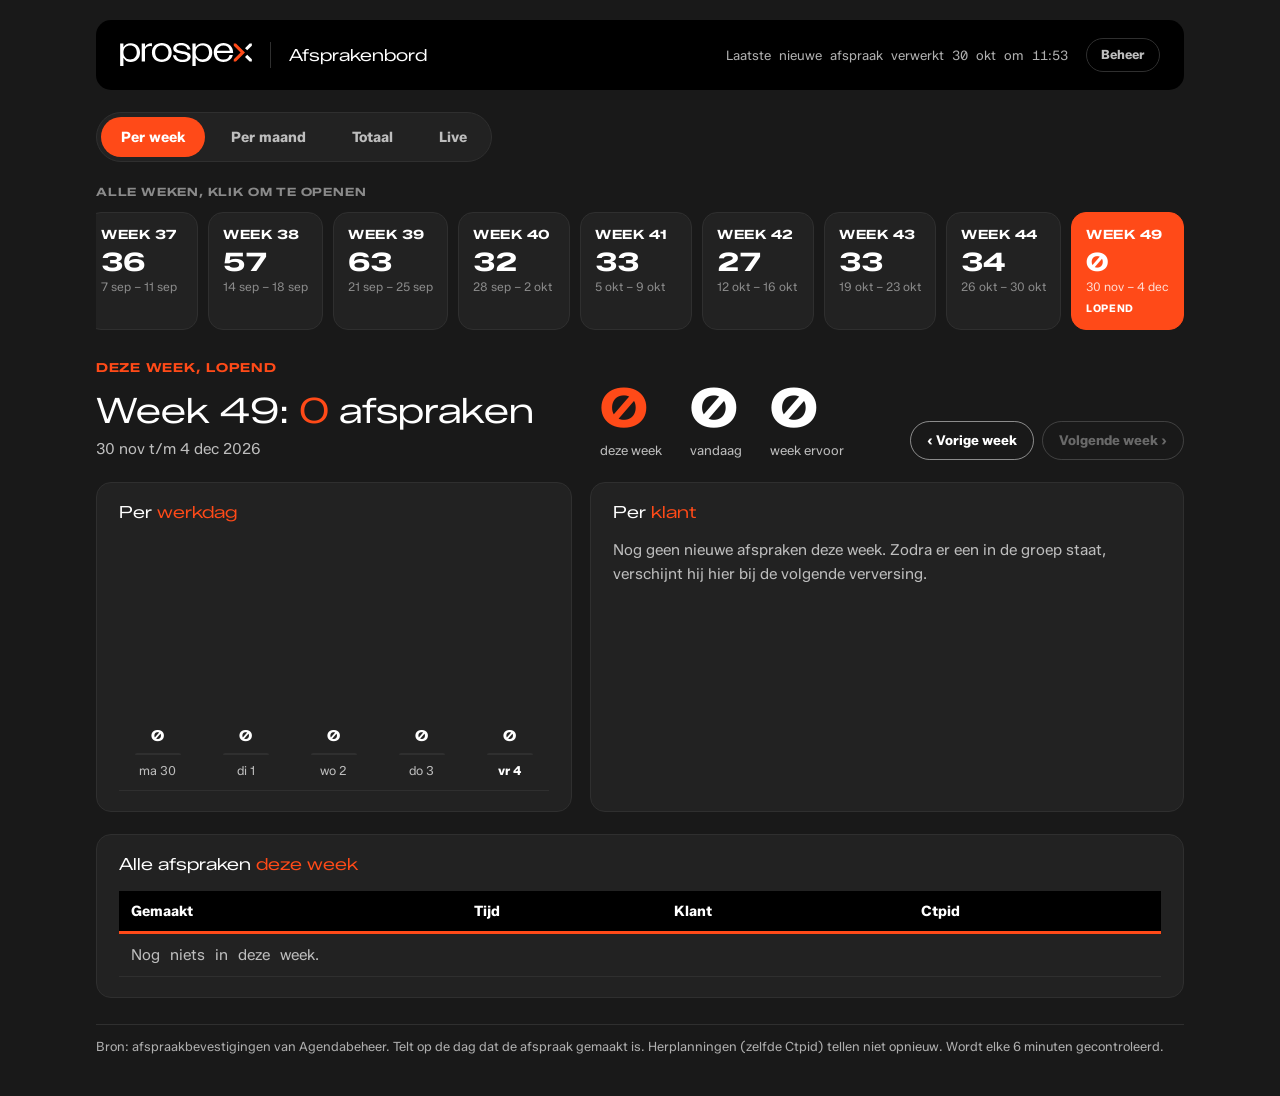
<file: index.html>
<!doctype html><html lang="nl"><head><meta charset="utf-8"><meta name="viewport" content="width=device-width,initial-scale=1,viewport-fit=cover"><meta name="robots" content="noindex,nofollow"><meta http-equiv="refresh" content="300"><title>Afsprakenbord Prospex</title>
<style>
/* ============================================================================
   Prospex Design System v1.0 (2026-09-29)
   Self-contained huisstijl voor alles wat Claude voor Prospex maakt: rapporten,
   one-pagers, dashboards, panelen, landingspagina's. Logo zit ingebakken als SVG.
   Gebruik: zet de VOLLEDIGE inhoud van dit bestand inline in een <style> in de
   <head>, zet class="prospex" op de <body> (licht, voor documenten en print) of
   class="prospex prospex-dark" (donker, de look van prospex.nl).
   Herkomst van elke waarde: live site www.prospex.nl, uitgelezen 2026-09-29.
   Fonts: koppen in Owners Wide (Adobe Fonts, via jullie eigen Adobe-licentie),
   tekst in Zalando Sans (open licentie). Staat Owners Wide niet op de machine,
   dan valt de kop terug op Zalando Sans Expanded (open licentie, Google Fonts).
   ============================================================================ */
@import url('https://fonts.googleapis.com/css2?family=Zalando+Sans:ital,wght@0,400;0,700;1,400&family=Zalando+Sans+Expanded:wght@400;700;900&display=swap');

:root{
  --prospex-oranje:#FF4A18;
  --prospex-oranje-diep:#E43100;
  --prospex-oranje-licht:#FF724B;
  --prospex-oranje-tint:#FFE7DF;
  --prospex-zwart:#000000;
  --prospex-antraciet:#191919;
  --prospex-antraciet-2:#222222;
  --prospex-antraciet-3:#2F2F2F;
  --prospex-wit:#FFFFFF;
  --prospex-creme:#FDF0E1;
  --prospex-perzik:#FAD8B1;
  --prospex-inkt:#131313;
  --prospex-grijs:#3F3F3F;
  --prospex-grijs-licht:#AFAFAF;
  --prospex-lijn:#E6E6E6;
  --prospex-lijn-donker:#2F2F2F;
  --prospex-status-goed:#00A6A6;
  --prospex-status-aandacht:#F2C200;
  --prospex-status-risico:#D4148C;
  --prospex-font-kop:'Owners Wide','owners-wide','Zalando Sans Expanded','Arial Black',sans-serif;
  --prospex-font-body:'Zalando Sans','Owners','owners',system-ui,-apple-system,'Segoe UI',sans-serif;
  --prospex-radius:15px;
  --prospex-radius-groot:20px;
  --prospex-radius-klein:5px;
  --prospex-radius-pil:999px;
  --prospex-schaduw:0 1px 2px rgba(0,0,0,.06),0 8px 24px rgba(0,0,0,.08);
  --prospex-gloed:0 12px 36px rgba(255,74,24,.28);
}

/* ---------- Basis (licht: documenten, rapporten, print) ---------- */
body.prospex,.prospex{font-family:var(--prospex-font-body);color:var(--prospex-inkt);background:var(--prospex-wit);font-size:16px;line-height:1.55;-webkit-font-smoothing:antialiased;}
.prospex h1,.prospex h2,.prospex h3,.prospex h4{font-family:var(--prospex-font-kop);font-weight:400;line-height:1.15;letter-spacing:0;color:inherit;margin:1.4em 0 .5em;}
.prospex h1{font-size:2.1rem;}
.prospex h2{font-size:1.5rem;}
.prospex h3{font-size:1.15rem;}
.prospex h4{font-size:1rem;font-weight:700;}
.prospex h1 em,.prospex h2 em,.prospex h3 em,.prospex .prospex-display em{color:var(--prospex-oranje);font-style:normal;}
.prospex strong{font-weight:700;}
.prospex a{color:var(--prospex-oranje-diep);text-underline-offset:2px;}
.prospex code{font-family:ui-monospace,Menlo,monospace;font-size:.88em;background:var(--prospex-creme);padding:1px 5px;border-radius:var(--prospex-radius-klein);}
.prospex hr{border:0;border-top:1px solid var(--prospex-lijn);margin:2rem 0;}

/* ---------- Donker (de look van prospex.nl: panelen, dashboards, hero-pagina's) ---------- */
.prospex-dark,body.prospex.prospex-dark{background:var(--prospex-antraciet);color:var(--prospex-wit);}
.prospex-dark a{color:var(--prospex-oranje-licht);}
.prospex-dark code{background:var(--prospex-antraciet-3);color:#fff;}
.prospex-dark hr{border-top-color:var(--prospex-lijn-donker);}

/* ---------- Logo (SVG ingebakken) ---------- */
/* .prospex-logo = zwart woordmerk voor lichte achtergrond; .is-white = wit woordmerk voor donker.
   De chevron (de X) is altijd oranje. Nooit het favicon als logo gebruiken. */
.prospex-logo{display:inline-block;width:132px;height:24px;background:url([data-uri]) no-repeat left center;background-size:contain;vertical-align:middle;}
.prospex-logo.is-white,.prospex-dark .prospex-logo:not(.is-black){background-image:url([data-uri]);}
.prospex-logo.is-large{width:220px;height:39px;}

/* ---------- Header en footer ---------- */
.prospex-header{display:flex;align-items:center;gap:18px;padding:18px 24px;background:var(--prospex-zwart);color:#fff;border-radius:var(--prospex-radius);}
.prospex-header .prospex-logo{background-image:url([data-uri]);}
.prospex-header .prospex-title{font-family:var(--prospex-font-kop);font-size:1.05rem;margin:0;color:#fff;padding-left:18px;border-left:1px solid var(--prospex-lijn-donker);}
.prospex-header .prospex-meta{margin-left:auto;font-size:.82rem;color:var(--prospex-grijs-licht);text-align:right;}
.prospex-footer{margin-top:36px;padding-top:12px;border-top:1px solid var(--prospex-lijn);font-size:.8rem;color:var(--prospex-grijs);display:flex;gap:12px;align-items:center;}
.prospex-dark .prospex-footer{border-top-color:var(--prospex-lijn-donker);color:var(--prospex-grijs-licht);}

/* ---------- Display, eyebrow, cijfers ---------- */
.prospex .prospex-display{font-family:var(--prospex-font-kop);font-weight:700;text-transform:uppercase;font-size:clamp(2.2rem,5.5vw,4.4rem);line-height:1.02;margin:0 0 .35em;}
.prospex-eyebrow{display:block;font-family:var(--prospex-font-kop);font-weight:700;text-transform:uppercase;font-size:.78rem;letter-spacing:.06em;color:var(--prospex-oranje);margin:0 0 .8rem;}
.prospex-numeral{font-family:var(--prospex-font-kop);font-weight:700;font-size:clamp(2.4rem,6vw,4rem);line-height:1;color:var(--prospex-oranje);}
.prospex-stat{display:flex;flex-direction:column;gap:6px;}
.prospex-stat small{font-size:.9rem;color:inherit;opacity:.8;}

/* ---------- Opsomming met de chevron uit het logo ---------- */
.prospex ul.prospex-chevrons{list-style:none;padding-left:0;}
.prospex ul.prospex-chevrons li{position:relative;padding-left:22px;margin:.4em 0;}
.prospex ul.prospex-chevrons li::before{content:"";position:absolute;left:0;top:.38em;width:9px;height:14px;background:url([data-uri]) no-repeat center/contain;}

/* ---------- Knoppen (pil) ---------- */
.prospex-btn{box-sizing:border-box;display:inline-flex;align-items:center;justify-content:center;gap:.5em;font-family:var(--prospex-font-body);font-weight:700;font-size:.95rem;line-height:1;padding:14px 26px;border-radius:var(--prospex-radius-pil);border:1.5px solid transparent;cursor:pointer;text-decoration:none;transition:background .2s ease,color .2s ease,box-shadow .2s ease,transform .12s ease;}
.prospex-btn:hover{transform:translateY(-1px);}
.prospex-btn:focus-visible{outline:none;box-shadow:0 0 0 3px rgba(255,74,24,.4);}
.prospex-btn--primary{background:var(--prospex-oranje);color:#fff;}
.prospex-btn--primary:hover{background:var(--prospex-oranje-diep);color:#fff;box-shadow:var(--prospex-gloed);}
.prospex-btn--outline{background:transparent;color:var(--prospex-inkt);border-color:var(--prospex-inkt);}
.prospex-btn--outline:hover{background:var(--prospex-inkt);color:#fff;}
.prospex-dark .prospex-btn--outline{color:#fff;border-color:rgba(255,255,255,.7);}
.prospex-dark .prospex-btn--outline:hover{background:#fff;color:var(--prospex-zwart);}
.prospex-btn--ghost{background:transparent;color:var(--prospex-oranje-diep);}
.prospex-btn--ghost:hover{background:var(--prospex-oranje-tint);}
.prospex-btn[disabled],.prospex-btn.is-disabled{opacity:.45;pointer-events:none;}
/* Knoppen als <a>: de linkkleur mag niet winnen. */
.prospex a.prospex-btn{text-decoration:none;}
.prospex a.prospex-btn--primary,.prospex a.prospex-btn--primary:hover,.prospex-btn--primary:hover{color:#fff;}
.prospex a.prospex-btn--outline{color:var(--prospex-inkt);}
.prospex a.prospex-btn--outline:hover{color:#fff;}
.prospex a.prospex-btn--ghost{color:var(--prospex-oranje-diep);}
.prospex.prospex-dark a.prospex-btn--outline,.prospex .prospex-dark a.prospex-btn--outline,.prospex .prospex-hero a.prospex-btn--outline,.prospex-hero .prospex-btn--outline,.prospex .prospex-header a.prospex-btn--outline{color:#fff;border-color:rgba(255,255,255,.7);}
.prospex.prospex-dark a.prospex-btn--outline:hover,.prospex .prospex-dark a.prospex-btn--outline:hover,.prospex .prospex-hero a.prospex-btn--outline:hover,.prospex-hero .prospex-btn--outline:hover{background:#fff;color:var(--prospex-zwart);}
.prospex-hero code,.prospex-card--dark code,.prospex-header code{background:var(--prospex-antraciet-3);color:#fff;}

/* ---------- Badges ---------- */
.prospex-badge{display:inline-block;background:var(--prospex-oranje);color:#fff;border-radius:var(--prospex-radius-pil);padding:3px 11px;font-size:.74rem;font-weight:700;line-height:1.4;}
.prospex-badge--outline{background:transparent;color:var(--prospex-oranje-diep);border:1.5px solid var(--prospex-oranje);}
.prospex-badge--soft{background:var(--prospex-creme);color:var(--prospex-inkt);}
.prospex-badge--dark{background:var(--prospex-zwart);color:#fff;}
/* Status: altijd met tekstlabel, nooit alleen kleur. Oranje is merk, geen status. */
.prospex-status{display:inline-flex;align-items:center;gap:6px;border-radius:var(--prospex-radius-pil);padding:3px 11px;font-size:.74rem;font-weight:700;}
.prospex-status::before{content:"";width:8px;height:8px;border-radius:50%;background:currentColor;}
.prospex-status--goed{background:rgba(0,166,166,.14);color:#007A7A;}
.prospex-status--aandacht{background:rgba(242,194,0,.22);color:#6B5500;}
.prospex-status--risico{background:rgba(212,20,140,.13);color:#A00F69;}
.prospex-status--optioneel{background:rgba(0,0,0,.07);color:var(--prospex-grijs);}
.prospex-dark .prospex-status--goed{color:#3FD6D6;background:rgba(0,166,166,.22);}
.prospex-dark .prospex-status--aandacht{color:#FFD83D;background:rgba(242,194,0,.18);}
.prospex-dark .prospex-status--risico{color:#FF5CC0;background:rgba(212,20,140,.22);}
.prospex-dark .prospex-status--optioneel{color:#CFCFCF;background:rgba(255,255,255,.1);}

/* ---------- Kaarten ---------- */
.prospex-card{box-sizing:border-box;position:relative;background:var(--prospex-wit);border:1px solid var(--prospex-lijn);border-radius:var(--prospex-radius);padding:26px;box-shadow:var(--prospex-schaduw);}
.prospex-card--dark{background:var(--prospex-antraciet-2);border-color:var(--prospex-lijn-donker);color:#fff;box-shadow:none;}
.prospex-dark .prospex-card:not(.prospex-card--featured):not(.prospex-card--light){background:var(--prospex-antraciet-2);border-color:var(--prospex-lijn-donker);color:#fff;box-shadow:none;}
.prospex-card--featured{background:var(--prospex-oranje);border-color:transparent;color:#fff;box-shadow:var(--prospex-gloed);}
.prospex-card--featured h1,.prospex-card--featured h2,.prospex-card--featured h3,.prospex-card--featured em{color:#fff;}
.prospex-card--label{padding-top:52px;}
.prospex-card--label .prospex-card-label{position:absolute;top:0;left:0;background:var(--prospex-oranje);color:#fff;font-family:var(--prospex-font-kop);font-weight:700;text-transform:uppercase;font-size:.85rem;padding:8px 18px;border-radius:var(--prospex-radius) 0 var(--prospex-radius-groot) 0;}

/* ---------- Infopaneel ---------- */
.prospex-panel{box-sizing:border-box;background:var(--prospex-creme);border-left:4px solid var(--prospex-oranje);border-radius:var(--prospex-radius-klein);padding:16px 20px;color:var(--prospex-inkt);}
.prospex-dark .prospex-panel{background:var(--prospex-antraciet-3);color:#fff;}
.prospex-panel .prospex-eyebrow{margin-bottom:.4rem;}

/* ---------- Hero ---------- */
.prospex-hero{box-sizing:border-box;position:relative;background:var(--prospex-zwart);color:#fff;padding:64px 44px;border-radius:var(--prospex-radius);overflow:hidden;}
.prospex-hero h1,.prospex-hero .prospex-display{font-family:var(--prospex-font-kop);font-weight:700;text-transform:uppercase;font-size:clamp(2.2rem,5.5vw,4.4rem);line-height:1.02;color:#fff;margin:0 0 .35em;}
.prospex-hero h1 em,.prospex-hero .prospex-display em{color:var(--prospex-oranje);font-style:normal;}
.prospex-hero p{color:rgba(255,255,255,.78);max-width:56ch;}

/* ---------- Tabellen ---------- */
.prospex table{border-collapse:collapse;width:100%;font-size:.92rem;}
.prospex th{background:var(--prospex-zwart);color:#fff;font-weight:700;text-align:left;padding:9px 12px;border-bottom:3px solid var(--prospex-oranje);}
.prospex td{border-bottom:1px solid var(--prospex-lijn);padding:9px 12px;vertical-align:top;}
.prospex tr:nth-child(even) td{background:#FAFAFA;}
.prospex-dark td{border-bottom-color:var(--prospex-lijn-donker);}
.prospex-dark tr:nth-child(even) td{background:rgba(255,255,255,.03);}

/* ---------- Print ---------- */
@media print{
  .prospex{font-size:10.5pt;}
  .prospex-card,.prospex-panel,.prospex-hero,table,tr{break-inside:avoid;}
  .prospex h2,.prospex h3{break-after:avoid;}
}

</style>
<style>
/* Layout: zwarte kopbalk, weekstrook als navigatie, daaronder de gekozen week: totaal, per dag, per klant, lijst. */
:root{
  --bg:#191919; --vlak:#222222; --vlak-2:#2F2F2F; --lijn:#2F2F2F;
  --tekst:#FFFFFF; --tekst-2:#BDBDBD; --tekst-3:#8A8A8A;
  --accent:#FF4A18; --accent-zacht:rgba(255,74,24,.16);
  --risico:#FF5CC0;
  color-scheme:dark;
}
html,body{background:var(--bg);}
[hidden]{display:none!important}
.tabs{display:flex;gap:6px;padding:4px;background:var(--vlak);border:1px solid var(--lijn);border-radius:999px;align-self:flex-start;}
.tabs button{font:inherit;font-weight:700;font-size:.9rem;color:var(--tekst-2);background:transparent;border:0;border-radius:999px;padding:9px 20px;cursor:pointer;}
.tabs button[aria-selected="true"]{background:var(--accent);color:#fff;}
.tabs button:focus-visible{outline:none;box-shadow:0 0 0 3px rgba(255,74,24,.45);}
.views{display:flex;flex-direction:column;gap:22px;}
.kpis{display:grid;grid-template-columns:repeat(auto-fit,minmax(160px,1fr));gap:12px;}
.kpi{display:flex;flex-direction:column;gap:6px;padding:16px 18px;background:var(--vlak);border:1px solid var(--lijn);border-radius:var(--prospex-radius);min-width:0;}
.kpi b{font-family:var(--prospex-font-kop);font-weight:700;font-size:clamp(1.8rem,4vw,2.6rem);line-height:1;font-variant-numeric:tabular-nums;}
.kpi b.oranje{color:var(--accent);}
.kpi span{font-size:.82rem;color:var(--tekst-2);}
.wekenchart-wrap{overflow-x:auto;}
.wekenchart{display:grid;grid-auto-flow:column;grid-auto-columns:minmax(14px,1fr);gap:4px;align-items:end;height:200px;min-width:560px;padding-top:18px;}
.wk-kol{display:flex;flex-direction:column;justify-content:flex-end;align-items:center;gap:4px;height:100%;cursor:pointer;}
.wk-kol .bar{width:100%;background:var(--accent);border-radius:3px 3px 0 0;min-height:2px;}
.wk-kol.nu .bar{background:#FF8A66;}
.wk-kol:hover .bar{filter:brightness(1.15);}
.wk-kol .lbl{font-size:.62rem;color:var(--tekst-3);font-variant-numeric:tabular-nums;}
.maandchart{display:grid;grid-auto-flow:column;grid-auto-columns:minmax(36px,1fr);gap:10px;align-items:end;height:220px;padding-top:22px;overflow-x:auto;}
.m-kol{display:flex;flex-direction:column;justify-content:flex-end;align-items:center;gap:6px;height:100%;cursor:pointer;min-width:36px;}
.m-kol .bar{width:70%;background:var(--vlak-2);border-radius:4px 4px 0 0;min-height:2px;}
.m-kol.sel .bar{background:var(--accent);}
.m-kol:hover .bar{filter:brightness(1.25);}
.m-kol .n{font-family:var(--prospex-font-kop);font-weight:700;font-size:.85rem;font-variant-numeric:tabular-nums;}
.m-kol .lbl{font-size:.75rem;color:var(--tekst-2);}
.m-kol.sel .lbl{color:var(--tekst);font-weight:700;}
.paneelkop{display:flex;flex-wrap:wrap;align-items:center;justify-content:space-between;gap:8px 16px;}
.legenda{display:flex;gap:14px;flex-wrap:wrap;font-size:.8rem;color:var(--tekst-2);}
.legenda span{display:inline-flex;align-items:center;gap:6px;}
.legenda i{width:12px;height:12px;border-radius:3px;display:inline-block;}
.lijnchart svg{width:100%;height:auto;display:block;}
.vergelijk{display:flex;flex-direction:column;gap:10px;}
.vg{display:grid;grid-template-columns:minmax(90px,160px) minmax(0,1fr) 4.5em;align-items:center;gap:12px;}
.vg .naam{font-size:.92rem;overflow:hidden;text-overflow:ellipsis;white-space:nowrap;}
.vg .sporen{display:flex;flex-direction:column;gap:3px;}
.vg .s1,.vg .s2{height:10px;border-radius:0 3px 3px 0;min-width:2px;}
.vg .s1{background:var(--accent);}
.vg .s2{background:#7A7A7A;}
.vg .cijfers{font-variant-numeric:tabular-nums;text-align:right;font-size:.82rem;line-height:1.25;}
.vg .cijfers b{font-family:var(--prospex-font-kop);font-size:.95rem;}
.vg .cijfers span{color:var(--tekst-3);display:block;}
.plus{color:#3FD6D6;} .min{color:#FF5CC0;}
.live-kop{display:flex;justify-content:space-between;align-items:flex-end;gap:12px 24px;flex-wrap:wrap;}
.live-kop h1{margin:0;font-size:clamp(1.1rem,2.6vh,2rem);}
.live-kop .prospex-eyebrow{margin-bottom:.3rem;}
.live-stats{display:flex;gap:28px;align-items:center;}
.geluid{font:inherit;font-weight:700;font-size:.85rem;color:var(--tekst);background:transparent;border:1.5px solid rgba(255,255,255,.45);border-radius:999px;padding:8px 16px;cursor:pointer;}
.geluid.aan{border-color:var(--goed,#3FD6D6);color:#3FD6D6;}
.geluid:focus-visible{outline:none;box-shadow:0 0 0 3px rgba(255,74,24,.45);}
.live-stats b{font-family:var(--prospex-font-kop);font-weight:700;font-size:clamp(1.6rem,4.5vh,3.2rem);line-height:1;font-variant-numeric:tabular-nums;}
.live-stats b.oranje{color:var(--accent);}
.live-stats span{font-size:.8rem;color:var(--tekst-2);}
.live-stats .stat{display:flex;flex-direction:column;gap:4px;align-items:flex-end;}
.live-grid{display:grid;grid-template-columns:minmax(0,1fr) minmax(0,1fr);grid-auto-flow:column;column-gap:28px;row-gap:clamp(4px,.8vh,10px);}
.live-rij{display:grid;grid-template-columns:2.2em minmax(90px,11em) minmax(0,1fr) 2.4em auto;align-items:center;gap:12px;min-height:0;overflow:hidden;padding:0 10px;border-radius:10px;background:var(--vlak);border:1px solid var(--lijn);transition:border-color .3s,box-shadow .3s;}
.live-rij.flits{border-color:var(--accent);box-shadow:0 0 0 3px rgba(255,74,24,.35),0 10px 30px rgba(255,74,24,.35);}
.live-rij .rang{font-family:var(--prospex-font-kop);font-weight:700;color:var(--tekst-3);font-size:clamp(.8rem,1.9vh,1.2rem);font-variant-numeric:tabular-nums;}
.live-rij.top .rang{color:var(--accent);}
.live-rij .naam{font-family:var(--prospex-font-kop);font-weight:700;font-size:clamp(.8rem,2.1vh,1.35rem);overflow:hidden;text-overflow:ellipsis;white-space:nowrap;}
.live-rij .spoor{height:clamp(8px,1.8vh,22px);background:var(--vlak-2);border-radius:999px;overflow:hidden;}
.live-rij .vul{height:100%;background:var(--accent);border-radius:999px;transition:width .5s cubic-bezier(.2,1.2,.4,1);}
.live-rij .n{font-family:var(--prospex-font-kop);font-weight:700;font-size:clamp(1rem,3vh,2rem);text-align:right;font-variant-numeric:tabular-nums;}
.live-rij .n.nul{color:var(--tekst-3);}
.live-knoppen{display:flex;gap:6px;align-items:center;}
.live-knoppen button{font:inherit;font-weight:700;height:clamp(22px,4.4vh,54px);width:clamp(22px,4.4vh,54px);border-radius:50%;cursor:pointer;line-height:1;display:grid;place-content:center;padding:0;}
.live-knoppen .plus{background:var(--accent);color:#fff;border:0;font-size:clamp(1rem,2.6vh,1.8rem);}
.live-knoppen .plus:active{transform:scale(.92);}
.live-knoppen .min{background:transparent;color:var(--tekst-2);border:1.5px solid var(--lijn);font-size:clamp(.9rem,2vh,1.3rem);height:clamp(18px,3.4vh,42px);width:clamp(18px,3.4vh,42px);}
.live-knoppen button:focus-visible{outline:none;box-shadow:0 0 0 3px rgba(255,74,24,.45);}
/* Live-modus: alles op één scherm, geen scrollen */
body.live-modus .wrap{max-width:none;height:100vh;height:100dvh;box-sizing:border-box;padding-inline:clamp(16px,2vw,40px);padding-block:12px;gap:12px;overflow:hidden;}
body.live-modus .prospex-footer{display:none;}
body.live-modus #view-live{flex:1;min-height:0;display:flex;flex-direction:column;gap:12px;}
body.live-modus #view-live[hidden]{display:none;}
body.live-modus .live-grid{flex:1;min-height:0;}
@media (max-width:760px){
  body.live-modus .wrap{height:auto;overflow:visible;}
  .live-grid{grid-template-columns:minmax(0,1fr);grid-auto-flow:row;}
  .live-rij{height:56px;}
}
#confetti{position:fixed;inset:0;pointer-events:none;z-index:50;}
.juich{position:fixed;left:50%;top:38%;transform:translate(-50%,-50%) scale(.6);background:rgba(0,0,0,.78);padding:.35em .7em .4em;border-radius:24px;border:2px solid rgba(255,74,24,.6);box-shadow:0 20px 60px rgba(0,0,0,.6);max-width:90vw;font-family:var(--prospex-font-kop);font-weight:700;font-size:clamp(2.4rem,8vw,6rem);color:#fff;text-shadow:0 8px 40px rgba(255,74,24,.8);opacity:0;pointer-events:none;z-index:51;text-align:center;transition:opacity .25s,transform .35s cubic-bezier(.2,1.4,.4,1);}
.juich.aan{opacity:1;transform:translate(-50%,-50%) scale(1);}
.juich small{display:block;font-size:.42em;color:var(--accent);margin-top:.25em;}
@media (prefers-reduced-motion:reduce){.juich{transition:none;}}
.beheer-knop{font:inherit;font-size:.8rem;font-weight:700;color:var(--tekst-2);background:transparent;border:1px solid var(--lijn-donker,#2F2F2F);border-radius:999px;padding:6px 14px;cursor:pointer;}
.beheer-knop:hover{color:#fff;border-color:#fff;}
.beheer{position:fixed;inset:0;background:rgba(0,0,0,.65);display:grid;place-items:center;z-index:60;padding:16px;}
.beheer-doos{box-sizing:border-box;width:min(560px,100%);max-height:90vh;overflow:auto;background:var(--vlak);border:1px solid var(--lijn);border-radius:var(--prospex-radius);padding:22px;display:flex;flex-direction:column;gap:14px;}
.beheer-kop{display:flex;justify-content:space-between;align-items:center;}
.beheer-kop h2{margin:0;font-size:1.2rem;}
.beheer .sluit{font:inherit;font-size:1.6rem;line-height:1;background:none;border:0;color:var(--tekst-2);cursor:pointer;}
.beheer-login,.beheer-nieuw{display:flex;flex-direction:column;gap:8px;}
.beheer label{font-size:.82rem;color:var(--tekst-2);}
.beheer input{font:inherit;color:var(--tekst);background:#141414;border:1px solid var(--lijn);border-radius:8px;padding:10px 12px;min-width:0;}
.beheer input:focus{outline:none;border-color:var(--accent);}
.beheer .rij{display:flex;gap:8px;}
.beheer .rij input{flex:1;}
.beheer-fout{margin:0;color:#FF5CC0;font-size:.85rem;}
.beheer-uitleg{margin:0;color:var(--tekst-3);font-size:.82rem;}
.beheer h3{margin:8px 0 6px;font-size:.9rem;color:var(--tekst-2);}
.beheer-lijst{display:flex;flex-direction:column;gap:6px;}
.beheer-item{display:flex;justify-content:space-between;align-items:center;gap:10px;padding:8px 12px;background:#1b1b1b;border-radius:8px;}
.beheer-item span{overflow:hidden;text-overflow:ellipsis;white-space:nowrap;}
.beheer-item small{color:var(--tekst-3);}
.beheer-item button{font:inherit;font-size:.8rem;font-weight:700;border-radius:999px;padding:5px 12px;cursor:pointer;background:transparent;color:var(--tekst-2);border:1px solid var(--lijn);}
.beheer-item button.weg:hover{color:#FF5CC0;border-color:#FF5CC0;}
.beheer-item button.terug:hover{color:#3FD6D6;border-color:#3FD6D6;}
.meer{align-self:flex-start;font:inherit;font-size:.82rem;font-weight:700;color:var(--tekst);background:transparent;border:1.5px solid rgba(255,255,255,.45);border-radius:999px;padding:6px 14px;cursor:pointer;}
.meer:hover{background:#fff;color:#000;}
body{margin:0;}
.wrap{box-sizing:border-box;max-width:1120px;margin:0 auto;padding-inline:16px;padding-block:20px 40px;display:flex;flex-direction:column;gap:22px;}
.prospex-header{flex-wrap:wrap;row-gap:8px;}
.prospex-header .prospex-meta{font-variant-numeric:tabular-nums;}
.eyebrow{font-family:var(--prospex-font-kop);font-weight:700;text-transform:uppercase;font-size:.72rem;letter-spacing:.07em;color:var(--tekst-3);margin:0;}

/* Weekstrook */
.weken{display:flex;gap:10px;overflow-x:auto;padding-bottom:6px;scroll-snap-type:x proximity;}
.week{flex:0 0 auto;scroll-snap-align:end;box-sizing:border-box;min-width:112px;display:flex;flex-direction:column;gap:4px;align-items:flex-start;padding:12px 14px;border-radius:var(--prospex-radius);border:1px solid var(--lijn);background:var(--vlak);color:var(--tekst);font:inherit;text-align:left;cursor:pointer;transition:border-color .15s,background .15s;}
.week:hover{border-color:var(--tekst-3);}
.week:focus-visible{outline:none;box-shadow:0 0 0 3px rgba(255,74,24,.45);}
.week .wk{font-family:var(--prospex-font-kop);font-weight:700;font-size:.8rem;text-transform:uppercase;letter-spacing:.04em;}
.week .wn{font-family:var(--prospex-font-kop);font-weight:700;font-size:1.6rem;line-height:1;font-variant-numeric:tabular-nums;}
.week .wd{font-size:.75rem;color:var(--tekst-3);}
.week[aria-current="true"]{background:var(--accent);border-color:var(--accent);}
.week[aria-current="true"] .wd{color:rgba(255,255,255,.8);}
.week .nu{font-size:.66rem;font-weight:700;text-transform:uppercase;letter-spacing:.06em;color:var(--accent);}
.week[aria-current="true"] .nu{color:#fff;}

/* Kop van de gekozen week */
.weekkop{display:flex;flex-wrap:wrap;align-items:flex-end;justify-content:space-between;gap:16px 32px;}
.weekkop h1{margin:0;font-size:clamp(1.5rem,3.4vw,2.2rem);text-wrap:balance;}
.weekkop .sub{margin:.35rem 0 0;color:var(--tekst-2);font-size:.95rem;}
.stats{display:flex;gap:28px;flex-wrap:wrap;}
.stat{display:flex;flex-direction:column;gap:4px;}
.stat b{font-family:var(--prospex-font-kop);font-weight:700;font-size:clamp(2.2rem,5vw,3.4rem);line-height:1;font-variant-numeric:tabular-nums;}
.stat b.oranje{color:var(--accent);}
.stat span{font-size:.82rem;color:var(--tekst-2);}
.nav{display:flex;gap:8px;}
.nav button{font:inherit;font-weight:700;font-size:.85rem;color:var(--tekst);background:transparent;border:1.5px solid rgba(255,255,255,.5);border-radius:999px;padding:8px 16px;cursor:pointer;}
.nav button:hover:not([disabled]){background:#fff;color:#000;}
.nav button[disabled]{opacity:.35;cursor:default;}
.nav button:focus-visible{outline:none;box-shadow:0 0 0 3px rgba(255,74,24,.45);}

/* Twee panelen */
.grid{display:grid;grid-template-columns:minmax(0,1fr) minmax(0,1.25fr);gap:18px;}
@media (max-width:820px){.grid{grid-template-columns:minmax(0,1fr);}}
.paneel{box-sizing:border-box;background:var(--vlak);border:1px solid var(--lijn);border-radius:var(--prospex-radius);padding:20px 22px;display:flex;flex-direction:column;gap:16px;min-width:0;}
.paneel h2{margin:0;font-size:1.05rem;}

/* Per werkdag: kolommen */
.dagen{position:relative;display:grid;grid-template-columns:repeat(5,minmax(0,1fr));gap:10px;align-items:end;height:220px;padding-top:22px;}
.dag{display:flex;flex-direction:column;align-items:center;justify-content:flex-end;gap:6px;height:100%;cursor:default;}
.dag .bar{width:min(46px,70%);background:var(--accent);border-radius:4px 4px 0 0;min-height:2px;transition:height .3s ease;}
.dag .bar.leeg{background:var(--vlak-2);}
.dag .n{font-family:var(--prospex-font-kop);font-weight:700;font-size:.95rem;font-variant-numeric:tabular-nums;}
.dag .lbl{font-size:.78rem;color:var(--tekst-2);text-align:center;}
.dag.vandaag .lbl{color:var(--tekst);font-weight:700;}
.dag.toekomst .n{color:var(--tekst-3);}
.as{border-top:1px solid var(--lijn);margin-top:-6px;}

/* Per klant: horizontale balken */
.klanten{display:flex;flex-direction:column;gap:9px;}
.klant{display:grid;grid-template-columns:minmax(90px,160px) minmax(0,1fr) 2.2em;align-items:center;gap:12px;}
.klant .naam{font-size:.92rem;overflow:hidden;text-overflow:ellipsis;white-space:nowrap;}
.klant .spoor{height:14px;}
.klant .vul{height:100%;background:var(--accent);border-radius:0 4px 4px 0;min-width:3px;}
.klant .aantal{font-family:var(--prospex-font-kop);font-weight:700;text-align:right;font-variant-numeric:tabular-nums;}

/* Lijst */
.lijst-wrap{overflow-x:auto;}
.prospex .lijst{font-size:.9rem;}
.prospex .lijst th{background:#000;}
.prospex .lijst td{font-variant-numeric:tabular-nums;}
.prospex-dark .lijst tr:nth-child(even) td{background:rgba(255,255,255,.03);}
.afgekeurd td{color:var(--tekst-3);}
.afgekeurd td.k{text-decoration:line-through;}
.chip{display:inline-block;font-size:.72rem;font-weight:700;border-radius:999px;padding:2px 9px;white-space:nowrap;}
.chip.telt{background:rgba(0,166,166,.22);color:#3FD6D6;}
.chip.af{background:rgba(212,20,140,.22);color:var(--risico);}

.leeg-staat{color:var(--tekst-2);font-size:.95rem;margin:0;}
.tip{position:fixed;pointer-events:none;background:#000;color:#fff;border:1px solid var(--lijn);border-radius:8px;padding:8px 10px;font-size:.8rem;line-height:1.4;max-width:240px;z-index:10;}
.prospex-footer{margin-top:4px;}
@media (prefers-reduced-motion:reduce){.dag .bar{transition:none;}}
</style>

</head><body><div class="prospex prospex-dark">
<div class="wrap">
  <header class="prospex-header">
    <span class="prospex-logo"></span>
    <p class="prospex-title">Afsprakenbord</p>
    <div class="prospex-meta" id="meta">&nbsp;</div>
    <button type="button" class="beheer-knop" id="beheer-knop">Beheer</button>
  </header>

  <div class="tabs" role="tablist" aria-label="Weergave">
    <button type="button" role="tab" id="tab-week" aria-selected="true">Per week</button>
    <button type="button" role="tab" id="tab-maand" aria-selected="false">Per maand</button>
    <button type="button" role="tab" id="tab-totaal" aria-selected="false">Totaal</button>
    <button type="button" role="tab" id="tab-live" aria-selected="false">Live</button>
  </div>

  <div id="view-week" class="views">
  <section aria-label="Weken">
    <p class="eyebrow" style="margin-bottom:10px">Alle weken, klik om te openen</p>
    <div class="weken" id="weken"></div>
  </section>

  <section class="weekkop">
    <div>
      <span class="prospex-eyebrow" id="wk-eyebrow">Deze week</span>
      <h1 id="wk-titel">Nieuwe <em>afspraken</em></h1>
      <p class="sub" id="wk-sub">&nbsp;</p>
    </div>
    <div class="stats">
      <div class="stat"><b class="oranje" id="st-week">0</b><span>deze week</span></div>
      <div class="stat"><b id="st-vandaag">0</b><span id="st-vandaag-l">vandaag</span></div>
      <div class="stat"><b id="st-vorige">0</b><span>week ervoor</span></div>
    </div>
    <div class="nav">
      <button type="button" id="vorige">‹ Vorige week</button>
      <button type="button" id="volgende">Volgende week ›</button>
    </div>
  </section>

  <div class="grid">
    <section class="paneel">
      <h2>Per <em>werkdag</em></h2>
      <div class="dagen" id="dagen"></div>
      <div class="as"></div>
    </section>
    <section class="paneel">
      <h2>Per <em>klant</em></h2>
      <div class="klanten" id="klanten"></div>
    </section>
  </div>


  <section class="paneel">
    <h2 id="lijst-kop">Alle afspraken <em>deze week</em></h2>
    <div class="lijst-wrap">
      <table class="lijst">
        <thead><tr><th>Gemaakt</th><th>Tijd</th><th>Klant</th><th>Ctpid</th></tr></thead>
        <tbody id="lijst"></tbody>
      </table>
    </div>
  </section>

  </div>

  <div id="view-maand" class="views" hidden>
    <section aria-label="Maanden">
      <p class="eyebrow" style="margin-bottom:10px">Alle maanden, klik om te openen</p>
      <div class="weken" id="maanden"></div>
    </section>
    <section class="weekkop">
      <div>
        <span class="prospex-eyebrow" id="m-eyebrow">Deze maand</span>
        <h1 id="m-titel">Maand</h1>
        <p class="sub" id="m-sub">&nbsp;</p>
      </div>
    </section>
    <div class="kpis">
      <div class="kpi"><b class="oranje" id="mk-tot">0</b><span id="mk-tot-l">afspraken</span></div>
      <div class="kpi"><b id="mk-delta">0</b><span id="mk-delta-l">tegenover vorige maand</span></div>
      <div class="kpi"><b id="mk-dag">0</b><span>gemiddeld per werkdag</span></div>
      <div class="kpi"><b id="mk-klant" style="font-size:clamp(1.2rem,2.6vw,1.6rem)">-</b><span id="mk-klant-l">meeste afspraken</span></div>
    </div>
    <section class="paneel">
      <h2>Per <em>maand</em></h2>
      <div class="maandchart" id="maandchart"></div>
    </section>
    <section class="paneel">
      <div class="paneelkop"><h2>Opbouw <em>door de maand</em></h2><div class="legenda" id="lijn-legenda"></div></div>
      <div id="lijnchart" class="lijnchart"></div>
      <p class="leeg-staat" style="font-size:.82rem">Opgeteld per dag. Zo zie je of je voor of achter loopt op vorige maand.</p>
    </section>
    <section class="paneel">
      <div class="paneelkop"><h2>Per klant, <em>vergeleken</em></h2><div class="legenda" id="klant-legenda"></div></div>
      <div class="vergelijk" id="vergelijk"></div>
      <button type="button" class="meer" id="meer-vergelijk" hidden>Toon alle klanten</button>
    </section>
  </div>

  <div id="view-live" class="views" hidden>
    <div class="live-kop">
      <div><span class="prospex-eyebrow" id="live-eyebrow">Live bord</span><h1>Afspraak <em>gemaakt?</em> Druk op plus</h1></div>
      <div class="live-stats"><button type="button" class="geluid" id="geluid-aan">Geluid aan</button><div class="stat"><b class="oranje" id="live-totaal">0</b><span>deze week</span></div><div class="stat"><b id="live-vandaag">0</b><span>vandaag</span></div></div>
    </div>
    <div class="live-grid" id="live-grid"></div>
  </div>

  <div id="view-totaal" class="views" hidden>
    <section class="weekkop">
      <div>
        <span class="prospex-eyebrow">Heel 2026</span>
        <h1 id="tot-titel">Totaal <em>afspraken</em></h1>
        <p class="sub" id="tot-sub">&nbsp;</p>
      </div>
    </section>
    <div class="kpis">
      <div class="kpi"><b class="oranje" id="k-totaal">0</b><span>afspraken in 2026</span></div>
      <div class="kpi"><b id="k-gem">0</b><span>gemiddeld per week</span></div>
      <div class="kpi"><b id="k-best">0</b><span id="k-best-l">beste week</span></div>
      <div class="kpi"><b id="k-maand">0</b><span id="k-maand-l">deze maand</span></div>
    </div>
    <section class="paneel">
      <h2>Per <em>week</em></h2>
      <div class="wekenchart-wrap"><div class="wekenchart" id="wekenchart"></div></div>
      <p class="leeg-staat" style="font-size:.82rem">Klik op een week om die te openen.</p>
    </section>
    <section class="paneel">
      <h2>Per <em>klant</em></h2>
      <div class="klanten" id="tot-klanten"></div>
      <button type="button" class="meer" id="meer-klanten" hidden>Toon alle klanten</button>
    </section>
  </div>

  <footer class="prospex-footer">
    <span>Bron: afspraakbevestigingen van Agendabeheer. Telt op de dag dat de afspraak gemaakt is. Herplanningen (zelfde Ctpid) tellen niet opnieuw. Wordt elke 6 minuten gecontroleerd.</span>
  </footer>
</div>
</div>
<div class="beheer" id="beheer" hidden>
  <div class="beheer-doos" role="dialog" aria-modal="true" aria-labelledby="beheer-titel">
    <div class="beheer-kop"><h2 id="beheer-titel">Klanten <em>beheren</em></h2><button type="button" class="sluit" id="beheer-sluit" aria-label="Sluiten">&times;</button></div>
    <form id="beheer-login" class="beheer-login" autocomplete="off">
      <label for="beheer-gebruiker">Gebruikersnaam</label><input id="beheer-gebruiker" type="text" autocomplete="off">
      <label for="beheer-ww">Wachtwoord</label><input id="beheer-ww" type="password" autocomplete="off">
      <button type="submit" class="prospex-btn prospex-btn--primary">Inloggen</button>
      <p class="beheer-fout" id="beheer-fout" hidden>Gebruikersnaam of wachtwoord klopt niet.</p>
    </form>
    <div id="beheer-inhoud" hidden>
      <form id="beheer-nieuw" class="beheer-nieuw"><label for="beheer-naam">Klant toevoegen</label><div class="rij"><input id="beheer-naam" type="text" placeholder="Bedrijfsnaam" autocomplete="off"><button type="submit" class="prospex-btn prospex-btn--primary">Toevoegen</button></div></form>
      <p class="beheer-uitleg">Verwijderen geldt vanaf deze week. In eerdere weken blijft de klant gewoon staan.</p>
      <div class="beheer-lijst" id="beheer-lijst"></div>
      <div id="beheer-weg-wrap"><h3>Verwijderde klanten</h3><div class="beheer-lijst" id="beheer-weg"></div></div>
    </div>
  </div>
</div>
<div class="tip" id="tip" hidden></div>
<canvas id="confetti"></canvas>
<div class="juich" id="juich">Afspraak!<small id="juich-klant"></small></div>

<script>
const DAGNAAM=["ma","di","wo","do","vr"];
const MAAND=["jan","feb","mrt","apr","mei","jun","jul","aug","sep","okt","nov","dec"];
let dagDocs={};       // datum -> [afspraken], gevuld uit DATA onderaan
let meta=null;
let gekozen=null;     // maandag (YYYY-MM-DD) van gekozen week

const pad=n=>String(n).padStart(2,"0");
const iso=d=>d.getFullYear()+"-"+pad(d.getMonth()+1)+"-"+pad(d.getDate());
const parse=s=>{const [y,m,d]=s.split("-").map(Number);return new Date(y,m-1,d);};
const maandag=d=>{const x=new Date(d.getFullYear(),d.getMonth(),d.getDate());x.setDate(x.getDate()-((x.getDay()+6)%7));return x;};
const plus=(d,n)=>{const x=new Date(d);x.setDate(x.getDate()+n);return x;};
function weeknr(d){const t=new Date(Date.UTC(d.getFullYear(),d.getMonth(),d.getDate()));const dn=(t.getUTCDay()+6)%7;t.setUTCDate(t.getUTCDate()-dn+3);const j=new Date(Date.UTC(t.getUTCFullYear(),0,4));return 1+Math.round(((t-j)/864e5-3+((j.getUTCDay()+6)%7))/7);}
const kort=d=>d.getDate()+" "+MAAND[d.getMonth()];
const telt=a=>a.status!=="afgekeurd";
const vandaag=()=>iso(new Date());
const huidigeMa=()=>iso(maandag(new Date()));

function afsprakenVanWeek(ma){
  const out=[];const m=parse(ma);
  for(let i=0;i<5;i++){const ds=iso(plus(m,i));(dagDocs[ds]||[]).forEach(a=>out.push({...a,datum:ds}));}
  return out;
}
function alleWeken(){
  const set=new Set([huidigeMa()]);
  Object.keys(dagDocs).forEach(ds=>set.add(iso(maandag(parse(ds)))));
  return [...set].sort();
}

function renderWeken(){
  const el=document.getElementById("weken");el.innerHTML="";
  const weken=alleWeken();const nu=huidigeMa();
  weken.forEach(ma=>{
    const m=parse(ma);const n=afsprakenVanWeek(ma).filter(telt).length;
    const b=document.createElement("button");b.type="button";b.className="week";
    b.setAttribute("aria-current",ma===gekozen?"true":"false");
    b.innerHTML=`<span class="wk">Week ${weeknr(m)}</span><span class="wn">${n}</span><span class="wd">${kort(m)} – ${kort(plus(m,4))}</span>`+(ma===nu?`<span class="nu">Lopend</span>`:"");
    b.addEventListener("click",()=>kies(ma));
    el.appendChild(b);
  });
  const act=el.querySelector('[aria-current="true"]');
  if(act) act.scrollIntoView({block:"nearest",inline:"nearest"});
}

function renderWeek(){
  const m=parse(gekozen);const nu=huidigeMa();const isNu=gekozen===nu;
  const items=afsprakenVanWeek(gekozen);const geteld=items.filter(telt);
  const vorige=afsprakenVanWeek(iso(plus(m,-7))).filter(telt).length;
  document.getElementById("wk-eyebrow").textContent=isNu?"Deze week, lopend":"Afgesloten week";
  document.getElementById("wk-titel").innerHTML=`Week ${weeknr(m)}: <em>${geteld.length}</em> ${geteld.length===1?"afspraak":"afspraken"}`;
  document.getElementById("wk-sub").textContent=`${kort(m)} t/m ${kort(plus(m,4))} ${plus(m,4).getFullYear()}`;
  document.getElementById("st-week").textContent=geteld.length;
  document.getElementById("st-week").nextElementSibling.textContent=isNu?"deze week":"in week "+weeknr(m);
  const vd=vandaag();const vdN=(dagDocs[vd]||[]).filter(telt).length;
  const stV=document.getElementById("st-vandaag");
  if(isNu){stV.textContent=vdN;document.getElementById("st-vandaag-l").textContent="vandaag";stV.parentElement.hidden=false;}
  else{stV.parentElement.hidden=true;}
  document.getElementById("st-vorige").textContent=vorige;
  document.getElementById("vorige").disabled=gekozen<=alleWeken()[0];
  document.getElementById("volgende").disabled=gekozen>=nu;
  document.querySelector(".paneel:last-of-type h2, section.paneel h2");

  // per werkdag
  const dEl=document.getElementById("dagen");dEl.innerHTML="";
  const perDag=[0,1,2,3,4].map(i=>{const ds=iso(plus(m,i));return {ds,lijst:(dagDocs[ds]||[]).filter(telt)};});
  const max=Math.max(4,...perDag.map(d=>d.lijst.length));
  perDag.forEach((d,i)=>{
    const dm=parse(d.ds);const toek=d.ds>vd;
    const div=document.createElement("div");div.className="dag"+(d.ds===vd?" vandaag":"")+(toek?" toekomst":"");
    const h=d.lijst.length?Math.max(4,d.lijst.length/max*150):2;
    div.innerHTML=`<span class="n">${toek?"–":d.lijst.length}</span><div class="bar${d.lijst.length?"":" leeg"}" style="height:${h}px"></div><span class="lbl">${DAGNAAM[i]} ${dm.getDate()}</span>`;
    const tel={};d.lijst.forEach(a=>tel[a.klant]=(tel[a.klant]||0)+1);
    const tipTekst=d.lijst.length?`<b>${DAGNAAM[i]} ${kort(dm)}: ${d.lijst.length}</b><br>`+Object.entries(tel).sort((a,b)=>b[1]-a[1]).map(([k,n])=>`${esc(k)} ${n}`).join("<br>"):`${DAGNAAM[i]} ${kort(dm)}: ${toek?"nog niet":"geen afspraken"}`;
    tip(div,tipTekst);
    dEl.appendChild(div);
  });

  // per klant
  const kEl=document.getElementById("klanten");kEl.innerHTML="";
  const tel={};geteld.forEach(a=>tel[a.klant]=(tel[a.klant]||0)+1);
  const rij=Object.entries(tel).sort((a,b)=>b[1]-a[1]||a[0].localeCompare(b[0]));
  if(!rij.length){kEl.innerHTML=`<p class="leeg-staat">${isNu?"Nog geen nieuwe afspraken deze week. Zodra er een in de groep staat, verschijnt hij hier bij de volgende verversing.":"Geen afspraken in deze week."}</p>`;}
  const kmax=rij.length?rij[0][1]:1;
  rij.forEach(([k,n])=>{
    const r=document.createElement("div");r.className="klant";
    r.innerHTML=`<span class="naam" title="${esc(k)}">${esc(k)}</span><div class="spoor"><div class="vul" style="width:${n/kmax*100}%"></div></div><span class="aantal">${n}</span>`;
    tip(r,`<b>${esc(k)}</b><br>${n} ${n===1?"afspraak":"afspraken"} in week ${weeknr(m)}`);
    kEl.appendChild(r);
  });

  // lijst
  document.getElementById("lijst-kop").innerHTML=isNu?"Alle afspraken <em>deze week</em>":`Alle afspraken <em>week ${weeknr(m)}</em>`;
  const tb=document.getElementById("lijst");tb.innerHTML="";
  const sorted=[...items].sort((a,b)=>(b.datum+b.tijd).localeCompare(a.datum+a.tijd));
  if(!sorted.length){tb.innerHTML=`<tr><td colspan="4" class="leeg-staat">Nog niets in deze week.</td></tr>`;}
  sorted.forEach(a=>{
    const d=parse(a.datum);const tr=document.createElement("tr");
    if(!telt(a)) tr.className="afgekeurd";
    tr.innerHTML=`<td>${DAGNAAM[(d.getDay()+6)%7]} ${kort(d)}</td><td>${esc(a.tijd||"")}</td><td class="k">${esc(a.klant)}</td><td>${esc(a.nummer||"")}</td>`;
    tb.appendChild(tr);
  });
}

function esc(s){return String(s).replace(/[&<>"]/g,c=>({"&":"&amp;","<":"&lt;",">":"&gt;",'"':"&quot;"}[c]));}
const tipEl=document.getElementById("tip");
function tip(el,html){
  el.addEventListener("mousemove",e=>{tipEl.innerHTML=html;tipEl.hidden=false;const x=Math.min(e.clientX+14,window.innerWidth-tipEl.offsetWidth-8);tipEl.style.left=x+"px";tipEl.style.top=(e.clientY+14)+"px";});
  el.addEventListener("mouseleave",()=>{tipEl.hidden=true;});
}

function kies(ma){
  gekozen=ma;
  try{history.replaceState(null,"","#w"+ma.replace(/-/g,""));}catch(e){}
  renderWeken();renderWeek();
}
document.getElementById("vorige").addEventListener("click",()=>{const w=alleWeken();const i=w.indexOf(gekozen);if(i>0)kies(w[i-1]);});
document.getElementById("volgende").addEventListener("click",()=>{const w=alleWeken();const i=w.indexOf(gekozen);if(i<w.length-1)kies(w[i+1]);});

function renderMeta(){
  const el=document.getElementById("meta");
  if(meta&&meta.laatsteRun){const [d,t]=meta.laatsteRun.split("T");el.textContent="Laatste nieuwe afspraak verwerkt "+kort(parse(d))+" om "+(t||"").slice(0,5);}
  else el.textContent="Nog niet bijgewerkt";
}

function startWeek(){
  const h=(location.hash||"").match(/^#w(\d{4})(\d{2})(\d{2})$/);
  return h?`${h[1]}-${h[2]}-${h[3]}`:huidigeMa();
}
gekozen=startWeek();
renderWeken();renderWeek();renderMeta();

const DATA={"laatsteRun": "2026-10-30T11:53", "dagen": {"2026-01-06": [{"id": "<918a9907-b0be-42f9-b3d5-7b4b1d5af3b0@prospex.nl>", "tijd": "13:15", "klant": "PLGGR", "profiel": "Wesley Regtuit", "nummer": "456", "status": "telt", "onderwerp": "9275b26868ed", "proj": "c92dcb2b"}, {"id": "<1e79075e-f9d2-4b85-a28e-c0409c525a82@prospex.nl>", "tijd": "14:08", "klant": "Evac", "profiel": "Boris Visser", "nummer": "315", "status": "telt", "onderwerp": "052f98c708ea", "proj": "86633655"}], "2026-01-09": [{"id": "<da8866c3-09c9-4684-9865-a5f862ae1860@prospex.nl>", "tijd": "13:35", "klant": "Evac", "profiel": "Boris Visser", "nummer": "400", "status": "telt", "onderwerp": "8d65cfe9cab2", "proj": "86633655"}, {"id": "<e6735204-1ca0-43f9-824e-d1045e4c1f37@prospex.nl>", "tijd": "14:25", "klant": "PLGGR", "profiel": "Wesley Regtuit", "nummer": "451", "status": "telt", "onderwerp": "b59c6109737b", "proj": "c92dcb2b"}, {"id": "<2527e3c8-2289-496d-856c-724a1b996f4e@prospex.nl>", "tijd": "14:42", "klant": "PLGGR", "profiel": "Wesley Regtuit", "nummer": "399", "status": "telt", "onderwerp": "1e7128e43c4d", "proj": "c92dcb2b"}], "2026-01-12": [{"id": "<21c1bc50-943e-4fd7-ad31-c3f398a5d76a@prospex.nl>", "tijd": "10:36", "klant": "PLGGR", "profiel": "Wesley Regtuit", "nummer": "457", "status": "telt", "onderwerp": "f8d8fb1b7b6c", "proj": "c92dcb2b"}, {"id": "<99a0a766-6388-4a41-9d9c-f18bbe13a93e@prospex.nl>", "tijd": "12:05", "klant": "Evac", "profiel": "Boris Visser", "nummer": "394", "status": "telt", "onderwerp": "7bdf3b2b494a", "proj": "86633655"}], "2026-01-13": [{"id": "<2a2928ae-bb77-460a-b3af-4ef6c753a331@prospex.nl>", "tijd": "09:20", "klant": "Evac", "profiel": "Boris Visser", "nummer": "204", "status": "telt", "onderwerp": "da0251c9965d", "proj": "86633655"}, {"id": "<789c4a76-fd43-43d0-b783-cad94653321a@prospex.nl>", "tijd": "13:20", "klant": "Evac", "profiel": "Boris Visser", "nummer": "331", "status": "telt", "onderwerp": "eef98c487ae3", "proj": "86633655"}, {"id": "<9d755f70-d5af-40ce-bf4a-9a87f72ce4a6@prospex.nl>", "tijd": "14:41", "klant": "Prospex", "profiel": "Pim Drupsteen", "nummer": "8575", "status": "telt", "onderwerp": "f24b1fc70c19", "proj": "096b5999"}], "2026-01-16": [{"id": "<44133a79-9746-4ba8-8a54-02bfbabaa4f1@prospex.nl>", "tijd": "09:37", "klant": "Evac", "profiel": "Boris Visser", "nummer": "328", "status": "telt", "onderwerp": "e79c02c1d4b6", "proj": "86633655"}, {"id": "<cce908e9-92a9-4226-b00b-7dba78b33f56@prospex.nl>", "tijd": "10:46", "klant": "Prospex", "profiel": "Pim Drupsteen", "nummer": "8685", "status": "telt", "onderwerp": "0b99206f4936", "proj": "096b5999"}, {"id": "<f9ce0cee-b2b1-47d7-bb3b-c34d5f0f3f3d@prospex.nl>", "tijd": "11:32", "klant": "PLGGR", "profiel": "Wesley Regtuit", "nummer": "415", "status": "telt", "onderwerp": "5d9e04dbe914", "proj": "c92dcb2b"}, {"id": "<4bf32ee3-906e-48da-8a0d-6a033b6e90a6@prospex.nl>", "tijd": "16:15", "klant": "Prospex", "profiel": "Pim", "nummer": "8165", "status": "telt", "onderwerp": "526868f29f47", "proj": "2bb3335d"}], "2026-01-19": [{"id": "<84067dd8-c20a-4d1a-b1f7-e1384e16278d@prospex.nl>", "tijd": "14:15", "klant": "PLGGR", "profiel": "Wesley Regtuit", "nummer": "432", "status": "telt", "onderwerp": "b95fcee3db9f", "proj": "c92dcb2b"}, {"id": "<5adbf319-5d88-4101-92c7-541bc7f57e3f@prospex.nl>", "tijd": "15:01", "klant": "PLGGR", "profiel": "Wesley Regtuit", "nummer": "458", "status": "telt", "onderwerp": "c5ed8a25baec", "proj": "c92dcb2b"}], "2026-01-20": [{"id": "<84ab8675-189b-44b8-b255-f6ded121ef4b@prospex.nl>", "tijd": "09:54", "klant": "SGS", "profiel": "Problem Owner", "nummer": "146", "status": "telt", "onderwerp": "5e8102f52332", "proj": "36013c6c"}, {"id": "<d10a52cf-b17d-4e09-9593-5f3fe4198bf8@prospex.nl>", "tijd": "10:44", "klant": "Nowy Styl", "profiel": "Nowy Styl", "nummer": "1790", "status": "telt", "onderwerp": "eaf2e3ad2bb9", "proj": "fb4233ba"}, {"id": "<e430a81b-d352-498e-9b8e-ee88be70615b@prospex.nl>", "tijd": "15:08", "klant": "Evac", "profiel": "Boris Visser", "nummer": "124", "status": "telt", "onderwerp": "391e74e7fe76", "proj": "86633655"}], "2026-01-21": [{"id": "<9f8e1ecc-a87a-49c3-8b57-04b7de4cea6f@prospex.nl>", "tijd": "10:32", "klant": "Elephant Parade", "profiel": "Citymarketing", "nummer": "193", "status": "telt", "onderwerp": "99b5126973cc", "proj": "b51ddbc7"}, {"id": "<f5d299b9-53db-4035-8e2d-30485bf171e8@prospex.nl>", "tijd": "11:09", "klant": "Elephant Parade", "profiel": "Citymarketing", "nummer": "201", "status": "telt", "onderwerp": "89dc0eb131a7", "proj": "b51ddbc7"}, {"id": "<4885cf3b-b242-4575-abf4-920096c69aa0@prospex.nl>", "tijd": "11:37", "klant": "Nowy Styl", "profiel": "Nowy Styl", "nummer": "1785", "status": "telt", "onderwerp": "ba25f43df24c", "proj": "fb4233ba"}, {"id": "<8f1660d9-425c-44d6-a032-ff81f0f08411@prospex.nl>", "tijd": "11:53", "klant": "Nowy Styl", "profiel": "Nowy Styl", "nummer": "1741", "status": "telt", "onderwerp": "29c251562cc9", "proj": "fb4233ba"}, {"id": "<a18bcafc-6a38-4fa8-b2ee-e3355e528a9b@prospex.nl>", "tijd": "16:46", "klant": "Worktobee", "profiel": "Dirk Jan Hildebrand", "nummer": "39", "status": "telt", "onderwerp": "73e394cd2e93", "proj": "6019560b"}, {"id": "<f7614009-27e3-4f05-b273-030138208804@prospex.nl>", "tijd": "17:11", "klant": "Worktobee", "profiel": "Dirk Jan Hildebrand", "nummer": "58", "status": "telt", "onderwerp": "732eff6f884b", "proj": "6019560b"}, {"id": "<b736d92d-62a5-4ff0-b20f-2ad0a32afa9d@prospex.nl>", "tijd": "17:21", "klant": "Worktobee", "profiel": "Dirk Jan Hildebrand", "nummer": "42", "status": "telt", "onderwerp": "6a29978790d2", "proj": "6019560b"}], "2026-01-22": [{"id": "<162aeca6-14af-41bb-9738-36bbd6284703@prospex.nl>", "tijd": "09:09", "klant": "Thorlux", "profiel": "Bram Dieltjens", "nummer": "1719", "status": "telt", "onderwerp": "aa130b45e1bd", "proj": "8c09aabb"}, {"id": "<9daaf231-e545-4cb1-89a4-a8f31126f244@prospex.nl>", "tijd": "09:12", "klant": "Evac", "profiel": "Boris Visser", "nummer": "419", "status": "telt", "onderwerp": "19ad665f0aec", "proj": "86633655"}, {"id": "<80b16957-0e74-4112-ba4d-d67623c01be0@prospex.nl>", "tijd": "10:15", "klant": "Elephant Parade", "profiel": "Citymarketing", "nummer": "242", "status": "telt", "onderwerp": "9978b1da71cb", "proj": "b51ddbc7"}, {"id": "<85f58c96-f5c6-43a8-a894-61104fe1b31e@prospex.nl>", "tijd": "16:05", "klant": "MAD-Quality", "profiel": "Ruud Kuil", "nummer": "72", "status": "telt", "onderwerp": "5d8b0b9fc581", "proj": "00253434"}], "2026-01-23": [{"id": "<4af2783a-c8ab-411a-bcb2-20e810657004@prospex.nl>", "tijd": "09:50", "klant": "MAD-Quality", "profiel": "Ruud Kuil", "nummer": "87", "status": "telt", "onderwerp": "a206a15c65b9", "proj": "00253434"}, {"id": "<cb00e575-15fb-4496-87a9-36ac0a577e99@prospex.nl>", "tijd": "10:14", "klant": "MAD-Quality", "profiel": "Ruud Kuil", "nummer": "90", "status": "telt", "onderwerp": "9ab7ec5d9367", "proj": "00253434"}, {"id": "<9c569195-d090-4724-bb91-6dd0ce5d0b3c@prospex.nl>", "tijd": "11:13", "klant": "PLGGR", "profiel": "Wesley Regtuit", "nummer": "464", "status": "telt", "onderwerp": "313f0d66de4e", "proj": "c92dcb2b"}, {"id": "<8ba75204-edfe-45e7-a03d-5bd284245449@prospex.nl>", "tijd": "11:45", "klant": "SGS", "profiel": "Problem Owner", "nummer": "139", "status": "telt", "onderwerp": "c4b1c342469f", "proj": "36013c6c"}], "2026-01-26": [{"id": "<de5808c1-7452-4aa1-bf8e-43ea7712f503@prospex.nl>", "tijd": "12:11", "klant": "Energyhouse", "profiel": "Nikolai de Breet", "nummer": "2725", "status": "telt", "onderwerp": "862cad84c2b6", "proj": "8140232b"}, {"id": "<6eef4936-27f5-4db6-b7ef-13ed6294d1e2@prospex.nl>", "tijd": "14:38", "klant": "KPMG", "profiel": "Alexander Noordeloos", "nummer": "12", "status": "telt", "onderwerp": "e13676ccbcd9", "proj": "695737a8"}, {"id": "<93de3188-17aa-45a8-b83b-74175336fec2@prospex.nl>", "tijd": "15:03", "klant": "KPMG", "profiel": "Alexander Noordeloos", "nummer": "14", "status": "telt", "onderwerp": "50f916f07ae8", "proj": "695737a8"}], "2026-01-27": [{"id": "<753770a2-9bca-46a7-a559-568ffb46a85e@prospex.nl>", "tijd": "11:08", "klant": "Pregis", "profiel": "Nederlands", "nummer": "1373", "status": "telt", "onderwerp": "0291d9ddb672", "proj": "289922cd"}, {"id": "<a1bd6b79-b0bd-4cba-8159-7d922eb4890e@prospex.nl>", "tijd": "11:20", "klant": "Prospex", "profiel": "Roy Moehring", "nummer": "9614", "status": "telt", "onderwerp": "a6248ffe6d6a", "proj": "39c0fc5f"}, {"id": "<ba4dcf56-04bc-43ea-860e-87b0baaf68c9@prospex.nl>", "tijd": "13:25", "klant": "Nowy Styl", "profiel": "Nowy Styl", "nummer": "1757", "status": "telt", "onderwerp": "0bca96a96109", "proj": "5ed79858"}, {"id": "<60f38f49-6d7d-43c6-af6e-9fb972e26ded@prospex.nl>", "tijd": "14:04", "klant": "Prospex", "profiel": "Roy Moehring", "nummer": "9571", "status": "telt", "onderwerp": "2cddac903311", "proj": "39c0fc5f"}, {"id": "<3b4de60c-d92e-423c-a74e-5c8016efb17c@prospex.nl>", "tijd": "15:07", "klant": "SGS", "profiel": "Problem Owner", "nummer": "175", "status": "telt", "onderwerp": "3a5198cc691b", "proj": "b0d70ce4"}], "2026-01-28": [{"id": "<d43fe499-589b-4a4c-990b-c612bad0453f@prospex.nl>", "tijd": "10:38", "klant": "KPMG", "profiel": "Alexander Noordeloos", "nummer": "24", "status": "telt", "onderwerp": "13eed4311250", "proj": "a30ed077"}, {"id": "<823d907f-afaf-4ae3-ae99-e71b2298ac05@prospex.nl>", "tijd": "11:36", "klant": "PLGGR", "profiel": "Wesley Regtuit", "nummer": "368", "status": "telt", "onderwerp": "2b5c80a97286", "proj": "a8611483"}, {"id": "<f9029676-c81d-480e-bddb-4ea93bd59c73@prospex.nl>", "tijd": "15:06", "klant": "Thorlux", "profiel": "Bram Dieltjens", "nummer": "1620", "status": "telt", "onderwerp": "7389c6525a19", "proj": "939141de"}, {"id": "<5ab21ea5-4d2d-42e6-bc55-acb200fbea21@prospex.nl>", "tijd": "15:34", "klant": "MAD-Quality", "profiel": "Ruud Kuil", "nummer": "121", "status": "telt", "onderwerp": "85ae23e7c256", "proj": "026428b8"}], "2026-01-29": [{"id": "<c407e6d8-f4af-4df3-86c6-970c8600921e@prospex.nl>", "tijd": "09:33", "klant": "Prospex", "profiel": "Roy Moehring", "nummer": "8665", "status": "telt", "onderwerp": "ad5d5240d2f0", "proj": "096b5999"}, {"id": "<5ae7558f-82c8-4aa4-bc5c-b7acaae710be@prospex.nl>", "tijd": "09:44", "klant": "Evac", "profiel": "Boris Visser", "nummer": "452", "status": "telt", "onderwerp": "4ff1ae191ea7", "proj": "cffa4d6c"}, {"id": "<2aa76bd9-075b-4851-b4f5-05595e6b528a@prospex.nl>", "tijd": "11:19", "klant": "Prospex", "profiel": "Roy Moehring", "nummer": "8689", "status": "telt", "onderwerp": "737418d86970", "proj": "096b5999"}, {"id": "<8fcd1a64-2d59-4d46-9d2b-bb19a6496664@prospex.nl>", "tijd": "11:23", "klant": "MAD-Quality", "profiel": "Ruud Kuil", "nummer": "133", "status": "telt", "onderwerp": "4fef4f4ed497", "proj": "026428b8"}, {"id": "<6c54eb50-14e2-48b4-8b51-0a4349426878@prospex.nl>", "tijd": "11:33", "klant": "Prospex", "profiel": "Roy Moehring", "nummer": "8697", "status": "telt", "onderwerp": "e36377c874dc", "proj": "096b5999"}, {"id": "<cce81259-4b55-4332-b729-8be49281a5be@prospex.nl>", "tijd": "11:52", "klant": "Prospex", "profiel": "Roy Moehring", "nummer": "8703", "status": "telt", "onderwerp": "f59776052f80", "proj": "096b5999"}, {"id": "<550f9e97-67e5-492d-ab0a-a0e0800ecfca@prospex.nl>", "tijd": "13:25", "klant": "Prospex", "profiel": "Roy Moehring", "nummer": "8661", "status": "telt", "onderwerp": "6f7dbf005f18", "proj": "096b5999"}, {"id": "<6ca06751-e2c7-43dd-856c-e59f8a57cb6e@prospex.nl>", "tijd": "14:26", "klant": "SGS", "profiel": "Problem Owner", "nummer": "148", "status": "telt", "onderwerp": "a48252ef4da4", "proj": "b0d70ce4"}, {"id": "<4048bd7d-0d04-45e3-827d-2d945985dda8@prospex.nl>", "tijd": "14:36", "klant": "Evac", "profiel": "Boris Visser", "nummer": "482", "status": "telt", "onderwerp": "20292557238e", "proj": "cffa4d6c"}, {"id": "<d7b20e11-1952-4a2a-ae36-b275b0c2d871@prospex.nl>", "tijd": "16:28", "klant": "KPMG", "profiel": "Alexander Noordeloos", "nummer": "30", "status": "telt", "onderwerp": "1d79dbb1ccbe", "proj": "a30ed077"}, {"id": "<33b90bc9-6d9d-4717-a9c2-ae4e8f82b826@prospex.nl>", "tijd": "16:36", "klant": "KPMG", "profiel": "Alexander Noordeloos", "nummer": "1", "status": "telt", "onderwerp": "c3eb5a9af6cb", "proj": "a30ed077"}, {"id": "<4a9cc4d2-9ba3-45ef-97f6-f69d70886737@prospex.nl>", "tijd": "16:48", "klant": "KPMG", "profiel": "Alexander Noordeloos", "nummer": "21", "status": "telt", "onderwerp": "46d4b95c0e18", "proj": "a30ed077"}], "2026-01-30": [{"id": "<63c3e03d-204e-4abe-af61-103ab61744c6@prospex.nl>", "tijd": "09:23", "klant": "Energyhouse", "profiel": "Nikolai de Breet", "nummer": "2473", "status": "telt", "onderwerp": "393cee2bcf66", "proj": "8140232b"}, {"id": "<6e24f239-bd71-4251-a1fb-d5780def49d7@prospex.nl>", "tijd": "10:52", "klant": "Hovingh", "profiel": "Wilfred", "nummer": "19", "status": "telt", "onderwerp": "22417dd266e0", "proj": "360bcb44"}, {"id": "<a00e6b57-b150-463c-8dd3-52442ff2b53f@prospex.nl>", "tijd": "12:49", "klant": "Nowy Styl", "profiel": "Nowy Styl", "nummer": "779", "status": "telt", "onderwerp": "527bed619d44", "proj": "7d1f5234"}, {"id": "<ac7ae2a8-f753-4cae-a05b-0438c364be1e@prospex.nl>", "tijd": "12:58", "klant": "Worktobee", "profiel": "Dirk Jan Hildebrand", "nummer": "213", "status": "telt", "onderwerp": "c686ae745a2b", "proj": "6019560b"}, {"id": "<efbbd28b-db76-48de-9cdb-8f2dbb32da54@prospex.nl>", "tijd": "13:10", "klant": "Thorlux", "profiel": "Bram Dieltjens", "nummer": "1073", "status": "telt", "onderwerp": "ab0c4c7178f6", "proj": "939141de"}, {"id": "<3aace0cf-090e-403c-8bee-be1bd0cd2e16@prospex.nl>", "tijd": "13:32", "klant": "Worktobee", "profiel": "Dirk Jan Hildebrand", "nummer": "227", "status": "telt", "onderwerp": "66046b455b20", "proj": "6019560b"}, {"id": "<1dd78c5c-e05d-4b1b-957e-a6ca17d9939a@prospex.nl>", "tijd": "13:53", "klant": "Worktobee", "profiel": "Dirk Jan Hildebrand", "nummer": "230", "status": "telt", "onderwerp": "45f1df05522a", "proj": "6019560b"}, {"id": "<60b6e6e0-e463-4861-8201-bf20f8590485@prospex.nl>", "tijd": "14:15", "klant": "PLGGR", "profiel": "Wesley Regtuit", "nummer": "340", "status": "telt", "onderwerp": "6b814928025c", "proj": "a8611483"}, {"id": "<a2077c29-2c77-4d83-a843-5be1fb71c21b@prospex.nl>", "tijd": "14:43", "klant": "Prospex", "profiel": "Roy Moehring", "nummer": "8655", "status": "telt", "onderwerp": "2513e0908dd3", "proj": "096b5999"}, {"id": "<6ebc027b-67ed-4069-b274-158130aa2afa@prospex.nl>", "tijd": "14:55", "klant": "KPMG", "profiel": "Alexander Noordeloos", "nummer": "5", "status": "telt", "onderwerp": "3859280bc41c", "proj": "a30ed077"}], "2026-02-02": [{"id": "<84035ae6-3839-4efd-b9a5-7c9705c719d0@prospex.nl>", "tijd": "11:04", "klant": "Energyhouse", "profiel": "Nikolai de Breet", "nummer": "3682", "status": "telt", "onderwerp": "085df27840c8", "proj": "8140232b"}, {"id": "<361332f9-a63c-4f28-9f4d-fb9f78d1250a@prospex.nl>", "tijd": "14:12", "klant": "KPMG", "profiel": "Alexander Noordeloos", "nummer": "6", "status": "telt", "onderwerp": "c037b5a1d91d", "proj": "a30ed077"}, {"id": "<7d6f29ba-7412-42d7-9df4-d4b9157cb1f9@prospex.nl>", "tijd": "15:14", "klant": "Evac", "profiel": "Boris Visser", "nummer": "447", "status": "telt", "onderwerp": "4eb74cf5a5e0", "proj": "cffa4d6c"}], "2026-02-03": [{"id": "<bb5de1a9-0cdb-42b3-a0d9-1d29140ac293@prospex.nl>", "tijd": "10:46", "klant": "SGS", "profiel": "Budget Owner", "nummer": "109", "status": "telt", "onderwerp": "a8495950f49f", "proj": "7e04fc53"}, {"id": "<d837f7f6-354a-40dc-836c-ccd77e62f161@prospex.nl>", "tijd": "11:06", "klant": "Prospex", "profiel": "Roy Moehring", "nummer": "9634", "status": "telt", "onderwerp": "8a2aa32b65db", "proj": "39c0fc5f"}, {"id": "<c361602b-0e5f-433c-a397-0f9487a44855@prospex.nl>", "tijd": "13:16", "klant": "Prospex", "profiel": "Roy Moehring", "nummer": "8638", "status": "telt", "onderwerp": "13a7c6d35010", "proj": "096b5999"}, {"id": "<c931ae5f-a98b-4af7-b2f6-4550936e3268@prospex.nl>", "tijd": "13:20", "klant": "SGS", "profiel": "Problem Owner", "nummer": "191", "status": "telt", "onderwerp": "a866503474e9", "proj": "b0d70ce4"}, {"id": "<8c395121-1c6b-4e7e-9868-637ed7ac81f7@prospex.nl>", "tijd": "13:22", "klant": "MAD-Quality", "profiel": "Ruud Kuil", "nummer": "175", "status": "telt", "onderwerp": "060aa6252172", "proj": "026428b8"}, {"id": "<fb315f6a-5dd8-4eed-aacf-9ed5ea218fa5@prospex.nl>", "tijd": "13:50", "klant": "Prospex", "profiel": "Roy Moehring", "nummer": "8501", "status": "telt", "onderwerp": "4f3150cc3cd0", "proj": "096b5999"}, {"id": "<7a59dffd-46c6-4d5d-8097-fdcdb7c5531b@prospex.nl>", "tijd": "13:53", "klant": "KPMG", "profiel": "Alexander Noordeloos", "nummer": "37", "status": "telt", "onderwerp": "50f448b5a43e", "proj": "a30ed077"}, {"id": "<ee8a3804-cdd8-4246-b1a3-1d8616ec8f61@prospex.nl>", "tijd": "14:35", "klant": "Prospex", "profiel": "Roy Moehring", "nummer": "8702", "status": "telt", "onderwerp": "e9f9d455abd2", "proj": "096b5999"}], "2026-02-04": [{"id": "<6d932092-db15-4441-a021-d96bde351b14@prospex.nl>", "tijd": "10:13", "klant": "Elephant Parade", "profiel": "Wethouders", "nummer": "79", "status": "telt", "onderwerp": "6b1c752309ba", "proj": "86bdc7b5"}, {"id": "<d0e91028-0714-49f9-b231-652391705060@prospex.nl>", "tijd": "11:58", "klant": "KPMG", "profiel": "Alexander Noordeloos", "nummer": "8", "status": "telt", "onderwerp": "e62123fc81f1", "proj": "a30ed077"}, {"id": "<2e5a4753-0a77-4262-8ff5-5ed0e8207d8e@prospex.nl>", "tijd": "13:09", "klant": "Worktobee", "profiel": "Dirk Jan Hildebrand", "nummer": "245", "status": "telt", "onderwerp": "c89607464818", "proj": "6019560b"}, {"id": "<b5e96e1d-f88a-4cc2-868b-3bec70d0298a@prospex.nl>", "tijd": "14:40", "klant": "Hovingh", "profiel": "Wilfred", "nummer": "78", "status": "telt", "onderwerp": "693874aad0a6", "proj": "360bcb44"}], "2026-02-05": [{"id": "<3a72b838-76b6-4f9c-bb62-ed52a9de1630@prospex.nl>", "tijd": "09:12", "klant": "Elephant Parade", "profiel": "Citymarketing", "nummer": "248", "status": "telt", "onderwerp": "341c1e177f3f", "proj": "b51ddbc7"}, {"id": "<fdca0206-ef41-48ca-979d-2029fafd5938@prospex.nl>", "tijd": "09:50", "klant": "Elephant Parade", "profiel": "Citymarketing", "nummer": "264", "status": "telt", "onderwerp": "af99e8e84b12", "proj": "b51ddbc7"}, {"id": "<3ff5e648-0a6d-4fab-8799-d6f68f325c45@prospex.nl>", "tijd": "10:20", "klant": "Elephant Parade", "profiel": "Citymarketing", "nummer": "275", "status": "telt", "onderwerp": "964b884fc035", "proj": "b51ddbc7"}, {"id": "<b730a66b-11c9-4b67-aa2f-700da65fb197@prospex.nl>", "tijd": "13:27", "klant": "Prospex", "profiel": "Roy Moehring", "nummer": "9520", "status": "telt", "onderwerp": "65442bb7a57e", "proj": "39c0fc5f"}], "2026-02-06": [{"id": "<e9dcc4a4-2c86-429d-8869-0bb12b646f44@prospex.nl>", "tijd": "09:17", "klant": "Prospex", "profiel": "Roy Moehring", "nummer": "3073", "status": "telt", "onderwerp": "efa18e800634", "proj": "7e1f0690"}, {"id": "<ccab7ef7-ec1b-4576-b7bb-6b939a98f8c0@prospex.nl>", "tijd": "10:48", "klant": "Prospex", "profiel": "Roy Beek", "nummer": "8009", "status": "telt", "onderwerp": "cbc46670c275", "proj": "40e796c7"}, {"id": "<d77ba1b1-2776-45e1-8078-7ee258e3470e@prospex.nl>", "tijd": "10:51", "klant": "Thorlux", "profiel": "Bram Dieltjens", "nummer": "1801", "status": "telt", "onderwerp": "84948dfbc606", "proj": "939141de"}, {"id": "<1f89406e-e776-4497-a6f3-e338e029ba94@prospex.nl>", "tijd": "13:35", "klant": "Thorlux", "profiel": "Bram Dieltjens", "nummer": "1803", "status": "telt", "onderwerp": "e915f37ac6f4", "proj": "939141de"}, {"id": "<c25b88c2-73f2-4450-961b-03614bf66949@prospex.nl>", "tijd": "14:30", "klant": "Prospex", "profiel": "Roy Beek", "nummer": "7950", "status": "telt", "onderwerp": "3ee4da58c4f7", "proj": "40e796c7"}], "2026-02-09": [{"id": "<bb3fc529-e2e3-4e19-9bb4-d741a8902426@prospex.nl>", "tijd": "09:26", "klant": "Elephant Parade", "profiel": "Citymarketing", "nummer": "212", "status": "telt", "onderwerp": "bc0bcfecd737", "proj": "b51ddbc7"}, {"id": "<72a61d06-15fd-4743-a763-996d105f89af@prospex.nl>", "tijd": "11:22", "klant": "Elephant Parade", "profiel": "Citymarketing", "nummer": "304", "status": "telt", "onderwerp": "a47618e4372f", "proj": "b51ddbc7"}], "2026-02-10": [{"id": "<72860ff1-deb7-4090-ae0f-9dac7ce54588@prospex.nl>", "tijd": "12:54", "klant": "Prospex", "profiel": "Roy Moehring", "nummer": "9632", "status": "telt", "onderwerp": "c84cf7dcde86", "proj": "39c0fc5f"}], "2026-02-11": [{"id": "<7a264d7c-6b34-4a66-88c5-e371c6ba62ab@prospex.nl>", "tijd": "11:00", "klant": "Thorlux", "profiel": "Bram Dieltjens", "nummer": "1718", "status": "telt", "onderwerp": "f24a57c2949d", "proj": "939141de"}, {"id": "<e95d99b0-0313-455c-9940-52986ca1e99c@prospex.nl>", "tijd": "11:18", "klant": "Thorlux", "profiel": "Bram Dieltjens", "nummer": "1314", "status": "telt", "onderwerp": "4501eeed651e", "proj": "939141de"}, {"id": "<261bf8d5-3765-44fb-91f0-e5b744acab91@prospex.nl>", "tijd": "11:50", "klant": "PLGGR", "profiel": "Wesley Regtuit", "nummer": "372", "status": "telt", "onderwerp": "4d091ab4f956", "proj": "a8611483"}, {"id": "<73a94659-3004-427b-b054-47e38c568fff@prospex.nl>", "tijd": "12:26", "klant": "Energyhouse", "profiel": "Nikolai de Breet", "nummer": "3076", "status": "telt", "onderwerp": "d2c9a769a1ef", "proj": "8140232b"}, {"id": "<a6fc95c1-e3cc-449c-be37-1b514f67e1c3@prospex.nl>", "tijd": "14:38", "klant": "Bertsch", "profiel": "Carl Brenninkmeijer", "nummer": "309", "status": "telt", "onderwerp": "770f832b8e6c", "proj": "510cad9c"}], "2026-02-12": [{"id": "<82c917b2-5cb9-438b-95f6-f2ca3831bdfe@prospex.nl>", "tijd": "09:40", "klant": "SGS", "profiel": "Problem Owner", "nummer": "154", "status": "telt", "onderwerp": "fa4a35caffa5", "proj": "b0d70ce4"}, {"id": "<4830479e-698d-47bd-b5e5-b9f9e077b947@prospex.nl>", "tijd": "10:26", "klant": "SGS", "profiel": "Problem Owner", "nummer": "94", "status": "telt", "onderwerp": "f9d69ccf6579", "proj": "b0d70ce4"}, {"id": "<cc131f94-175a-4355-9286-6900100fd5aa@prospex.nl>", "tijd": "10:36", "klant": "Elephant Parade", "profiel": "Citymarketing", "nummer": "266", "status": "telt", "onderwerp": "1d5d718fd313", "proj": "b51ddbc7"}, {"id": "<6a02e751-ec9f-4ee1-b6ce-ff15b44c3b0c@prospex.nl>", "tijd": "11:37", "klant": "Elephant Parade", "profiel": "Citymarketing", "nummer": "245", "status": "telt", "onderwerp": "309657616616", "proj": "b51ddbc7"}, {"id": "<d86ac184-0a02-41a1-b332-5031dff9e568@prospex.nl>", "tijd": "12:43", "klant": "Thorlux", "profiel": "Bram Dieltjens", "nummer": "1114", "status": "telt", "onderwerp": "701aaf831aca", "proj": "939141de"}, {"id": "<aca020ad-e7dd-4302-aa0d-14cbd2199ed2@prospex.nl>", "tijd": "16:10", "klant": "Bertsch", "profiel": "Carl Brenninkmeijer", "nummer": "300", "status": "telt", "onderwerp": "aac7a2d243b4", "proj": "510cad9c"}], "2026-02-13": [{"id": "<140d4cb5-4cfc-4b42-a190-f90fffdc17cb@prospex.nl>", "tijd": "08:59", "klant": "Energyhouse", "profiel": "Nikolai de Breet", "nummer": "2580", "status": "telt", "onderwerp": "91034abbfe6b", "proj": "8140232b"}, {"id": "<6cfae3e1-cae4-4cab-b469-2a9b1b8d2d62@prospex.nl>", "tijd": "09:31", "klant": "Evac", "profiel": "Boris Visser", "nummer": "495", "status": "telt", "onderwerp": "574b9f72f1c0", "proj": "cffa4d6c"}, {"id": "<353e4f10-6917-4409-b870-a6b535ad1447@prospex.nl>", "tijd": "12:04", "klant": "Elephant Parade", "profiel": "Citymarketing", "nummer": "257", "status": "telt", "onderwerp": "510a6b0fcec5", "proj": "b51ddbc7"}, {"id": "<5f9ccdcd-0eac-46d6-ad0d-e74df0d25c00@prospex.nl>", "tijd": "12:30", "klant": "Elephant Parade", "profiel": "Citymarketing", "nummer": "211", "status": "telt", "onderwerp": "887eb13a1d30", "proj": "b51ddbc7"}, {"id": "<8720a010-8711-42da-bf63-cba2d7c87665@prospex.nl>", "tijd": "12:38", "klant": "Thorlux", "profiel": "Bram Dieltjens", "nummer": "1832", "status": "telt", "onderwerp": "f6df26a4ccf7", "proj": "939141de"}, {"id": "<1cd65355-abac-4716-a2b8-18d78db8aa5e@prospex.nl>", "tijd": "13:49", "klant": "Hovingh", "profiel": "Jordi - NL", "nummer": "30208", "status": "telt", "onderwerp": "ef40bf320b70", "proj": "e21c9ebc"}, {"id": "<372b6a4a-c03a-4731-842b-48725c0017ff@prospex.nl>", "tijd": "15:19", "klant": "Thorlux", "profiel": "Bram Dieltjens", "nummer": "1838", "status": "telt", "onderwerp": "32cc9c58ccf4", "proj": "939141de"}], "2026-02-16": [{"id": "<b7d72e9f-b276-471a-afb2-1ffdaa70fd88@prospex.nl>", "tijd": "10:08", "klant": "Elephant Parade", "profiel": "Citymarketing", "nummer": "241", "status": "telt", "onderwerp": "9fd5e44ecfef", "proj": "b51ddbc7"}, {"id": "<c8f64d8e-a73e-4164-be55-ac88dfe918c4@prospex.nl>", "tijd": "11:49", "klant": "Elephant Parade", "profiel": "Citymarketing", "nummer": "222", "status": "telt", "onderwerp": "0d8a0868fcc3", "proj": "b51ddbc7"}, {"id": "<d49a0bdd-c654-4de5-a308-d4f76a2d9c93@prospex.nl>", "tijd": "14:25", "klant": "SGS", "profiel": "Budget Owner", "nummer": "213", "status": "telt", "onderwerp": "b70f0694de6d", "proj": "7e04fc53"}], "2026-02-17": [{"id": "<aacc12d5-2418-4dc4-b92c-a3c419ca6871@prospex.nl>", "tijd": "09:29", "klant": "Aranea", "profiel": "José Rebelo", "nummer": "6", "status": "telt", "onderwerp": "468c58372954", "proj": "5bc171b6"}, {"id": "<d147ec89-5b08-4b47-bade-a623f697fe1d@prospex.nl>", "tijd": "11:04", "klant": "Aranea", "profiel": "José Rebelo", "nummer": "36", "status": "telt", "onderwerp": "dfa3dc9a35a3", "proj": "5bc171b6"}, {"id": "<584fb934-3cf9-40af-97f7-aedc09b5e538@prospex.nl>", "tijd": "13:31", "klant": "SGS", "profiel": "Problem Owner", "nummer": "169", "status": "telt", "onderwerp": "d628a50e1e3b", "proj": "b0d70ce4"}, {"id": "<0c52f69c-e42e-4200-8894-29056905aed7@prospex.nl>", "tijd": "13:53", "klant": "Prospex", "profiel": "Pim", "nummer": "574", "status": "telt", "onderwerp": "f3f811d0c901", "proj": "14b76272"}, {"id": "<b23d7779-c487-4ac5-9d66-a774978ceb01@prospex.nl>", "tijd": "14:13", "klant": "Touch", "profiel": "Kevin Martens", "nummer": "423", "status": "telt", "onderwerp": "8e1faecfacfe", "proj": "2500179c"}, {"id": "<676c607d-0f55-4b63-a1e7-b9faf7caa096@prospex.nl>", "tijd": "16:08", "klant": "MAD-Quality", "profiel": "Ruud Kuil", "nummer": "126", "status": "telt", "onderwerp": "61a473a0b063", "proj": "026428b8"}], "2026-02-18": [{"id": "<f03feba6-73e2-47df-a9db-0aa8de8a10ce@prospex.nl>", "tijd": "11:55", "klant": "Nowy Styl", "profiel": "Nowy Styl", "nummer": "1666", "status": "telt", "onderwerp": "b30b3eaea3f4", "proj": "5ed79858"}, {"id": "<252f008f-214d-490c-9673-b2f0b4e4eacc@prospex.nl>", "tijd": "16:01", "klant": "Thorlux", "profiel": "Bram Dieltjens", "nummer": "1781", "status": "telt", "onderwerp": "117cb1be7e0c", "proj": "939141de"}], "2026-02-19": [{"id": "<ba881634-646f-422a-a92d-abbc1671b042@prospex.nl>", "tijd": "09:52", "klant": "Elephant Parade", "profiel": "Wethouders", "nummer": "50", "status": "telt", "onderwerp": "cdc07a9115a8", "proj": "86bdc7b5"}, {"id": "<1a588b91-00cb-4684-8af8-9aa08bf3f5c3@prospex.nl>", "tijd": "10:08", "klant": "Aranea", "profiel": "Hans Rombouts", "nummer": "55", "status": "telt", "onderwerp": "31829dae0eb8", "proj": "fa7c5eda"}, {"id": "<479b15c0-63d7-4b4c-bd8c-393fe19d6b2f@prospex.nl>", "tijd": "10:41", "klant": "Tible", "profiel": "Wiebe van Leeuwen", "nummer": "43", "status": "telt", "onderwerp": "fcd6809521fb", "proj": "d36d8357"}, {"id": "<89219177-c906-4687-b0f3-9fefd5d68279@prospex.nl>", "tijd": "10:44", "klant": "Aranea", "profiel": "Hans Rombouts", "nummer": "65", "status": "telt", "onderwerp": "ffce26bb63c7", "proj": "fa7c5eda"}, {"id": "<786fb614-59b9-46c8-af7a-f8aca01bc971@prospex.nl>", "tijd": "12:15", "klant": "Bertsch", "profiel": "Carl Brenninkmeijer", "nummer": "313", "status": "telt", "onderwerp": "50c9dec03975", "proj": "510cad9c"}, {"id": "<2431c7ca-571d-4a49-8a2f-fbb16dd12adf@prospex.nl>", "tijd": "14:08", "klant": "Touch", "profiel": "Kevin Martens", "nummer": "243", "status": "telt", "onderwerp": "a1b214e53553", "proj": "2500179c"}], "2026-02-20": [{"id": "<cc48d140-e34d-4f6f-8a68-4694b3ea836f@prospex.nl>", "tijd": "10:16", "klant": "Isolatiespecialist", "profiel": "Tom Verzellenberg", "nummer": "49", "status": "telt", "onderwerp": "feab53825352", "proj": "bdf91269"}, {"id": "<3060e431-8d99-4780-b86d-ecb44dbec290@prospex.nl>", "tijd": "10:27", "klant": "Evac", "profiel": "Boris Visser", "nummer": "616", "status": "telt", "onderwerp": "dc98022870dd", "proj": "cffa4d6c"}, {"id": "<3ff418d2-46b2-4aeb-8d18-5414d9b21d46@prospex.nl>", "tijd": "10:33", "klant": "Isolatiespecialist", "profiel": "Tom Verzellenberg", "nummer": "50", "status": "telt", "onderwerp": "e854a11f6e3b", "proj": "bdf91269"}, {"id": "<5120ab5f-d861-47cd-8c44-55063110d865@prospex.nl>", "tijd": "10:57", "klant": "Tible", "profiel": "Wiebe van Leeuwen", "nummer": "25", "status": "telt", "onderwerp": "68c2a1d6a4ad", "proj": "d36d8357"}, {"id": "<4a10389c-2b9b-4ecd-9c65-92c38010df1a@prospex.nl>", "tijd": "11:10", "klant": "Isolatiespecialist", "profiel": "Tom Verzellenberg", "nummer": "61", "status": "telt", "onderwerp": "e998300d98e8", "proj": "bdf91269"}, {"id": "<0cce7576-bfcd-4c6e-acda-daa508c956f3@prospex.nl>", "tijd": "12:09", "klant": "PLGGR", "profiel": "Wesley Regtuit", "nummer": "455", "status": "telt", "onderwerp": "bf43ac45ae34", "proj": "a8611483"}, {"id": "<a2c08b9d-5582-4f65-89e0-4b6f9f23f0c0@prospex.nl>", "tijd": "12:25", "klant": "Isolatiespecialist", "profiel": "Tom Verzellenberg", "nummer": "113", "status": "telt", "onderwerp": "9cdea025391d", "proj": "bdf91269"}, {"id": "<da48cc70-359d-457f-9c88-acfd29d8808e@prospex.nl>", "tijd": "14:07", "klant": "PLGGR", "profiel": "Stefan Broek", "nummer": "563", "status": "telt", "onderwerp": "aede52f2cf21", "proj": "4745eba9"}, {"id": "<5e4b33f8-aafc-4ceb-9571-37a5512005d4@prospex.nl>", "tijd": "14:54", "klant": "PLGGR", "profiel": "Wesley Regtuit", "nummer": "423", "status": "telt", "onderwerp": "cf2ed3d5a2aa", "proj": "a8611483"}], "2026-02-23": [{"id": "<c56fd333-07e3-43e8-af87-fbb485899142@prospex.nl>", "tijd": "09:32", "klant": "Touch", "profiel": "Kevin Martens", "nummer": "471", "status": "telt", "onderwerp": "f41c8dfb15c6", "proj": "2500179c"}, {"id": "<c15b4282-ad6e-4e1e-90ef-8213ee1fa6c4@prospex.nl>", "tijd": "10:45", "klant": "Thorlux", "profiel": "Bram Dieltjens", "nummer": "1872", "status": "telt", "onderwerp": "2f3f541352f9", "proj": "939141de"}, {"id": "<2458d22f-38b4-49d9-8336-3c6a8f876d53@prospex.nl>", "tijd": "11:24", "klant": "SGS", "profiel": "Budget Owner", "nummer": "239", "status": "telt", "onderwerp": "78ee6770de86", "proj": "7e04fc53"}, {"id": "<0eca6634-8a57-43fa-87b0-ea1d7ed8cfc3@prospex.nl>", "tijd": "11:38", "klant": "Isolatiespecialist", "profiel": "Tom Verzellenberg", "nummer": "11", "status": "telt", "onderwerp": "1b3985b070e5", "proj": "bdf91269"}, {"id": "<b32b03b3-a184-4a72-baaf-cdc4d20ec92d@prospex.nl>", "tijd": "12:27", "klant": "Isolatiespecialist", "profiel": "Tom Verzellenberg", "nummer": "20", "status": "telt", "onderwerp": "702056704b7f", "proj": "bdf91269"}], "2026-02-24": [{"id": "<ad820f54-7779-441a-a9b6-61dd47bdc825@prospex.nl>", "tijd": "09:33", "klant": "Aranea", "profiel": "José Rebelo", "nummer": "47", "status": "telt", "onderwerp": "2a1a12423f51", "proj": "5bc171b6"}, {"id": "<8d5775c5-9bab-4816-bdae-8b579865b050@prospex.nl>", "tijd": "10:23", "klant": "Aranea", "profiel": "Hans Rombouts", "nummer": "61", "status": "telt", "onderwerp": "468dfc60b455", "proj": "fa7c5eda"}, {"id": "<6dedb89c-0ff6-458b-973a-1e0201a38aa2@prospex.nl>", "tijd": "10:44", "klant": "PLGGR", "profiel": "Stefan Broek", "nummer": "577", "status": "telt", "onderwerp": "ff5601572705", "proj": "4745eba9"}, {"id": "<185f46c9-1963-4c23-9531-b05df931ee95@prospex.nl>", "tijd": "10:48", "klant": "Aranea", "profiel": "Hans Rombouts", "nummer": "77", "status": "telt", "onderwerp": "e15ba7a5024d", "proj": "fa7c5eda"}, {"id": "<f4b1145a-39ce-47d7-8149-9151e3e2a82a@prospex.nl>", "tijd": "11:33", "klant": "Touch", "profiel": "Kevin Martens", "nummer": "445", "status": "telt", "onderwerp": "d83a5a127ed4", "proj": "2500179c"}, {"id": "<20cea03e-bcce-49b1-a813-7430e0a14fb6@prospex.nl>", "tijd": "12:18", "klant": "Touch", "profiel": "Kevin Martens", "nummer": "610", "status": "telt", "onderwerp": "4c6e8157dd45", "proj": "2500179c"}], "2026-02-25": [{"id": "<70bce579-0623-4895-b47a-0595590993d6@prospex.nl>", "tijd": "09:08", "klant": "Aranea", "profiel": "José Rebelo", "nummer": "44", "status": "telt", "onderwerp": "04f32057f860", "proj": "5bc171b6"}, {"id": "<26262cfe-7791-4357-91e2-3044c1a3b77c@prospex.nl>", "tijd": "10:09", "klant": "Aranea", "profiel": "Hans Rombouts", "nummer": "90", "status": "telt", "onderwerp": "1d112538bb00", "proj": "fa7c5eda"}, {"id": "<772ed5bb-1fda-4f10-9fb7-b3088456c54f@prospex.nl>", "tijd": "10:52", "klant": "Aranea", "profiel": "Hans Rombouts", "nummer": "75", "status": "telt", "onderwerp": "df655c4c2c5f", "proj": "fa7c5eda"}, {"id": "<cd7c51e2-4f26-406c-ae8e-472e2152f68a@prospex.nl>", "tijd": "16:18", "klant": "Vaneigens", "profiel": "Boudewijn Wildeman", "nummer": "24", "status": "telt", "onderwerp": "a4d839144c54", "proj": "991769b2"}], "2026-02-26": [{"id": "<90603899-80c1-4f6c-8ae1-9a2994ab49d7@prospex.nl>", "tijd": "09:37", "klant": "Vaneigens", "profiel": "Boudewijn Wildeman", "nummer": "32", "status": "telt", "onderwerp": "b8a529abc2dc", "proj": "991769b2"}, {"id": "<01ae770f-0163-4010-a5bc-10338de1c773@prospex.nl>", "tijd": "13:34", "klant": "Evac", "profiel": "Boris Visser", "nummer": "448", "status": "telt", "onderwerp": "ec8930a0e3e1", "proj": "cffa4d6c"}, {"id": "<8b7f8894-fc3b-4e20-b7dc-a4d9170c22df@prospex.nl>", "tijd": "15:14", "klant": "Evac", "profiel": "Boris Visser", "nummer": "95", "status": "telt", "onderwerp": "20292557238e", "proj": "cffa4d6c"}], "2026-02-27": [{"id": "<4e2e4337-1a63-47bf-b1f4-0ff488dc4b17@prospex.nl>", "tijd": "10:36", "klant": "MAD-Quality", "profiel": "Ruud Kuil", "nummer": "140", "status": "telt", "onderwerp": "41d32af6e95c", "proj": "026428b8"}, {"id": "<effb9061-790a-4bf0-bd4c-670fe1d4f28f@prospex.nl>", "tijd": "11:39", "klant": "Touch", "profiel": "Kevin Martens", "nummer": "585", "status": "telt", "onderwerp": "e27d65b41b7a", "proj": "2500179c"}, {"id": "<f355f8ef-7f75-4d41-9ad1-78f348ab5435@prospex.nl>", "tijd": "12:52", "klant": "Touch", "profiel": "Kevin Martens", "nummer": "602", "status": "telt", "onderwerp": "b12cfdfe9ce1", "proj": "2500179c"}, {"id": "<9b6d3a5e-aec0-431c-81d5-983839d257a8@prospex.nl>", "tijd": "13:46", "klant": "Energyhouse", "profiel": "Nikolai de Breet", "nummer": "3822", "status": "telt", "onderwerp": "6678a5151950", "proj": "8140232b"}], "2026-03-02": [{"id": "<4aceefed-fca8-4381-8fdc-54f8c82e7430@prospex.nl>", "tijd": "09:00", "klant": "Hovingh", "profiel": "Wilfred", "nummer": "13", "status": "telt", "onderwerp": "b4adf92213c1", "proj": "360bcb44"}, {"id": "<8a45f364-b37b-4263-be71-b09f1801c55d@prospex.nl>", "tijd": "09:23", "klant": "Hovingh", "profiel": "Wilfred", "nummer": "77", "status": "telt", "onderwerp": "eaed24cd592c", "proj": "360bcb44"}, {"id": "<c2116198-b18f-47f0-8f8c-aa77579af663@prospex.nl>", "tijd": "10:39", "klant": "Aranea", "profiel": "Hans Rombouts", "nummer": "120", "status": "telt", "onderwerp": "6d895b88f377", "proj": "fa7c5eda"}, {"id": "<3bc08b1a-831f-4002-a1cc-d9c194f65ca4@prospex.nl>", "tijd": "10:50", "klant": "Aranea", "profiel": "Hans Rombouts", "nummer": "121", "status": "telt", "onderwerp": "b3261f330205", "proj": "fa7c5eda"}, {"id": "<f8cd551b-bb2b-4e44-b9f6-40092080e65c@prospex.nl>", "tijd": "11:32", "klant": "Evac", "profiel": "Boris Visser", "nummer": "510", "status": "telt", "onderwerp": "13e565ef1f56", "proj": "cffa4d6c"}, {"id": "<c39f9dfa-6eb0-48ee-b6f4-dc8604fbf3ac@prospex.nl>", "tijd": "12:48", "klant": "Aranea", "profiel": "Hans Rombouts", "nummer": "125", "status": "telt", "onderwerp": "39b9bdccd1ca", "proj": "fa7c5eda"}, {"id": "<c98e8878-9c75-43de-ba4c-a94646c08d03@prospex.nl>", "tijd": "13:53", "klant": "Vaneigens", "profiel": "Boudewijn Wildeman", "nummer": "22", "status": "telt", "onderwerp": "db8d17161280", "proj": "991769b2"}, {"id": "<e7d961d8-7cb8-467a-b91d-e2844a6f78b4@prospex.nl>", "tijd": "14:18", "klant": "Evac", "profiel": "Boris Visser", "nummer": "562", "status": "telt", "onderwerp": "8cd1c4eb2af3", "proj": "cffa4d6c"}, {"id": "<e70be4f6-17d5-4248-9099-936227917038@prospex.nl>", "tijd": "14:44", "klant": "Thorlux", "profiel": "Bram Dieltjens", "nummer": "1492", "status": "telt", "onderwerp": "ee975b76504f", "proj": "939141de"}], "2026-03-03": [{"id": "<904253da-6480-42db-8f82-6694b88bf8d3@prospex.nl>", "tijd": "09:05", "klant": "Nowy Styl", "profiel": "Nowy Styl", "nummer": "1869", "status": "telt", "onderwerp": "3611ce0f36cd", "proj": "5ed79858"}, {"id": "<c7e36a61-1ae4-4298-b9f9-5aec9d4e2e1e@prospex.nl>", "tijd": "12:04", "klant": "Vaneigens", "profiel": "Boudewijn Wildeman", "nummer": "23", "status": "telt", "onderwerp": "29ec081609a8", "proj": "991769b2"}, {"id": "<cc2c40a3-0dc9-4b9d-99e8-a97e495c35ea@prospex.nl>", "tijd": "13:25", "klant": "Aranea", "profiel": "Hans Rombouts", "nummer": "132", "status": "telt", "onderwerp": "0aff9db4673c", "proj": "fa7c5eda"}, {"id": "<6756b0d3-fb68-4096-a11f-83b6f8615479@prospex.nl>", "tijd": "13:47", "klant": "SGS", "profiel": "Problem Owner", "nummer": "205", "status": "telt", "onderwerp": "d946e2efc854", "proj": "b0d70ce4"}, {"id": "<c76106d0-e991-4401-9fe0-3489fdc2091a@prospex.nl>", "tijd": "20:16", "klant": "Prospex", "profiel": "Roy", "nummer": "814", "status": "telt", "onderwerp": "e29c883649f3", "proj": "168ee64b"}], "2026-03-04": [{"id": "<44e39e26-84a6-47f1-a55f-efb145557673@prospex.nl>", "tijd": "10:26", "klant": "Nowy Styl", "profiel": "Nowy Styl", "nummer": "1926", "status": "telt", "onderwerp": "e9bad4f7ed28", "proj": "5ed79858"}, {"id": "<511bbc07-060e-4204-a491-1bcbb508f4f8@prospex.nl>", "tijd": "11:51", "klant": "Aranea", "profiel": "Hans Rombouts", "nummer": "151", "status": "telt", "onderwerp": "0708ddd95eec", "proj": "fa7c5eda"}, {"id": "<e8004a78-1fc7-4a85-b71a-08c9230f3abc@prospex.nl>", "tijd": "14:10", "klant": "Prospex", "profiel": "Roy", "nummer": "897", "status": "telt", "onderwerp": "8678b0782ea2", "proj": "168ee64b"}], "2026-03-05": [{"id": "<29047823-beaa-4ae9-94f1-d1e9bc8f4954@prospex.nl>", "tijd": "09:26", "klant": "Prospex", "profiel": "Roy", "nummer": "929", "status": "telt", "onderwerp": "2e2e21832159", "proj": "168ee64b"}, {"id": "<c49665f4-93af-4e00-9904-127087028efa@prospex.nl>", "tijd": "09:43", "klant": "Tible", "profiel": "Merijn Boom", "nummer": "113", "status": "telt", "onderwerp": "8a247d26a5bb", "proj": "192e8363"}, {"id": "<72b831e2-3a30-4195-bcb6-620228dcca37@prospex.nl>", "tijd": "10:56", "klant": "Vaneigens", "profiel": "Boudewijn Wildeman", "nummer": "58", "status": "telt", "onderwerp": "da577365f43c", "proj": "991769b2"}, {"id": "<670701a8-c3d8-42b6-ac24-811686c173e7@prospex.nl>", "tijd": "11:08", "klant": "Vaneigens", "profiel": "Boudewijn Wildeman", "nummer": "39", "status": "telt", "onderwerp": "ff4673ab0971", "proj": "991769b2"}, {"id": "<54248f90-6876-4690-b0a0-38d494c23614@prospex.nl>", "tijd": "14:46", "klant": "Energyhouse", "profiel": "Nikolai de Breet", "nummer": "3396", "status": "telt", "onderwerp": "753b5294711b", "proj": "8140232b"}, {"id": "<2443b8f2-d3b2-413f-8da9-53aa4d5d9445@prospex.nl>", "tijd": "14:48", "klant": "Energyhouse", "profiel": "Nikolai de Breet", "nummer": "3390", "status": "telt", "onderwerp": "0e5c17ad0bb5", "proj": "8140232b"}, {"id": "<e137a09a-21f2-4fb1-b716-f6af33438edb@prospex.nl>", "tijd": "14:53", "klant": "Tible", "profiel": "Merijn Boom", "nummer": "104", "status": "telt", "onderwerp": "94e4491d6a03", "proj": "192e8363"}], "2026-03-06": [{"id": "<20948d3c-6947-43f9-a35a-63ac897f2994@prospex.nl>", "tijd": "11:06", "klant": "Touch", "profiel": "Rick van Hoorn", "nummer": "664", "status": "telt", "onderwerp": "e3b1a90ed4c6", "proj": "b2053b52"}, {"id": "<9d19f415-1a3a-48f1-9301-29dfbb0d091d@prospex.nl>", "tijd": "12:12", "klant": "Touch", "profiel": "Rick van Hoorn", "nummer": "652", "status": "telt", "onderwerp": "becddc727840", "proj": "b2053b52"}, {"id": "<5c262c3c-bb06-4939-86df-c1ff0732193e@prospex.nl>", "tijd": "12:29", "klant": "Touch", "profiel": "Rick van Hoorn", "nummer": "679", "status": "telt", "onderwerp": "92ea68704276", "proj": "b2053b52"}, {"id": "<012373f6-c022-4ef0-9a4b-aff6e55b71ad@prospex.nl>", "tijd": "12:40", "klant": "Hovingh", "profiel": "Wilfred", "nummer": "439", "status": "telt", "onderwerp": "51edc7256418", "proj": "360bcb44"}, {"id": "<28a0d39a-78f7-444d-b720-bd7a439e2660@prospex.nl>", "tijd": "13:58", "klant": "SGS", "profiel": "Budget Owner", "nummer": "253", "status": "telt", "onderwerp": "dfbdb774b073", "proj": "7e04fc53"}, {"id": "<35467220-b7e8-4007-b20c-d75fc12e781d@prospex.nl>", "tijd": "14:14", "klant": "Evac", "profiel": "Boris Visser", "nummer": "620", "status": "telt", "onderwerp": "807b05def7f9", "proj": "cffa4d6c"}, {"id": "<e0b8baa5-de89-4de5-81a9-06b0040167a4@prospex.nl>", "tijd": "15:16", "klant": "PLGGR", "profiel": "Stefan Broek", "nummer": "625", "status": "telt", "onderwerp": "b10d1418c2f1", "proj": "4745eba9"}], "2026-03-09": [{"id": "<643fcff8-f465-418a-8518-4bbd282ae1ed@prospex.nl>", "tijd": "09:58", "klant": "Touch", "profiel": "Vinny Truvnev", "nummer": "757", "status": "telt", "onderwerp": "f2945ece797f", "proj": "e9a96960"}, {"id": "<412861b5-ade0-4e2b-a567-b8554001b61e@prospex.nl>", "tijd": "12:37", "klant": "Aranea", "profiel": "Hans Rombouts", "nummer": "158", "status": "telt", "onderwerp": "e743bbe2a639", "proj": "fa7c5eda"}, {"id": "<0f1ed87c-c781-4756-842a-7447e22f1df9@prospex.nl>", "tijd": "13:13", "klant": "Aranea", "profiel": "Hans Rombouts", "nummer": "88", "status": "telt", "onderwerp": "aca40b0c79de", "proj": "fa7c5eda"}, {"id": "<1b41a7f6-f66b-47a5-8d82-1b9e37764a46@prospex.nl>", "tijd": "14:04", "klant": "Touch", "profiel": "Rick van Hoorn", "nummer": "682", "status": "telt", "onderwerp": "0704374f52f8", "proj": "b2053b52"}, {"id": "<bd178d9c-5991-4f58-b14a-820e8c180c00@prospex.nl>", "tijd": "14:04", "klant": "Touch", "profiel": "Rick van Hoorn", "nummer": "698", "status": "telt", "onderwerp": "93172d23fed2", "proj": "b2053b52"}, {"id": "<2d07a1a6-4abe-4c57-b4ab-7979c862cd77@prospex.nl>", "tijd": "16:52", "klant": "SGS", "profiel": "Budget Owner", "nummer": "236", "status": "telt", "onderwerp": "6e3ff0a6a420", "proj": "7e04fc53"}], "2026-03-10": [{"id": "<09ba13be-82cb-4b5e-a100-224bc27cb094@prospex.nl>", "tijd": "09:46", "klant": "Prospex", "profiel": "Pim", "nummer": "639", "status": "telt", "onderwerp": "ff91c07cad6b", "proj": "14b76272"}, {"id": "<cd9bef72-419b-46d8-87cb-26792c5e00ff@prospex.nl>", "tijd": "10:53", "klant": "SGS", "profiel": "Problem Owner", "nummer": "165", "status": "telt", "onderwerp": "5600864fb500", "proj": "b0d70ce4"}, {"id": "<bf10cb99-5876-47d7-983d-094ba6144887@prospex.nl>", "tijd": "12:58", "klant": "Isolatiespecialist", "profiel": "Tom Verzellenberg", "nummer": "257", "status": "telt", "onderwerp": "f4348d2c2fd0", "proj": "bdf91269"}, {"id": "<824fa4dd-362d-4edf-ae12-fd34aaf91fdb@prospex.nl>", "tijd": "13:38", "klant": "PLGGR", "profiel": "Stefan Broek", "nummer": "627", "status": "telt", "onderwerp": "c38cd38877ec", "proj": "4745eba9"}, {"id": "<6bee0671-ae0b-4a91-9cff-253c4731740b@prospex.nl>", "tijd": "15:04", "klant": "SGS", "profiel": "Problem Owner", "nummer": "143", "status": "telt", "onderwerp": "fb72d8969557", "proj": "b0d70ce4"}, {"id": "<472a737e-8014-4117-892f-d0698dbc4fc5@prospex.nl>", "tijd": "16:37", "klant": "Tible", "profiel": "Merijn Boom", "nummer": "139", "status": "telt", "onderwerp": "c68e0660fd5b", "proj": "192e8363"}], "2026-03-11": [{"id": "<a12493ce-4ce3-4496-b238-20c377ba752f@prospex.nl>", "tijd": "09:31", "klant": "Prospex", "profiel": "Pim", "nummer": "642", "status": "telt", "onderwerp": "469b3f032a57", "proj": "14b76272"}, {"id": "<3d41864b-71bd-44e4-a19d-2c8b8e8fc4ab@prospex.nl>", "tijd": "12:18", "klant": "Bertsch", "profiel": "Carl Brenninkmeijer", "nummer": "298", "status": "telt", "onderwerp": "3373840fbed2", "proj": "510cad9c"}, {"id": "<d9d0a5f3-ac55-4027-8626-51a927477c9c@prospex.nl>", "tijd": "12:21", "klant": "Hovingh", "profiel": "Wilfred", "nummer": "436", "status": "telt", "onderwerp": "09e937d3c2a5", "proj": "360bcb44"}, {"id": "<7ae17771-78eb-4be7-959d-a0d0ed763723@prospex.nl>", "tijd": "12:38", "klant": "Isolatiespecialist", "profiel": "Tom Verzellenberg", "nummer": "282", "status": "telt", "onderwerp": "db32d8cbb9d7", "proj": "bdf91269"}, {"id": "<d775aba4-6e60-4647-b709-7c3129cc908a@prospex.nl>", "tijd": "13:05", "klant": "Tible", "profiel": "Merijn Boom", "nummer": "186", "status": "telt", "onderwerp": "a43bc8510279", "proj": "192e8363"}, {"id": "<8df1c9b9-82cd-473f-8444-940fd646814c@prospex.nl>", "tijd": "13:20", "klant": "Thorlux", "profiel": "Bram Dieltjens", "nummer": "1884", "status": "telt", "onderwerp": "5bf41240ce8c", "proj": "939141de"}, {"id": "<a97e75f1-1338-45b4-b8fa-1ad982d75523@prospex.nl>", "tijd": "14:23", "klant": "Isolatiespecialist", "profiel": "Tom Verzellenberg", "nummer": "256", "status": "telt", "onderwerp": "74726dfd8539", "proj": "bdf91269"}, {"id": "<66d932c6-0fef-4081-b1dc-092163182e87@prospex.nl>", "tijd": "15:21", "klant": "Touch", "profiel": "Vinny Truvnev", "nummer": "745", "status": "telt", "onderwerp": "957d5e2e53d8", "proj": "e9a96960"}, {"id": "<2f8066dd-988d-4835-ac5d-ef70a29abd8b@prospex.nl>", "tijd": "15:55", "klant": "Vaneigens", "profiel": "Boudewijn Wildeman", "nummer": "55", "status": "telt", "onderwerp": "9e91c9f26cd4", "proj": "991769b2"}, {"id": "<b457692f-7b02-446c-8137-57f97e50601e@prospex.nl>", "tijd": "15:59", "klant": "Touch", "profiel": "Vinny Truvnev", "nummer": "759", "status": "telt", "onderwerp": "6260988b609b", "proj": "e9a96960"}], "2026-03-12": [{"id": "<56ec79c1-bea4-4e9b-9040-fa3363470d50@prospex.nl>", "tijd": "11:05", "klant": "Nowy Styl", "profiel": "Nowy Styl", "nummer": "1937", "status": "telt", "onderwerp": "1bece558fc6b", "proj": "5ed79858"}, {"id": "<6a8a0ba2-0c02-4ade-ba74-56dcf4815a7a@prospex.nl>", "tijd": "13:30", "klant": "MAD-Quality", "profiel": "Ruud Kuil", "nummer": "179", "status": "telt", "onderwerp": "451bdaed7301", "proj": "026428b8"}, {"id": "<f20c3e88-4fea-41bc-83a3-b62f3f8b86c4@prospex.nl>", "tijd": "14:00", "klant": "Touch", "profiel": "Vinny Truvnev", "nummer": "797", "status": "telt", "onderwerp": "ce8f4282ff3c", "proj": "e9a96960"}, {"id": "<81ac9bcc-c5e9-47ba-975a-9acdd2737559@prospex.nl>", "tijd": "14:46", "klant": "Touch", "profiel": "Rick van Hoorn", "nummer": "637", "status": "telt", "onderwerp": "88c2ddc6333f", "proj": "b2053b52"}, {"id": "<777b69da-ac86-496f-bd0d-0a603adffa8e@prospex.nl>", "tijd": "15:28", "klant": "Touch", "profiel": "Rick van Hoorn", "nummer": "654", "status": "telt", "onderwerp": "5c456ccf9517", "proj": "b2053b52"}, {"id": "<8c0cdbbb-bae2-4934-a093-ad5c9cdcd8d7@prospex.nl>", "tijd": "16:39", "klant": "Tible", "profiel": "Merijn Boom", "nummer": "313", "status": "telt", "onderwerp": "605b892371a5", "proj": "192e8363"}, {"id": "<79aab5fe-b222-423f-af72-951d1496700a@prospex.nl>", "tijd": "16:52", "klant": "Tible", "profiel": "Merijn Boom", "nummer": "211", "status": "telt", "onderwerp": "92d920865674", "proj": "192e8363"}, {"id": "<8f219fce-443b-4b48-afc4-4937949e5e0a@prospex.nl>", "tijd": "16:53", "klant": "Touch", "profiel": "Vinny Truvnev", "nummer": "747", "status": "telt", "onderwerp": "e20ac4e18094", "proj": "e9a96960"}], "2026-03-13": [{"id": "<663b6089-4e37-47e3-b1a7-2a0516b1e798@prospex.nl>", "tijd": "09:39", "klant": "Prospex", "profiel": "Pim", "nummer": "619", "status": "telt", "onderwerp": "32ad10cf5a25", "proj": "14b76272"}, {"id": "<287830ac-8bcb-4b8f-9f87-852844489fba@prospex.nl>", "tijd": "10:27", "klant": "Tible", "profiel": "Wiebe van Leeuwen", "nummer": "115", "status": "telt", "onderwerp": "8952aad0aedc", "proj": "d36d8357"}, {"id": "<9afc0a60-741e-43ce-84d7-e971896c2e3c@prospex.nl>", "tijd": "12:28", "klant": "Hovingh", "profiel": "Wilfred", "nummer": "437", "status": "telt", "onderwerp": "470e6cd8c733", "proj": "360bcb44"}, {"id": "<6cc4d348-4923-4567-ad6b-fc1d1d6614dd@prospex.nl>", "tijd": "13:43", "klant": "Energyhouse", "profiel": "Nikolai de Breet", "nummer": "3992", "status": "telt", "onderwerp": "f76726a18ca1", "proj": "8140232b"}, {"id": "<ca02d76b-3f9b-4fff-9955-96f75b935f44@prospex.nl>", "tijd": "13:58", "klant": "PLGGR", "profiel": "Stefan Broek", "nummer": "639", "status": "telt", "onderwerp": "13f38ce6bfa6", "proj": "4745eba9"}, {"id": "<c81f4373-aa63-4d61-b5f4-6a70c7d3e730@prospex.nl>", "tijd": "14:33", "klant": "Prospex", "profiel": "Pim", "nummer": "607", "status": "telt", "onderwerp": "604b2a98ea49", "proj": "14b76272"}, {"id": "<d7d9cd4a-4a99-4efd-a8c7-106eb0f7ce56@prospex.nl>", "tijd": "14:47", "klant": "Prospex", "profiel": "Pim", "nummer": "701", "status": "telt", "onderwerp": "6c4bd1b8a060", "proj": "14b76272"}, {"id": "<c505c297-3623-4640-90e5-cfc7e67c55cd@prospex.nl>", "tijd": "14:56", "klant": "Tible", "profiel": "Merijn Boom", "nummer": "321", "status": "telt", "onderwerp": "0328b860ffb1", "proj": "192e8363"}, {"id": "<3271a11a-6fdb-4003-ad6f-a36eb5eb1475@prospex.nl>", "tijd": "15:17", "klant": "Touch", "profiel": "Rick van Hoorn", "nummer": "629", "status": "telt", "onderwerp": "66d24f137a3f", "proj": "b2053b52"}, {"id": "<e501437b-c047-44fc-8308-c6ed6c80efd3@prospex.nl>", "tijd": "15:30", "klant": "Thorlux", "profiel": "Bram Dieltjens", "nummer": "1517", "status": "telt", "onderwerp": "de15420a46f9", "proj": "939141de"}, {"id": "<9aed2970-6c0a-4315-8e65-bb436b9ee577@prospex.nl>", "tijd": "15:49", "klant": "Touch", "profiel": "Rick van Hoorn", "nummer": "735", "status": "telt", "onderwerp": "26f66ece0251", "proj": "b2053b52"}, {"id": "<6a662e73-ec53-4c33-8452-92eb63856ec8@prospex.nl>", "tijd": "16:26", "klant": "Touch", "profiel": "Vinny Truvnev", "nummer": "790", "status": "telt", "onderwerp": "5d5fc7bbfeeb", "proj": "e9a96960"}], "2026-03-16": [{"id": "<590c06ba-3be6-47a7-8f28-041d84210b5d@prospex.nl>", "tijd": "09:48", "klant": "Touch", "profiel": "Vinny Truvnev", "nummer": "749", "status": "telt", "onderwerp": "8284edddeb86", "proj": "e9a96960"}, {"id": "<bb7d41a6-faf8-4d1a-b666-0040bd489f3d@prospex.nl>", "tijd": "10:43", "klant": "SGS", "profiel": "Problem Owner", "nummer": "171", "status": "telt", "onderwerp": "e4076eb70b99", "proj": "b0d70ce4"}, {"id": "<244f8b60-89cc-41ab-8cad-5b6bca523158@prospex.nl>", "tijd": "11:12", "klant": "Tible", "profiel": "Merijn Boom", "nummer": "342", "status": "telt", "onderwerp": "d98c4c5b98eb", "proj": "192e8363"}, {"id": "<b47ebe07-1780-47f9-b37e-c46f0c6f4368@prospex.nl>", "tijd": "12:24", "klant": "Aranea", "profiel": "Hans Rombouts", "nummer": "133", "status": "telt", "onderwerp": "9018fc86a65d", "proj": "fa7c5eda"}, {"id": "<d94d972b-2856-47a3-856f-5e624890379f@prospex.nl>", "tijd": "12:46", "klant": "Aranea", "profiel": "Aad van den Boogaart", "nummer": "287", "status": "telt", "onderwerp": "c38ba5d3d270", "proj": "088ace9e"}, {"id": "<c65d0339-834c-4bc4-8e7f-c2f1a0c24178@prospex.nl>", "tijd": "13:59", "klant": "Aranea", "profiel": "Hans Rombouts", "nummer": "170", "status": "telt", "onderwerp": "cb22b7c18f10", "proj": "fa7c5eda"}], "2026-03-17": [{"id": "<069630c6-f812-43b2-8027-f6484c76d151@prospex.nl>", "tijd": "09:56", "klant": "Isolatiespecialist", "profiel": "Tom Verzellenberg", "nummer": "267", "status": "telt", "onderwerp": "fe8960ccc2e0", "proj": "bdf91269"}, {"id": "<674468bd-85fa-4500-a81a-800870d6ff8e@prospex.nl>", "tijd": "10:43", "klant": "Hovingh", "profiel": "Wilfred", "nummer": "423", "status": "telt", "onderwerp": "7524e2deadc6", "proj": "360bcb44"}, {"id": "<e93c1ac5-95e5-4930-b384-e1d72b8c6aec@prospex.nl>", "tijd": "11:10", "klant": "Prospex", "profiel": "Pim", "nummer": "677", "status": "telt", "onderwerp": "57601a6eae5e", "proj": "14b76272"}, {"id": "<c323fcfa-eca7-4186-8063-9eeb77d04f31@prospex.nl>", "tijd": "12:08", "klant": "Tible", "profiel": "Merijn Boom", "nummer": "433", "status": "telt", "onderwerp": "3234ca0d7757", "proj": "192e8363"}, {"id": "<9836baf3-8e7e-4bb0-895e-0bdfa244709f@prospex.nl>", "tijd": "14:59", "klant": "MAD-Quality", "profiel": "Ruud Kuil", "nummer": "85", "status": "telt", "onderwerp": "23f0ad099ce9", "proj": "026428b8"}], "2026-03-18": [{"id": "<6c1f732e-e88b-498d-8fa7-0ed221b8e64a@prospex.nl>", "tijd": "09:19", "klant": "Prospex", "profiel": "Pim", "nummer": "738", "status": "telt", "onderwerp": "9a0f4d527f15", "proj": "14b76272"}, {"id": "<743f50c2-c832-4b0f-8450-c241813f136a@prospex.nl>", "tijd": "11:53", "klant": "Touch", "profiel": "Rick van Hoorn", "nummer": "731", "status": "telt", "onderwerp": "8668f369107e", "proj": "b2053b52"}, {"id": "<69543b2d-6ee4-4260-a334-6cf47e2131dc@prospex.nl>", "tijd": "15:36", "klant": "Thorlux", "profiel": "Bram Dieltjens", "nummer": "2001", "status": "telt", "onderwerp": "2d1f8f699a40", "proj": "939141de"}, {"id": "<21cc866c-1b02-49cc-b560-3ae642246cc0@prospex.nl>", "tijd": "16:27", "klant": "Aranea", "profiel": "Hans Rombouts", "nummer": "73", "status": "telt", "onderwerp": "495cde296d5c", "proj": "fa7c5eda"}], "2026-03-19": [{"id": "<860c36be-3d63-41ab-a330-0ebf8e1e9634@prospex.nl>", "tijd": "10:41", "klant": "Prospex", "profiel": "Pim", "nummer": "775", "status": "telt", "onderwerp": "d77b98587c7f", "proj": "14b76272"}, {"id": "<b04f6802-1bc0-4e38-8753-58b731a3c3ae@prospex.nl>", "tijd": "10:42", "klant": "Isolatiespecialist", "profiel": "Tom Verzellenberg", "nummer": "283", "status": "telt", "onderwerp": "5c4f2e8ef928", "proj": "bdf91269"}, {"id": "<74f160fb-3c5e-48a3-8832-0fea0cf41289@prospex.nl>", "tijd": "11:15", "klant": "Prospex", "profiel": "Pim", "nummer": "716", "status": "telt", "onderwerp": "61bd0dab5454", "proj": "14b76272"}, {"id": "<3464eb5b-890b-4b1c-a368-87de6d362dd4@prospex.nl>", "tijd": "13:19", "klant": "Energyhouse", "profiel": "Nikolai de Breet", "nummer": "3842", "status": "telt", "onderwerp": "30e7f04cc03b", "proj": "8140232b"}, {"id": "<9302e67d-2ffb-416c-9df7-7eccc474ad04@prospex.nl>", "tijd": "13:37", "klant": "Touch", "profiel": "Kevin Martens", "nummer": "915", "status": "telt", "onderwerp": "987359f31411", "proj": "2500179c"}, {"id": "<82b653ee-ba84-4b83-a228-667e1ab6172f@prospex.nl>", "tijd": "14:08", "klant": "Bertsch", "profiel": "Carl Brenninkmeijer", "nummer": "416", "status": "telt", "onderwerp": "4a6df49d5d7a", "proj": "863716b7"}, {"id": "<e3090d48-c336-4903-a596-8358f4d2f53d@prospex.nl>", "tijd": "14:26", "klant": "Bertsch", "profiel": "Carl Brenninkmeijer", "nummer": "454", "status": "telt", "onderwerp": "fda8c974beff", "proj": "fa79c44c"}], "2026-03-20": [{"id": "<9a8bfa39-f17e-480e-ab22-0dd7eb389951@prospex.nl>", "tijd": "09:25", "klant": "Hovingh", "profiel": "Wilfred", "nummer": "131", "status": "telt", "onderwerp": "db11ac213243", "proj": "14afc805"}, {"id": "<34302238-8fb3-4412-8b73-ed48fe447fe4@prospex.nl>", "tijd": "11:20", "klant": "Touch", "profiel": "Rick van Hoorn", "nummer": "717", "status": "telt", "onderwerp": "58fc2a9e4f28", "proj": "b2053b52"}, {"id": "<2eedbf6a-99b3-4e85-8185-21ecd9e9e999@prospex.nl>", "tijd": "12:45", "klant": "PLGGR", "profiel": "Stefan Broek", "nummer": "643", "status": "telt", "onderwerp": "57865ded6449", "proj": "4745eba9"}, {"id": "<70bea306-65fa-41c1-a418-257da4a81812@prospex.nl>", "tijd": "13:02", "klant": "PLGGR", "profiel": "Stefan Broek", "nummer": "662", "status": "telt", "onderwerp": "4a046c20c140", "proj": "4745eba9"}, {"id": "<bbc1fb3f-2bcd-4a39-b635-242f2f3337f8@prospex.nl>", "tijd": "13:44", "klant": "Thorlux", "profiel": "Bram Dieltjens", "nummer": "1825", "status": "telt", "onderwerp": "5f26cf01a824", "proj": "939141de"}, {"id": "<f8aeaf28-7070-40eb-ae58-32f17391ca37@prospex.nl>", "tijd": "17:45", "klant": "Thorlux", "profiel": "Bram Dieltjens", "nummer": "1573", "status": "telt", "onderwerp": "cb1443ea25f3", "proj": "939141de"}], "2026-03-23": [{"id": "<5c96b91f-1cdf-4356-b72b-51c093ded094@prospex.nl>", "tijd": "09:19", "klant": "Tible", "profiel": "Wiebe van Leeuwen", "nummer": "323", "status": "telt", "onderwerp": "788ec2508c85", "proj": "d36d8357"}, {"id": "<372f3ae0-cdeb-407e-a724-185b59a67909@prospex.nl>", "tijd": "10:50", "klant": "Touch", "profiel": "Kevin Martens", "nummer": "877", "status": "telt", "onderwerp": "6fa1d6f160fa", "proj": "2500179c"}, {"id": "<ec7652a5-80fb-4e21-b206-42b41a8694e2@prospex.nl>", "tijd": "11:24", "klant": "Touch", "profiel": "Kevin Martens", "nummer": "889", "status": "telt", "onderwerp": "11176e840bc1", "proj": "2500179c"}, {"id": "<37c9a22b-a82e-479c-9637-d4b835f8aac0@prospex.nl>", "tijd": "11:28", "klant": "PLGGR", "profiel": "Stefan Broek", "nummer": "629", "status": "telt", "onderwerp": "9bcb9f7a01bb", "proj": "4745eba9"}, {"id": "<21e31042-1c3c-45a6-9ada-447043276018@prospex.nl>", "tijd": "11:30", "klant": "Aranea", "profiel": "Hans Rombouts", "nummer": "154", "status": "telt", "onderwerp": "90024af1d3c3", "proj": "fa7c5eda"}, {"id": "<198b44d3-96d1-4cd7-8163-76397be20fc0@prospex.nl>", "tijd": "12:35", "klant": "Aranea", "profiel": "Hans Rombouts", "nummer": "180", "status": "telt", "onderwerp": "8a1ce44cdbda", "proj": "fa7c5eda"}, {"id": "<af3b7ee2-f979-4881-a729-284458f9172d@prospex.nl>", "tijd": "13:41", "klant": "Prospex", "profiel": "Pim", "nummer": "731", "status": "telt", "onderwerp": "c4052c10fc11", "proj": "14b76272"}, {"id": "<e106a09c-15db-40cd-ace3-cd9a0c278516@prospex.nl>", "tijd": "14:58", "klant": "SGS", "profiel": "Budget Owner", "nummer": "226", "status": "telt", "onderwerp": "483609fb88d5", "proj": "7e04fc53"}, {"id": "<d48c6389-7366-4bf0-8ac3-66a590cefa86@prospex.nl>", "tijd": "15:53", "klant": "Marcus", "profiel": "Maxim Spek", "nummer": "481", "status": "telt", "onderwerp": "643dfc270e50", "proj": "e1683cde"}], "2026-03-24": [{"id": "<e859c5e3-2760-4334-a4eb-e3aea462a444@prospex.nl>", "tijd": "10:30", "klant": "Nowy Styl", "profiel": "Nowy Styl", "nummer": "2122", "status": "telt", "onderwerp": "c28df32f1296", "proj": "5ed79858"}, {"id": "<eb00b1de-c1d1-4c6e-95c1-104ebe2a4c2f@prospex.nl>", "tijd": "11:37", "klant": "Prospex", "profiel": "Roy", "nummer": "835", "status": "telt", "onderwerp": "b8784389bcd5", "proj": "168ee64b"}, {"id": "<93ee8e40-d691-40ee-9d22-ff54d6b30953@prospex.nl>", "tijd": "13:54", "klant": "Tible", "profiel": "Merijn Boom", "nummer": "365", "status": "telt", "onderwerp": "cc98e60f6ad3", "proj": "192e8363"}, {"id": "<8cebc84c-9baf-49fc-ac31-9ea863dfa68d@prospex.nl>", "tijd": "15:27", "klant": "Tible", "profiel": "Merijn Boom", "nummer": "446", "status": "telt", "onderwerp": "3d28a8919d9e", "proj": "192e8363"}, {"id": "<11dd6137-810f-4da7-be49-b5a05c9c5454@prospex.nl>", "tijd": "15:39", "klant": "SGS", "profiel": "Budget Owner", "nummer": "259", "status": "telt", "onderwerp": "cb25dea5f827", "proj": "7e04fc53"}, {"id": "<b712ecd3-fcef-4053-afb3-b1e3e621de49@prospex.nl>", "tijd": "15:51", "klant": "Marcus", "profiel": "Maxim Spek", "nummer": "478", "status": "telt", "onderwerp": "028ed5bf9fd5", "proj": "e1683cde"}, {"id": "<de4cd2bb-b5d1-4189-9e02-bbb10d175c52@prospex.nl>", "tijd": "15:56", "klant": "Marcus", "profiel": "Maxim Spek", "nummer": "396", "status": "telt", "onderwerp": "5e4502fac9c1", "proj": "2d6a8590"}, {"id": "<351608d8-5ffb-440f-8c6e-be5fa4f5af8f@prospex.nl>", "tijd": "16:30", "klant": "Touch", "profiel": "Rick van Hoorn", "nummer": "676", "status": "telt", "onderwerp": "95f9362a46e9", "proj": "b2053b52"}, {"id": "<3db236cc-1d85-4511-bb8f-1cb5bf32083b@prospex.nl>", "tijd": "18:12", "klant": "Touch", "profiel": "Vinny Truvnev", "nummer": "803", "status": "telt", "onderwerp": "974855d6f29a", "proj": "e9a96960"}], "2026-03-25": [{"id": "<9d175f0e-22fa-419b-a11b-ac52092895c2@prospex.nl>", "tijd": "10:13", "klant": "Tible", "profiel": "Merijn Boom", "nummer": "467", "status": "telt", "onderwerp": "3b001da0fb97", "proj": "192e8363"}, {"id": "<a70e70fc-772c-4936-af61-c0e77b7c8511@prospex.nl>", "tijd": "11:35", "klant": "Nowy Styl", "profiel": "Nowy Styl", "nummer": "1990", "status": "telt", "onderwerp": "3c1067ed931e", "proj": "5ed79858"}, {"id": "<6e73fb46-69c7-46b9-bd29-ea1d036eca93@prospex.nl>", "tijd": "12:15", "klant": "Thorlux", "profiel": "Bram Dieltjens", "nummer": "1106", "status": "telt", "onderwerp": "bd9d4f130ef1", "proj": "939141de"}, {"id": "<a7270e2e-1add-4330-8525-f6f98e753c65@prospex.nl>", "tijd": "14:13", "klant": "PLGGR", "profiel": "Stefan Broek", "nummer": "606", "status": "telt", "onderwerp": "806b457c052c", "proj": "4745eba9"}, {"id": "<130d32f7-444f-460a-8001-50876f233d71@prospex.nl>", "tijd": "15:09", "klant": "Isolatiespecialist", "profiel": "Tom Verzellenberg", "nummer": "368", "status": "telt", "onderwerp": "e1c8206a9014", "proj": "bdf91269"}, {"id": "<cc50aefb-37b3-499f-9ac9-9e4a73fe7fd8@prospex.nl>", "tijd": "15:52", "klant": "Tible", "profiel": "Merijn Boom", "nummer": "409", "status": "telt", "onderwerp": "eaddde9f2cd8", "proj": "192e8363"}, {"id": "<c5686cf9-1b28-4133-85e8-683b59427b94@prospex.nl>", "tijd": "15:52", "klant": "Cleo Epskamp", "profiel": "Cleo Epskamp", "nummer": "53", "status": "telt", "onderwerp": "6ed1e228735e", "proj": "2d238423"}], "2026-03-26": [{"id": "<49807dc2-63c1-40ef-8c0a-02998a47966a@prospex.nl>", "tijd": "08:59", "klant": "Isolatiespecialist", "profiel": "Tom Verzellenberg", "nummer": "271", "status": "telt", "onderwerp": "4918ca6b9d4a", "proj": "bdf91269"}, {"id": "<30531d48-a02d-404d-af2a-35009f4160de@prospex.nl>", "tijd": "09:18", "klant": "Isolatiespecialist", "profiel": "Tom Verzellenberg", "nummer": "311", "status": "telt", "onderwerp": "d95f12745870", "proj": "bdf91269"}, {"id": "<4b9bb186-1f84-4b02-aab4-2808848d64ef@prospex.nl>", "tijd": "12:06", "klant": "MAD-Quality", "profiel": "Ruud Kuil", "nummer": "200", "status": "telt", "onderwerp": "004046f32a18", "proj": "026428b8"}, {"id": "<7aa01ed3-f182-4158-9adf-7b58c5cc96ae@prospex.nl>", "tijd": "14:08", "klant": "Prospex", "profiel": "Pim", "nummer": "629", "status": "telt", "onderwerp": "0ea8daa24f0a", "proj": "14b76272"}, {"id": "<85000ffa-7ab4-4d8f-bb79-e4fd3a5e5c8a@prospex.nl>", "tijd": "14:37", "klant": "Touch", "profiel": "Toon van Gastel", "nummer": "1205", "status": "telt", "onderwerp": "14d50fb32333", "proj": "cdf50fe1"}, {"id": "<cbab60d1-fd91-426c-92de-49a1fb62c277@prospex.nl>", "tijd": "15:57", "klant": "Tible", "profiel": "Merijn Boom", "nummer": "254", "status": "telt", "onderwerp": "466c10ba551e", "proj": "192e8363"}], "2026-03-27": [{"id": "<424f1e44-7238-4ed1-bfb0-adc70644053d@prospex.nl>", "tijd": "09:17", "klant": "Tible", "profiel": "Wiebe van Leeuwen", "nummer": "71", "status": "telt", "onderwerp": "e91d0816df00", "proj": "d36d8357"}, {"id": "<0650840a-864d-4269-a995-34ad55382129@prospex.nl>", "tijd": "09:32", "klant": "Isolatiespecialist", "profiel": "Tom Verzellenberg", "nummer": "341", "status": "telt", "onderwerp": "b26a339330ff", "proj": "bdf91269"}, {"id": "<f46d21fd-9add-4f03-bcce-670b25d7ecb0@prospex.nl>", "tijd": "09:59", "klant": "Tible", "profiel": "Merijn Boom", "nummer": "266", "status": "telt", "onderwerp": "810d4cd167d2", "proj": "192e8363"}, {"id": "<332ba2b2-6819-4bf8-ad53-6c0664961631@prospex.nl>", "tijd": "10:35", "klant": "Hovingh", "profiel": "Wilfred", "nummer": "442", "status": "telt", "onderwerp": "2cfeb22dc43d", "proj": "360bcb44"}, {"id": "<dbac3e62-f4fc-44ee-b7f5-ee7f1541e175@prospex.nl>", "tijd": "13:40", "klant": "Marcus", "profiel": "Maxim Spek", "nummer": "531", "status": "telt", "onderwerp": "f22f33ea33af", "proj": "1d3b2635"}, {"id": "<3b14e856-446b-4356-991e-950488ec8e0a@prospex.nl>", "tijd": "13:55", "klant": "Bertsch", "profiel": "Carl Brenninkmeijer", "nummer": "290", "status": "telt", "onderwerp": "fc838ff9e657", "proj": "2dd9d7fd"}, {"id": "<b8ed3d73-7c30-41d1-a4d0-93184437223d@prospex.nl>", "tijd": "15:51", "klant": "Hovingh", "profiel": "Wilfred", "nummer": "145", "status": "telt", "onderwerp": "1882f562f411", "proj": "14afc805"}, {"id": "<973533e4-99f5-4da4-8524-1d9aa6d2945c@prospex.nl>", "tijd": "16:18", "klant": "Marcus", "profiel": "Maxim Spek", "nummer": "591", "status": "telt", "onderwerp": "40b0498ae78e", "proj": "cbb0c556"}], "2026-03-30": [{"id": "<25616145-aa98-49e4-995e-2bebc2150abd@prospex.nl>", "tijd": "09:31", "klant": "Aranea", "profiel": "Hans Rombouts", "nummer": "91", "status": "telt", "onderwerp": "f78017dd82e1", "proj": "fa7c5eda"}, {"id": "<05e7c544-717f-49cb-9803-3948bc25c286@prospex.nl>", "tijd": "14:51", "klant": "Touch", "profiel": "Vinny Truvnev", "nummer": "784", "status": "telt", "onderwerp": "d20c5c98ca50", "proj": "e9a96960"}, {"id": "<86606b3d-e720-449b-baeb-4193e6a47990@prospex.nl>", "tijd": "15:08", "klant": "Touch", "profiel": "Toon van Gastel", "nummer": "1174", "status": "telt", "onderwerp": "77f32225eb78", "proj": "cdf50fe1"}, {"id": "<12561306-2d7d-410c-9a9c-a364fdae293b@prospex.nl>", "tijd": "15:19", "klant": "Touch", "profiel": "Toon van Gastel", "nummer": "1227", "status": "telt", "onderwerp": "24016e042f8a", "proj": "cdf50fe1"}, {"id": "<f2221a66-217b-476a-8c94-12aec31a52c6@prospex.nl>", "tijd": "16:17", "klant": "Touch", "profiel": "Toon van Gastel", "nummer": "1231", "status": "telt", "onderwerp": "f3866bd1043f", "proj": "cdf50fe1"}], "2026-03-31": [{"id": "<166f894e-6414-42f4-af85-f06273bd21ee@prospex.nl>", "tijd": "09:25", "klant": "Bertsch", "profiel": "Carl Brenninkmeijer", "nummer": "503", "status": "telt", "onderwerp": "88c9ca536ea5", "proj": "fa79c44c"}, {"id": "<180c031d-7bd9-42b0-9e1a-93d53ccae4c0@prospex.nl>", "tijd": "09:29", "klant": "Prospex", "profiel": "Filip", "nummer": "1", "status": "telt", "onderwerp": "46305d1c2173", "proj": "94df8db3"}, {"id": "<dfdaa3f3-5279-453b-874a-098ffe47a9d3@prospex.nl>", "tijd": "09:45", "klant": "Nowy Styl", "profiel": "Nowy Styl", "nummer": "1979", "status": "telt", "onderwerp": "f7a76000b4eb", "proj": "5ed79858"}, {"id": "<302fd140-43a9-4b9c-8138-665567cd63f5@prospex.nl>", "tijd": "11:15", "klant": "Nowy Styl", "profiel": "Nowy Styl", "nummer": "1944", "status": "telt", "onderwerp": "f6388da82ab3", "proj": "5ed79858"}, {"id": "<1a024ed4-c09f-418a-9ef5-0c54f598897a@prospex.nl>", "tijd": "11:39", "klant": "Hovingh", "profiel": "Heino Hovingh", "nummer": "30323", "status": "telt", "onderwerp": "5796a321dcde", "proj": "4d6b890d"}, {"id": "<401a5876-1263-45bb-b92b-c187ed523cbb@prospex.nl>", "tijd": "11:40", "klant": "Prospex", "profiel": "Pim", "nummer": "660", "status": "telt", "onderwerp": "a4a8cb077fd3", "proj": "14b76272"}, {"id": "<3a849ae3-34be-433b-b644-aa4d7ae6a8a9@prospex.nl>", "tijd": "11:54", "klant": "Prospex", "profiel": "Filip", "nummer": "148", "status": "telt", "onderwerp": "8c1cd0acbe76", "proj": "94df8db3"}, {"id": "<409d6b30-24ed-4611-98f2-c7eedf6ca3e7@prospex.nl>", "tijd": "13:30", "klant": "Isolatiespecialist", "profiel": "Tom Verzellenberg", "nummer": "315", "status": "telt", "onderwerp": "300f5645da43", "proj": "bdf91269"}, {"id": "<8c39bd1f-aeb6-4db9-9190-25318a353046@prospex.nl>", "tijd": "14:40", "klant": "Bertsch", "profiel": "Carl Brenninkmeijer", "nummer": "458", "status": "telt", "onderwerp": "754dbad82c1d", "proj": "fa79c44c"}, {"id": "<f0372a7b-1a39-446b-8800-b23f9852645d@prospex.nl>", "tijd": "15:09", "klant": "Marcus", "profiel": "Maxim Spek", "nummer": "566", "status": "telt", "onderwerp": "28ad5553cabb", "proj": "1d3b2635"}, {"id": "<ae1f6c94-8c2c-48c4-9138-6c2d4fd72eec@prospex.nl>", "tijd": "15:43", "klant": "Hovingh", "profiel": "Jordi - NL", "nummer": "30325", "status": "telt", "onderwerp": "65b9ab8ee809", "proj": "4d6b890d"}, {"id": "<b7e35890-e862-4b40-b9b9-cf5b1f301a85@prospex.nl>", "tijd": "15:49", "klant": "Marcus", "profiel": "Maxim Spek", "nummer": "570", "status": "telt", "onderwerp": "c80bb02ec28f", "proj": "cbb0c556"}], "2026-04-01": [{"id": "<b769597c-71ae-4157-8d0f-d0de521dbd02@prospex.nl>", "tijd": "13:25", "klant": "Touch", "profiel": "Ruben Retel", "nummer": "964", "status": "telt", "onderwerp": "a8bf4d592a15", "proj": "d32d0316"}, {"id": "<c640e5bd-ed37-4d42-9d69-3a8a123dd625@prospex.nl>", "tijd": "13:34", "klant": "MAD-Quality", "profiel": "Ruud Kuil", "nummer": "206", "status": "telt", "onderwerp": "f624243ba1b3", "proj": "026428b8"}, {"id": "<9479ebb3-e7a3-4d1d-9a9c-10a1b148dc33@prospex.nl>", "tijd": "13:53", "klant": "Secdesk", "profiel": "Youri van der Zwart", "nummer": "92", "status": "telt", "onderwerp": "ba0d303c8b4e", "proj": "17b2d106"}, {"id": "<870ee007-59ab-4140-9f1a-a40ab6b277b6@prospex.nl>", "tijd": "14:53", "klant": "Isolatiespecialist", "profiel": "Tom Verzellenberg", "nummer": "318", "status": "telt", "onderwerp": "4ba738558ece", "proj": "bdf91269"}, {"id": "<54866ba9-5ec0-45fd-aca2-548add800d84@prospex.nl>", "tijd": "15:16", "klant": "Credit Device", "profiel": "Nick Geluk", "nummer": "49", "status": "telt", "onderwerp": "a27b81395d90", "proj": "303d3131"}, {"id": "<1b9a9ea5-b44e-4f36-82d5-fa35a7906f1c@prospex.nl>", "tijd": "15:22", "klant": "Secdesk", "profiel": "Youri van der Zwart", "nummer": "239", "status": "telt", "onderwerp": "ef29e6f5d9bd", "proj": "17b2d106"}], "2026-04-02": [{"id": "<9bac75a9-993b-40c6-824a-997b5a1b9d2c@prospex.nl>", "tijd": "09:15", "klant": "Energyhouse", "profiel": "Nikolai de Breet", "nummer": "4014", "status": "telt", "onderwerp": "9ac54586a1f6", "proj": "8140232b"}, {"id": "<f0f41d3a-7a4f-4f21-93dc-a7d944f1046a@prospex.nl>", "tijd": "10:50", "klant": "Tible", "profiel": "Wiebe van Leeuwen", "nummer": "419", "status": "telt", "onderwerp": "b76b70b0d876", "proj": "d36d8357"}, {"id": "<2fe61183-bc2d-426b-abe6-edd0d0e813cd@prospex.nl>", "tijd": "12:00", "klant": "Energyhouse", "profiel": "Nikolai de Breet", "nummer": "3798", "status": "telt", "onderwerp": "31cfe5c07bce", "proj": "8140232b"}, {"id": "<2a232d88-8d00-4889-a3ed-efec99ed3871@prospex.nl>", "tijd": "15:38", "klant": "Touch", "profiel": "Ruben Retel", "nummer": "989", "status": "telt", "onderwerp": "19f46d329952", "proj": "d32d0316"}], "2026-04-03": [{"id": "<7c39bfbe-549a-452f-9ba9-fb0330d4e9a4@prospex.nl>", "tijd": "12:50", "klant": "Hovingh", "profiel": "Jordi - NL", "nummer": "30376", "status": "telt", "onderwerp": "5076a0c691e5", "proj": "4d6b890d"}, {"id": "<ed09f826-26ee-44c7-b2fb-32f985f9554c@prospex.nl>", "tijd": "14:14", "klant": "BKN-Productions", "profiel": "Davina Lamberts", "nummer": "12", "status": "telt", "onderwerp": "1aad27db3d0f", "proj": "d1519bb5"}, {"id": "<6f13a11f-425a-4b54-9d58-6e145f7561c5@prospex.nl>", "tijd": "16:20", "klant": "Hovingh", "profiel": "Jordi - NL", "nummer": "30324", "status": "telt", "onderwerp": "be38fd08b34c", "proj": "4d6b890d"}], "2026-04-07": [{"id": "<7ebad70a-123b-435b-8626-df180fa423ca@prospex.nl>", "tijd": "09:59", "klant": "Aranea", "profiel": "Hans Rombouts", "nummer": "185", "status": "telt", "onderwerp": "ca37b6eef094", "proj": "fa7c5eda"}, {"id": "<947e1cb9-f263-4d49-a906-f2beaaf2e950@prospex.nl>", "tijd": "12:08", "klant": "Aranea", "profiel": "Hans Rombouts", "nummer": "195", "status": "telt", "onderwerp": "47e490e9b133", "proj": "fa7c5eda"}, {"id": "<d682f0f9-a3b7-4311-becc-4ee65cb938da@prospex.nl>", "tijd": "12:31", "klant": "PLGGR", "profiel": "Stefan Broek", "nummer": "676", "status": "telt", "onderwerp": "90dfad5d0748", "proj": "4745eba9"}, {"id": "<a70d217e-2fc4-4974-b672-7261048eddfc@prospex.nl>", "tijd": "14:08", "klant": "BKN-Productions", "profiel": "Davina Lamberts", "nummer": "49", "status": "telt", "onderwerp": "992f823c16b1", "proj": "d1519bb5"}, {"id": "<1288cce6-dfde-4934-b9b9-20c99cb4cee0@prospex.nl>", "tijd": "15:59", "klant": "Tible", "profiel": "Merijn Boom", "nummer": "297", "status": "telt", "onderwerp": "26a9bb36ab39", "proj": "192e8363"}], "2026-04-08": [{"id": "<f210cde9-7e11-4966-b63e-1ecad8c1f2fe@prospex.nl>", "tijd": "09:47", "klant": "SGS", "profiel": "Budget Owner", "nummer": "240", "status": "telt", "onderwerp": "180c9ded3fe4", "proj": "7e04fc53"}, {"id": "<7c575be9-d6b6-4d05-8527-9b895fa86106@prospex.nl>", "tijd": "10:37", "klant": "Touch", "profiel": "Toon van Gastel", "nummer": "1144", "status": "telt", "onderwerp": "aa1039dcb66e", "proj": "cdf50fe1"}, {"id": "<b1d8a748-5d50-4a9c-bdf4-015ee5ebe7c6@prospex.nl>", "tijd": "12:16", "klant": "BKN-Productions", "profiel": "Davina Lamberts", "nummer": "1", "status": "telt", "onderwerp": "d4c9d0039c4d", "proj": "d1519bb5"}, {"id": "<9090d265-3b07-4777-9e14-94839f66fffe@prospex.nl>", "tijd": "13:55", "klant": "BKN-Productions", "profiel": "Davina Lamberts", "nummer": "76", "status": "telt", "onderwerp": "901c517ca4b1", "proj": "d1519bb5"}], "2026-04-09": [{"id": "<0bec1cb2-a0bf-4a3c-92c3-3d909c147705@prospex.nl>", "tijd": "11:21", "klant": "Credit Device", "profiel": "Nick Geluk", "nummer": "184", "status": "telt", "onderwerp": "6d70b6e78dc6", "proj": "303d3131"}, {"id": "<06e6d5fb-a773-47d5-97e2-157520ced490@prospex.nl>", "tijd": "11:54", "klant": "Prospex", "profiel": "Pim", "nummer": "752", "status": "telt", "onderwerp": "6c41f42a7375", "proj": "14b76272"}, {"id": "<9e680912-b7a3-428c-bf0d-7433a83c31cb@prospex.nl>", "tijd": "12:40", "klant": "Touch", "profiel": "Ruben Retel", "nummer": "984", "status": "telt", "onderwerp": "d810e8085bac", "proj": "d32d0316"}, {"id": "<ca53d3d2-45ed-41b1-959d-95dda60f62ce@prospex.nl>", "tijd": "15:05", "klant": "Credit Device", "profiel": "Joke Roelofs", "nummer": "306", "status": "telt", "onderwerp": "9e5d98cfcb2e", "proj": "303d3131"}, {"id": "<fa055680-8601-4889-8736-1a28348b0d3c@prospex.nl>", "tijd": "15:10", "klant": "Aranea", "profiel": "Hans Rombouts", "nummer": "208", "status": "telt", "onderwerp": "3443fbbc85df", "proj": "fa7c5eda"}, {"id": "<a932821b-5bf8-405e-8503-f70f01b47ec6@prospex.nl>", "tijd": "16:51", "klant": "Secdesk", "profiel": "Youri van der Zwart", "nummer": "84", "status": "telt", "onderwerp": "014a8d3c21fa", "proj": "17b2d106"}], "2026-04-10": [{"id": "<46c63840-95c7-4686-86be-401c5900b167@prospex.nl>", "tijd": "08:27", "klant": "Bertsch", "profiel": "Carl Brenninkmeijer", "nummer": "574", "status": "telt", "onderwerp": "90e0beabfd6f", "proj": "fa79c44c"}, {"id": "<fb976f80-89d8-41b4-9769-c30ecd8f24b8@prospex.nl>", "tijd": "08:43", "klant": "Bertsch", "profiel": "Carl Brenninkmeijer", "nummer": "577", "status": "telt", "onderwerp": "18d4974322b3", "proj": "fa79c44c"}, {"id": "<e08f1d60-a15d-4fb5-9e67-82513698bedd@prospex.nl>", "tijd": "11:44", "klant": "Cleo Epskamp", "profiel": "Cleo Epskamp", "nummer": "39", "status": "telt", "onderwerp": "66038158078a", "proj": "2d238423"}, {"id": "<b6efc98e-8e9f-4be7-aa74-d37c5291fb54@prospex.nl>", "tijd": "12:40", "klant": "Touch", "profiel": "Ruben Retel", "nummer": "1065", "status": "telt", "onderwerp": "faf36629fa69", "proj": "d32d0316"}, {"id": "<339fbfff-dc2f-47b9-a988-198cafc0738e@prospex.nl>", "tijd": "13:58", "klant": "Touch", "profiel": "Toon van Gastel", "nummer": "1146", "status": "telt", "onderwerp": "99e4f3543823", "proj": "cdf50fe1"}, {"id": "<497a35e3-8da3-442b-b46f-2d68b73e79cb@prospex.nl>", "tijd": "15:22", "klant": "Nowy Styl", "profiel": "Nowy Styl", "nummer": "2058", "status": "telt", "onderwerp": "007e398a6227", "proj": "5ed79858"}], "2026-04-13": [{"id": "<c7b7dd34-1b79-4e1c-98f3-22b40ec0c903@prospex.nl>", "tijd": "10:16", "klant": "PLGGR", "profiel": "Stefan Broek", "nummer": "689", "status": "telt", "onderwerp": "5b0768555dfe", "proj": "4745eba9"}, {"id": "<bad75ac7-c2dd-4c5a-a614-cbea2eead3e8@prospex.nl>", "tijd": "13:38", "klant": "BKN-Productions", "profiel": "Davina Lamberts", "nummer": "27", "status": "telt", "onderwerp": "2c4e74f396b4", "proj": "d1519bb5"}, {"id": "<6ee5ff77-af2a-4489-8711-a04e2c464d07@prospex.nl>", "tijd": "15:42", "klant": "BKN-Productions", "profiel": "Davina Lamberts", "nummer": "101", "status": "telt", "onderwerp": "ef072da56b50", "proj": "d1519bb5"}], "2026-04-14": [{"id": "<832bcfca-32e4-404e-8aa5-59083458f0a4@prospex.nl>", "tijd": "08:23", "klant": "Bertsch", "profiel": "Carl Brenninkmeijer", "nummer": "590", "status": "telt", "onderwerp": "0ee471860a8b", "proj": "863716b7"}, {"id": "<a33ef442-9fea-4aff-9a6b-35b2c82233bd@prospex.nl>", "tijd": "11:24", "klant": "Aranea", "profiel": "Hans Rombouts", "nummer": "212", "status": "telt", "onderwerp": "c5a77ecc195a", "proj": "fa7c5eda"}, {"id": "<47d76e46-7b10-4469-b833-8a79f3b8c52b@prospex.nl>", "tijd": "13:56", "klant": "SGS", "profiel": "Problem Owner", "nummer": "201", "status": "telt", "onderwerp": "3096f8d45dee", "proj": "b0d70ce4"}], "2026-04-15": [{"id": "<0c34ea80-f868-425e-aca2-e521e24a72d0@prospex.nl>", "tijd": "11:35", "klant": "Worktobee", "profiel": "Dirk Jan Hildebrand", "nummer": "297", "status": "telt", "onderwerp": "2bb2ce8333a2", "proj": "6019560b"}, {"id": "<1386b9d0-0f0b-418d-9ecc-acac81867f19@prospex.nl>", "tijd": "11:40", "klant": "Tible", "profiel": "Merijn Boom", "nummer": "513", "status": "telt", "onderwerp": "aefeabd313e7", "proj": "192e8363"}, {"id": "<1648be49-1c23-4b48-af7a-f3f924afdd2e@prospex.nl>", "tijd": "13:26", "klant": "Touch", "profiel": "Ruben Retel", "nummer": "971", "status": "telt", "onderwerp": "d648a87ca63e", "proj": "d32d0316"}, {"id": "<f3d3b2c1-52b3-4506-b074-f53bd8e9b322@prospex.nl>", "tijd": "14:05", "klant": "SGS", "profiel": "Problem Owner", "nummer": "157", "status": "telt", "onderwerp": "5708dc83ad30", "proj": "b0d70ce4"}, {"id": "<10204bc5-40e6-458f-b731-99bddca83be9@prospex.nl>", "tijd": "15:07", "klant": "PLGGR", "profiel": "Wesley Regtuit", "nummer": "479", "status": "telt", "onderwerp": "b889ebe2ae0d", "proj": "a8611483"}, {"id": "<ecb5a43a-4440-404b-9843-3a9aa5ecf155@prospex.nl>", "tijd": "15:26", "klant": "Isolatiespecialist", "profiel": "Tom Verzellenberg", "nummer": "411", "status": "telt", "onderwerp": "6b193478a6e8", "proj": "bdf91269"}, {"id": "<e2d28d95-3db1-4977-9fda-ac2876d06e62@prospex.nl>", "tijd": "15:48", "klant": "BKN-Productions", "profiel": "Davina Lamberts", "nummer": "58", "status": "telt", "onderwerp": "3611887ffcec", "proj": "d1519bb5"}], "2026-04-16": [{"id": "<52b196a8-e80f-4770-bcf6-46bd94081ba7@prospex.nl>", "tijd": "09:44", "klant": "Hovingh", "profiel": "Wilfred", "nummer": "120", "status": "telt", "onderwerp": "cf516d9a4a1b", "proj": "14afc805"}, {"id": "<294fde69-9e4a-4479-90ce-70c369e98f5d@prospex.nl>", "tijd": "11:46", "klant": "Credit Device", "profiel": "Jorn Langeveld", "nummer": "253", "status": "telt", "onderwerp": "28f32bec6f09", "proj": "303d3131"}, {"id": "<06a070f9-cdfe-4940-8b9f-7da56aa1caa1@prospex.nl>", "tijd": "12:01", "klant": "Credit Device", "profiel": "Jorn Langeveld", "nummer": "294", "status": "telt", "onderwerp": "8368c2c57e1c", "proj": "303d3131"}, {"id": "<3646a9cf-5bfc-4d2d-b249-01a4587768d5@prospex.nl>", "tijd": "16:08", "klant": "Tible", "profiel": "Merijn Boom", "nummer": "324", "status": "telt", "onderwerp": "aa4214a0f178", "proj": "192e8363"}], "2026-04-17": [{"id": "<23085330-316e-46ef-af64-53331bc77f5d@prospex.nl>", "tijd": "09:22", "klant": "Cleo Epskamp", "profiel": "Cleo Epskamp", "nummer": "63", "status": "telt", "onderwerp": "b9d49586f911", "proj": "2d238423"}, {"id": "<75cf7951-076e-4e86-9907-560af1ba429b@prospex.nl>", "tijd": "10:39", "klant": "Cleo Epskamp", "profiel": "Cleo Epskamp", "nummer": "155", "status": "telt", "onderwerp": "2af29a4b5c24", "proj": "2d238423"}, {"id": "<b03c0471-4c8f-4ab8-a402-f2549e9c6eb3@prospex.nl>", "tijd": "11:21", "klant": "Touch", "profiel": "Ruben Retel", "nummer": "1108", "status": "telt", "onderwerp": "510cd128e09a", "proj": "d32d0316"}, {"id": "<45b913f5-ef3f-4e1f-8f4a-bb4a3addbb6b@prospex.nl>", "tijd": "12:05", "klant": "Marcus", "profiel": "Bob van der Lee", "nummer": "171", "status": "telt", "onderwerp": "e944336ed5f9", "proj": "072a01b4"}, {"id": "<fdb63544-0f37-4113-aace-6133b44555cd@prospex.nl>", "tijd": "12:55", "klant": "Aiqman", "profiel": "Jelle Hendriks", "nummer": "25", "status": "telt", "onderwerp": "3bf9356260b4", "proj": "d272ab4c"}, {"id": "<cc04c938-a8df-4bb9-8622-4c2e23f0baa8@prospex.nl>", "tijd": "13:02", "klant": "Touch", "profiel": "Ruben Retel", "nummer": "975", "status": "telt", "onderwerp": "0d5ced6b9d66", "proj": "d32d0316"}, {"id": "<2001d450-fc1e-4eb4-920a-e76ea809ebdd@prospex.nl>", "tijd": "13:34", "klant": "Isolatiespecialist", "profiel": "Tom Verzellenberg", "nummer": "443", "status": "telt", "onderwerp": "d184485aef12", "proj": "bdf91269"}, {"id": "<cc048086-70de-4a13-a7d4-349c29eabd86@prospex.nl>", "tijd": "15:19", "klant": "Hovingh", "profiel": "Wilfred", "nummer": "160", "status": "telt", "onderwerp": "37261d347c0b", "proj": "14afc805"}, {"id": "<794e7695-94ce-456c-a6a6-551895f87467@prospex.nl>", "tijd": "15:34", "klant": "Marcus", "profiel": "Maxim Spek", "nummer": "586", "status": "telt", "onderwerp": "720d63321c9b", "proj": "cbb0c556"}, {"id": "<283c19ae-a227-4c2a-93be-f3680aab9189@prospex.nl>", "tijd": "16:05", "klant": "Marcus", "profiel": "Maxim Spek", "nummer": "571", "status": "telt", "onderwerp": "ccd2f10f5b61", "proj": "cbb0c556"}], "2026-04-20": [{"id": "<5c32f9b6-0cc8-40fe-a960-c6504c048002@prospex.nl>", "tijd": "12:04", "klant": "PLGGR", "profiel": "Stefan Broek", "nummer": "573", "status": "telt", "onderwerp": "1c51bf9011a4", "proj": "4745eba9"}, {"id": "<9148e1c0-2e63-4b0a-a1ac-c4e27d5d3b6c@prospex.nl>", "tijd": "13:36", "klant": "Prospex", "profiel": "Pim", "nummer": "202", "status": "telt", "onderwerp": "566cc65bbfac", "proj": "e5451702"}], "2026-04-21": [{"id": "<48abf5e5-b0f8-43db-a27b-6d4dcbb6104f@prospex.nl>", "tijd": "09:09", "klant": "Aranea", "profiel": "Hans Rombouts", "nummer": "200", "status": "telt", "onderwerp": "51024ce10b78", "proj": "fa7c5eda"}, {"id": "<48bfc73d-efc3-4be5-a0e9-0c84ee95afdd@prospex.nl>", "tijd": "11:56", "klant": "Worktobee", "profiel": "Dirk Jan Hildebrand", "nummer": "306", "status": "telt", "onderwerp": "180f309e4861", "proj": "6019560b"}, {"id": "<c22b1a88-35a4-4862-9207-d3756c972096@prospex.nl>", "tijd": "11:57", "klant": "Marcus", "profiel": "Bob van der Lee", "nummer": "182", "status": "telt", "onderwerp": "73582e518812", "proj": "072a01b4"}, {"id": "<67b985f4-3323-4e98-8031-171e004d73cf@prospex.nl>", "tijd": "12:20", "klant": "PLGGR", "profiel": "Wesley Regtuit", "nummer": "369", "status": "telt", "onderwerp": "af575a96db7f", "proj": "a8611483"}, {"id": "<6c203eab-965c-4908-a2b4-358c89f2b37d@prospex.nl>", "tijd": "12:55", "klant": "Marcus", "profiel": "Bob van der Lee", "nummer": "211", "status": "telt", "onderwerp": "a167bedd63d9", "proj": "072a01b4"}, {"id": "<5865d4b7-4fd7-4182-8e6b-8c10e6d853a9@prospex.nl>", "tijd": "13:27", "klant": "BKN-Productions", "profiel": "Davina Lamberts", "nummer": "123", "status": "telt", "onderwerp": "24b93029a9b3", "proj": "d1519bb5"}, {"id": "<83e22b52-518f-478a-bf08-5ef962fa6e7b@prospex.nl>", "tijd": "14:10", "klant": "PLGGR", "profiel": "Wesley", "nummer": "842", "status": "telt", "onderwerp": "d377d4e40577", "proj": "b0905440"}, {"id": "<d59038b9-8f44-44af-81f2-fc499bf8a553@prospex.nl>", "tijd": "14:48", "klant": "MAD-Quality", "profiel": "Ruud Kuil", "nummer": "237", "status": "telt", "onderwerp": "e8cf6b4c9345", "proj": "026428b8"}], "2026-04-22": [{"id": "<f96e2591-f71d-420c-b211-24264f6359e8@prospex.nl>", "tijd": "09:09", "klant": "Marcus", "profiel": "Bob van der Lee", "nummer": "368", "status": "telt", "onderwerp": "8cedc4bfddf5", "proj": "072a01b4"}, {"id": "<bcc7f7cd-2344-42cb-b1c8-c3fb89c8fde4@prospex.nl>", "tijd": "09:54", "klant": "Prospex", "profiel": "Pim", "nummer": "19", "status": "telt", "onderwerp": "0570d72860c0", "proj": "e5451702"}, {"id": "<440ba5b8-ca1b-4899-9523-eca410908ee4@prospex.nl>", "tijd": "11:32", "klant": "BKN-Productions", "profiel": "Davina Lamberts", "nummer": "44", "status": "telt", "onderwerp": "60d862c97b73", "proj": "d1519bb5"}, {"id": "<c2978d4f-d4b7-44bb-b83a-19ee88eb9c98@prospex.nl>", "tijd": "13:00", "klant": "BKN-Productions", "profiel": "Davina Lamberts", "nummer": "48", "status": "telt", "onderwerp": "702919cec0a8", "proj": "d1519bb5"}, {"id": "<6ef5deea-c9ec-4486-92b0-5fccd76c2dc8@prospex.nl>", "tijd": "13:08", "klant": "Prospex", "profiel": "Pim", "nummer": "67", "status": "telt", "onderwerp": "3f74037ac35f", "proj": "e5451702"}, {"id": "<15beaf03-9a59-475c-a94a-d9dcde64770e@prospex.nl>", "tijd": "13:56", "klant": "Touch", "profiel": "Toon van Gastel", "nummer": "1225", "status": "telt", "onderwerp": "aaefe1087011", "proj": "cdf50fe1"}, {"id": "<a4f19ed9-33f7-4692-9da0-6a0dd63e8950@prospex.nl>", "tijd": "15:27", "klant": "Secdesk", "profiel": "Youri van der Zwart", "nummer": "316", "status": "telt", "onderwerp": "2ac4005e50a5", "proj": "17b2d106"}, {"id": "<a83021e7-0d13-4659-94a4-b6306499bfba@prospex.nl>", "tijd": "16:16", "klant": "Touch", "profiel": "Ruben Retel", "nummer": "1082", "status": "telt", "onderwerp": "7d39fc5056f3", "proj": "d32d0316"}], "2026-04-23": [{"id": "<0fbdcb36-83e6-498d-bc91-7073be7ad74c@prospex.nl>", "tijd": "09:24", "klant": "SGS", "profiel": "Budget Owner", "nummer": "220", "status": "telt", "onderwerp": "1aa9bd972c8e", "proj": "7e04fc53"}, {"id": "<7a6f2a19-6a68-44de-94e7-6c0b18f950c4@prospex.nl>", "tijd": "10:08", "klant": "Thorlux", "profiel": "Bram Dieltjens", "nummer": "2026", "status": "telt", "onderwerp": "616600542f01", "proj": "939141de"}, {"id": "<1610c5bd-d221-4206-b3ab-8f095e535958@prospex.nl>", "tijd": "11:21", "klant": "Prospex", "profiel": "Pim", "nummer": "366", "status": "telt", "onderwerp": "59d70f7ac505", "proj": "e5451702"}, {"id": "<551d5072-1a91-42f0-b29e-d7a7ec19c471@prospex.nl>", "tijd": "13:37", "klant": "SGS", "profiel": "Problem Owner", "nummer": "287", "status": "telt", "onderwerp": "38d5359c5645", "proj": "b0d70ce4"}], "2026-04-24": [{"id": "<c687c0e9-4278-48d2-881c-e084cd286f7d@prospex.nl>", "tijd": "09:30", "klant": "Evac", "profiel": "Boris Visser", "nummer": "516", "status": "telt", "onderwerp": "13e565ef1f56", "proj": "cffa4d6c"}, {"id": "<3f6c77ea-01fd-46ee-9e21-20e6770d5362@prospex.nl>", "tijd": "09:36", "klant": "Cleo Epskamp", "profiel": "Cleo Epskamp", "nummer": "80", "status": "telt", "onderwerp": "cce780714f49", "proj": "2d238423"}, {"id": "<7a91b081-676c-498c-9ec8-24cb1db28e39@prospex.nl>", "tijd": "11:39", "klant": "Credit Device", "profiel": "Wilco Koelen", "nummer": "922", "status": "telt", "onderwerp": "5b5ca6479c5a", "proj": "005d1c52"}, {"id": "<8309ed33-b99c-4430-baba-ed09df962739@prospex.nl>", "tijd": "11:50", "klant": "Nowy Styl", "profiel": "Nowy Styl", "nummer": "1967", "status": "telt", "onderwerp": "44056ff75e73", "proj": "5ed79858"}, {"id": "<8da44c78-1c99-44ce-a2ec-27aa32a589ba@prospex.nl>", "tijd": "13:49", "klant": "Nowy Styl", "profiel": "Nowy Styl", "nummer": "995", "status": "telt", "onderwerp": "509d04d1af52", "proj": "c41f8b6e"}, {"id": "<304f01e9-fcf4-4946-b285-35e46800cbf7@prospex.nl>", "tijd": "13:59", "klant": "Evac", "profiel": "Boris Visser", "nummer": "552", "status": "telt", "onderwerp": "737cfab9107e", "proj": "cffa4d6c"}, {"id": "<e62b5028-fb75-4b83-8e32-ce7d50e7f8d8@prospex.nl>", "tijd": "14:14", "klant": "Worktobee", "profiel": "Dirk Jan Hildebrand", "nummer": "419", "status": "telt", "onderwerp": "3e16e656b83d", "proj": "6019560b"}, {"id": "<1ebabf09-1fd3-44f2-99cd-c83e93851b7c@prospex.nl>", "tijd": "14:55", "klant": "Nowy Styl", "profiel": "Nowy Styl", "nummer": "2231", "status": "telt", "onderwerp": "84a37ba6bb3f", "proj": "5ed79858"}], "2026-04-28": [{"id": "<ed7c6089-c985-4936-941d-0f8a31cda3f8@prospex.nl>", "tijd": "08:48", "klant": "Aranea", "profiel": "Hans Rombouts", "nummer": "76", "status": "telt", "onderwerp": "5983f215859c", "proj": "fa7c5eda"}, {"id": "<c851ffe4-5ba4-400d-bbdf-7e21170ce0f1@prospex.nl>", "tijd": "11:06", "klant": "SGS", "profiel": "Problem Owner", "nummer": "290", "status": "telt", "onderwerp": "a8a71132e3e8", "proj": "b0d70ce4"}, {"id": "<51024ea2-cd9f-42e5-b5e0-5e2f823f39e5@prospex.nl>", "tijd": "11:58", "klant": "BKN-Productions", "profiel": "Davina Lamberts", "nummer": "21", "status": "telt", "onderwerp": "c380f1b67cd6", "proj": "d1519bb5"}, {"id": "<69679619-9056-4ae0-9335-29059ded05d7@prospex.nl>", "tijd": "12:49", "klant": "BKN-Productions", "profiel": "Davina Lamberts", "nummer": "140", "status": "telt", "onderwerp": "c60d7d857a31", "proj": "d1519bb5"}], "2026-04-29": [{"id": "<c6bae65a-6f6f-4c23-b17a-97f382db1f62@prospex.nl>", "tijd": "09:51", "klant": "Bertsch", "profiel": "Carl Brenninkmeijer", "nummer": "661", "status": "telt", "onderwerp": "9d9e72ca5f8c", "proj": "863716b7"}, {"id": "<b3819653-ebf2-40c5-b060-395edea833ba@prospex.nl>", "tijd": "10:04", "klant": "Aiqman", "profiel": "Jelle Hendriks", "nummer": "127", "status": "telt", "onderwerp": "4342d1edbc0d", "proj": "d272ab4c"}, {"id": "<797f8b17-32e6-4c81-a44c-800ca9c216d0@prospex.nl>", "tijd": "11:43", "klant": "Secdesk", "profiel": "Youri van der Zwart", "nummer": "296", "status": "telt", "onderwerp": "52b199131b64", "proj": "17b2d106"}, {"id": "<3f62f852-59ed-402b-9110-f7ccaf0dfc77@prospex.nl>", "tijd": "11:51", "klant": "PLGGR", "profiel": "Stefan Broek", "nummer": "703", "status": "telt", "onderwerp": "ad56a741c52c", "proj": "4745eba9"}, {"id": "<0e2e6111-748f-46b2-b34f-d7c9cff8f8f8@prospex.nl>", "tijd": "13:04", "klant": "Tible", "profiel": "Merijn Boom", "nummer": "669", "status": "telt", "onderwerp": "541157a1e323", "proj": "192e8363"}, {"id": "<9a21fb62-8464-4f2e-851d-4f2f044fac9a@prospex.nl>", "tijd": "13:48", "klant": "Tible", "profiel": "Merijn Boom", "nummer": "681", "status": "telt", "onderwerp": "28c68fe5ef39", "proj": "192e8363"}, {"id": "<a81865c3-e9ad-4bc0-b81d-1b8c8f0eb807@prospex.nl>", "tijd": "14:20", "klant": "Secdesk", "profiel": "Youri van der Zwart", "nummer": "263", "status": "telt", "onderwerp": "d7c7b68b9a8b", "proj": "17b2d106"}, {"id": "<a3fae573-3a2f-4ce9-99ce-1120848a5cad@prospex.nl>", "tijd": "15:55", "klant": "Bertsch", "profiel": "Johannes Kowalski Automotive DE", "nummer": "691", "status": "telt", "onderwerp": "553779155a44", "proj": "bcfaa4d2"}], "2026-04-30": [{"id": "<e41d87c1-beaf-4d76-9adf-d07348e21db8@prospex.nl>", "tijd": "11:10", "klant": "Touch", "profiel": "Toon van Gastel", "nummer": "1216", "status": "telt", "onderwerp": "511c46e8ad57", "proj": "cdf50fe1"}, {"id": "<45d979e8-b833-45c0-9018-dbe44e833e53@prospex.nl>", "tijd": "11:33", "klant": "Energyhouse", "profiel": "Nikolai de Breet", "nummer": "2307", "status": "telt", "onderwerp": "f41cdf918366", "proj": "8140232b"}, {"id": "<e890aa03-5ab2-4369-b6cc-dc0c533e50d6@prospex.nl>", "tijd": "13:37", "klant": "Nowy Styl", "profiel": "Nowy Styl", "nummer": "1396", "status": "telt", "onderwerp": "2349830576b8", "proj": "c41f8b6e"}], "2026-05-01": [{"id": "<a081ff80-5993-459e-9cc3-46e98ad9ea45@prospex.nl>", "tijd": "11:09", "klant": "Touch", "profiel": "Vinny Truvnev", "nummer": "750", "status": "telt", "onderwerp": "4953351fb069", "proj": "e9a96960"}, {"id": "<82a522ca-55f7-4ce2-984e-b6a8039db217@prospex.nl>", "tijd": "11:26", "klant": "Hovingh", "profiel": "Jordi - NL", "nummer": "30294", "status": "telt", "onderwerp": "4182ded1cd89", "proj": "4d6b890d"}], "2026-05-04": [{"id": "<4091ac53-88ca-43a4-ad6b-7b1a2fcc3d03@prospex.nl>", "tijd": "11:25", "klant": "Worktobee", "profiel": "Dirk Jan Hildebrand", "nummer": "447", "status": "telt", "onderwerp": "0a8259f2067e", "proj": "6019560b"}, {"id": "<96ab81d1-46bf-4066-9334-b6ab4da427d9@prospex.nl>", "tijd": "12:00", "klant": "Hovingh", "profiel": "Wilfred", "nummer": "237", "status": "telt", "onderwerp": "9b0d8af732f2", "proj": "14afc805"}, {"id": "<86d2bb9c-dcd7-4903-9276-525cd22b6d6f@prospex.nl>", "tijd": "15:46", "klant": "Hovingh", "profiel": "Wilfred", "nummer": "135", "status": "telt", "onderwerp": "4e86fa55ad1d", "proj": "14afc805"}], "2026-05-05": [{"id": "<36ae27ba-6ee4-4778-88e2-5a53fd2486ca@prospex.nl>", "tijd": "10:32", "klant": "Tible", "profiel": "Wiebe van Leeuwen", "nummer": "421", "status": "telt", "onderwerp": "8a2a27c306a7", "proj": "d36d8357"}], "2026-05-06": [{"id": "<e20bb14f-96a2-4603-80c7-ea4b207cfbe3@prospex.nl>", "tijd": "11:33", "klant": "MAD-Quality", "profiel": "Ruud Kuil", "nummer": "307", "status": "telt", "onderwerp": "89079bebc303", "proj": "026428b8"}, {"id": "<aefaa5e2-745f-45b8-be19-5d71697f9785@prospex.nl>", "tijd": "13:59", "klant": "Tible", "profiel": "Merijn Boom", "nummer": "738", "status": "telt", "onderwerp": "afdaffe6da19", "proj": "192e8363"}, {"id": "<055377ec-89fe-4d5f-82f5-ecc663c68e37@prospex.nl>", "tijd": "14:25", "klant": "MAD-Quality", "profiel": "Ruud Kuil", "nummer": "319", "status": "telt", "onderwerp": "8d650d85c775", "proj": "026428b8"}], "2026-05-07": [{"id": "<970bb3b4-76c0-4572-b7e9-de6172dd507e@prospex.nl>", "tijd": "14:43", "klant": "Tible", "profiel": "Merijn Boom", "nummer": "710", "status": "telt", "onderwerp": "cc10efc8ec82", "proj": "192e8363"}], "2026-05-08": [{"id": "<0c653a47-89c6-43ca-86bc-6f75a6bc71b2@prospex.nl>", "tijd": "14:06", "klant": "Secdesk", "profiel": "Youri van der Zwart", "nummer": "311", "status": "telt", "onderwerp": "a19c9a3e7716", "proj": "17b2d106"}, {"id": "<133def44-c30e-4413-9047-fd4fb256d545@prospex.nl>", "tijd": "15:05", "klant": "Cleo Epskamp", "profiel": "Cleo Epskamp", "nummer": "144", "status": "telt", "onderwerp": "6ed3e8423ec3", "proj": "2d238423"}, {"id": "<54834505-4ed6-4cd3-8af3-d95e96b33daf@prospex.nl>", "tijd": "15:39", "klant": "Hovingh", "profiel": "Heino Hovingh", "nummer": "30394", "status": "telt", "onderwerp": "1ff2938962c0", "proj": "4d6b890d"}], "2026-05-11": [{"id": "<152ee5a5-4a10-44dc-b49b-b85e777f3f70@prospex.nl>", "tijd": "15:47", "klant": "Tible", "profiel": "Merijn Boom", "nummer": "426", "status": "telt", "onderwerp": "f87d398c8c3f", "proj": "192e8363"}, {"id": "<8dc816e7-4e1b-4125-a0ac-9622ab3d3ab3@prospex.nl>", "tijd": "16:30", "klant": "Tible", "profiel": "Wiebe van Leeuwen", "nummer": "422", "status": "telt", "onderwerp": "6f3efcc8ce63", "proj": "d36d8357"}], "2026-05-12": [{"id": "<6a5512b9-b2bf-489e-82c9-6d46dd18d9a6@prospex.nl>", "tijd": "10:04", "klant": "Tible", "profiel": "Merijn Boom", "nummer": "549", "status": "telt", "onderwerp": "b6bc61a4f125", "proj": "192e8363"}, {"id": "<c1fa1d26-97a3-4659-9c25-6fda6e5f67ea@prospex.nl>", "tijd": "15:23", "klant": "Prospex", "profiel": "Filip Torkar", "nummer": "568", "status": "telt", "onderwerp": "16a0ccbe6cde", "proj": "2ac79b71"}], "2026-05-13": [{"id": "<177f66eb-1fc8-4c71-966b-e72a2f755e23@prospex.nl>", "tijd": "09:06", "klant": "Aiqman", "profiel": "Jelle Hendriks", "nummer": "44", "status": "telt", "onderwerp": "89bf6eac4fc2", "proj": "d272ab4c"}, {"id": "<762af6cc-6485-49d4-8b8e-08f7b4081b97@prospex.nl>", "tijd": "09:45", "klant": "Tible", "profiel": "Merijn Boom", "nummer": "788", "status": "telt", "onderwerp": "a2d5649b1ec2", "proj": "192e8363"}, {"id": "<d451f768-4d48-4b99-aeda-c2e0116ce946@prospex.nl>", "tijd": "09:47", "klant": "Aiqman", "profiel": "Jelle Hendriks", "nummer": "158", "status": "telt", "onderwerp": "89c8ae9c6bc8", "proj": "d272ab4c"}, {"id": "<c07d73d1-e1f3-4012-8fbd-f7baa629c561@prospex.nl>", "tijd": "10:18", "klant": "Aiqman", "profiel": "Jelle Hendriks", "nummer": "95", "status": "telt", "onderwerp": "bb8008ea304d", "proj": "d272ab4c"}, {"id": "<bf2a59b0-2569-43c5-8af7-af1528568f50@prospex.nl>", "tijd": "11:43", "klant": "Tible", "profiel": "Merijn Boom", "nummer": "725", "status": "telt", "onderwerp": "860f0710d6db", "proj": "192e8363"}, {"id": "<a80e3349-661d-4649-bb7e-353c4e955a37@prospex.nl>", "tijd": "12:28", "klant": "Worktobee", "profiel": "Dirk Jan Hildebrand", "nummer": "330", "status": "telt", "onderwerp": "058d473d063e", "proj": "6019560b"}, {"id": "<3b2728f6-ae1b-409e-8506-08b7f09d91ac@prospex.nl>", "tijd": "13:20", "klant": "Worktobee", "profiel": "Dirk Jan Hildebrand", "nummer": "342", "status": "telt", "onderwerp": "00a23ed3fc03", "proj": "6019560b"}, {"id": "<7139829c-407f-4974-9118-10206744dfe6@prospex.nl>", "tijd": "13:39", "klant": "Worktobee", "profiel": "Dirk Jan Hildebrand", "nummer": "343", "status": "telt", "onderwerp": "da11302438e5", "proj": "6019560b"}, {"id": "<79bdfcaa-83f5-4f8a-9a78-db33416d080a@prospex.nl>", "tijd": "15:18", "klant": "Prospex", "profiel": "Roy Moehring", "nummer": "1101", "status": "telt", "onderwerp": "d7907c971e81", "proj": "4a29f7ae"}, {"id": "<49b137ce-db47-492a-893f-9ce668188507@prospex.nl>", "tijd": "16:43", "klant": "Prospex", "profiel": "Roy Moehring", "nummer": "1122", "status": "telt", "onderwerp": "5e83fd0aa710", "proj": "4a29f7ae"}], "2026-05-15": [{"id": "<43c5ae18-94e4-4eb6-8ecd-044200198b1a@prospex.nl>", "tijd": "12:09", "klant": "Energyhouse", "profiel": "Nikolai de Breet", "nummer": "4115", "status": "telt", "onderwerp": "1261c58f3014", "proj": "15dfbcdc"}, {"id": "<08f39ced-1a12-47fb-b77c-b518b14fc6c1@prospex.nl>", "tijd": "13:57", "klant": "Cleo Epskamp", "profiel": "Cleo Epskamp", "nummer": "209", "status": "telt", "onderwerp": "57649750e2a8", "proj": "2d238423"}, {"id": "<7b27fde6-4a83-45f5-b6df-163139c95a5a@prospex.nl>", "tijd": "14:18", "klant": "QRC", "profiel": "Sabine van Amstel", "nummer": "83", "status": "telt", "onderwerp": "1e8d1f424cd4", "proj": "675f7b1f"}, {"id": "<81ec3f3d-3e76-4e69-bd83-e48097778a15@prospex.nl>", "tijd": "15:06", "klant": "Cleo Epskamp", "profiel": "Cleo Epskamp", "nummer": "208", "status": "telt", "onderwerp": "6d3b4635a35c", "proj": "2d238423"}], "2026-05-18": [{"id": "<2f04be81-5f5a-4131-b6fe-0c855f28bbf8@prospex.nl>", "tijd": "11:32", "klant": "Aranea", "profiel": "José Rebelo", "nummer": "7", "status": "telt", "onderwerp": "8405650e18b6", "proj": "5bc171b6"}, {"id": "<8c16bdad-3f4f-4e2e-86bb-7391bf49b00f@prospex.nl>", "tijd": "12:24", "klant": "Aranea", "profiel": "Hans Rombouts", "nummer": "362", "status": "telt", "onderwerp": "c942710338c5", "proj": "fa7c5eda"}, {"id": "<037e3190-058f-4f91-bbd3-0e96e1397bf5@prospex.nl>", "tijd": "13:01", "klant": "Nowy Styl", "profiel": "Nowy Styl", "nummer": "2245", "status": "telt", "onderwerp": "045ea18ee6b0", "proj": "5ed79858"}, {"id": "<76ebdd76-c390-4a35-a2f1-9cd2612c891a@prospex.nl>", "tijd": "13:54", "klant": "Tible", "profiel": "Merijn Boom", "nummer": "696", "status": "telt", "onderwerp": "3bf0b94b4f16", "proj": "192e8363"}, {"id": "<6fb28ead-c7fc-472c-9662-7a49594909d1@prospex.nl>", "tijd": "14:12", "klant": "Nowy Styl", "profiel": "Nowy Styl", "nummer": "1494", "status": "telt", "onderwerp": "ed8bd11b3fbe", "proj": "5ed79858"}, {"id": "<d9ccebb8-2b3f-4857-9756-411c10bdf5b4@prospex.nl>", "tijd": "16:01", "klant": "Secdesk", "profiel": "Youri van der Zwart", "nummer": "291", "status": "telt", "onderwerp": "1492fccb8086", "proj": "17b2d106"}], "2026-05-19": [{"id": "<97b0f43b-96a2-4b77-8263-5ee27bfc4b77@prospex.nl>", "tijd": "11:36", "klant": "Tible", "profiel": "Merijn Boom", "nummer": "812", "status": "telt", "onderwerp": "a983ed9dfc83", "proj": "192e8363"}, {"id": "<fa485521-162a-4860-b14d-08e016afd994@prospex.nl>", "tijd": "13:39", "klant": "QRC", "profiel": "Sabine van Amstel", "nummer": "16", "status": "telt", "onderwerp": "9b17703433e2", "proj": "675f7b1f"}, {"id": "<23636215-fd9f-4f3a-b6ed-8a624f41cba4@prospex.nl>", "tijd": "13:48", "klant": "Evac", "profiel": "Boris Visser", "nummer": "685", "status": "telt", "onderwerp": "df8d5ccc78bc", "proj": "b85bf5af"}, {"id": "<84063506-6766-4862-8c54-159ab80c3f70@prospex.nl>", "tijd": "16:04", "klant": "Worktobee", "profiel": "Dirk Jan Hildebrand", "nummer": "586", "status": "telt", "onderwerp": "12050de8e741", "proj": "6019560b"}], "2026-05-20": [{"id": "<d90f40bb-eb30-43d3-b585-b3613d89508a@prospex.nl>", "tijd": "10:07", "klant": "Worktobee", "profiel": "Dirk Jan Hildebrand", "nummer": "706", "status": "telt", "onderwerp": "9cee47a5767d", "proj": "6019560b"}, {"id": "<fda23b03-31e4-4dbf-9f41-f624a8cb45dd@prospex.nl>", "tijd": "11:56", "klant": "Thorlux", "profiel": "Bram Dieltjens", "nummer": "2029", "status": "telt", "onderwerp": "353721c7e178", "proj": "939141de"}, {"id": "<0ab5024c-b777-4639-acb2-41626c91202c@prospex.nl>", "tijd": "14:04", "klant": "Secdesk", "profiel": "Youri van der Zwart", "nummer": "403", "status": "telt", "onderwerp": "1d9e2973042a", "proj": "17b2d106"}, {"id": "<5e10062e-2df7-4478-a4f8-24a5422276fb@prospex.nl>", "tijd": "14:31", "klant": "Marcus", "profiel": "Maxim Spek", "nummer": "129", "status": "telt", "onderwerp": "3160b7d1fa9a", "proj": "c5ac373f"}, {"id": "<28b8fe9c-2a84-4e9e-aef5-cbdd9cca7e9c@prospex.nl>", "tijd": "15:10", "klant": "Marcus", "profiel": "Bob van der Lee", "nummer": "152", "status": "telt", "onderwerp": "cc2d7acf205b", "proj": "072a01b4"}, {"id": "<c6239cab-afa1-442c-9612-dcf06b8e9647@prospex.nl>", "tijd": "15:49", "klant": "Secdesk", "profiel": "Youri van der Zwart", "nummer": "340", "status": "telt", "onderwerp": "2ffa15240bef", "proj": "17b2d106"}], "2026-05-21": [{"id": "<d3f70f70-6bc3-47a3-8ec3-8167599a4dcf@prospex.nl>", "tijd": "09:50", "klant": "Worktobee", "profiel": "Dirk Jan Hildebrand", "nummer": "710", "status": "telt", "onderwerp": "de8883bbd340", "proj": "6019560b"}, {"id": "<fe04105b-5ce5-41ad-a81a-9f144eacd3e9@prospex.nl>", "tijd": "11:50", "klant": "BKN-Productions", "profiel": "Davina Lamberts", "nummer": "99", "status": "telt", "onderwerp": "121f1f64d5a8", "proj": "d1519bb5"}, {"id": "<e8a1189b-e612-4fd1-b943-724a6e538a7c@prospex.nl>", "tijd": "12:13", "klant": "BKN-Productions", "profiel": "Davina Lamberts", "nummer": "152", "status": "telt", "onderwerp": "4fc4fe9ea1d7", "proj": "d1519bb5"}, {"id": "<411c2307-1e0d-4ada-8f60-3f26e875da6d@prospex.nl>", "tijd": "14:05", "klant": "PLGGR", "profiel": "Wesley Regtuit", "nummer": "551", "status": "telt", "onderwerp": "d3389f732573", "proj": "a8611483"}], "2026-05-22": [{"id": "<689ca291-bf8e-4711-84ec-813ba0eeb650@prospex.nl>", "tijd": "09:45", "klant": "Credit Device", "profiel": "Jorn Langeveld", "nummer": "431", "status": "telt", "onderwerp": "e4a5cf9e240c", "proj": "303d3131"}, {"id": "<43bb9996-7032-4238-bb63-ae0d5893f7d9@prospex.nl>", "tijd": "13:02", "klant": "Thorlux", "profiel": "Bram Dieltjens", "nummer": "2061", "status": "telt", "onderwerp": "7e8623effb7b", "proj": "939141de"}, {"id": "<a0cbbe73-9834-46c3-9152-c31f0ecd99ae@prospex.nl>", "tijd": "14:47", "klant": "Marcus", "profiel": "Maxim Spek", "nummer": "78", "status": "telt", "onderwerp": "000644b7dd7e", "proj": "c5ac373f"}, {"id": "<d1dbb22d-b4c3-4899-a2cb-5f6f9aa8e76e@prospex.nl>", "tijd": "14:58", "klant": "Tible", "profiel": "Merijn Boom", "nummer": "459", "status": "telt", "onderwerp": "e69c4ef3b79d", "proj": "192e8363"}, {"id": "<e5737d26-e36d-49a0-b75f-15c31b53c9d8@prospex.nl>", "tijd": "16:13", "klant": "Marcus", "profiel": "Maxim Spek", "nummer": "452", "status": "telt", "onderwerp": "3e98d16c9731", "proj": "c5ac373f"}, {"id": "<07e8d240-0d52-4973-94c3-351fba73e981@prospex.nl>", "tijd": "16:39", "klant": "Credit Device", "profiel": "Nick Geluk", "nummer": "316", "status": "telt", "onderwerp": "4bbb47aa2c88", "proj": "303d3131"}], "2026-05-26": [{"id": "<93c64279-088f-4d75-8c24-1bc97306df06@prospex.nl>", "tijd": "12:46", "klant": "Bertsch", "profiel": "Carl Brenninkmeijer", "nummer": "982", "status": "telt", "onderwerp": "994414b124c1", "proj": "da21904b"}, {"id": "<48c3b953-6ea0-441c-88e3-7954c8373e2a@prospex.nl>", "tijd": "14:17", "klant": "Tible", "profiel": "Merijn Boom", "nummer": "790", "status": "telt", "onderwerp": "a0a019ff4bb6", "proj": "192e8363"}, {"id": "<efba2bb1-6b7b-40a3-91d3-2c741ce7d348@prospex.nl>", "tijd": "16:50", "klant": "Tible", "profiel": "Wiebe van Leeuwen", "nummer": "634", "status": "telt", "onderwerp": "9f328dfdd352", "proj": "d36d8357"}], "2026-05-27": [{"id": "<25258f61-fd2f-4325-bd7d-40cd9a469cd7@prospex.nl>", "tijd": "09:05", "klant": "Axelio", "profiel": "Eric Vredeveldt", "nummer": "13", "status": "telt", "onderwerp": "96d9e03ee0c4", "proj": "38ba01ed"}, {"id": "<6f5e4b32-1470-4222-a0d6-93577894f5de@prospex.nl>", "tijd": "09:39", "klant": "Bertsch", "profiel": "Johannes Kowalski Automotive ENG", "nummer": "961", "status": "telt", "onderwerp": "37e0ee87ec16", "proj": "6b2bc603"}, {"id": "<39215731-e1d6-4a8f-a522-01c7e7dbf3c9@prospex.nl>", "tijd": "10:20", "klant": "Axelio", "profiel": "Eric Vredeveldt", "nummer": "48", "status": "telt", "onderwerp": "e7a41fe3fdcc", "proj": "38ba01ed"}, {"id": "<cfb8a3cf-78f5-41e9-8b08-45268857e313@prospex.nl>", "tijd": "11:13", "klant": "Bertsch", "profiel": "Carl Brenninkmeijer", "nummer": "935", "status": "telt", "onderwerp": "b390faeaf481", "proj": "510cad9c"}, {"id": "<2b336917-1fb9-42da-8ce2-be82c52c7392@prospex.nl>", "tijd": "12:21", "klant": "Tible", "profiel": "Wiebe van Leeuwen", "nummer": "389", "status": "telt", "onderwerp": "799fb433da10", "proj": "f51b8e4d"}, {"id": "<6f100f3c-b2b3-490c-bc93-6a3c50e6b287@prospex.nl>", "tijd": "13:33", "klant": "Thorlux", "profiel": "Bram Dieltjens", "nummer": "2063", "status": "telt", "onderwerp": "cfbe35d1214d", "proj": "939141de"}, {"id": "<b0947029-79fd-43b4-b5c7-4dbd647ad30a@prospex.nl>", "tijd": "14:21", "klant": "BKN-Productions", "profiel": "Davina Lamberts", "nummer": "184", "status": "telt", "onderwerp": "78d3b6d702a3", "proj": "d1519bb5"}, {"id": "<aa539081-1c41-4f17-937c-8c9271ccf05f@prospex.nl>", "tijd": "15:15", "klant": "BKN-Productions", "profiel": "Davina Lamberts", "nummer": "189", "status": "telt", "onderwerp": "ea3b9422e5f6", "proj": "d1519bb5"}], "2026-05-28": [{"id": "<b69f2db7-d0d4-4449-af8e-cd3f49e6ecb5@prospex.nl>", "tijd": "08:50", "klant": "Thorlux", "profiel": "Bram Dieltjens", "nummer": "1827", "status": "telt", "onderwerp": "c368d1892887", "proj": "939141de"}, {"id": "<5eecb9c4-e45b-4047-b6ff-e8398b02c8f1@prospex.nl>", "tijd": "09:08", "klant": "PLGGR", "profiel": "Wesley Regtuit", "nummer": "521", "status": "telt", "onderwerp": "79329ff5835b", "proj": "a8611483"}, {"id": "<b5fce3ed-c343-4cef-8935-6fe573f0a5c4@prospex.nl>", "tijd": "10:12", "klant": "Worktobee", "profiel": "Dirk Jan Hildebrand", "nummer": "746", "status": "telt", "onderwerp": "53f4bc3aa69d", "proj": "6019560b"}, {"id": "<64a1f2ba-f648-4686-b25a-40e0e1ea3b9d@prospex.nl>", "tijd": "10:18", "klant": "Tible", "profiel": "Merijn Boom", "nummer": "678", "status": "telt", "onderwerp": "b326bd50312a", "proj": "192e8363"}, {"id": "<396022b5-b183-4b0e-b3a0-bb8feb353d5b@prospex.nl>", "tijd": "10:54", "klant": "Worktobee", "profiel": "Dirk Jan Hildebrand", "nummer": "751", "status": "telt", "onderwerp": "d10932ea74d3", "proj": "6019560b"}, {"id": "<6d699a4e-72fe-4b0c-9005-caa83ebb3870@prospex.nl>", "tijd": "11:29", "klant": "Energyhouse", "profiel": "Nikolai de Breet", "nummer": "4091", "status": "telt", "onderwerp": "c7089b5a1faf", "proj": "15dfbcdc"}, {"id": "<cb03ec9f-4a26-4682-a34f-a1119febee00@prospex.nl>", "tijd": "12:02", "klant": "Energyhouse", "profiel": "Nikolai de Breet", "nummer": "4153", "status": "telt", "onderwerp": "c08107669ecf", "proj": "15dfbcdc"}, {"id": "<b7931cab-e799-4fad-904f-8a1e0eb18bbc@prospex.nl>", "tijd": "12:37", "klant": "Marcus", "profiel": "Bob van der Lee", "nummer": "495", "status": "telt", "onderwerp": "086911215b96", "proj": "072a01b4"}, {"id": "<dd759a35-af3a-47e6-8945-5cd8c2c162aa@prospex.nl>", "tijd": "12:55", "klant": "Marcus", "profiel": "Maxim Spek", "nummer": "417", "status": "telt", "onderwerp": "c7195169e6ef", "proj": "c5ac373f"}, {"id": "<ad106989-50f9-43f3-b754-168fb6a78f41@prospex.nl>", "tijd": "13:38", "klant": "Marcus", "profiel": "Bob van der Lee", "nummer": "398", "status": "telt", "onderwerp": "c7ff9d04a458", "proj": "072a01b4"}, {"id": "<4dd36e83-3966-4eae-bb52-cb193266e5fd@prospex.nl>", "tijd": "13:50", "klant": "Prospex", "profiel": "Filip", "nummer": "158", "status": "telt", "onderwerp": "a6c2cbdf9836", "proj": "94df8db3"}, {"id": "<72db4187-518e-4bdc-b7f3-673ba458ccff@prospex.nl>", "tijd": "13:59", "klant": "Thorlux", "profiel": "Bram Dieltjens", "nummer": "1701", "status": "telt", "onderwerp": "b8a7a44e07ac", "proj": "939141de"}, {"id": "<d42b2f0a-a80f-4977-ad74-299b926471a2@prospex.nl>", "tijd": "14:54", "klant": "Prospex", "profiel": "Roy", "nummer": "1595", "status": "telt", "onderwerp": "9e38f1146767", "proj": "168ee64b"}, {"id": "<a6a7adeb-0bf7-4438-bd59-be420839bf81@prospex.nl>", "tijd": "15:02", "klant": "Marcus", "profiel": "Maxim Spek", "nummer": "515", "status": "telt", "onderwerp": "8c5b7f713fab", "proj": "c5ac373f"}, {"id": "<8f3df299-b281-4631-b675-ed123a17da55@prospex.nl>", "tijd": "15:06", "klant": "Bertsch", "profiel": "Carl Brenninkmeijer", "nummer": "440", "status": "telt", "onderwerp": "2fca975e0856", "proj": "fa79c44c"}, {"id": "<b355a454-2a8a-4d52-8091-aca237aa9775@prospex.nl>", "tijd": "15:17", "klant": "Aiqman", "profiel": "Jelle Hendriks", "nummer": "337", "status": "telt", "onderwerp": "0b18563efafd", "proj": "d272ab4c"}], "2026-05-29": [{"id": "<f1ab7437-54c3-4e08-9fd9-2f78baf60e4e@prospex.nl>", "tijd": "13:08", "klant": "Nowy Styl", "profiel": "Nowy Styl", "nummer": "2046", "status": "telt", "onderwerp": "0e43d68987e1", "proj": "5ed79858"}, {"id": "<63bc6db2-db51-4926-8727-607657cfa557@prospex.nl>", "tijd": "16:31", "klant": "Nowy Styl", "profiel": "Nowy Styl", "nummer": "2292", "status": "telt", "onderwerp": "7dec140ea299", "proj": "5ed79858"}], "2026-06-01": [{"id": "<705e43e1-915b-4c48-a86c-9ad1a5e51d64@prospex.nl>", "tijd": "09:40", "klant": "Worktobee", "profiel": "Dirk Jan Hildebrand", "nummer": "440", "status": "telt", "onderwerp": "39c3ecfe95fa", "proj": "6019560b"}, {"id": "<c8d5c50e-8274-4ed5-92f9-90c708c6a6b9@prospex.nl>", "tijd": "10:51", "klant": "Worktobee", "profiel": "Dirk Jan Hildebrand", "nummer": "770", "status": "telt", "onderwerp": "8f5e764a5429", "proj": "6019560b"}, {"id": "<e80b1cf4-242e-4dce-aa86-0a35bf31e33b@prospex.nl>", "tijd": "11:32", "klant": "Prospex", "profiel": "Roy", "nummer": "1626", "status": "telt", "onderwerp": "b6e295ac8020", "proj": "168ee64b"}, {"id": "<9f15f38b-fc39-4bd5-8a8f-c55c8626463e@prospex.nl>", "tijd": "12:57", "klant": "Prospex", "profiel": "Roy", "nummer": "1600", "status": "telt", "onderwerp": "c9b0348db5f7", "proj": "168ee64b"}, {"id": "<cff22123-e868-42dc-8d30-c617c39ecc1d@prospex.nl>", "tijd": "13:19", "klant": "QRC", "profiel": "Sabine van Amstel", "nummer": "28", "status": "telt", "onderwerp": "4ad84608ad83", "proj": "675f7b1f"}, {"id": "<405a2229-7fa7-40fc-9b94-cc458c4d309d@prospex.nl>", "tijd": "13:23", "klant": "Tible", "profiel": "Merijn Boom", "nummer": "633", "status": "telt", "onderwerp": "bcc94a942a08", "proj": "192e8363"}, {"id": "<f420cf59-c6db-4d3a-bfcd-d6209f09e2bc@prospex.nl>", "tijd": "13:58", "klant": "QRC", "profiel": "Sabine van Amstel", "nummer": "131", "status": "telt", "onderwerp": "3e65d51e37b9", "proj": "675f7b1f"}, {"id": "<c3bb2507-02ba-4e18-936a-f4b10d62fbf4@prospex.nl>", "tijd": "15:58", "klant": "Touch", "profiel": "Toon van Gastel", "nummer": "1201", "status": "telt", "onderwerp": "d357dede3d5a", "proj": "cdf50fe1"}], "2026-06-02": [{"id": "<35902cc1-b4b4-4174-8878-dbdf7eb688da@prospex.nl>", "tijd": "11:51", "klant": "Prospex", "profiel": "Pim", "nummer": "1489", "status": "telt", "onderwerp": "5b25cb5e56f6", "proj": "14b76272"}, {"id": "<79e20f1c-b157-4b57-9437-bb2a11a8ad44@prospex.nl>", "tijd": "14:12", "klant": "Awesems", "profiel": "Bonno Kenninck", "nummer": "90", "status": "telt", "onderwerp": "cc9800551d61", "proj": "b5828cef"}, {"id": "<6de03935-9698-4bb6-a49d-f43c552ed396@prospex.nl>", "tijd": "15:33", "klant": "Marcus", "profiel": "Maxim Spek", "nummer": "641", "status": "telt", "onderwerp": "1cc6824fd37d", "proj": "c5ac373f"}, {"id": "<3cf68398-fa0c-4e12-8e55-e4f4b8bb9237@prospex.nl>", "tijd": "15:52", "klant": "Touch", "profiel": "Kevin Martens", "nummer": "1305", "status": "telt", "onderwerp": "8083a43f2ae5", "proj": "2500179c"}, {"id": "<6d13569e-577d-445b-9414-12669ad10cce@prospex.nl>", "tijd": "16:37", "klant": "Evac", "profiel": "Boris Visser", "nummer": "814", "status": "telt", "onderwerp": "0bf21d380cdf", "proj": "1845d525"}], "2026-06-03": [{"id": "<b7672d42-4040-4867-a14a-ff523e916e1e@prospex.nl>", "tijd": "09:01", "klant": "Tible", "profiel": "Merijn Boom", "nummer": "707", "status": "telt", "onderwerp": "30376cb1c96c", "proj": "192e8363"}, {"id": "<b9034ee6-bc14-4b1d-84f8-09c23c28d6a3@prospex.nl>", "tijd": "09:30", "klant": "Prospex", "profiel": "Roy", "nummer": "1647", "status": "telt", "onderwerp": "48adc67c8078", "proj": "168ee64b"}, {"id": "<d86b528e-389b-427a-94fd-8c0363318d06@prospex.nl>", "tijd": "09:38", "klant": "Tible", "profiel": "Merijn Boom", "nummer": "799", "status": "telt", "onderwerp": "a6f91cd2021e", "proj": "192e8363"}, {"id": "<1dfb0ec4-3481-4740-aa5b-612ea4968bfe@prospex.nl>", "tijd": "10:43", "klant": "Prospex", "profiel": "Roy", "nummer": "1711", "status": "telt", "onderwerp": "81a6641e30f6", "proj": "168ee64b"}, {"id": "<28700f8a-6d15-4399-b0d1-7e7e29e961f2@prospex.nl>", "tijd": "11:06", "klant": "Bertsch", "profiel": "Carl Brenninkmeijer", "nummer": "942", "status": "telt", "onderwerp": "4352dfbf47a1", "proj": "510cad9c"}], "2026-06-04": [{"id": "<4482bc39-d7a8-45e0-92c0-a883bbd178ce@prospex.nl>", "tijd": "09:43", "klant": "Prospex", "profiel": "Roy", "nummer": "1593", "status": "telt", "onderwerp": "45e2cf371dca", "proj": "168ee64b"}, {"id": "<fccf970c-241e-4b6b-b7a1-ecfce555543b@prospex.nl>", "tijd": "12:01", "klant": "Thorlux", "profiel": "Bram", "nummer": "2271", "status": "telt", "onderwerp": "426a90b43dcf", "proj": "bfd3da04"}, {"id": "<0a7edfa3-e76c-4dba-8c29-59496f25d5fb@prospex.nl>", "tijd": "13:27", "klant": "Bertsch", "profiel": "Carl Brenninkmeijer", "nummer": "524", "status": "telt", "onderwerp": "01ca1b833044", "proj": "fa79c44c"}, {"id": "<11174450-2a94-4392-9497-c2557acdc7f6@prospex.nl>", "tijd": "13:30", "klant": "PLGGR", "profiel": "Wesley", "nummer": "844", "status": "telt", "onderwerp": "9e5ba416abf1", "proj": "b0905440"}, {"id": "<190ff6c3-cf37-437f-9043-f6a96ea20c61@prospex.nl>", "tijd": "16:40", "klant": "Bertsch", "profiel": "Carl Brenninkmeijer", "nummer": "480", "status": "telt", "onderwerp": "4e39d1a3f5ad", "proj": "510cad9c"}], "2026-06-05": [{"id": "<ef4b6681-2fa2-4c6e-acc6-0bf3ff698a5c@prospex.nl>", "tijd": "09:08", "klant": "Nowy Styl", "profiel": "Nowy Styl", "nummer": "2102", "status": "telt", "onderwerp": "4e13b854f66e", "proj": "5ed79858"}, {"id": "<e4ab2960-feda-4820-a03c-f8446b68eea2@prospex.nl>", "tijd": "11:29", "klant": "Prospex", "profiel": "Roy", "nummer": "1573", "status": "telt", "onderwerp": "05e3cd7459a0", "proj": "168ee64b"}, {"id": "<54e52382-ca6c-4267-b882-3bc430f8ae53@prospex.nl>", "tijd": "13:06", "klant": "Hovingh", "profiel": "Wilfred", "nummer": "438", "status": "telt", "onderwerp": "6b5c71484d86", "proj": "360bcb44"}], "2026-06-08": [{"id": "<18fc9226-ba57-4315-a856-40602df57b4d@prospex.nl>", "tijd": "13:15", "klant": "Prospex", "profiel": "Filip", "nummer": "205", "status": "telt", "onderwerp": "2c5911d3b3aa", "proj": "94df8db3"}, {"id": "<e2cdc484-33b3-4037-b61e-4820d8b79234@prospex.nl>", "tijd": "14:53", "klant": "MAD-Quality", "profiel": "Ruud Kuil", "nummer": "411", "status": "telt", "onderwerp": "13f354b8f060", "proj": "026428b8"}, {"id": "<29473079-6452-41ac-b9ed-ed4d850ebd9a@prospex.nl>", "tijd": "15:13", "klant": "Aranea", "profiel": "Aad van den Boogaart", "nummer": "297", "status": "telt", "onderwerp": "7479494383c5", "proj": "088ace9e"}, {"id": "<29b4304f-6803-495a-81e0-d2b123bd30a5@prospex.nl>", "tijd": "15:41", "klant": "Prospex", "profiel": "Roy", "nummer": "1752", "status": "telt", "onderwerp": "a535ab8238a7", "proj": "168ee64b"}, {"id": "<cf15f473-e9a7-4bcf-be8c-1eab2e7e7a11@prospex.nl>", "tijd": "16:46", "klant": "Marcus", "profiel": "Bob van der Lee", "nummer": "222", "status": "telt", "onderwerp": "f3af524ad307", "proj": "072a01b4"}], "2026-06-09": [{"id": "<149dcbb0-e7c6-4e62-8420-81c5853df462@prospex.nl>", "tijd": "11:14", "klant": "Tible", "profiel": "Merijn Boom", "nummer": "880", "status": "telt", "onderwerp": "bcac152bc4e6", "proj": "192e8363"}, {"id": "<2c7353f2-06a9-4b14-bc15-70efbea1c435@prospex.nl>", "tijd": "13:26", "klant": "Prospex", "profiel": "Pim", "nummer": "1493", "status": "telt", "onderwerp": "0e00e1d9be79", "proj": "14b76272"}, {"id": "<4c71373e-ffaf-4a7b-8c13-e59dd40d00e5@prospex.nl>", "tijd": "14:17", "klant": "Prospex", "profiel": "Filip", "nummer": "163", "status": "telt", "onderwerp": "f98541d1352a", "proj": "94df8db3"}], "2026-06-10": [{"id": "<58080478-f743-4811-87ae-9b4677f74c09@prospex.nl>", "tijd": "13:15", "klant": "SGS", "profiel": "Problem Owner", "nummer": "304", "status": "telt", "onderwerp": "77c0e4163abe", "proj": "b0d70ce4"}, {"id": "<a24ea39b-f6ae-472f-98e9-a0aa9cf2965b@prospex.nl>", "tijd": "13:54", "klant": "Touch", "profiel": "Kevin Martens", "nummer": "1314", "status": "telt", "onderwerp": "8d5b644ddc4b", "proj": "2500179c"}], "2026-06-11": [{"id": "<95d1c5c6-fa24-4036-b544-fa16fc3c51b1@prospex.nl>", "tijd": "09:12", "klant": "Worktobee", "profiel": "Dirk Jan Hildebrand", "nummer": "747", "status": "telt", "onderwerp": "61cdf84d93ff", "proj": "6019560b"}, {"id": "<0bdccc2f-ef96-40ac-b772-dd72e99cc3c7@prospex.nl>", "tijd": "09:21", "klant": "Thorlux", "profiel": "Bram", "nummer": "2276", "status": "telt", "onderwerp": "dfde7b646e96", "proj": "bfd3da04"}, {"id": "<67edda12-a6bd-4772-80fc-cf810921513e@prospex.nl>", "tijd": "10:30", "klant": "Worktobee", "profiel": "Dirk Jan Hildebrand", "nummer": "1058", "status": "telt", "onderwerp": "13734e3f400f", "proj": "6019560b"}, {"id": "<bd741dfe-767c-4c2a-98fa-955dc9916ba2@prospex.nl>", "tijd": "12:36", "klant": "QRC", "profiel": "Sabine van Amstel", "nummer": "171", "status": "telt", "onderwerp": "e98dd3c15442", "proj": "675f7b1f"}, {"id": "<ab5c64b7-3787-4420-b52e-5531e75e02c8@prospex.nl>", "tijd": "14:29", "klant": "Hovingh", "profiel": "Wilfred", "nummer": "292", "status": "telt", "onderwerp": "ad1c31003b01", "proj": "14afc805"}], "2026-06-12": [{"id": "<1a756110-00ae-4c8c-b492-4a8ebb47fade@prospex.nl>", "tijd": "10:07", "klant": "Axelio", "profiel": "Eric Vredeveldt", "nummer": "21", "status": "telt", "onderwerp": "c92db22dd563", "proj": "38ba01ed"}, {"id": "<75aebeb6-b09e-4e40-8ce4-78866398db65@prospex.nl>", "tijd": "11:47", "klant": "Thorlux", "profiel": "Bram Dieltjens", "nummer": "2387", "status": "telt", "onderwerp": "cb1e1b3dcf8b", "proj": "939141de"}], "2026-06-15": [{"id": "<6332da91-9673-4797-8d0e-d0e38bba1583@prospex.nl>", "tijd": "10:00", "klant": "Tible", "profiel": "Wiebe van Leeuwen", "nummer": "537", "status": "telt", "onderwerp": "cfc30eda7cba", "proj": "d36d8357"}, {"id": "<de293e5c-599c-4412-ac60-c2b06077204a@prospex.nl>", "tijd": "12:56", "klant": "Marcus", "profiel": "Maxim Spek", "nummer": "529", "status": "telt", "onderwerp": "1967ec5759db", "proj": "c5ac373f"}, {"id": "<cfcab8be-71ed-43ec-aa36-561dad786117@prospex.nl>", "tijd": "13:48", "klant": "Evac", "profiel": "Boris Visser", "nummer": "682", "status": "telt", "onderwerp": "648274af7978", "proj": "b85bf5af"}, {"id": "<2e4eb89e-7421-47bb-b4fc-9b89c2e4c65a@prospex.nl>", "tijd": "13:52", "klant": "Energyhouse", "profiel": "Nikolai de Breet", "nummer": "4212", "status": "telt", "onderwerp": "14714dd54713", "proj": "15dfbcdc"}, {"id": "<be06b9b6-b419-49c1-88ce-80e9e14320a7@prospex.nl>", "tijd": "15:39", "klant": "Touch", "profiel": "Kevin Martens", "nummer": "1291", "status": "telt", "onderwerp": "ac9267847852", "proj": "2500179c"}], "2026-06-16": [{"id": "<3eada8e0-b0d9-45b4-bd0a-524b22e177e1@prospex.nl>", "tijd": "10:00", "klant": "Prospex", "profiel": "Roy", "nummer": "1590", "status": "telt", "onderwerp": "1a7cd322bd88", "proj": "168ee64b"}, {"id": "<a49c927d-be99-43ba-8b2d-9e7f2c58d2bf@prospex.nl>", "tijd": "10:16", "klant": "Prospex", "profiel": "Roy", "nummer": "861", "status": "telt", "onderwerp": "78ba4e18fea6", "proj": "168ee64b"}, {"id": "<c271a3a8-3e0c-4d77-b50b-96a76db9d32b@prospex.nl>", "tijd": "14:00", "klant": "Touch", "profiel": "Ruben Retel", "nummer": "1092", "status": "telt", "onderwerp": "960b966f5c8e", "proj": "d32d0316"}, {"id": "<c0bba50c-211c-4f74-a85f-b2ef61818fca@prospex.nl>", "tijd": "14:23", "klant": "Tible", "profiel": "Merijn Boom", "nummer": "890", "status": "telt", "onderwerp": "3d93fcffaaed", "proj": "192e8363"}], "2026-06-17": [{"id": "<05d56b87-2a12-47e3-b1b7-95aab0823cb7@prospex.nl>", "tijd": "09:37", "klant": "PLGGR", "profiel": "Wesley", "nummer": "984", "status": "telt", "onderwerp": "686ddaf0dbec", "proj": "1d882640"}, {"id": "<364b2439-8b68-4309-a72a-e0275c3fe29a@prospex.nl>", "tijd": "12:16", "klant": "SGS", "profiel": "Budget Owner", "nummer": "345", "status": "telt", "onderwerp": "332ada7adabb", "proj": "7e04fc53"}, {"id": "<b2402069-9dcf-42bb-ba59-b31114161937@prospex.nl>", "tijd": "13:51", "klant": "QRC", "profiel": "Sabine van Amstel", "nummer": "123", "status": "telt", "onderwerp": "53ce2f72a1cf", "proj": "675f7b1f"}, {"id": "<9033c8e4-9761-411a-84f1-2c1a6a893a15@prospex.nl>", "tijd": "14:20", "klant": "Prospex", "profiel": "Filip", "nummer": "362", "status": "telt", "onderwerp": "fdb7eb8a3556", "proj": "94df8db3"}, {"id": "<7ec400a3-57a7-46f8-a1ec-b0c674b2ba33@prospex.nl>", "tijd": "15:02", "klant": "Prospex", "profiel": "Roy", "nummer": "1740", "status": "telt", "onderwerp": "640a356975db", "proj": "168ee64b"}], "2026-06-18": [{"id": "<f70a805f-59d2-4c49-b711-2d0fd0236d09@prospex.nl>", "tijd": "10:38", "klant": "Marcus", "profiel": "Maxim Spek", "nummer": "3", "status": "telt", "onderwerp": "24430db82e02", "proj": "c5ac373f"}, {"id": "<b79f961d-074e-4e84-b4ab-135498d82d3d@prospex.nl>", "tijd": "10:47", "klant": "QRC", "profiel": "Sabine van Amstel", "nummer": "125", "status": "telt", "onderwerp": "392d47931893", "proj": "675f7b1f"}, {"id": "<964457e2-f965-49a7-8397-8de4fc2501a4@prospex.nl>", "tijd": "12:09", "klant": "Marcus", "profiel": "Maxim Spek", "nummer": "558", "status": "telt", "onderwerp": "3790da574c51", "proj": "c5ac373f"}], "2026-06-19": [{"id": "<4aeae965-b017-4479-9e77-5ad1e009204b@prospex.nl>", "tijd": "15:46", "klant": "SGS", "profiel": "Budget Owner", "nummer": "359", "status": "telt", "onderwerp": "b28da96d2084", "proj": "7e04fc53"}, {"id": "<bc91965d-985c-4fee-853d-5e78d599c23f@prospex.nl>", "tijd": "15:58", "klant": "Awesems", "profiel": "Bonno Kenninck", "nummer": "353", "status": "telt", "onderwerp": "1cddd85da828", "proj": "691f9c4c"}], "2026-06-22": [{"id": "<ac3e26ed-e226-4997-b9e5-ddc37cb5f692@prospex.nl>", "tijd": "09:34", "klant": "Tible", "profiel": "Wiebe van Leeuwen", "nummer": "730", "status": "telt", "onderwerp": "8ca003f6ad27", "proj": "d36d8357"}, {"id": "<14352c5e-20b5-4a18-a9c9-e2498da221e7@prospex.nl>", "tijd": "10:36", "klant": "Awesems", "profiel": "Bonno Kenninck", "nummer": "296", "status": "telt", "onderwerp": "99451928cdd3", "proj": "691f9c4c"}, {"id": "<327add0d-8b35-47f8-8ae8-d9848995411b@prospex.nl>", "tijd": "11:12", "klant": "Tible", "profiel": "Wiebe van Leeuwen", "nummer": "398", "status": "telt", "onderwerp": "6bdc01701c32", "proj": "f51b8e4d"}, {"id": "<be1537cc-2eba-4212-b1e6-49a16bc9c28e@prospex.nl>", "tijd": "14:07", "klant": "Evac", "profiel": "Boris Visser", "nummer": "716", "status": "telt", "onderwerp": "6428ca7e2a2e", "proj": "1845d525"}, {"id": "<ccf01ef9-1424-426e-8321-b2c360a89e05@prospex.nl>", "tijd": "14:24", "klant": "Worktobee", "profiel": "Dirk Jan Hildebrand", "nummer": "347", "status": "telt", "onderwerp": "ce83ead16ce3", "proj": "6019560b"}, {"id": "<bb06e0ce-96bc-47d8-9d55-ed32be5a75d1@prospex.nl>", "tijd": "15:36", "klant": "Worktobee", "profiel": "Dirk Jan Hildebrand", "nummer": "411", "status": "telt", "onderwerp": "36f7bed25024", "proj": "6019560b"}], "2026-06-23": [{"id": "<32dd3015-9565-4c49-ab7e-c933a87a1e24@prospex.nl>", "tijd": "10:52", "klant": "Marcus", "profiel": "Maxim Spek", "nummer": "552", "status": "telt", "onderwerp": "a2f115a97216", "proj": "c5ac373f"}, {"id": "<2475e1ec-6e38-4388-b95d-12b6e97c4ccb@prospex.nl>", "tijd": "11:47", "klant": "Nowy Styl", "profiel": "Nowy Styl", "nummer": "2242", "status": "telt", "onderwerp": "3472857e4ba7", "proj": "5ed79858"}, {"id": "<26b6b3da-2b7c-4979-88a7-ae88f19683c6@prospex.nl>", "tijd": "12:21", "klant": "Energyhouse", "profiel": "Nikolai de Breet", "nummer": "4239", "status": "telt", "onderwerp": "56b41ad4a420", "proj": "15dfbcdc"}], "2026-06-24": [{"id": "<af307f21-d243-4932-b252-101ecd228894@prospex.nl>", "tijd": "12:41", "klant": "Hovingh", "profiel": "Wilfred de Roos", "nummer": "30514", "status": "telt", "onderwerp": "608e468cb4c1", "proj": "4d6b890d"}, {"id": "<2b872aa6-b982-4d62-9acf-d5e15d4f1847@prospex.nl>", "tijd": "14:33", "klant": "Credit Device", "profiel": "Joke Roelofs", "nummer": "1702", "status": "telt", "onderwerp": "1179619bb66a", "proj": "0c54c539"}, {"id": "<680455eb-a24a-455e-8f37-8bbcd60c41cd@prospex.nl>", "tijd": "15:10", "klant": "SGS", "profiel": "Budget Owner", "nummer": "571", "status": "telt", "onderwerp": "3546406f43ec", "proj": "7e04fc53"}, {"id": "<c3c29114-d068-4d36-822a-7eea92508520@prospex.nl>", "tijd": "16:14", "klant": "Worktobee", "profiel": "Dirk Jan Hildebrand", "nummer": "453", "status": "telt", "onderwerp": "01effd085752", "proj": "6019560b"}], "2026-06-25": [{"id": "<098ea7ab-4fdf-4d06-bbe0-bac1b08bdd26@prospex.nl>", "tijd": "10:07", "klant": "Credit Device", "profiel": "Jorn Langeveld", "nummer": "1743", "status": "telt", "onderwerp": "06cd10d5e3c5", "proj": "0c54c539"}, {"id": "<faaffb23-abe9-45b7-b751-dfce8870756c@prospex.nl>", "tijd": "10:19", "klant": "Thorlux", "profiel": "Bram Dieltjens", "nummer": "1772", "status": "telt", "onderwerp": "e4e8ff290f48", "proj": "939141de"}], "2026-06-26": [{"id": "<94cfd926-3a54-4dde-a481-34c8b04df9c4@prospex.nl>", "tijd": "09:20", "klant": "SGS", "profiel": "Budget Owner", "nummer": "360", "status": "telt", "onderwerp": "145d7701b2f4", "proj": "7e04fc53"}, {"id": "<9494aa1f-4a06-45f9-882b-d957b1c07aa5@prospex.nl>", "tijd": "10:34", "klant": "Riff", "profiel": "Quirein te Roller", "nummer": "544", "status": "telt", "onderwerp": "e74f08aaf781", "proj": "e4db7146"}, {"id": "<734910c9-700c-42c2-bf18-4546668f7117@prospex.nl>", "tijd": "10:49", "klant": "MAD-Quality", "profiel": "Ruud Kuil", "nummer": "388", "status": "telt", "onderwerp": "c09014dcefd3", "proj": "026428b8"}, {"id": "<9a6250c6-cf8f-4ac6-a95b-81dc4abd0961@prospex.nl>", "tijd": "13:48", "klant": "Prospex", "profiel": "Roy", "nummer": "1594", "status": "telt", "onderwerp": "ddb769f82bbb", "proj": "168ee64b"}, {"id": "<3f936ab6-a748-4ed7-97bc-e84da7b652b0@prospex.nl>", "tijd": "14:27", "klant": "Prospex", "profiel": "Filip", "nummer": "284", "status": "telt", "onderwerp": "86ad25733f4e", "proj": "94df8db3"}], "2026-06-29": [{"id": "<4a8cafa6-149e-4e9a-8aa5-b143995e6808@prospex.nl>", "tijd": "09:47", "klant": "Tible", "profiel": "Wiebe van Leeuwen", "nummer": "343", "status": "telt", "onderwerp": "2bc163233e6b", "proj": "d36d8357"}, {"id": "<c3d57b32-f862-43af-ba4f-928343ce1a00@prospex.nl>", "tijd": "10:42", "klant": "PLGGR", "profiel": "Wesley Regtuit", "nummer": "823", "status": "telt", "onderwerp": "85438622d6cd", "proj": "a8611483"}, {"id": "<2a810e72-dcf5-47e9-890a-3d2d4586795a@prospex.nl>", "tijd": "11:12", "klant": "Awesems", "profiel": "Bonno Kenninck", "nummer": "315", "status": "telt", "onderwerp": "048b7ee8a565", "proj": "691f9c4c"}, {"id": "<3a593cf5-d2bf-4c78-b8fd-6c9f407f4188@prospex.nl>", "tijd": "14:30", "klant": "Personeelsadviseur", "profiel": "Gracita Linger", "nummer": "47", "status": "telt", "onderwerp": "003f606efef9", "proj": "0e0f05ac"}], "2026-06-30": [{"id": "<41fcac66-54f5-44f7-87fc-617f9e3877e5@prospex.nl>", "tijd": "09:39", "klant": "Nowy Styl", "profiel": "Nowy Styl", "nummer": "2288", "status": "telt", "onderwerp": "70bf60e3eacb", "proj": "5ed79858"}, {"id": "<451921d9-a878-47b1-a043-34526078031e@prospex.nl>", "tijd": "10:41", "klant": "Axelio", "profiel": "Eric Vredeveldt", "nummer": "43", "status": "telt", "onderwerp": "146be57d6912", "proj": "38ba01ed"}, {"id": "<b70ad43d-9a38-4f2f-b799-29005269241f@prospex.nl>", "tijd": "11:23", "klant": "Axelio", "profiel": "Eric Vredeveldt", "nummer": "82", "status": "telt", "onderwerp": "7f70d37c19b5", "proj": "38ba01ed"}, {"id": "<ddcfa001-adbe-46d5-b5a4-4867b1d8757b@prospex.nl>", "tijd": "13:56", "klant": "MAD-Quality", "profiel": "Ruud Kuil", "nummer": "284", "status": "telt", "onderwerp": "2c76b6ab2acd", "proj": "026428b8"}], "2026-07-01": [{"id": "<aad1ec84-d306-4bfe-9f2e-5ce6de47ed2c@prospex.nl>", "tijd": "09:20", "klant": "Evac", "profiel": "Boris Visser", "nummer": "725", "status": "telt", "onderwerp": "9e8cc1d19096", "proj": "b85bf5af"}, {"id": "<74b8b055-2cee-479e-b5fd-91c7fc9b36f2@prospex.nl>", "tijd": "15:16", "klant": "Hovingh", "profiel": "Wilfred", "nummer": "333", "status": "telt", "onderwerp": "8d7ba50a13d6", "proj": "14afc805"}], "2026-07-02": [{"id": "<5285e1c5-a2e6-4048-9efd-3d54c1013393@prospex.nl>", "tijd": "09:13", "klant": "QRC", "profiel": "Sabine van Amstel", "nummer": "237", "status": "telt", "onderwerp": "43641b1cc349", "proj": "675f7b1f"}, {"id": "<43b84c75-8d45-4ab2-98e3-c92d47fa72c8@prospex.nl>", "tijd": "10:39", "klant": "QRC", "profiel": "Sabine van Amstel", "nummer": "192", "status": "telt", "onderwerp": "dd3d026836f9", "proj": "675f7b1f"}, {"id": "<2d73cac8-04db-46c5-881a-fa704863c660@prospex.nl>", "tijd": "10:43", "klant": "Thorlux", "profiel": "Bram", "nummer": "2283", "status": "telt", "onderwerp": "8462f4d39b05", "proj": "bfd3da04"}, {"id": "<5ce28613-8654-4b2f-8367-f1298081fc92@prospex.nl>", "tijd": "11:52", "klant": "Thorlux", "profiel": "Bram Dieltjens", "nummer": "2121", "status": "telt", "onderwerp": "4d856763d525", "proj": "939141de"}, {"id": "<a9758137-3638-4437-ae4f-77949dc03741@prospex.nl>", "tijd": "11:57", "klant": "Hovingh", "profiel": "Wilfred de Roos", "nummer": "30522", "status": "telt", "onderwerp": "52d900282c85", "proj": "4d6b890d"}, {"id": "<f28e01b4-4f21-4210-87cf-1a5284395cde@prospex.nl>", "tijd": "12:12", "klant": "Awesems", "profiel": "Rowland Frederiks", "nummer": "470", "status": "telt", "onderwerp": "edfc6f65574b", "proj": "06ea60b3"}, {"id": "<a4592eb1-b660-427d-bbf5-b2e6690e7a21@prospex.nl>", "tijd": "14:15", "klant": "SGS", "profiel": "Budget Owner", "nummer": "567", "status": "telt", "onderwerp": "0c92087d4edb", "proj": "7e04fc53"}, {"id": "<df7f1148-2eda-4ade-a199-b3430968d2bd@prospex.nl>", "tijd": "15:51", "klant": "Marcus", "profiel": "Maxim Spek", "nummer": "559", "status": "telt", "onderwerp": "dfb8709f1c4a", "proj": "c5ac373f"}], "2026-07-03": [{"id": "<75bed0c6-8ed3-4d4b-8a91-cc874edb70a7@prospex.nl>", "tijd": "08:48", "klant": "Energyhouse", "profiel": "Nikolai de Breet", "nummer": "4276", "status": "telt", "onderwerp": "f274e9aecd09", "proj": "15dfbcdc"}, {"id": "<f2be3d97-d2a5-49a7-93df-0d63d612d744@prospex.nl>", "tijd": "13:02", "klant": "Touch", "profiel": "Stef Zantman", "nummer": "1506", "status": "telt", "onderwerp": "d55cac1e0bcd", "proj": "f3f055a4"}, {"id": "<b1501c1e-5e58-48bd-baf5-8e86ed470a7f@prospex.nl>", "tijd": "15:47", "klant": "Energyhouse", "profiel": "Nikolai de Breet", "nummer": "5308", "status": "telt", "onderwerp": "87979210f063", "proj": "15dfbcdc"}], "2026-07-06": [{"id": "<6033caec-bd4c-4f70-b80f-6d8d03b55ec8@prospex.nl>", "tijd": "09:41", "klant": "Nowy Styl", "profiel": "Nowy Styl", "nummer": "2306", "status": "telt", "onderwerp": "1ff6cdea92a2", "proj": "5ed79858"}, {"id": "<3bf8d88e-3458-4e19-9421-a305a4b3ca4d@prospex.nl>", "tijd": "10:40", "klant": "PLGGR", "profiel": "Wesley Regtuit", "nummer": "894", "status": "telt", "onderwerp": "001950e2ae38", "proj": "a8611483"}, {"id": "<351c2255-216a-4c11-96e5-5d0663e6738d@prospex.nl>", "tijd": "12:34", "klant": "QRC", "profiel": "Sabine van Amstel", "nummer": "267", "status": "telt", "onderwerp": "6a6b7561f143", "proj": "675f7b1f"}, {"id": "<30753280-bf95-42b9-bf2d-74de88146a3f@prospex.nl>", "tijd": "13:11", "klant": "Personeelsadviseur", "profiel": "Gracita Linger", "nummer": "64", "status": "telt", "onderwerp": "7d7fd2efc798", "proj": "0e0f05ac"}, {"id": "<00c2ec54-0a88-4778-9727-8eb38c3f7916@prospex.nl>", "tijd": "13:21", "klant": "QRC", "profiel": "Sabine van Amstel", "nummer": "97", "status": "telt", "onderwerp": "a56b40179076", "proj": "675f7b1f"}], "2026-07-07": [{"id": "<7b2c508b-8fb3-4fff-95df-cd940e6138bd@prospex.nl>", "tijd": "10:38", "klant": "Bertsch", "profiel": "Carl Brenninkmeijer", "nummer": "1206", "status": "telt", "onderwerp": "65604b3551c8", "proj": "44141144"}, {"id": "<f1fb595f-2a74-4db5-8065-eb7cb1b55cc0@prospex.nl>", "tijd": "11:45", "klant": "Worktobee", "profiel": "Dirk Jan Hildebrand", "nummer": "708", "status": "telt", "onderwerp": "bb454e1e4cc0", "proj": "6019560b"}], "2026-07-08": [{"id": "<9ad88203-dc4e-4381-a99b-19b609dd0bba@prospex.nl>", "tijd": "10:16", "klant": "Nowy Styl", "profiel": "Nowy Styl", "nummer": "1614", "status": "telt", "onderwerp": "f46d61c8766c", "proj": "5ed79858"}, {"id": "<9188736e-4077-4666-90c1-f853df019d61@prospex.nl>", "tijd": "10:23", "klant": "Personeelsadviseur", "profiel": "Gracita Linger", "nummer": "160", "status": "telt", "onderwerp": "1801d515eb34", "proj": "0e0f05ac"}, {"id": "<388f6a01-30f8-4526-9ca5-e1cbdc869a03@prospex.nl>", "tijd": "13:23", "klant": "QRC", "profiel": "Sabine van Amstel", "nummer": "281", "status": "telt", "onderwerp": "3f2c9de5c673", "proj": "675f7b1f"}, {"id": "<8cd8b056-9d29-483f-a6f1-6a83b1a89afc@prospex.nl>", "tijd": "14:47", "klant": "QRC", "profiel": "Sabine van Amstel", "nummer": "288", "status": "telt", "onderwerp": "9e2e2f7b6e9c", "proj": "675f7b1f"}, {"id": "<e3303103-f7e8-48ed-986f-a6fbed9b9a4e@prospex.nl>", "tijd": "15:19", "klant": "Nowy Styl", "profiel": "Nowy Styl", "nummer": "2418", "status": "telt", "onderwerp": "5bdfea3cac45", "proj": "5ed79858"}], "2026-07-09": [{"id": "<472fc2f2-4b75-4c8b-9a41-0482b4a7ec7d@prospex.nl>", "tijd": "09:13", "klant": "Awesems", "profiel": "Rowland Frederiks", "nummer": "413", "status": "telt", "onderwerp": "85a4209f3b52", "proj": "06ea60b3"}, {"id": "<85e3a856-6911-4109-b356-0d0a31af8974@prospex.nl>", "tijd": "10:04", "klant": "Awesems", "profiel": "Bonno Kenninck", "nummer": "93", "status": "telt", "onderwerp": "981eed212e0c", "proj": "b5828cef"}, {"id": "<762f6b6f-8da5-4723-9e3b-1a0273b7f278@prospex.nl>", "tijd": "11:20", "klant": "Credit Device", "profiel": "Luuk Stroot", "nummer": "1832", "status": "telt", "onderwerp": "3b0ac2d526c6", "proj": "0c54c539"}, {"id": "<7da63854-c289-4e55-9e7d-5d3d671abebb@prospex.nl>", "tijd": "11:58", "klant": "Awesems", "profiel": "Bonno Kenninck", "nummer": "332", "status": "telt", "onderwerp": "5b614e9222f8", "proj": "691f9c4c"}, {"id": "<1d20d78d-8a72-4d18-8d8e-ca5e5e2ac98c@prospex.nl>", "tijd": "13:16", "klant": "Energyhouse", "profiel": "Nikolai de Breet", "nummer": "4219", "status": "telt", "onderwerp": "d093fd1fd107", "proj": "15dfbcdc"}, {"id": "<782e9f54-72d0-4136-aaa2-595b000f4caa@prospex.nl>", "tijd": "14:16", "klant": "SGS", "profiel": "Budget Owner", "nummer": "606", "status": "telt", "onderwerp": "de0e52d1eeed", "proj": "7e04fc53"}, {"id": "<f7591a9c-e4a3-44f6-9672-dd2ef65af91d@prospex.nl>", "tijd": "16:00", "klant": "PLGGR", "profiel": "Wesley Regtuit", "nummer": "1099", "status": "telt", "onderwerp": "6373ecc931b5", "proj": "a8611483"}, {"id": "<673bee46-d695-40a1-87de-bd3707ac92b0@prospex.nl>", "tijd": "17:41", "klant": "PLGGR", "profiel": "Wesley Regtuit", "nummer": "1100", "status": "telt", "onderwerp": "236e9385d75d", "proj": "a8611483"}], "2026-07-10": [{"id": "<fd17f406-f1ce-42b7-80a0-75f820fb00b7@prospex.nl>", "tijd": "09:20", "klant": "Worktobee", "profiel": "Dirk Jan Hildebrand", "nummer": "704", "status": "telt", "onderwerp": "445a528051c7", "proj": "6019560b"}, {"id": "<37689605-c961-483f-8e74-7e0f1aa70228@prospex.nl>", "tijd": "11:26", "klant": "Prospex", "profiel": "Pim", "nummer": "1502", "status": "telt", "onderwerp": "a6fd3f515f41", "proj": "14b76272"}, {"id": "<aca56cb8-0cdc-4e3b-968a-bb20e7ada576@prospex.nl>", "tijd": "12:32", "klant": "Prospex", "profiel": "Pim", "nummer": "1515", "status": "telt", "onderwerp": "c3360d87ec8a", "proj": "14b76272"}, {"id": "<84c8a7e1-7ab3-4e9d-85cb-3549e23a2d15@prospex.nl>", "tijd": "14:35", "klant": "SGS", "profiel": "Budget Owner", "nummer": "602", "status": "telt", "onderwerp": "f4ad2fed8b58", "proj": "7e04fc53"}], "2026-07-13": [{"id": "<9d214f0f-049f-48c1-b789-d586389dfec5@prospex.nl>", "tijd": "09:53", "klant": "Personeelsadviseur", "profiel": "Gracita Linger", "nummer": "219", "status": "telt", "onderwerp": "d8720b54e8a0", "proj": "0e0f05ac"}, {"id": "<aed1b94a-aaaf-453e-b82b-c880fb95fef4@prospex.nl>", "tijd": "11:08", "klant": "Credit Device", "profiel": "Wilco Koelen", "nummer": "1889", "status": "telt", "onderwerp": "405aaf3f08e0", "proj": "0c54c539"}, {"id": "<fb76cc3a-dc60-46e0-9e84-6229df2dd36e@prospex.nl>", "tijd": "13:25", "klant": "Credit Device", "profiel": "Joke Roelofs", "nummer": "1840", "status": "telt", "onderwerp": "635b40dedf5b", "proj": "0c54c539"}], "2026-07-14": [{"id": "<c763745a-bdc3-4fb3-bfc2-a7bd9e81e772@prospex.nl>", "tijd": "10:25", "klant": "Worktobee", "profiel": "Dirk Jan Hildebrand", "nummer": "1233", "status": "telt", "onderwerp": "184326d18f1e", "proj": "6019560b"}, {"id": "<32a277cf-ae9f-4b59-a053-574f3fbf9c6f@prospex.nl>", "tijd": "12:37", "klant": "Marcus", "profiel": "Bob van der Lee", "nummer": "782", "status": "telt", "onderwerp": "91daa27f75ee", "proj": "072a01b4"}, {"id": "<9f0cd84c-4f8f-46af-9209-87f732c96b26@prospex.nl>", "tijd": "12:59", "klant": "QRC", "profiel": "Sabine van Amstel", "nummer": "69", "status": "telt", "onderwerp": "37bbbcba3625", "proj": "675f7b1f"}, {"id": "<f86b7710-94d7-4db6-8819-3fa2acac5c29@prospex.nl>", "tijd": "14:04", "klant": "QRC", "profiel": "Sabine van Amstel", "nummer": "293", "status": "telt", "onderwerp": "2618338af077", "proj": "675f7b1f"}, {"id": "<6e36498d-85cb-435b-93f5-b82fa538142c@prospex.nl>", "tijd": "14:32", "klant": "Evac", "profiel": "Boris Visser", "nummer": "768", "status": "telt", "onderwerp": "6e68d81addcb", "proj": "b85bf5af"}, {"id": "<b7e604a0-3578-4fde-be43-172b8069d5fd@prospex.nl>", "tijd": "15:46", "klant": "Evac", "profiel": "Boris Visser", "nummer": "769", "status": "telt", "onderwerp": "1cea2b23e081", "proj": "b85bf5af"}], "2026-07-15": [{"id": "<ce106e07-d5e3-491e-9b3b-6855e3840ef3@prospex.nl>", "tijd": "12:00", "klant": "Hovingh", "profiel": "Wilfred", "nummer": "224", "status": "telt", "onderwerp": "509783bf0c76", "proj": "14afc805"}, {"id": "<a4a4b142-4ffb-4c7c-9b54-6654fa2cda86@prospex.nl>", "tijd": "14:17", "klant": "Nowy Styl", "profiel": "Nowy Styl", "nummer": "2347", "status": "telt", "onderwerp": "71036f787523", "proj": "5ed79858"}], "2026-07-16": [{"id": "<10ec93a8-7b22-4a1f-a954-1783e9291520@prospex.nl>", "tijd": "10:05", "klant": "Touch", "profiel": "Kevin Martens", "nummer": "1356", "status": "telt", "onderwerp": "8f64037682df", "proj": "2500179c"}, {"id": "<48a76693-2113-4d24-8453-52bb62435878@prospex.nl>", "tijd": "10:10", "klant": "Prospex", "profiel": "Roy", "nummer": "1585", "status": "telt", "onderwerp": "9232de8ef89d", "proj": "168ee64b"}, {"id": "<aa0f3657-1d69-4e76-878c-f04668b996d4@prospex.nl>", "tijd": "11:48", "klant": "PLGGR", "profiel": "Wesley Regtuit", "nummer": "898", "status": "telt", "onderwerp": "bac2162126b5", "proj": "a8611483"}, {"id": "<307edb31-c469-4f1e-923a-6468c6ff682a@prospex.nl>", "tijd": "12:22", "klant": "Prospex", "profiel": "Pim", "nummer": "1555", "status": "telt", "onderwerp": "b3c7d9636eee", "proj": "14b76272"}, {"id": "<4c5a66cf-bc6c-4eff-90fe-c4f0d563c813@prospex.nl>", "tijd": "13:05", "klant": "Riff", "profiel": "Tobias Walraven", "nummer": "1035", "status": "telt", "onderwerp": "e92e6671f764", "proj": "c9a9c043"}, {"id": "<34e96efb-5cf5-4d7b-b3cf-d15e14cd0ad9@prospex.nl>", "tijd": "13:37", "klant": "Prospex", "profiel": "Pim", "nummer": "1679", "status": "telt", "onderwerp": "3b494e319fe6", "proj": "14b76272"}, {"id": "<7254bfe2-6341-4694-9ae0-83d186942c0b@prospex.nl>", "tijd": "14:54", "klant": "Prospex", "profiel": "Filip", "nummer": "400", "status": "telt", "onderwerp": "6f01327c5856", "proj": "94df8db3"}, {"id": "<f7c41f04-1983-4f24-89f4-895e39f12729@prospex.nl>", "tijd": "16:26", "klant": "Prospex", "profiel": "Filip", "nummer": "162", "status": "telt", "onderwerp": "17cd439d2a76", "proj": "94df8db3"}, {"id": "<dc7b4acf-d971-4664-b367-07b409badbac@prospex.nl>", "tijd": "17:49", "klant": "Thorlux", "profiel": "Bram Dieltjens", "nummer": "2429", "status": "telt", "onderwerp": "1f98552ce7f7", "proj": "939141de"}], "2026-07-17": [{"id": "<e844d3c5-b212-467c-8910-e4b61d5ee468@prospex.nl>", "tijd": "09:49", "klant": "Riff", "profiel": "Tobias Walraven", "nummer": "1027", "status": "telt", "onderwerp": "69f0c00a0884", "proj": "c9a9c043"}, {"id": "<400b44b0-0f04-4403-8ea8-509c8a716c46@prospex.nl>", "tijd": "10:06", "klant": "Thorlux", "profiel": "Bram", "nummer": "2262", "status": "telt", "onderwerp": "e0d0ec301740", "proj": "bfd3da04"}, {"id": "<3150a5aa-af17-47e2-84df-6d85bf24ad6b@prospex.nl>", "tijd": "10:36", "klant": "Prospex", "profiel": "Roy", "nummer": "1797", "status": "telt", "onderwerp": "73d55ae662e9", "proj": "168ee64b"}, {"id": "<0cfa69b9-9466-45eb-9409-cda4426b79d7@prospex.nl>", "tijd": "11:13", "klant": "Evac", "profiel": "Boris Visser", "nummer": "737", "status": "telt", "onderwerp": "fe3d6ab555ed", "proj": "b85bf5af"}, {"id": "<541ebc3e-f438-4f2d-ad1e-6c5dbd03a463@prospex.nl>", "tijd": "11:55", "klant": "Prospex", "profiel": "Pim", "nummer": "1664", "status": "telt", "onderwerp": "1d242f696783", "proj": "14b76272"}, {"id": "<2fffaeac-a8a2-4742-9b0f-cd5eca118226@prospex.nl>", "tijd": "13:37", "klant": "Lyreco", "profiel": "Hamza Bouharrou", "nummer": "5", "status": "telt", "onderwerp": "204018facfae", "proj": "2a99646d"}, {"id": "<6d5ac5ad-c004-4ad8-a6b7-4ebc41f422c5@prospex.nl>", "tijd": "14:43", "klant": "Prospex", "profiel": "Filip", "nummer": "507", "status": "telt", "onderwerp": "6fef3f905361", "proj": "94df8db3"}], "2026-07-20": [{"id": "<4c6b57dc-1f3e-4c91-bd9d-12a1e4bebe64@prospex.nl>", "tijd": "13:22", "klant": "Lyreco", "profiel": "Hamza Bouharrou", "nummer": "77", "status": "telt", "onderwerp": "7c3c6f69ed1e", "proj": "2a99646d"}, {"id": "<b0d862f1-f6ec-42ae-af43-7276aacdfcf9@prospex.nl>", "tijd": "16:27", "klant": "Awesems", "profiel": "Bonno Kenninck", "nummer": "277", "status": "telt", "onderwerp": "ec673ce48032", "proj": "691f9c4c"}], "2026-07-21": [{"id": "<cdf8fd35-db78-4b55-aa2b-5e1a3c3f2f9c@prospex.nl>", "tijd": "11:45", "klant": "Riff", "profiel": "Tobias Walraven", "nummer": "1072", "status": "telt", "onderwerp": "998ae87e5e2f", "proj": "c9a9c043"}, {"id": "<6f2c4757-b026-43fe-a201-a74b47e0ae42@prospex.nl>", "tijd": "16:28", "klant": "Personeelsadviseur", "profiel": "Gracita Linger", "nummer": "208", "status": "telt", "onderwerp": "2b83dbbea1f0", "proj": "0e0f05ac"}], "2026-07-22": [{"id": "<be191892-64a4-4365-b8cb-9727355d5eb3@prospex.nl>", "tijd": "09:35", "klant": "SGS", "profiel": "Budget Owner", "nummer": "590", "status": "telt", "onderwerp": "20b6afce94ca", "proj": "7e04fc53"}, {"id": "<e7d26056-e189-41b0-99f1-11aeeb6fab40@prospex.nl>", "tijd": "10:44", "klant": "Lyreco", "profiel": "Hamza Bouharrou", "nummer": "89", "status": "telt", "onderwerp": "b964601d794c", "proj": "2a99646d"}, {"id": "<c8dbc4ab-18c9-4d61-bb01-0d2a4a62eb67@prospex.nl>", "tijd": "13:05", "klant": "Hovingh", "profiel": "Wilfred", "nummer": "459", "status": "telt", "onderwerp": "b62be1bde9c7", "proj": "14afc805"}, {"id": "<2b0d54f4-376f-42a5-a1e2-7a1f8eecb202@prospex.nl>", "tijd": "13:54", "klant": "Lyreco", "profiel": "Hamza Bouharrou", "nummer": "69", "status": "telt", "onderwerp": "c7b0b0c15036", "proj": "2a99646d"}], "2026-07-23": [{"id": "<9ec3ad8f-843b-41f9-b311-231083651a46@prospex.nl>", "tijd": "10:37", "klant": "Lyreco", "profiel": "Hamza Bouharrou", "nummer": "64", "status": "telt", "onderwerp": "69f1c6f06494", "proj": "2a99646d"}, {"id": "<bf1fe004-84e6-44f4-a3ea-6a1f5a788319@prospex.nl>", "tijd": "10:41", "klant": "Prospex", "profiel": "Roy", "nummer": "1977", "status": "telt", "onderwerp": "0f0d451af0e4", "proj": "168ee64b"}, {"id": "<64bd01d7-5174-4607-aaea-1e6940c4fc79@prospex.nl>", "tijd": "10:44", "klant": "Touch", "profiel": "Kevin Martens", "nummer": "1525", "status": "telt", "onderwerp": "fb52c56f2ced", "proj": "2500179c"}, {"id": "<f79d517e-dbd3-4920-b939-8716515a9dda@prospex.nl>", "tijd": "13:25", "klant": "PLGGR", "profiel": "Wesley Regtuit", "nummer": "810", "status": "telt", "onderwerp": "f99ec0f1a1c8", "proj": "a8611483"}, {"id": "<91332dab-c2d8-40ee-8ac1-acfeaa7d1a0a@prospex.nl>", "tijd": "14:07", "klant": "Credit Device", "profiel": "Wilco Koelen", "nummer": "2076", "status": "telt", "onderwerp": "7d223377f5e1", "proj": "c7f388b6"}, {"id": "<0887e97b-2483-415d-9714-e71f9447587c@prospex.nl>", "tijd": "16:10", "klant": "Touch", "profiel": "Kevin Martens", "nummer": "1670", "status": "telt", "onderwerp": "e4f39579fe33", "proj": "2500179c"}], "2026-07-24": [{"id": "<6d8e8647-2a10-4c74-a312-1b84ca41064f@prospex.nl>", "tijd": "13:31", "klant": "Riff", "profiel": "Tobias Walraven", "nummer": "1079", "status": "telt", "onderwerp": "c3a6cca2a5eb", "proj": "c9a9c043"}, {"id": "<a1e28809-8a8d-4d20-b36c-03e4f80ff186@prospex.nl>", "tijd": "14:50", "klant": "Verdi", "profiel": "Pascal Broertjes", "nummer": "45", "status": "telt", "onderwerp": "f2a38fe48492", "proj": "c3d4e7c4"}, {"id": "<5c0e0d39-a642-4427-90cf-8f6c61582344@prospex.nl>", "tijd": "15:21", "klant": "Nowy Styl", "profiel": "Nowy Styl", "nummer": "2445", "status": "telt", "onderwerp": "772583b07520", "proj": "5ed79858"}], "2026-07-28": [{"id": "<e4dde89a-9b27-4b16-9bb7-012ab42b7533@prospex.nl>", "tijd": "10:25", "klant": "Prospex", "profiel": "Roy", "nummer": "1981", "status": "telt", "onderwerp": "5d2e19b62634", "proj": "168ee64b"}, {"id": "<d13d8238-ed93-4b14-8ce4-7b6818e6eed1@prospex.nl>", "tijd": "13:31", "klant": "Riff", "profiel": "Quirein te Roller", "nummer": "723", "status": "telt", "onderwerp": "92887f9b2b1d", "proj": "ca725c60"}], "2026-07-29": [{"id": "<f1be23f8-0344-422b-b54b-fa6028767d91@prospex.nl>", "tijd": "11:40", "klant": "Touch", "profiel": "Kevin Martens", "nummer": "1585", "status": "telt", "onderwerp": "f70d18241fbb", "proj": "2500179c"}, {"id": "<12d01106-ab12-4d51-a543-b2c67d9b865e@prospex.nl>", "tijd": "14:35", "klant": "Hovingh", "profiel": "Wilfred", "nummer": "360", "status": "telt", "onderwerp": "c26c7c44b460", "proj": "14afc805"}, {"id": "<321c0fbd-772c-4a2f-af5b-b1667fd122f3@prospex.nl>", "tijd": "14:41", "klant": "Awesems", "profiel": "Rowland Frederiks", "nummer": "454", "status": "telt", "onderwerp": "edaa6834b6c4", "proj": "06ea60b3"}, {"id": "<2eb3e39b-0a3f-4bf4-8c21-fe2f79ca677c@prospex.nl>", "tijd": "15:35", "klant": "Hovingh", "profiel": "Wilfred", "nummer": "176", "status": "telt", "onderwerp": "06b1324055fa", "proj": "14afc805"}], "2026-07-30": [{"id": "<4f8b53ef-5253-45f9-b9ba-efd129010973@prospex.nl>", "tijd": "09:58", "klant": "Touch", "profiel": "Stef Zantman", "nummer": "1452", "status": "telt", "onderwerp": "1079d45fae12", "proj": "f3f055a4"}, {"id": "<4c697724-73d1-4ef6-b540-1a0b2a84847f@prospex.nl>", "tijd": "13:24", "klant": "Hovingh", "profiel": "Wilfred", "nummer": "465", "status": "telt", "onderwerp": "0d51b09b50c9", "proj": "14afc805"}, {"id": "<d230c92a-0fb2-46e0-96ad-173c7345ddd1@prospex.nl>", "tijd": "14:33", "klant": "Hovingh", "profiel": "Wilfred", "nummer": "468", "status": "telt", "onderwerp": "21598c37e2d4", "proj": "14afc805"}, {"id": "<066baa07-4a37-4fe8-9496-6f0263d7065f@prospex.nl>", "tijd": "15:24", "klant": "Touch", "profiel": "Kevin Martens", "nummer": "1583", "status": "telt", "onderwerp": "385ebf5aaa84", "proj": "2500179c"}, {"id": "<56bba2b5-0f62-4390-b2ec-39b34636590d@prospex.nl>", "tijd": "15:40", "klant": "Touch", "profiel": "Kevin Martens", "nummer": "1544", "status": "telt", "onderwerp": "e0235b735f01", "proj": "2500179c"}], "2026-07-31": [{"id": "<8b7b5cd1-fe3b-4d30-94bd-a34aa19b37f5@prospex.nl>", "tijd": "11:27", "klant": "Thorlux", "profiel": "Bram Dieltjens", "nummer": "2227", "status": "telt", "onderwerp": "5aca7853f498", "proj": "939141de"}, {"id": "<86aa26aa-24e0-4d0c-92cf-f47cc68f4926@prospex.nl>", "tijd": "13:19", "klant": "Prospex", "profiel": "Roy", "nummer": "2118", "status": "telt", "onderwerp": "671a9b431631", "proj": "168ee64b"}, {"id": "<ffe4ff22-8f8a-41b2-b00b-761d47c4b2b7@prospex.nl>", "tijd": "13:29", "klant": "Energyhouse", "profiel": "Nikolai de Breet", "nummer": "5375", "status": "telt", "onderwerp": "542ed058e84b", "proj": "15dfbcdc"}, {"id": "<4862965c-e71d-4088-a7cb-d40fbd9b41c7@prospex.nl>", "tijd": "14:08", "klant": "SGS", "profiel": "Budget Owner", "nummer": "675", "status": "telt", "onderwerp": "5ff7e886f793", "proj": "7e04fc53"}, {"id": "<a383c3a1-5884-4249-baa7-81ea37a991c7@prospex.nl>", "tijd": "14:43", "klant": "SGS", "profiel": "Budget Owner", "nummer": "600", "status": "telt", "onderwerp": "763b9e1db1a3", "proj": "7e04fc53"}], "2026-08-03": [{"id": "<74618747-b841-40ae-bca4-f65604e9776f@prospex.nl>", "tijd": "10:01", "klant": "Verdi", "profiel": "Pascal Broertjes", "nummer": "48", "status": "telt", "onderwerp": "1f35f0cdaa0c", "proj": "c3d4e7c4"}, {"id": "<14b675d1-0779-4962-915b-609aec949b0a@prospex.nl>", "tijd": "15:37", "klant": "Nowy Styl", "profiel": "Nowy Styl", "nummer": "2514", "status": "telt", "onderwerp": "23c8324a67ea", "proj": "5ed79858"}], "2026-08-04": [{"id": "<2410aef4-90b3-49b7-8a6a-b30f87eab7a9@prospex.nl>", "tijd": "10:41", "klant": "Prostrive", "profiel": "Sven Hurks", "nummer": "188", "status": "telt", "onderwerp": "4b1134f21fa8", "proj": "14e2593f"}, {"id": "<913afd16-76a7-4274-a99f-43bb82808f71@prospex.nl>", "tijd": "10:48", "klant": "Energyhouse", "profiel": "Nikolai de Breet", "nummer": "5384", "status": "telt", "onderwerp": "93a1980b5c21", "proj": "15dfbcdc"}, {"id": "<0b7e56cc-7ae2-44fa-9210-ed9077d18cb6@prospex.nl>", "tijd": "11:24", "klant": "Energyhouse", "profiel": "Nikolai de Breet", "nummer": "5388", "status": "telt", "onderwerp": "86ba074e36a6", "proj": "15dfbcdc"}, {"id": "<428d9b9b-80eb-4031-908e-8196304bced2@prospex.nl>", "tijd": "11:32", "klant": "Lyreco", "profiel": "Agenda Lyreco", "nummer": "204", "status": "telt", "onderwerp": "2c863c7e928a", "proj": "8eec523a"}, {"id": "<b2bf3a8e-e070-4eea-8257-a0d6172cfb89@prospex.nl>", "tijd": "11:36", "klant": "Novar", "profiel": "Heiko Tit", "nummer": "64", "status": "telt", "onderwerp": "4b4762ec816d", "proj": "adb8c5cf"}, {"id": "<cceb56d5-bfa3-4ef5-9479-f1c76af64fec@prospex.nl>", "tijd": "13:33", "klant": "Prostrive", "profiel": "Sven Hurks", "nummer": "263", "status": "telt", "onderwerp": "95066fa7c9b5", "proj": "14e2593f"}], "2026-08-05": [{"id": "<c681db0a-7632-4e52-8ead-60b141d93e2e@prospex.nl>", "tijd": "11:13", "klant": "Touch", "profiel": "Stef Zantman", "nummer": "1518", "status": "telt", "onderwerp": "d9f928799fe8", "proj": "f3f055a4"}, {"id": "<1693004f-b8f6-4eac-8547-73509ab35456@prospex.nl>", "tijd": "12:59", "klant": "Hovingh", "profiel": "Wilfred de Roos", "nummer": "30502", "status": "telt", "onderwerp": "12299d0eb1f0", "proj": "4d6b890d"}, {"id": "<17189162-d5fd-49d4-97fa-87690d6da55c@prospex.nl>", "tijd": "13:01", "klant": "Grail", "profiel": "Grail", "nummer": "53", "status": "telt", "onderwerp": "410817a27393", "proj": "8c237dbf"}, {"id": "<64dcadef-8938-4470-9acd-00ea80ace523@prospex.nl>", "tijd": "14:31", "klant": "Hovingh", "profiel": "Wilfred de Roos", "nummer": "30435", "status": "telt", "onderwerp": "dbd16bf02993", "proj": "4d6b890d"}, {"id": "<9c82ad26-e994-4f40-be47-d444779532a5@prospex.nl>", "tijd": "15:00", "klant": "Credit Device", "profiel": "Nick Geluk", "nummer": "1978", "status": "telt", "onderwerp": "86244fd2ce71", "proj": "c7f388b6"}], "2026-08-06": [{"id": "<2d8b8014-b55c-4357-a87d-1fcbb3e8e8c8@prospex.nl>", "tijd": "09:08", "klant": "Verdi", "profiel": "Pascal Broertjes", "nummer": "151", "status": "telt", "onderwerp": "4d6d58464603", "proj": "c3d4e7c4"}, {"id": "<29a48bf2-35b0-4b2f-b194-221bf5bedef6@prospex.nl>", "tijd": "11:29", "klant": "Grail", "profiel": "Grail", "nummer": "13", "status": "telt", "onderwerp": "d96b74b6901a", "proj": "8c237dbf"}, {"id": "<d65a53c6-1073-4d09-a09a-49a10fe0d478@prospex.nl>", "tijd": "11:31", "klant": "Thorlux", "profiel": "Bram Dieltjens", "nummer": "2116", "status": "telt", "onderwerp": "6c364a6cc411", "proj": "939141de"}, {"id": "<900f0c05-bd2e-477e-821a-90da1867d6bf@prospex.nl>", "tijd": "15:07", "klant": "Lyreco", "profiel": "Agenda Lyreco", "nummer": "144", "status": "telt", "onderwerp": "ded16b37d85f", "proj": "8eec523a"}], "2026-08-07": [{"id": "<489b52eb-5ce6-4cf1-a124-a959adc7898f@prospex.nl>", "tijd": "09:08", "klant": "Verdi", "profiel": "Pascal Broertjes", "nummer": "165", "status": "telt", "onderwerp": "bd92c5045e91", "proj": "c3d4e7c4"}, {"id": "<ff74dddd-abc5-452d-b152-f7776b87f0af@prospex.nl>", "tijd": "09:16", "klant": "Nowy Styl", "profiel": "Nowy Styl", "nummer": "2413", "status": "telt", "onderwerp": "90d28a60f4ab", "proj": "5ed79858"}, {"id": "<f9c0f054-a650-48af-b678-34d4fe22e3e5@prospex.nl>", "tijd": "10:49", "klant": "Verdi", "profiel": "Pascal Broertjes", "nummer": "169", "status": "telt", "onderwerp": "31c4f63e1199", "proj": "c3d4e7c4"}, {"id": "<9a0d8ecf-d0c1-44d9-9fcf-27aab250302a@prospex.nl>", "tijd": "11:03", "klant": "Riff", "profiel": "Quirein te Roller", "nummer": "736", "status": "telt", "onderwerp": "b7834cc1508b", "proj": "ca725c60"}, {"id": "<29585f07-eefe-4dc5-992d-1e13e3422b4a@prospex.nl>", "tijd": "13:46", "klant": "SGS", "profiel": "Budget Owner", "nummer": "656", "status": "telt", "onderwerp": "6ab4187f405b", "proj": "7e04fc53"}, {"id": "<0e4e01f9-6ebc-4513-8f3f-8a58dc8ec69a@prospex.nl>", "tijd": "14:24", "klant": "PLGGR", "profiel": "Stefan Broek", "nummer": "698", "status": "telt", "onderwerp": "68f175acbc42", "proj": "4745eba9"}, {"id": "<82b35c7e-3f97-4a49-9e04-7a7e88a31f32@prospex.nl>", "tijd": "15:02", "klant": "Riff", "profiel": "Tobias Walraven", "nummer": "1017", "status": "telt", "onderwerp": "5c4d2357a9e0", "proj": "c9a9c043"}], "2026-08-10": [{"id": "<18b50fa2-9cd0-4d1c-8247-d1b723e64404@prospex.nl>", "tijd": "10:21", "klant": "Credit Device", "profiel": "Nick Geluk", "nummer": "2221", "status": "telt", "onderwerp": "019a83006f7b", "proj": "852bd605"}, {"id": "<fe034fb3-8024-4648-8b95-cd4fe6385b24@prospex.nl>", "tijd": "11:38", "klant": "Thorlux", "profiel": "Bram Dieltjens", "nummer": "2369", "status": "telt", "onderwerp": "853ea5569161", "proj": "939141de"}], "2026-08-11": [{"id": "<98a2fda4-9cfc-450a-b066-49560bb7ea49@prospex.nl>", "tijd": "08:39", "klant": "Bertsch", "profiel": "Carl Brenninkmeijer", "nummer": "1365", "status": "telt", "onderwerp": "a46be9f5b93d", "proj": "c41dc6a4"}, {"id": "<32a718f7-03b2-49e0-bfdb-a24017ea6ae9@prospex.nl>", "tijd": "11:51", "klant": "Axelio", "profiel": "Eric Vredeveldt", "nummer": "105", "status": "telt", "onderwerp": "11af6868c517", "proj": "38ba01ed"}, {"id": "<2439185c-fbbd-43c5-a0d4-c380b4e2d010@prospex.nl>", "tijd": "14:06", "klant": "Prospex", "profiel": "Roy", "nummer": "2214", "status": "telt", "onderwerp": "529286c92036", "proj": "168ee64b"}, {"id": "<8fb200f6-4919-47e0-8462-b4146f0c1ac2@prospex.nl>", "tijd": "16:36", "klant": "PLGGR", "profiel": "Stefan Broek", "nummer": "600", "status": "telt", "onderwerp": "ee7683d783ab", "proj": "4745eba9"}], "2026-08-12": [{"id": "<c53edab4-dacb-4c3b-9274-8c5601d465dd@prospex.nl>", "tijd": "10:32", "klant": "Thorlux", "profiel": "Bram Dieltjens", "nummer": "1561", "status": "telt", "onderwerp": "c5e099fc966b", "proj": "939141de"}, {"id": "<174794b5-5ba7-4234-9ad7-47ceab052c44@prospex.nl>", "tijd": "11:03", "klant": "Verdi", "profiel": "Pascal Broertjes", "nummer": "146", "status": "telt", "onderwerp": "e473b14f6d4b", "proj": "c3d4e7c4"}, {"id": "<ba10f18d-5aa9-484f-bae6-cee52c8e8a79@prospex.nl>", "tijd": "11:39", "klant": "Novar", "profiel": "Heiko Tit", "nummer": "139", "status": "telt", "onderwerp": "32bcc608a238", "proj": "adb8c5cf"}, {"id": "<830bdf71-99fe-4457-9d57-b6bc76540bc8@prospex.nl>", "tijd": "13:44", "klant": "SGS", "profiel": "Problem Owner", "nummer": "704", "status": "telt", "onderwerp": "065077857a80", "proj": "b0d70ce4"}, {"id": "<606b16f3-00ed-468c-8d1b-b4e1ed8765a9@prospex.nl>", "tijd": "14:37", "klant": "Grail", "profiel": "Grail", "nummer": "132", "status": "telt", "onderwerp": "c1eadfc1bbd8", "proj": "8c237dbf"}, {"id": "<2c9dc352-c364-418e-a429-ea7d79897a50@prospex.nl>", "tijd": "16:29", "klant": "Prospex", "profiel": "Roy", "nummer": "2245", "status": "telt", "onderwerp": "d3747e98bb2a", "proj": "168ee64b"}], "2026-08-13": [{"id": "<ce18cef3-bff6-4978-88b5-4814f2d72cca@prospex.nl>", "tijd": "10:55", "klant": "Prospex", "profiel": "Roy", "nummer": "1972", "status": "telt", "onderwerp": "0e2dfaa1e47f", "proj": "168ee64b"}, {"id": "<a22c0b43-15c6-44fb-adc1-46116b6ee5a5@prospex.nl>", "tijd": "13:16", "klant": "Riff", "profiel": "Quirein te Roller", "nummer": "493", "status": "telt", "onderwerp": "f64f5b6b45fc", "proj": "e4db7146"}, {"id": "<0d1c6d8e-92b5-4685-844a-1411effafd8f@prospex.nl>", "tijd": "13:27", "klant": "Touch", "profiel": "Kevin Martens", "nummer": "1751", "status": "telt", "onderwerp": "8d5957e223ad", "proj": "2500179c"}, {"id": "<8a76124d-de15-45b9-841f-55e270b60037@prospex.nl>", "tijd": "13:59", "klant": "Hovingh", "profiel": "Wilfred de Roos", "nummer": "30530", "status": "telt", "onderwerp": "42c46160ec97", "proj": "4d6b890d"}], "2026-08-14": [{"id": "<5ebfb220-3a51-491f-a0f7-2ba0af6e5a71@prospex.nl>", "tijd": "09:55", "klant": "SGS", "profiel": "Budget Owner", "nummer": "583", "status": "telt", "onderwerp": "136dd3fb17a3", "proj": "7e04fc53"}, {"id": "<91cf19f6-44e1-4c23-9fed-56031c662b2f@prospex.nl>", "tijd": "11:10", "klant": "SGS", "profiel": "Problem Owner", "nummer": "724", "status": "telt", "onderwerp": "eab71b7fa826", "proj": "b0d70ce4"}, {"id": "<ca6b2162-9890-4390-b595-633ef5e73692@prospex.nl>", "tijd": "12:50", "klant": "Novar", "profiel": "Heiko Tit", "nummer": "135", "status": "telt", "onderwerp": "1021a3b2e6c0", "proj": "adb8c5cf"}, {"id": "<780d37e8-a378-4e1a-ae20-30a3cf887278@prospex.nl>", "tijd": "13:23", "klant": "Hovingh", "profiel": "Wilfred de Roos", "nummer": "30552", "status": "telt", "onderwerp": "4b692b5a9f2d", "proj": "4d6b890d"}], "2026-08-17": [{"id": "<528d31c8-e038-4c90-964b-478f9f5235d4@prospex.nl>", "tijd": "09:28", "klant": "Nowy Styl", "profiel": "Nowy Styl", "nummer": "1763", "status": "telt", "onderwerp": "6c4f539cfba2", "proj": "5ed79858"}, {"id": "<1ea4882e-c90e-4d7d-b7b0-2219340b7792@prospex.nl>", "tijd": "10:55", "klant": "Prostrive", "profiel": "Sven Hurks", "nummer": "319", "status": "telt", "onderwerp": "6d187d8c2d1e", "proj": "14e2593f"}, {"id": "<33330609-ae2d-4947-965d-fdf8836b4a5b@prospex.nl>", "tijd": "13:05", "klant": "QRC", "profiel": "Sabine van Amstel", "nummer": "407", "status": "telt", "onderwerp": "dba981326c4d", "proj": "675f7b1f"}, {"id": "<9d29d94a-3aba-4c3b-abd5-558b7bbdd854@prospex.nl>", "tijd": "14:55", "klant": "Lyreco", "profiel": "Hamza Bouharrou", "nummer": "85", "status": "telt", "onderwerp": "7eb13a79f398", "proj": "2a99646d"}], "2026-08-18": [{"id": "<eebf10e8-2f3b-4667-9e58-836719e86fbd@prospex.nl>", "tijd": "15:43", "klant": "Prostrive", "profiel": "Sven Hurks", "nummer": "365", "status": "telt", "onderwerp": "8c91b958a5b7", "proj": "405338d2"}, {"id": "<17761b9e-265c-4ac4-965e-861c2a8d3309@prospex.nl>", "tijd": "16:03", "klant": "Marcus", "profiel": "Maxim Spek", "nummer": "829", "status": "telt", "onderwerp": "6dd76f487480", "proj": "c5ac373f"}], "2026-08-19": [{"id": "<0c3ae6e8-ddf4-4d0a-9152-f0f12aa809cc@prospex.nl>", "tijd": "09:33", "klant": "Thorlux", "profiel": "Bram Dieltjens", "nummer": "2193", "status": "telt", "onderwerp": "592e6685946d", "proj": "939141de"}, {"id": "<8ecbbc0b-78f6-48e6-85f0-04e11ce969a5@prospex.nl>", "tijd": "13:43", "klant": "Lyreco", "profiel": "Hamza Bouharrou", "nummer": "282", "status": "telt", "onderwerp": "31eb4545c431", "proj": "2a99646d"}, {"id": "<55ea1e69-021d-4061-8871-56313b18305c@prospex.nl>", "tijd": "13:52", "klant": "Credit Device", "profiel": "Nick Geluk", "nummer": "1898", "status": "telt", "onderwerp": "f757f55cc985", "proj": "0c54c539"}], "2026-08-20": [{"id": "<f56b97a0-fcb2-4fdd-81dc-ffe54da59b2a@prospex.nl>", "tijd": "09:11", "klant": "Thorlux", "profiel": "Bram Dieltjens", "nummer": "2245", "status": "telt", "onderwerp": "be7023d91296", "proj": "939141de"}, {"id": "<c84ed81d-8eb1-4ba1-bcaf-7bba94e4c0d5@prospex.nl>", "tijd": "10:45", "klant": "Touch", "profiel": "Kevin Martens", "nummer": "1778", "status": "telt", "onderwerp": "c2013d2cf0b9", "proj": "2500179c"}, {"id": "<cae5e951-8053-484f-a1b2-70b7b2521a1a@prospex.nl>", "tijd": "11:21", "klant": "Riff", "profiel": "Tobias Walraven", "nummer": "1182", "status": "telt", "onderwerp": "1314a3d27899", "proj": "c9a9c043"}, {"id": "<9dd989e9-e08a-4688-84bd-3b455e9c8ee6@prospex.nl>", "tijd": "13:51", "klant": "Hovingh", "profiel": "Wilfred de Roos", "nummer": "30447", "status": "telt", "onderwerp": "528f70c10952", "proj": "4d6b890d"}], "2026-08-21": [{"id": "<6e346f93-0d05-4fc6-bee7-a9c3c12d4c70@prospex.nl>", "tijd": "09:35", "klant": "Lyreco", "profiel": "Hamza Bouharrou", "nummer": "255", "status": "telt", "onderwerp": "cf122842cda8", "proj": "2a99646d"}, {"id": "<a6422621-b6de-48b9-a2c2-103c207e508a@prospex.nl>", "tijd": "09:47", "klant": "Verdi", "profiel": "Pascal Broertjes", "nummer": "168", "status": "telt", "onderwerp": "557ab05f1439", "proj": "c3d4e7c4"}, {"id": "<a0f6ff80-62cf-434f-b237-d68a7ef945f8@prospex.nl>", "tijd": "10:40", "klant": "Prostrive", "profiel": "Sven Hurks", "nummer": "373", "status": "telt", "onderwerp": "a9fd89c8ba8d", "proj": "405338d2"}, {"id": "<30cd8ddc-a71b-46f6-a9d9-bd358b8d9a7a@prospex.nl>", "tijd": "13:05", "klant": "Hovingh", "profiel": "Wilfred de Roos", "nummer": "30541", "status": "telt", "onderwerp": "7c655bf7a13c", "proj": "4d6b890d"}, {"id": "<4d0cda2e-ed18-4884-ad68-91206c564e1b@prospex.nl>", "tijd": "13:45", "klant": "Lyreco", "profiel": "Hamza Bouharrou", "nummer": "303", "status": "telt", "onderwerp": "50406c897037", "proj": "2a99646d"}], "2026-08-24": [{"id": "<d8087a94-865e-4990-955e-ecbad10d8ee2@prospex.nl>", "tijd": "09:54", "klant": "QRC", "profiel": "Sabine van Amstel", "nummer": "440", "status": "telt", "onderwerp": "a4bc4ebf6bdf", "proj": "675f7b1f"}, {"id": "<892ae56b-1b6c-467c-9087-cece5360c297@prospex.nl>", "tijd": "10:17", "klant": "QRC", "profiel": "Sabine van Amstel", "nummer": "260", "status": "telt", "onderwerp": "94a58054acaa", "proj": "675f7b1f"}, {"id": "<47eb7f5e-dc3b-40b7-87a2-545fed9e086f@prospex.nl>", "tijd": "13:04", "klant": "Novar", "profiel": "Heiko Tit", "nummer": "240", "status": "telt", "onderwerp": "9f3aa50da80c", "proj": "adb8c5cf"}, {"id": "<92a4836c-5cd8-4aa0-90a6-39a41bb82417@prospex.nl>", "tijd": "14:30", "klant": "PLGGR", "profiel": "Wesley Regtuit", "nummer": "936", "status": "telt", "onderwerp": "0259bb5dc967", "proj": "a8611483"}, {"id": "<d15051dd-91d5-4ba7-afd5-73eef1db06d1@prospex.nl>", "tijd": "14:44", "klant": "Touch", "profiel": "Kevin Martens", "nummer": "1861", "status": "telt", "onderwerp": "25ccfacc1722", "proj": "2500179c"}], "2026-08-25": [{"id": "<4e843071-2c81-46f9-8c34-9014c8b1a295@prospex.nl>", "tijd": "14:06", "klant": "Prospex", "profiel": "Pim", "nummer": "2096", "status": "telt", "onderwerp": "8e5081b0d5b3", "proj": "14b76272"}, {"id": "<9c146836-f3aa-4538-9396-9ad3340a1391@prospex.nl>", "tijd": "14:49", "klant": "Prospex", "profiel": "Pim", "nummer": "2107", "status": "telt", "onderwerp": "19d667fbd398", "proj": "14b76272"}], "2026-08-26": [{"id": "<58f8106c-8547-41b7-8a6a-a80d3ab8c72d@prospex.nl>", "tijd": "10:39", "klant": "Thorlux", "profiel": "Bram", "nummer": "2403", "status": "telt", "onderwerp": "cb5c4127a78a", "proj": "bfd3da04"}, {"id": "<5218209d-4357-4e75-a7ca-2eb99f115a41@prospex.nl>", "tijd": "12:35", "klant": "Novar", "profiel": "Heiko Tit", "nummer": "121", "status": "telt", "onderwerp": "fd4d0e76837c", "proj": "adb8c5cf"}, {"id": "<0ac64017-6916-4ed8-b195-3dd107412be9@prospex.nl>", "tijd": "15:03", "klant": "Prostrive", "profiel": "Sven Hurks", "nummer": "436", "status": "telt", "onderwerp": "470361ed43b2", "proj": "405338d2"}, {"id": "<feb5b2ab-ab4a-4863-8b99-b050539703f5@prospex.nl>", "tijd": "15:56", "klant": "PLGGR", "profiel": "Wesley", "nummer": "1267", "status": "telt", "onderwerp": "de48234f62f8", "proj": "1d882640"}], "2026-08-27": [{"id": "<3c78bab2-f1fd-4c9e-9581-0dabe705c00f@prospex.nl>", "tijd": "11:50", "klant": "Prospex", "profiel": "Pim", "nummer": "2115", "status": "telt", "onderwerp": "b97cb8d0ad7e", "proj": "14b76272"}, {"id": "<cb1366a0-1911-44c9-96b0-f95ed14249c5@prospex.nl>", "tijd": "13:34", "klant": "Thorlux", "profiel": "Bram", "nummer": "2399", "status": "telt", "onderwerp": "0abfea8b215b", "proj": "bfd3da04"}, {"id": "<3bae3481-c29a-4e0b-b673-2149cadc47fd@prospex.nl>", "tijd": "13:53", "klant": "Credit Device", "profiel": "Nick Geluk", "nummer": "1981", "status": "telt", "onderwerp": "5229622f53c0", "proj": "c7f388b6"}], "2026-08-28": [{"id": "<9d0a685a-9eaf-4a76-943b-adcb78622f61@prospex.nl>", "tijd": "09:14", "klant": "Hovingh", "profiel": "Wilfred de Roos", "nummer": "30565", "status": "telt", "onderwerp": "f6aaba11b4f3", "proj": "4d6b890d"}, {"id": "<d57b19c6-52a3-4a47-8b29-34637dccf421@prospex.nl>", "tijd": "10:11", "klant": "PLGGR", "profiel": "Wesley", "nummer": "1261", "status": "telt", "onderwerp": "955e6f66cccb", "proj": "1d882640"}, {"id": "<8807e23e-ea61-4b45-a3bc-8e436c7d7cd0@prospex.nl>", "tijd": "11:14", "klant": "Hovingh", "profiel": "Wilfred de Roos", "nummer": "30571", "status": "telt", "onderwerp": "643caf879731", "proj": "4d6b890d"}, {"id": "<1ae57810-716b-4ed4-a4db-241825a611bf@prospex.nl>", "tijd": "11:18", "klant": "Credit Device", "profiel": "Wilco Koelen", "nummer": "1620", "status": "telt", "onderwerp": "70cf90b833b3", "proj": "0c54c539"}], "2026-08-31": [{"id": "<b4a542a4-9ada-4452-940b-b82e1f60e2b9@prospex.nl>", "tijd": "10:11", "klant": "Prostrive", "profiel": "Sven Hurks", "nummer": "501", "status": "telt", "onderwerp": "46106808f96d", "proj": "405338d2"}, {"id": "<55778efe-fdff-4dca-8d21-3aa029cf07b7@prospex.nl>", "tijd": "10:49", "klant": "Prostrive", "profiel": "Sven Hurks", "nummer": "528", "status": "telt", "onderwerp": "457c7887c95a", "proj": "405338d2"}, {"id": "<9f7defe1-73bd-4c7b-a90e-cd10bc5ff8eb@prospex.nl>", "tijd": "11:12", "klant": "Touch", "profiel": "Vinny Truvnev", "nummer": "858", "status": "telt", "onderwerp": "b653a5b1c550", "proj": "e9a96960"}, {"id": "<2f1988fa-81b5-4014-a5a9-a1028a80b321@prospex.nl>", "tijd": "13:34", "klant": "Prostrive", "profiel": "Sven Hurks", "nummer": "509", "status": "telt", "onderwerp": "db307ed17588", "proj": "405338d2"}, {"id": "<88fce24e-865f-4f0a-855a-e43948ce824e@prospex.nl>", "tijd": "17:04", "klant": "Marcus", "profiel": "Maxim Spek", "nummer": "1185", "status": "telt", "onderwerp": "d932b3c2685f", "proj": "c5ac373f"}], "2026-09-01": [{"id": "<f27dd95c-70a3-4c4b-8fc6-0c39d83ea0b6@prospex.nl>", "tijd": "11:33", "klant": "Marcus", "profiel": "Maxim Spek", "nummer": "1246", "status": "telt", "onderwerp": "06ebec806235", "proj": "c5ac373f"}, {"id": "<db352276-0151-4de0-bbd1-5f75db654d49@prospex.nl>", "tijd": "12:13", "klant": "Prospex", "profiel": "Herbert", "nummer": "2305", "status": "telt", "onderwerp": "02514e09835a", "proj": "ac5ba14c"}, {"id": "<11b6b38c-3341-4a1e-9d50-0f45e73bde76@prospex.nl>", "tijd": "13:44", "klant": "Marcus", "profiel": "Maxim Spek", "nummer": "1247", "status": "telt", "onderwerp": "65ddabf80829", "proj": "c5ac373f"}, {"id": "<fdab8dfc-2943-4a66-92a8-68508a8bbd65@prospex.nl>", "tijd": "13:50", "klant": "Personeelsadviseur", "profiel": "Gracita Linger", "nummer": "499", "status": "telt", "onderwerp": "4bab1fdb50c6", "proj": "0e0f05ac"}, {"id": "<722b2e29-6106-420a-bdd4-1cedfa163ffe@prospex.nl>", "tijd": "14:02", "klant": "Marcus", "profiel": "Bob van der Lee", "nummer": "1248", "status": "telt", "onderwerp": "4b273b074dd1", "proj": "072a01b4"}, {"id": "<55b61018-250d-491c-9c44-97eb927c3d4c@prospex.nl>", "tijd": "14:23", "klant": "Touch", "profiel": "Stef Zantman", "nummer": "1446", "status": "telt", "onderwerp": "8fe752c406e3", "proj": "f3f055a4"}, {"id": "<ff8f7e56-c37b-46a9-9e04-df7cd218c0ba@prospex.nl>", "tijd": "15:07", "klant": "Prostrive", "profiel": "Sven Hurks", "nummer": "525", "status": "telt", "onderwerp": "3b1b90056cdf", "proj": "405338d2"}, {"id": "<ca67eec9-e552-41c2-8daa-f40b4a5eeb73@prospex.nl>", "tijd": "15:16", "klant": "Marcus", "profiel": "Maxim Spek", "nummer": "1249", "status": "telt", "onderwerp": "8fa97bc9b39b", "proj": "c5ac373f"}, {"id": "<fac8d94b-7d27-49c0-939e-ed4b4ea1a2c7@prospex.nl>", "tijd": "15:19", "klant": "Personeelsadviseur", "profiel": "Gracita Linger", "nummer": "206", "status": "telt", "onderwerp": "c857a733012d", "proj": "0e0f05ac"}, {"id": "<fa138ba7-36e1-4923-8df0-fb277c1da199@prospex.nl>", "tijd": "15:55", "klant": "Novar", "profiel": "Heiko Tit", "nummer": "20", "status": "telt", "onderwerp": "b2cbcbd035ac", "proj": "adb8c5cf"}, {"id": "<45394261-7f26-4573-967a-e9e843a3c329@prospex.nl>", "tijd": "16:35", "klant": "Personeelsadviseur", "profiel": "Gracita Linger", "nummer": "615", "status": "telt", "onderwerp": "22103352e4d5", "proj": "0e0f05ac"}, {"id": "<efb07c15-b116-48e7-924f-244d5537ef31@prospex.nl>", "tijd": "17:15", "klant": "Prospex", "profiel": "Pim", "nummer": "2344", "status": "telt", "onderwerp": "7d138e89647f", "proj": "14b76272"}], "2026-09-02": [{"id": "<92c8a043-84c7-476f-926a-271a9f3cad4c@prospex.nl>", "tijd": "09:54", "klant": "Prospex", "profiel": "Pim", "nummer": "2345", "status": "telt", "onderwerp": "af7ae16c45b4", "proj": "14b76272"}, {"id": "<f9bebd6c-7212-4507-a244-ed8cee2d2a06@prospex.nl>", "tijd": "11:26", "klant": "SGS", "profiel": "Problem Owner", "nummer": "725", "status": "telt", "onderwerp": "44f6f8a383d1", "proj": "b0d70ce4"}, {"id": "<600b0c82-ac8c-443f-b1f9-0b231f99c84b@prospex.nl>", "tijd": "13:20", "klant": "Novar", "profiel": "Heiko Tit", "nummer": "351", "status": "telt", "onderwerp": "3e284c7c093c", "proj": "adb8c5cf"}, {"id": "<53c0d92a-d231-4ab1-8241-50e62da77170@prospex.nl>", "tijd": "13:39", "klant": "Touch", "profiel": "Kevin Martens", "nummer": "1920", "status": "telt", "onderwerp": "b85f88560a75", "proj": "2500179c"}, {"id": "<9fe48f44-ec8f-4ede-b8c4-13a81f22312c@prospex.nl>", "tijd": "13:41", "klant": "Thorlux", "profiel": "Bram Dieltjens", "nummer": "919", "status": "telt", "onderwerp": "3b8deb4953f5", "proj": "939141de"}, {"id": "<264b5650-4cb2-4861-837b-405c38f6db66@prospex.nl>", "tijd": "13:41", "klant": "PLGGR", "profiel": "Wesley Regtuit", "nummer": "1171", "status": "telt", "onderwerp": "61399fe81c7b", "proj": "a8611483"}, {"id": "<1de4c556-4d41-4aa5-9cd9-3077213c80df@prospex.nl>", "tijd": "13:45", "klant": "Prostrive", "profiel": "Sven Hurks", "nummer": "182", "status": "telt", "onderwerp": "b3cb312004f6", "proj": "14e2593f"}, {"id": "<d00a3be9-ee23-4afa-bfc4-2eb737f2adf9@prospex.nl>", "tijd": "15:08", "klant": "Prostrive", "profiel": "Sven Hurks", "nummer": "499", "status": "telt", "onderwerp": "96c1b964c59b", "proj": "405338d2"}], "2026-09-03": [{"id": "<fd9d6201-1554-45ad-82b8-e455f385c817@prospex.nl>", "tijd": "10:01", "klant": "Prospex", "profiel": "Roy", "nummer": "2346", "status": "telt", "onderwerp": "5fc6c2115f35", "proj": "168ee64b"}, {"id": "<f4839695-4320-48e7-a375-e4c9e9fa69fe@prospex.nl>", "tijd": "10:47", "klant": "QRC", "profiel": "Sabine van Amstel", "nummer": "490", "status": "telt", "onderwerp": "26de34044f85", "proj": "675f7b1f"}, {"id": "<5a6bf9ce-0223-463d-8fd4-2845956157c0@prospex.nl>", "tijd": "11:09", "klant": "Marcus", "profiel": "Maxim Spek", "nummer": "1250", "status": "telt", "onderwerp": "f88c8269cca3", "proj": "c5ac373f"}, {"id": "<75813330-4099-4cb8-a4b0-bd85fa0307e8@prospex.nl>", "tijd": "11:30", "klant": "QRC", "profiel": "Sabine van Amstel", "nummer": "500", "status": "telt", "onderwerp": "47c219b744ce", "proj": "675f7b1f"}, {"id": "<fa16674b-ec20-4982-a1bc-891853c7b35b@prospex.nl>", "tijd": "11:37", "klant": "Marcus", "profiel": "Maxim Spek", "nummer": "1251", "status": "telt", "onderwerp": "7e4c4617fda4", "proj": "c5ac373f"}, {"id": "<e6d9ab32-e8b0-4470-905c-4d7e2b6b9795@prospex.nl>", "tijd": "12:18", "klant": "Riff", "profiel": "Quirein te Roller", "nummer": "731", "status": "telt", "onderwerp": "052e73e2aedc", "proj": "ca725c60"}, {"id": "<284e10ce-5e3a-4552-a03f-99ae2b612136@prospex.nl>", "tijd": "13:34", "klant": "Touch", "profiel": "Kevin Martens", "nummer": "1913", "status": "telt", "onderwerp": "0156889ad2e7", "proj": "2500179c"}, {"id": "<4fe7e4d2-a57d-4b81-a280-73d0efad8a23@prospex.nl>", "tijd": "14:47", "klant": "Hovingh", "profiel": "Wilfred de Roos", "nummer": "30323", "status": "telt", "onderwerp": "5796a321dcde", "proj": "4d6b890d"}, {"id": "<d0ff4951-5a16-4d38-989a-dac10d34638e@prospex.nl>", "tijd": "15:02", "klant": "Prospex", "profiel": "Roy Moehring", "nummer": "439", "status": "telt", "onderwerp": "5caa2cd5bffa", "proj": "120714a2"}, {"id": "<975bbe7e-dab5-4f7e-af39-b5bac5df38c4@prospex.nl>", "tijd": "15:46", "klant": "Prostrive", "profiel": "Sven Hurks", "nummer": "350", "status": "telt", "onderwerp": "5704dfc3ed10", "proj": "405338d2"}], "2026-09-04": [{"id": "<51ced991-1ab1-44f2-8874-b41e72b66177@prospex.nl>", "tijd": "09:18", "klant": "SGS", "profiel": "Problem Owner", "nummer": "744", "status": "telt", "onderwerp": "d67134448599", "proj": "b0d70ce4"}, {"id": "<141bec33-db4b-4514-ac5f-39e9e2ccb226@prospex.nl>", "tijd": "11:21", "klant": "Verdi", "profiel": "Nathalie de Jager", "nummer": "767", "status": "telt", "onderwerp": "3a993cf4dcce", "proj": "8c0770c7"}, {"id": "<3d39c261-3f80-4b15-aaa9-4a24ab3543ea@prospex.nl>", "tijd": "12:15", "klant": "Verdi", "profiel": "Nathalie de Jager", "nummer": "827", "status": "telt", "onderwerp": "750aa21cf502", "proj": "8c0770c7"}, {"id": "<eaf6e178-92b3-4c36-8093-f1df888e1639@prospex.nl>", "tijd": "13:28", "klant": "Prospex", "profiel": "Roy Moehring", "nummer": "475", "status": "telt", "onderwerp": "cf0b37b33ced", "proj": "120714a2"}, {"id": "<9a700f55-29f6-4d91-ba8f-0150a00a956d@prospex.nl>", "tijd": "13:45", "klant": "Prospex", "profiel": "Roy Moehring", "nummer": "476", "status": "telt", "onderwerp": "6072eacf6fc6", "proj": "120714a2"}, {"id": "<5862dd22-f9c8-4156-a137-0d117dc5a4af@prospex.nl>", "tijd": "14:52", "klant": "Thorlux", "profiel": "Bram Dieltjens", "nummer": "2312", "status": "telt", "onderwerp": "905538d23a37", "proj": "939141de"}, {"id": "<fe3e4987-25cc-4263-8c2f-773980680003@prospex.nl>", "tijd": "15:20", "klant": "Novar", "profiel": "Jochem de Jong", "nummer": "419", "status": "telt", "onderwerp": "1c8ab269745b", "proj": "4e888667"}], "2026-09-07": [{"id": "<66045651-1c0f-4585-8ff0-0f28926b28f7@prospex.nl>", "tijd": "10:21", "klant": "Thorlux", "profiel": "Bram Dieltjens", "nummer": "2465", "status": "telt", "onderwerp": "998bbcee46e8", "proj": "939141de"}, {"id": "<e4c4e3f7-2441-4afe-a6b8-d019e4625e38@prospex.nl>", "tijd": "11:17", "klant": "Riff", "profiel": "Quirein te Roller", "nummer": "942", "status": "telt", "onderwerp": "b396cdca0fbd", "proj": "ca725c60"}, {"id": "<301444cd-528b-4b56-9e11-d3fa8a108e5e@prospex.nl>", "tijd": "12:08", "klant": "Nowy Styl", "profiel": "Nowy Styl", "nummer": "2596", "status": "telt", "onderwerp": "b7ba0bc353bd", "proj": "5ed79858"}, {"id": "<60087dcc-acae-449e-892c-697ff6dac663@prospex.nl>", "tijd": "12:22", "klant": "Marcus", "profiel": "Maxim Spek", "nummer": "1252", "status": "telt", "onderwerp": "7ecf6b4eea3f", "proj": "c5ac373f"}, {"id": "<80414cdb-bfe7-41bc-96d9-cf6d7fa6e8ab@prospex.nl>", "tijd": "12:53", "klant": "Marcus", "profiel": "Maxim Spek", "nummer": "1253", "status": "telt", "onderwerp": "a12060646ce9", "proj": "c5ac373f"}, {"id": "<c726e3e0-c4bc-4f81-b7dd-26b3081ed3e2@prospex.nl>", "tijd": "13:32", "klant": "Credit Device", "profiel": "Nick Geluk", "nummer": "2190", "status": "telt", "onderwerp": "26b5693cb6aa", "proj": "c7f388b6"}, {"id": "<17b79d3c-3988-4ff2-930c-7949a6788d77@prospex.nl>", "tijd": "14:30", "klant": "Nowy Styl", "profiel": "Nowy Styl", "nummer": "2632", "status": "telt", "onderwerp": "ede8f778b4de", "proj": "5ed79858"}, {"id": "<cde8aa0d-fb94-4aeb-be6b-f486d8d0e7aa@prospex.nl>", "tijd": "14:50", "klant": "Marcus", "profiel": "Maxim Spek", "nummer": "1254", "status": "telt", "onderwerp": "1492722e6ae9", "proj": "c5ac373f"}, {"id": "<58d2dbf4-2b44-4b12-9192-9c91a07ee6bc@prospex.nl>", "tijd": "17:21", "klant": "Prospex", "profiel": "Roy Moehring", "nummer": "446", "status": "telt", "onderwerp": "fd9509aa9d8b", "proj": "120714a2"}], "2026-09-08": [{"id": "<7116d615-8d4d-4122-9907-822b495a371c@prospex.nl>", "tijd": "11:28", "klant": "Prospex", "profiel": "Roy", "nummer": "2347", "status": "telt", "onderwerp": "47bba0aece5c", "proj": "168ee64b"}, {"id": "handmatig-lyreco-1", "tijd": "12:00", "klant": "Lyreco", "nummer": "", "status": "telt"}, {"id": "<e7d0d752-8bf8-4e15-97fd-02db2e8aade7@prospex.nl>", "tijd": "12:37", "klant": "Personeelsadviseur", "profiel": "Gracita Linger", "nummer": "660", "status": "telt", "onderwerp": "2b2bd322b79b", "proj": "0e0f05ac"}, {"id": "<7214b20f-2149-4286-8c1f-4b6ec826b831@prospex.nl>", "tijd": "14:04", "klant": "Axelio", "profiel": "Eric Vredeveldt", "nummer": "199", "status": "telt", "onderwerp": "3f45836800d4", "proj": "1e1771e7"}, {"id": "<108ac9dc-b897-4267-8fae-f18b6c4c5f94@prospex.nl>", "tijd": "14:58", "klant": "PLGGR", "profiel": "Wesley Regtuit", "nummer": "1677", "status": "telt", "onderwerp": "1780825713e9", "proj": "a8611483"}, {"id": "<2ed5cf09-a4a7-49f7-8ee5-3e037d661311@prospex.nl>", "tijd": "15:51", "klant": "Prospex", "profiel": "Roy Moehring", "nummer": "435", "status": "telt", "onderwerp": "6d7b292a47cf", "proj": "120714a2"}, {"id": "<209bc65a-a297-4429-bec7-29d86ad203c5@prospex.nl>", "tijd": "17:30", "klant": "Prospex", "profiel": "Pim", "nummer": "2348", "status": "telt", "onderwerp": "1a59259ab920", "proj": "14b76272"}], "2026-09-09": [{"id": "<90355750-7d50-49b0-95cc-d1e53947594f@prospex.nl>", "tijd": "13:24", "klant": "Marcus", "profiel": "Maxim Spek", "nummer": "1255", "status": "telt", "onderwerp": "69ad7a0080ce", "proj": "c5ac373f"}, {"id": "<430bac5f-f89e-4595-b699-fa0edb80c7b3@prospex.nl>", "tijd": "13:24", "klant": "Hovingh", "profiel": "Wilfred de Roos", "nummer": "30578", "status": "telt", "onderwerp": "076a4b0f7703", "proj": "4d6b890d"}, {"id": "<fb3ec5a4-04dc-401d-8192-065194a3efa3@prospex.nl>", "tijd": "16:17", "klant": "Prospex", "profiel": "Roy", "nummer": "2361", "status": "telt", "onderwerp": "3b083799fa6c", "proj": "168ee64b"}], "2026-09-10": [{"id": "<24ca6c11-0f4f-4938-a4c4-917d1695b95b@prospex.nl>", "tijd": "11:00", "klant": "Prospex", "profiel": "Roy", "nummer": "2363", "status": "telt", "onderwerp": "f057acf0158a", "proj": "168ee64b"}, {"id": "<9fc8022f-ad35-4ed7-8b43-6b7b0a2e7806@prospex.nl>", "tijd": "11:00", "klant": "Verdi", "profiel": "Nathalie de Jager", "nummer": "806", "status": "telt", "onderwerp": "9799d2489bdb", "proj": "8c0770c7"}, {"id": "<29a0644b-3446-44ed-abc7-668be942b238@prospex.nl>", "tijd": "11:33", "klant": "Prospex", "profiel": "Roy", "nummer": "2366", "status": "telt", "onderwerp": "3f86ddc1cbbb", "proj": "168ee64b"}, {"id": "handmatig-lyreco-2", "tijd": "12:00", "klant": "Lyreco", "nummer": "", "status": "telt"}, {"id": "<8158437f-d781-49f2-be66-eec0c41bd773@prospex.nl>", "tijd": "12:17", "klant": "QRC", "profiel": "Sabine van Amstel", "nummer": "442", "status": "telt", "onderwerp": "e7cf4113da3e", "proj": "675f7b1f"}, {"id": "<2dd3438c-f8ff-4976-997f-137e4b9859a9@prospex.nl>", "tijd": "14:24", "klant": "Prospex", "profiel": "Pim", "nummer": "2062", "status": "telt", "onderwerp": "6aff4987959f", "proj": "14b76272"}, {"id": "<3f67b98f-8ecf-4b63-a6df-8cfa45dcc81d@prospex.nl>", "tijd": "15:21", "klant": "Mfactor", "profiel": "Jeff Kooijman", "nummer": "135", "status": "telt", "onderwerp": "ce7e7d248f2d", "proj": "c7517604"}, {"id": "<05a048d2-ee6b-46ff-a6d6-252d4840d430@prospex.nl>", "tijd": "16:15", "klant": "Prospex", "profiel": "Pim", "nummer": "2712", "status": "telt", "onderwerp": "7b0b62d357c5", "proj": "14b76272"}], "2026-09-11": [{"id": "<7f9ba414-1288-42c0-95a3-6ebd9d72a9a6@prospex.nl>", "tijd": "08:49", "klant": "Hovingh", "profiel": "Wilfred", "nummer": "507", "status": "telt", "onderwerp": "b47a6b116c70", "proj": "14afc805"}, {"id": "<93e5644b-5f6a-4160-b7eb-4fc7443b2448@prospex.nl>", "tijd": "09:40", "klant": "Riff", "profiel": "Tobias Walraven", "nummer": "1158", "status": "telt", "onderwerp": "c1a8ffd89c8c", "proj": "c9a9c043"}, {"id": "<e96ba397-ec33-44b1-bee1-47247016f398@prospex.nl>", "tijd": "10:15", "klant": "Hovingh", "profiel": "Wilfred", "nummer": "341", "status": "telt", "onderwerp": "f378758615b4", "proj": "14afc805"}, {"id": "<913df92b-60e7-4d87-8203-4a693b295184@prospex.nl>", "tijd": "11:13", "klant": "Mfactor", "profiel": "Jeff Kooijman", "nummer": "140", "status": "telt", "onderwerp": "82b9612be69e", "proj": "c7517604"}, {"id": "<544829c4-b43c-4866-a28a-54e8c6e6dac5@prospex.nl>", "tijd": "12:09", "klant": "Mfactor", "profiel": "Jeff Kooijman", "nummer": "33", "status": "telt", "onderwerp": "dafcc2250bed", "proj": "e5a41e8e"}, {"id": "<81fef2a3-f09a-440a-b160-5adc8848241f@prospex.nl>", "tijd": "13:00", "klant": "Mfactor", "profiel": "Jeff Kooijman", "nummer": "40", "status": "telt", "onderwerp": "6a088fc38af3", "proj": "e5a41e8e"}, {"id": "<f6ed9aca-c9a0-460c-86c8-246f84cede68@prospex.nl>", "tijd": "14:22", "klant": "QRC", "profiel": "Sabine van Amstel", "nummer": "620", "status": "telt", "onderwerp": "0e6ad1e05f74", "proj": "675f7b1f"}, {"id": "<6f4ceca5-d5be-4aef-a777-96db2609c21d@prospex.nl>", "tijd": "14:57", "klant": "Prospex", "profiel": "Roy Moehring", "nummer": "608", "status": "telt", "onderwerp": "e343c66c7697", "proj": "bcbcf490"}, {"id": "<685ea94d-7b15-45ab-87ca-9728976ee8c4@prospex.nl>", "tijd": "15:29", "klant": "Prospex", "profiel": "Pim", "nummer": "2669", "status": "telt", "onderwerp": "c649504f82f3", "proj": "14b76272"}], "2026-09-14": [{"id": "<66692312-fb3d-4988-b0c7-212c15e137e8@prospex.nl>", "tijd": "10:51", "klant": "QRC", "profiel": "Sabine van Amstel", "nummer": "629", "status": "telt", "onderwerp": "2588ce57e248", "proj": "675f7b1f"}, {"id": "<55549f16-5421-47cf-8179-948d4cbe783e@prospex.nl>", "tijd": "12:41", "klant": "Prospex", "profiel": "Roy Moehring", "nummer": "614", "status": "telt", "onderwerp": "ec2ee72455f8", "proj": "bcbcf490"}, {"id": "<b2aff2a0-11f2-48a0-8942-ff5bf09c2183@prospex.nl>", "tijd": "14:20", "klant": "Prospex", "profiel": "Roy Moehring", "nummer": "628", "status": "telt", "onderwerp": "d7ab14cd91de", "proj": "bcbcf490"}, {"id": "<bfa82aad-3fed-4c91-b943-169b43a64f54@prospex.nl>", "tijd": "14:35", "klant": "Prospex", "profiel": "Roy Moehring", "nummer": "629", "status": "telt", "onderwerp": "f5ea1b495a55", "proj": "bcbcf490"}, {"id": "<54edf1e1-a424-4e88-ad18-fa4fc23d25cc@prospex.nl>", "tijd": "14:56", "klant": "Prospex", "profiel": "Roy Moehring", "nummer": "619", "status": "telt", "onderwerp": "152b379094ab", "proj": "bcbcf490"}, {"id": "<b9b07ead-d820-4b79-9c12-63cab84041f2@prospex.nl>", "tijd": "15:03", "klant": "Lyreco", "profiel": "Hamza Bouharrou", "nummer": "341", "status": "telt", "onderwerp": "b265a039b84d", "proj": "2a99646d"}, {"id": "<42030e8f-0b6a-4b31-bebe-5007a9e8c11e@prospex.nl>", "tijd": "15:22", "klant": "Prospex", "profiel": "Roy Moehring", "nummer": "643", "status": "telt", "onderwerp": "4e83ec5df285", "proj": "bcbcf490"}, {"id": "<86009011-7b10-4c1c-b125-a74011b361b8@prospex.nl>", "tijd": "16:29", "klant": "Prospex", "profiel": "Roy Moehring", "nummer": "642", "status": "telt", "onderwerp": "23e1dd08d28b", "proj": "bcbcf490"}], "2026-09-15": [{"id": "<bb6a2d89-3a3c-4659-bb0b-b1a869b3787f@prospex.nl>", "tijd": "10:21", "klant": "Riff", "profiel": "Tobias Walraven", "nummer": "1267", "status": "telt", "onderwerp": "5265d9ba3273", "proj": "c9a9c043"}, {"id": "<b0076375-ad3f-435c-baf9-474948861e30@prospex.nl>", "tijd": "11:15", "klant": "QRC", "profiel": "Sabine van Amstel", "nummer": "365", "status": "telt", "onderwerp": "5e6f0d3b8d0a", "proj": "675f7b1f"}, {"id": "<6844ad09-07e3-43ca-9244-7286ab1a0c9f@prospex.nl>", "tijd": "11:20", "klant": "Prostrive", "profiel": "Sven Hurks", "nummer": "461", "status": "telt", "onderwerp": "cb248a49b252", "proj": "405338d2"}, {"id": "<48f53723-2743-47cf-93cd-675cb67c7fd7@prospex.nl>", "tijd": "11:53", "klant": "Prostrive", "profiel": "Sven Hurks", "nummer": "346", "status": "telt", "onderwerp": "db33c14d5d4e", "proj": "405338d2"}, {"id": "<8a4e42f1-ce36-4ee0-a9c7-8e8f1c472d2d@prospex.nl>", "tijd": "12:46", "klant": "Mfactor", "profiel": "Jeff Kooijman", "nummer": "24", "status": "telt", "onderwerp": "c0a65495ab47", "proj": "e5a41e8e"}, {"id": "<af7dabf8-3e8b-4ce9-9ec5-60ee4d9c9c28@prospex.nl>", "tijd": "13:26", "klant": "Mfactor", "profiel": "Jeff Kooijman", "nummer": "29", "status": "telt", "onderwerp": "d479cbc4b936", "proj": "e5a41e8e"}, {"id": "<4086b515-e53a-46ea-baa9-6e6117e79782@prospex.nl>", "tijd": "14:17", "klant": "Lyreco", "profiel": "Hamza Bouharrou", "nummer": "391", "status": "telt", "onderwerp": "99d66c869851", "proj": "2a99646d"}, {"id": "<3f43589b-9b12-41b3-94ad-4395e29a4862@prospex.nl>", "tijd": "14:31", "klant": "Marcus", "profiel": "Maxim Spek", "nummer": "1256", "status": "telt", "onderwerp": "ec7dc9c782ef", "proj": "c5ac373f"}, {"id": "<7e499bb7-4c4f-4589-995d-c311a87a9f4f@prospex.nl>", "tijd": "14:39", "klant": "Novar", "profiel": "Heiko Tit", "nummer": "255", "status": "telt", "onderwerp": "8a956b174ae8", "proj": "adb8c5cf"}, {"id": "<VI1PR06MB4349E813315ABA07DA62E7F1CA892@VI1PR06MB4349.eurprd06.prod.outlook.com>", "tijd": "14:39", "klant": "Novar", "profiel": "Heiko Tit", "nummer": "6769", "status": "telt", "onderwerp": "22317bc32c66", "proj": "adb8c5cf"}, {"id": "<d305be38-b89b-4ad2-8214-8158ab2ad6fe@prospex.nl>", "tijd": "14:46", "klant": "Marcus", "profiel": "Maxim Spek", "nummer": "1257", "status": "telt", "onderwerp": "656a5fd05046", "proj": "c5ac373f"}, {"id": "<705ba6db-308a-41f5-841e-b2249b51dc4f@prospex.nl>", "tijd": "15:23", "klant": "Mfactor", "profiel": "Jeff Kooijman", "nummer": "38", "status": "telt", "onderwerp": "60522db93a40", "proj": "e5a41e8e"}, {"id": "<c8e715e4-477d-43ee-8742-e2d586782e3b@prospex.nl>", "tijd": "15:32", "klant": "Prospex", "profiel": "Roy Moehring", "nummer": "595", "status": "telt", "onderwerp": "b9659beb66e8", "proj": "bcbcf490"}, {"id": "<5d7e2137-49f8-499c-950c-a571df99058e@prospex.nl>", "tijd": "15:41", "klant": "Prostrive", "profiel": "Sven Hurks", "nummer": "547", "status": "telt", "onderwerp": "f823171d5176", "proj": "405338d2"}, {"id": "<8922c49c-e8dd-4540-b23e-ad278f3deebe@prospex.nl>", "tijd": "16:15", "klant": "Novar", "profiel": "Heiko Tit", "nummer": "350", "status": "telt", "onderwerp": "1568029d2d76", "proj": "adb8c5cf"}], "2026-09-16": [{"id": "<dffce31b-dd73-493e-bb5b-390380b35723@prospex.nl>", "tijd": "10:25", "klant": "Marcus", "profiel": "Maxim Spek", "nummer": "1258", "status": "telt", "onderwerp": "5a3c6f233df9", "proj": "c5ac373f"}, {"id": "<d45b6f3e-f429-4726-bcdf-819b1d679ad8@prospex.nl>", "tijd": "11:01", "klant": "Personeelsadviseur", "profiel": "Gracita Linger", "nummer": "146", "status": "telt", "onderwerp": "46f01ef6bfa2", "proj": "0e0f05ac"}, {"id": "<eb85f154-369a-4059-85b7-2fd971a3c9e7@prospex.nl>", "tijd": "11:38", "klant": "Prospex", "profiel": "Pim", "nummer": "2739", "status": "telt", "onderwerp": "f6018b5590f5", "proj": "14b76272"}, {"id": "<573ea75e-4a16-42f4-a6d9-18eb0ba8d9a1@prospex.nl>", "tijd": "11:42", "klant": "Axelio", "profiel": "Eric Vredeveldt", "nummer": "77", "status": "telt", "onderwerp": "9f49c5f193ad", "proj": "38ba01ed"}, {"id": "<1e082a96-1d23-4d35-aa8f-cd3eb2594496@prospex.nl>", "tijd": "14:36", "klant": "Axelio", "profiel": "Eric Vredeveldt", "nummer": "83", "status": "telt", "onderwerp": "fa2a1da58cdf", "proj": "38ba01ed"}, {"id": "<bf93b48a-2965-48e0-be8a-71f17efb724e@prospex.nl>", "tijd": "14:36", "klant": "Prospex", "profiel": "Roy Moehring", "nummer": "684", "status": "telt", "onderwerp": "5fa41034941e", "proj": "17b2a0fa"}, {"id": "<c8ed6ce2-2d8e-4c2e-a464-0cf56fa29ffe@prospex.nl>", "tijd": "14:47", "klant": "Prospex", "profiel": "Roy Moehring", "nummer": "685", "status": "telt", "onderwerp": "7186139985f8", "proj": "17b2a0fa"}, {"id": "<6d996af0-5b23-4c93-9c8a-cc907604a7fc@prospex.nl>", "tijd": "14:49", "klant": "Prospex", "profiel": "Roy Moehring", "nummer": "681", "status": "telt", "onderwerp": "3151f8693b62", "proj": "17b2a0fa"}, {"id": "<84337ffc-9ab2-4902-9ccd-79f174c1a46a@prospex.nl>", "tijd": "15:23", "klant": "Prospex", "profiel": "Pim Drupsteen", "nummer": "692", "status": "telt", "onderwerp": "45a3926894ae", "proj": "17b2a0fa"}, {"id": "<d0f51f29-ac3b-480c-874a-ce17153bd3f5@prospex.nl>", "tijd": "15:36", "klant": "Prospex", "profiel": "Roy Moehring", "nummer": "694", "status": "telt", "onderwerp": "f077d6f51efe", "proj": "17b2a0fa"}, {"id": "<ce2ed943-a4f6-428c-b093-f70f40dac085@prospex.nl>", "tijd": "15:49", "klant": "Prospex", "profiel": "Roy Moehring", "nummer": "702", "status": "telt", "onderwerp": "6679a3bfd852", "proj": "e1c75de5"}, {"id": "<83484103-7f6c-4060-8f43-42542193013c@prospex.nl>", "tijd": "16:12", "klant": "Prospex", "profiel": "Pim Drupsteen", "nummer": "709", "status": "telt", "onderwerp": "8fe97071955f", "proj": "e1c75de5"}, {"id": "<cd61731b-497f-462b-abc3-97fe3e46e9dd@prospex.nl>", "tijd": "16:41", "klant": "Prospex", "profiel": "Roy Moehring", "nummer": "710", "status": "telt", "onderwerp": "c4b78b7990bb", "proj": "e1c75de5"}, {"id": "<406c5999-22d9-4e91-83fe-d1744e31dc96@prospex.nl>", "tijd": "17:05", "klant": "Prospex", "profiel": "Roy Moehring", "nummer": "716", "status": "telt", "onderwerp": "99e0d239e0c8", "proj": "e1c75de5"}], "2026-09-17": [{"id": "<584a9600-95b5-47a8-bbfc-8c803aef4449@prospex.nl>", "tijd": "10:04", "klant": "QRC", "profiel": "Sabine van Amstel", "nummer": "683", "status": "telt", "onderwerp": "f4b7d9fbaa5c", "proj": "675f7b1f"}, {"id": "<bf6bd1d1-872a-4984-b1a2-782d2ceb42fb@prospex.nl>", "tijd": "10:47", "klant": "Prospex", "profiel": "Roy Moehring", "nummer": "727", "status": "telt", "onderwerp": "30d11c03bb76", "proj": "17b2a0fa"}, {"id": "<6dbd4fa6-85f2-47ce-973a-9f1da8943638@prospex.nl>", "tijd": "11:22", "klant": "Riff", "profiel": "Quirein te Roller", "nummer": "644", "status": "telt", "onderwerp": "662df66c2af1", "proj": "ca725c60"}, {"id": "<517776d0-7c1a-42be-a1fb-142b634a1207@prospex.nl>", "tijd": "13:19", "klant": "Prostrive", "profiel": "Sven Hurks", "nummer": "568", "status": "telt", "onderwerp": "10a6f5881151", "proj": "405338d2"}, {"id": "<ed1055c8-1e54-4a46-9a37-00aa1bcc5825@prospex.nl>", "tijd": "13:27", "klant": "Prospex", "profiel": "Pim Drupsteen", "nummer": "683", "status": "telt", "onderwerp": "f29077bc16dd", "proj": "17b2a0fa"}, {"id": "<6a7a9aeb-a788-47f0-a3ff-c89a3079fbcd@prospex.nl>", "tijd": "13:59", "klant": "Prospex", "profiel": "Roy Moehring", "nummer": "690", "status": "telt", "onderwerp": "f5833776ec26", "proj": "17b2a0fa"}, {"id": "<d3c1c898-de8d-47f8-a30a-0b37e8c23b40@prospex.nl>", "tijd": "14:04", "klant": "Nowy Styl", "profiel": "Nowy Styl", "nummer": "2709", "status": "telt", "onderwerp": "8b60e26268b9", "proj": "5ed79858"}, {"id": "<09fdb3d1-b88f-4b04-a8f0-3f0683b7bd03@prospex.nl>", "tijd": "14:54", "klant": "Marcus", "profiel": "Maxim Spek", "nummer": "1259", "status": "telt", "onderwerp": "bcc79ab756f1", "proj": "c5ac373f"}, {"id": "<e6849ad3-031a-4c83-8c4c-74261c377d99@prospex.nl>", "tijd": "15:03", "klant": "Prospex", "profiel": "Pim Drupsteen", "nummer": "696", "status": "telt", "onderwerp": "4e1027addd26", "proj": "17b2a0fa"}, {"id": "<06756434-f42f-46c2-8d51-773341bda00c@prospex.nl>", "tijd": "15:14", "klant": "Prospex", "profiel": "Pim Drupsteen", "nummer": "697", "status": "telt", "onderwerp": "70692c1cb37d", "proj": "17b2a0fa"}, {"id": "<856d0600-1f6e-4280-826f-0c96d2f7d05e@prospex.nl>", "tijd": "16:24", "klant": "Prospex", "profiel": "Roy Moehring", "nummer": "687", "status": "telt", "onderwerp": "3f5aa6a1e15f", "proj": "17b2a0fa"}, {"id": "<289e74e9-2f5a-4e8d-ae84-7e05f39db7a2@prospex.nl>", "tijd": "17:34", "klant": "Prospex", "profiel": "Roy Moehring", "nummer": "720", "status": "telt", "onderwerp": "12bde5612989", "proj": "e1c75de5"}, {"id": "<627c59ad-5cf9-4ca3-bcd7-589635992bec@prospex.nl>", "tijd": "17:47", "klant": "Prospex", "profiel": "Pim Drupsteen", "nummer": "707", "status": "telt", "onderwerp": "512d2a98dc0b", "proj": "e1c75de5"}], "2026-09-18": [{"id": "<e74be5b6-595b-4457-b093-dd25f2be6b84@prospex.nl>", "tijd": "11:06", "klant": "QRC", "profiel": "Sabine van Amstel", "nummer": "746", "status": "telt", "onderwerp": "a09bb9ce6500", "proj": "675f7b1f"}, {"id": "<28af512f-3b64-4f13-b008-a7d7f39bfc30@prospex.nl>", "tijd": "12:03", "klant": "Prospex", "profiel": "Roy Moehring", "nummer": "722", "status": "telt", "onderwerp": "b392be20e523", "proj": "e1c75de5"}, {"id": "<eeb21b37-2c18-4517-a976-321fc24a4423@prospex.nl>", "tijd": "12:09", "klant": "Prospex", "profiel": "Roy Moehring", "nummer": "715", "status": "telt", "onderwerp": "ecf529b984b0", "proj": "e1c75de5"}, {"id": "<3f439f4b-f5ea-4efa-aca9-3d89867dfbf3@prospex.nl>", "tijd": "12:25", "klant": "Prospex", "profiel": "Roy Moehring", "nummer": "726", "status": "telt", "onderwerp": "629ad7861d04", "proj": "e1c75de5"}, {"id": "<2928e91c-092e-493c-8751-1c9f14875f13@prospex.nl>", "tijd": "13:05", "klant": "Marcus", "profiel": "Maxim Spek", "nummer": "1260", "status": "telt", "onderwerp": "ed2a6f5b6cbb", "proj": "c5ac373f"}, {"id": "<fca82247-fa05-4753-85fd-e4fee0c67d64@prospex.nl>", "tijd": "15:58", "klant": "Marcus", "profiel": "Maxim Spek", "nummer": "1261", "status": "telt", "onderwerp": "89d68ed2ab7a", "proj": "c5ac373f"}, {"id": "<eeccd324-a371-4a63-b836-94b66d8b34db@prospex.nl>", "tijd": "16:15", "klant": "Marcus", "profiel": "Maxim Spek", "nummer": "1262", "status": "telt", "onderwerp": "f4af15810fab", "proj": "c5ac373f"}], "2026-09-21": [{"id": "<ce2ece83-823f-4f38-9d76-2a2ac7661dc0@prospex.nl>", "tijd": "09:30", "klant": "Lyreco", "profiel": "Hamza Bouharrou", "nummer": "444", "status": "telt", "onderwerp": "8391f79cb05a", "proj": "2a99646d"}, {"id": "<77a3751c-2496-4eef-9487-8af54e9dcbed@prospex.nl>", "tijd": "11:14", "klant": "OnItNow", "profiel": "Gianna Verreck", "nummer": "100", "status": "telt", "onderwerp": "de56d7a040a4", "proj": "e1b435cc"}, {"id": "<32f6b281-3636-4442-846d-f20a9f49c9ee@prospex.nl>", "tijd": "11:55", "klant": "OnItNow", "profiel": "Gianna Verreck", "nummer": "68", "status": "telt", "onderwerp": "1411f0ffac23", "proj": "e1b435cc"}, {"id": "<19ef5ea2-b86b-4616-9dda-414e6b662175@prospex.nl>", "tijd": "13:00", "klant": "QRC", "profiel": "Sabine van Amstel", "nummer": "736", "status": "telt", "onderwerp": "e5db721b03c3", "proj": "675f7b1f"}, {"id": "<9729aef3-bbc6-4fd9-ba7d-d697b53d4241@prospex.nl>", "tijd": "14:09", "klant": "Marcus", "profiel": "Bob van der Lee", "nummer": "1263", "status": "telt", "onderwerp": "5fcbb4d894f7", "proj": "072a01b4"}, {"id": "<c1d4a281-0d3a-40a1-8596-1e94cfdc43f4@prospex.nl>", "tijd": "14:26", "klant": "Marcus", "profiel": "Maxim Spek", "nummer": "1264", "status": "telt", "onderwerp": "17cf808c28a3", "proj": "c5ac373f"}, {"id": "<28b6595a-c315-4e88-b3c8-be1f5c72ba1d@prospex.nl>", "tijd": "14:34", "klant": "Lyreco", "profiel": "Agenda Lyreco", "nummer": "475", "status": "telt", "onderwerp": "fa2a5265ac00", "proj": "dd2e995f"}, {"id": "<3093541c-b186-409b-9435-9c35ea003b64@prospex.nl>", "tijd": "14:37", "klant": "Marcus", "profiel": "Maxim Spek", "nummer": "1265", "status": "telt", "onderwerp": "c50723020ba2", "proj": "c5ac373f"}, {"id": "<30dcd43c-a96c-4d21-b2a6-9ce64233731e@prospex.nl>", "tijd": "14:58", "klant": "Marcus", "profiel": "Maxim Spek", "nummer": "1266", "status": "telt", "onderwerp": "6e3764e18bec", "proj": "c5ac373f"}], "2026-09-22": [{"id": "<664c8597-0404-4616-8c69-16158caf15b3@prospex.nl>", "tijd": "09:18", "klant": "Marcus", "profiel": "Maxim Spek", "nummer": "1267", "status": "telt", "onderwerp": "7dc264eeb317", "proj": "c5ac373f"}, {"id": "<eb3b97af-8dc4-4f7f-90b6-4b7083b72637@prospex.nl>", "tijd": "10:06", "klant": "Lyreco", "profiel": "Agenda Lyreco", "nummer": "163", "status": "telt", "onderwerp": "e3efb400b27d", "proj": "8eec523a"}, {"id": "<9e13a513-9b00-454d-bc9f-eb838f706106@prospex.nl>", "tijd": "10:33", "klant": "Prospex", "profiel": "Pim Drupsteen", "nummer": "695", "status": "telt", "onderwerp": "35b56151c7c8", "proj": "17b2a0fa"}, {"id": "<49b662dd-dfc6-477f-b9a8-ad2e1025f461@prospex.nl>", "tijd": "10:43", "klant": "Marcus", "profiel": "Maxim Spek", "nummer": "1268", "status": "telt", "onderwerp": "cf700f77cbbb", "proj": "c5ac373f"}, {"id": "<d94c6fd9-d20b-49e2-a5fb-f2d9d157627e@prospex.nl>", "tijd": "11:23", "klant": "Prostrive", "profiel": "Sven Hurks", "nummer": "562", "status": "telt", "onderwerp": "9781216b218f", "proj": "405338d2"}, {"id": "<bf67b78b-91f6-4a32-904d-d1ca41db5994@prospex.nl>", "tijd": "11:27", "klant": "Prospex", "profiel": "Roy Moehring", "nummer": "706", "status": "telt", "onderwerp": "dcbb7587be31", "proj": "e1c75de5"}, {"id": "<ea432610-1c9d-4bfd-b190-05dc9734ad1a@prospex.nl>", "tijd": "11:34", "klant": "Novar", "profiel": "Heiko Tit", "nummer": "396", "status": "telt", "onderwerp": "acf3f08f7660", "proj": "adb8c5cf"}, {"id": "<bc606122-1061-4570-a50e-e3cbb34b3896@prospex.nl>", "tijd": "11:35", "klant": "Prospex", "profiel": "Roy", "nummer": "2414", "status": "telt", "onderwerp": "5eae9bca0dce", "proj": "168ee64b"}, {"id": "<2e8fb58b-29f5-4df3-b1fb-c306e214a5fe@prospex.nl>", "tijd": "12:45", "klant": "Novar", "profiel": "Heiko Tit", "nummer": "424", "status": "telt", "onderwerp": "e3c2b7a8a7b4", "proj": "adb8c5cf"}, {"id": "<944f4136-97f3-442d-8e6f-160005fb4acd@prospex.nl>", "tijd": "13:26", "klant": "Novar", "profiel": "Heiko Tit", "nummer": "428", "status": "telt", "onderwerp": "5a252d6eefa1", "proj": "adb8c5cf"}, {"id": "<a346b92a-0e87-45e6-b1c6-85126bea763b@prospex.nl>", "tijd": "13:42", "klant": "Prostrive", "profiel": "Sven Hurks", "nummer": "917", "status": "telt", "onderwerp": "2a12b2f0be3c", "proj": "405338d2"}, {"id": "<8adb9fe1-fd5c-462f-b271-d6206af5fdaf@prospex.nl>", "tijd": "14:24", "klant": "Marcus", "profiel": "Maxim Spek", "nummer": "1269", "status": "telt", "onderwerp": "d8896257261a", "proj": "c5ac373f"}, {"id": "<0b1ae9c3-e90d-44aa-8405-234c9f90e1f3@prospex.nl>", "tijd": "14:26", "klant": "Mfactor", "profiel": "Jeff Kooijman", "nummer": "92", "status": "telt", "onderwerp": "b158057fc19d", "proj": "e5a41e8e"}, {"id": "<2715cf66-58d0-4f6f-b9f6-a3e6d57e1423@prospex.nl>", "tijd": "14:55", "klant": "Nowy Styl", "profiel": "Nowy Styl", "nummer": "2729", "status": "telt", "onderwerp": "41c724785b9b", "proj": "5ed79858"}, {"id": "<3c28ca32-1bb5-45c8-a5f1-9dca689d5953@prospex.nl>", "tijd": "15:06", "klant": "Marcus", "profiel": "Maxim Spek", "nummer": "1270", "status": "telt", "onderwerp": "72ee55ca9df8", "proj": "c5ac373f"}, {"id": "<15cbff5f-8d49-4668-9a3d-999934cf14ad@prospex.nl>", "tijd": "17:27", "klant": "Prospex", "profiel": "Roy", "nummer": "2778", "status": "telt", "onderwerp": "3cebe9f46191", "proj": "168ee64b"}], "2026-09-23": [{"id": "<0ea49316-d461-45ec-b167-1aa3909946f4@prospex.nl>", "tijd": "09:13", "klant": "Personeelsadviseur", "profiel": "Gracita Linger", "nummer": "555", "status": "telt", "onderwerp": "aa3da90f37f4", "proj": "0e0f05ac"}, {"id": "<4247cc9e-bed2-4e7b-aa02-f1a2e0335170@prospex.nl>", "tijd": "11:20", "klant": "Thorlux", "profiel": "Bram Dieltjens", "nummer": "1763", "status": "telt", "onderwerp": "eab83f2e5ed8", "proj": "939141de"}, {"id": "<cdce5f0f-a620-435a-b8e7-eeebc481213d@prospex.nl>", "tijd": "11:42", "klant": "Marcus", "profiel": "Maxim Spek", "nummer": "1271", "status": "telt", "onderwerp": "bfc2c649548a", "proj": "c5ac373f"}, {"id": "<54777bab-313d-41bc-8024-d2229ffbc531@prospex.nl>", "tijd": "12:11", "klant": "Axelio", "profiel": "Eric Vredeveldt", "nummer": "35", "status": "telt", "onderwerp": "c2c86ab4e583", "proj": "38ba01ed"}, {"id": "<cfd4d661-23f7-40a4-a8cc-a121c984a23d@prospex.nl>", "tijd": "13:07", "klant": "Nowy Styl", "profiel": "Nowy Styl", "nummer": "2630", "status": "telt", "onderwerp": "3166b1430a03", "proj": "5ed79858"}, {"id": "<7d9c1cc0-4da8-4ff5-89b8-3962f2a203d3@prospex.nl>", "tijd": "13:33", "klant": "Marcus", "profiel": "Maxim Spek", "nummer": "1272", "status": "telt", "onderwerp": "52f3aea7f71d", "proj": "c5ac373f"}, {"id": "<3c0c871c-5f4c-42b4-87cf-8f6b6f0a342d@prospex.nl>", "tijd": "13:58", "klant": "Marcus", "profiel": "Maxim Spek", "nummer": "1273", "status": "telt", "onderwerp": "8dd2f6bb5651", "proj": "c5ac373f"}, {"id": "<593ba845-90b3-40c7-b046-3ba7acc0ebac@prospex.nl>", "tijd": "14:20", "klant": "Marcus", "profiel": "Maxim Spek", "nummer": "1274", "status": "telt", "onderwerp": "5225477b801c", "proj": "c5ac373f"}, {"id": "<be959360-6acf-4346-9398-cff77e7d3d23@prospex.nl>", "tijd": "14:28", "klant": "Solite", "profiel": "Ryan Addis", "nummer": "319", "status": "telt", "onderwerp": "5f4f97e91da3", "proj": "3f20e319"}, {"id": "<VI1PR06MB4349808A7A25C3819656E52CCA892@VI1PR06MB4349.eurprd06.prod.outlook.com>", "tijd": "14:28", "klant": "Solite", "profiel": "Ryan Addis", "nummer": "6767", "status": "telt", "onderwerp": "14c0fd4f9e29", "proj": "3f20e319"}, {"id": "<71e48914-3575-487c-86e0-23218d4d1b32@prospex.nl>", "tijd": "14:39", "klant": "Solite", "profiel": "Evie McCann", "nummer": "280", "status": "telt", "onderwerp": "ccb1b0dd4216", "proj": "44dd5aea"}, {"id": "<781c4089-ec2a-4f6e-a3a0-baefe1bcf691@prospex.nl>", "tijd": "15:09", "klant": "Marcus", "profiel": "Maxim Spek", "nummer": "1275", "status": "telt", "onderwerp": "3d8ceb117a61", "proj": "c5ac373f"}, {"id": "<36c3b409-0f4e-4d28-9648-3917e0c73f00@prospex.nl>", "tijd": "15:15", "klant": "Prospex", "profiel": "Pim", "nummer": "2779", "status": "telt", "onderwerp": "856d0738f00a", "proj": "14b76272"}, {"id": "<c4d5d0e9-062d-4b91-879a-f4a9a41c941d@prospex.nl>", "tijd": "15:26", "klant": "Prostrive", "profiel": "Sven Hurks", "nummer": "552", "status": "telt", "onderwerp": "d4ceea06e3b8", "proj": "405338d2"}, {"id": "<653898e4-c138-41f7-abb4-41f9977c464d@prospex.nl>", "tijd": "15:52", "klant": "QRC", "profiel": "Sabine van Amstel", "nummer": "636", "status": "telt", "onderwerp": "fbd41f2ff908", "proj": "675f7b1f"}], "2026-09-24": [{"id": "<470bcdcd-d006-42e7-9ca4-1983a09d3af3@prospex.nl>", "tijd": "09:14", "klant": "RBBLS", "profiel": "Sjoerd Verbeek", "nummer": "10", "status": "telt", "onderwerp": "c5748183a0fe", "proj": "6b54c09e"}, {"id": "<9bcd0ac0-7292-4b3a-83ca-d161aacad766@prospex.nl>", "tijd": "11:25", "klant": "Riff", "profiel": "Tobias Walraven", "nummer": "1336", "status": "telt", "onderwerp": "53cb87598f1e", "proj": "c9a9c043"}, {"id": "<c42eabe9-9383-4da8-8a97-d44f28d60cf7@prospex.nl>", "tijd": "11:49", "klant": "Marcus", "profiel": "Maxim Spek", "nummer": "310", "status": "telt", "onderwerp": "2c33dfbeff8d", "proj": "c903d28b"}, {"id": "<e42b8727-98ce-4b25-91ec-cf9098491bda@prospex.nl>", "tijd": "11:49", "klant": "Marcus", "profiel": "Maxim Spek", "nummer": "1276", "status": "telt", "onderwerp": "356f240c3ff4", "proj": "c5ac373f"}, {"id": "<bf2a65bb-8bad-4a7f-9b94-81753d58e4b1@prospex.nl>", "tijd": "13:07", "klant": "RBBLS", "profiel": "Sjoerd Verbeek", "nummer": "96", "status": "telt", "onderwerp": "3a7ec4eb80a7", "proj": "6b54c09e"}, {"id": "<fdf0fd7c-d2eb-4cf5-91c9-1296d88b1d3b@prospex.nl>", "tijd": "13:47", "klant": "Nowy Styl", "profiel": "Nowy Styl", "nummer": "2751", "status": "telt", "onderwerp": "66bfb326cefa", "proj": "5ed79858"}, {"id": "<2ac5efff-31f8-4422-bc8d-362ecdeda839@prospex.nl>", "tijd": "13:50", "klant": "Marcus", "profiel": "Maxim Spek", "nummer": "1277", "status": "telt", "onderwerp": "bab5c0cc8380", "proj": "c5ac373f"}, {"id": "<5695e257-f799-4571-9b76-b41ddea4ae0f@prospex.nl>", "tijd": "14:49", "klant": "Mfactor", "profiel": "Jeff Kooijman", "nummer": "30", "status": "telt", "onderwerp": "e7f51f4a3f87", "proj": "e5a41e8e"}, {"id": "<b85979b6-9336-4633-be4a-6e6a7315be5e@prospex.nl>", "tijd": "16:34", "klant": "Prospex", "profiel": "Pim", "nummer": "2748", "status": "telt", "onderwerp": "7db35695390c", "proj": "14b76272"}, {"id": "<efa5d9bc-66ca-4ed1-a481-a4fed9ffa95d@prospex.nl>", "tijd": "16:59", "klant": "Marcus", "profiel": "Maxim Spek", "nummer": "1278", "status": "telt", "onderwerp": "994bd3bf330d", "proj": "c5ac373f"}], "2026-09-25": [{"id": "<5286dcd3-c687-48e7-b6a6-eccc3d9496b0@prospex.nl>", "tijd": "09:10", "klant": "Verdi", "profiel": "Pascal Broertjes", "nummer": "54", "status": "telt", "onderwerp": "bf3ab82e2cb1", "proj": "c3d4e7c4"}, {"id": "<5926aa61-4cff-4240-b45d-1d854ac4c95b@prospex.nl>", "tijd": "09:48", "klant": "SGS", "profiel": "Budget Owner", "nummer": "573", "status": "telt", "onderwerp": "5220c5b2d56c", "proj": "7e04fc53"}, {"id": "<a05bc770-c604-45be-b7b0-c457771567c4@prospex.nl>", "tijd": "09:57", "klant": "RBBLS", "profiel": "Sjoerd Verbeek", "nummer": "126", "status": "telt", "onderwerp": "ac27a128ad42", "proj": "6b54c09e"}, {"id": "<b480d029-832b-4c25-8408-f52f43f75886@prospex.nl>", "tijd": "11:00", "klant": "Touch", "profiel": "Rick van Hoorn", "nummer": "1964", "status": "telt", "onderwerp": "7548b1d6d57f", "proj": "b2053b52"}, {"id": "<cc7fa36f-47a9-4deb-94ed-47fd135fc65b@prospex.nl>", "tijd": "11:04", "klant": "OnItNow", "profiel": "Gianna Verreck", "nummer": "395", "status": "telt", "onderwerp": "1a0033e21eae", "proj": "17aee44a"}, {"id": "<VI1PR06MB4349B58628A70EA45BE7AAD3CA962@VI1PR06MB4349.eurprd06.prod.outlook.com>", "tijd": "11:04", "klant": "OnItNow", "profiel": "Verwijder Dit", "nummer": "67", "status": "telt", "onderwerp": "47eeabef6b27", "proj": "17aee44a"}, {"id": "<def220c8-976a-4087-ba3c-7697a0fa0d9a@prospex.nl>", "tijd": "12:56", "klant": "Marcus", "profiel": "Bob van der Lee", "nummer": "1279", "status": "telt", "onderwerp": "399f41b92a69", "proj": "072a01b4"}, {"id": "<318e46c3-711a-4f36-bc89-113e64e480fe@prospex.nl>", "tijd": "13:32", "klant": "Hovingh", "profiel": "Wilfred", "nummer": "80", "status": "telt", "onderwerp": "89d5f7b28b55", "proj": "360bcb44"}, {"id": "<6b3dae1f-081e-4816-b2d5-35cd08953ce5@prospex.nl>", "tijd": "15:17", "klant": "Marcus", "profiel": "Maxim Spek", "nummer": "311", "status": "telt", "onderwerp": "9484640fa113", "proj": "c903d28b"}, {"id": "<467090c8-9fa3-4caa-bb24-73262c19d0ed@prospex.nl>", "tijd": "15:19", "klant": "Marcus", "profiel": "Maxim Spek", "nummer": "315", "status": "telt", "onderwerp": "198cf94d1668", "proj": "c903d28b"}, {"id": "<cff9adbb-2af0-4eaa-9783-1be920e67cee@prospex.nl>", "tijd": "15:20", "klant": "Marcus", "profiel": "Maxim Spek", "nummer": "314", "status": "telt", "onderwerp": "19b3f295f4ac", "proj": "c903d28b"}, {"id": "<bb73c95d-9abc-4832-a377-ab924fe2f5d6@prospex.nl>", "tijd": "15:21", "klant": "Marcus", "profiel": "Maxim Spek", "nummer": "312", "status": "telt", "onderwerp": "941ac64fecfe", "proj": "c903d28b"}, {"id": "<e06deba3-28e6-4808-b458-ef04ccc68d5b@prospex.nl>", "tijd": "15:22", "klant": "Marcus", "profiel": "Maxim Spek", "nummer": "313", "status": "telt", "onderwerp": "b4c1db8a19ca", "proj": "c903d28b"}], "2026-09-28": [{"id": "<275f11f9-c13a-4109-9c20-c6159dcff944@prospex.nl>", "tijd": "10:49", "klant": "Verdi", "profiel": "Nathalie de Jager", "nummer": "736", "status": "telt", "onderwerp": "c40ea681721b", "proj": "8c0770c7"}, {"id": "<3c6c50b6-584d-45e0-afe4-f9e40d4d2c4f@prospex.nl>", "tijd": "11:47", "klant": "Marcus", "profiel": "Maxim Spek", "nummer": "1280", "status": "telt", "onderwerp": "44c190f524da", "proj": "c5ac373f"}, {"id": "<7a7016e7-e8dd-4492-9321-f6b8aa24bead@prospex.nl>", "tijd": "11:52", "klant": "Mfactor", "profiel": "Jeff Kooijman", "nummer": "66", "status": "telt", "onderwerp": "7519486bc2c5", "proj": "e5a41e8e"}, {"id": "<a1e00223-155b-419e-82e5-84bf3ef18412@prospex.nl>", "tijd": "12:47", "klant": "Axelio", "profiel": "Eric Vredeveldt", "nummer": "64", "status": "telt", "onderwerp": "686b238155a2", "proj": "38ba01ed"}, {"id": "<3b4cfbe5-9566-4eef-8c4c-4d5e275545c3@prospex.nl>", "tijd": "13:00", "klant": "Prospex", "profiel": "Pim", "nummer": "2780", "status": "telt", "onderwerp": "28c1ccaaa790", "proj": "14b76272"}, {"id": "<1d7c29c0-380b-4102-b5f6-3ba73aff25cb@prospex.nl>", "tijd": "17:31", "klant": "Marcus", "profiel": "Maxim Spek", "nummer": "316", "status": "telt", "onderwerp": "b686e19eec20", "proj": "c903d28b"}, {"id": "<e06803c1-1181-44ca-896a-e370e6a6ed89@prospex.nl>", "tijd": "17:33", "klant": "Marcus", "profiel": "Bob van der Lee", "nummer": "1281", "status": "telt", "onderwerp": "3c36b588af62", "proj": "072a01b4"}], "2026-09-29": [{"id": "<caee3b93-3cc0-4951-85d6-7e3f6541dafc@prospex.nl>", "tijd": "09:22", "klant": "Marcus", "profiel": "Maxim Spek", "nummer": "1282", "status": "telt", "onderwerp": "32ed03d3e299", "proj": "c5ac373f"}, {"id": "<b9c0f442-ef61-471e-ac5b-d498021bac9b@prospex.nl>", "tijd": "09:25", "klant": "RBBLS", "profiel": "Sjoerd Verbeek", "nummer": "146", "status": "telt", "onderwerp": "18db5e374c79", "proj": "6b54c09e"}, {"id": "<94559829-9514-4073-916a-be8dc9d5546f@prospex.nl>", "tijd": "11:10", "klant": "Marcus", "profiel": "Maxim Spek", "nummer": "1283", "status": "telt", "onderwerp": "5a4195bb32f3", "proj": "c5ac373f"}, {"id": "<4696aabb-164f-4c96-90ff-fb73ec32b0e5@prospex.nl>", "tijd": "11:16", "klant": "Prostrive", "profiel": "Sven Hurks", "nummer": "927", "status": "telt", "onderwerp": "1e613664500e", "proj": "405338d2"}, {"id": "<ec8fe5f1-7105-4906-aee7-4065e90d172e@prospex.nl>", "tijd": "13:49", "klant": "Novar", "profiel": "Heiko Tit", "nummer": "529", "status": "telt", "onderwerp": "7b79c09155be", "proj": "adb8c5cf"}, {"id": "<c255fa98-5c67-4aef-941e-236252a5779e@prospex.nl>", "tijd": "14:29", "klant": "Prospex", "profiel": "Roy Moehring", "nummer": "725", "status": "telt", "onderwerp": "f290ac042f3b", "proj": "e1c75de5"}, {"id": "<27d6077e-2b91-4efb-92fc-3e574b3d5124@prospex.nl>", "tijd": "14:56", "klant": "Prospex", "profiel": "Roy", "nummer": "2781", "status": "telt", "onderwerp": "1df412327592", "proj": "168ee64b"}, {"id": "<5d6ff770-295c-4bcf-be51-898058f7f287@prospex.nl>", "tijd": "16:28", "klant": "Prospex", "profiel": "Roy", "nummer": "2782", "status": "telt", "onderwerp": "fe27d5105dd6", "proj": "168ee64b"}, {"id": "<VI1PR06MB43494076E3092E7B5BA43AD4CA8C2@VI1PR06MB4349.eurprd06.prod.outlook.com>", "tijd": "17:38", "klant": "Touch", "profiel": "Rick van Hoorn", "nummer": "652", "status": "telt", "onderwerp": "becddc727840", "proj": "b2053b52"}, {"id": "<VI1PR06MB434953DF62D0AEDF409AF965CA8C2@VI1PR06MB4349.eurprd06.prod.outlook.com>", "tijd": "17:38", "klant": "Touch", "profiel": "Rick van Hoorn", "nummer": "698", "status": "telt", "onderwerp": "93172d23fed2", "proj": "b2053b52"}, {"id": "<VI1PR06MB434960B805B58A00F8F0B83ACA8C2@VI1PR06MB4349.eurprd06.prod.outlook.com>", "tijd": "17:38", "klant": "Touch", "profiel": "Rick van Hoorn", "nummer": "682", "status": "telt", "onderwerp": "0704374f52f8", "proj": "b2053b52"}, {"id": "<VI1PR06MB4349149D92CA8EE0D5671472CA8C2@VI1PR06MB4349.eurprd06.prod.outlook.com>", "tijd": "17:40", "klant": "Touch", "profiel": "Toon van Gastel", "nummer": "1174", "status": "telt", "onderwerp": "77f32225eb78", "proj": "cdf50fe1"}, {"id": "<VI1PR06MB43498C139919EEAF54047ABBCA8C2@VI1PR06MB4349.eurprd06.prod.outlook.com>", "tijd": "17:40", "klant": "Touch", "profiel": "Toon van Gastel", "nummer": "1231", "status": "telt", "onderwerp": "f3866bd1043f", "proj": "cdf50fe1"}], "2026-09-30": [{"id": "<01063865-2c59-4071-99e9-f9e9ef0fd9d8@prospex.nl>", "tijd": "10:42", "klant": "SGS", "profiel": "Budget Owner", "nummer": "591", "status": "telt", "onderwerp": "bb722cc094da", "proj": "7e04fc53"}, {"id": "<2a6f46b9-7804-4aef-b2bc-b9d36cfac285@prospex.nl>", "tijd": "10:44", "klant": "Personeelsadviseur", "profiel": "Gracita Linger", "nummer": "711", "status": "telt", "onderwerp": "980ebc3d63da", "proj": "0e0f05ac"}, {"id": "<2bd813f8-19dd-4bb6-a1de-cce307a20c73@prospex.nl>", "tijd": "13:08", "klant": "Marcus", "profiel": "Maxim Spek", "nummer": "1284", "status": "telt", "onderwerp": "d74532df7993", "proj": "c5ac373f"}, {"id": "<35de5563-0e43-4657-a316-a71fd4ca515c@prospex.nl>", "tijd": "13:32", "klant": "Nowy Styl", "profiel": "Nowy Styl", "nummer": "1809", "status": "telt", "onderwerp": "d2f30bc40c24", "proj": "5ed79858"}, {"id": "<f14058b6-831d-4548-9f1b-b197d3c9d3c1@prospex.nl>", "tijd": "14:33", "klant": "Personeelsadviseur", "profiel": "Gracita Linger", "nummer": "729", "status": "telt", "onderwerp": "9536f1202b29", "proj": "0e0f05ac"}, {"id": "<c4734169-2c52-4a36-9cc9-517b66b2aca2@prospex.nl>", "tijd": "14:48", "klant": "Prospex", "profiel": "Roy", "nummer": "2783", "status": "telt", "onderwerp": "aa9047a1a27e", "proj": "168ee64b"}, {"id": "<8880d76b-9b52-40ac-9237-3957f2bfac1a@prospex.nl>", "tijd": "15:30", "klant": "Marcus", "profiel": "Maxim Spek", "nummer": "1285", "status": "telt", "onderwerp": "a2257a6c8df0", "proj": "c5ac373f"}, {"id": "<fe6d89fa-3ffb-46ce-a980-b3feb731a2b6@prospex.nl>", "tijd": "16:05", "klant": "Marcus", "profiel": "Maxim Spek", "nummer": "1286", "status": "telt", "onderwerp": "f6c54f74d647", "proj": "c5ac373f"}], "2026-10-01": [{"id": "<1c566cab-7a0f-472b-84af-164a6b7097f6@prospex.nl>", "tijd": "14:12", "klant": "Thorlux", "profiel": "Bram Dieltjens", "nummer": "2485", "status": "telt", "onderwerp": "dbf9f685db88", "proj": "939141de"}, {"id": "<d415b6f0-54fd-4a47-8322-43ecd1ba7a69@prospex.nl>", "tijd": "15:13", "klant": "Prostrive", "profiel": "Boris Winter", "nummer": "844", "status": "telt", "onderwerp": "68039a168889", "proj": "de6d05a9"}, {"id": "<b0442a31-d074-4d88-ad4c-d410984df42a@prospex.nl>", "tijd": "15:39", "klant": "Prostrive", "profiel": "Boris Winter", "nummer": "773", "status": "telt", "onderwerp": "94c1b24b94b2", "proj": "de6d05a9"}, {"id": "<b4e0c5c1-228e-4309-b025-454162f7f039@prospex.nl>", "tijd": "17:33", "klant": "Prospex", "profiel": "Pim", "nummer": "2784", "status": "telt", "onderwerp": "68d2e0771bac", "proj": "14b76272"}], "2026-10-05": [{"id": "<669f1e05-87ef-42b1-b68f-cb9d00111f0d@prospex.nl>", "tijd": "08:43", "klant": "Axelio", "profiel": "Eric Vredeveldt", "nummer": "284", "status": "telt", "onderwerp": "e23f67f6df21", "proj": "0c0baf57"}, {"id": "<ec324acd-09ad-4655-a29e-1296ec865030@prospex.nl>", "tijd": "10:05", "klant": "Nowy Styl", "profiel": "Nowy Styl", "nummer": "2250", "status": "telt", "onderwerp": "fbce2b1c55dc", "proj": "5ed79858"}, {"id": "<91d3e566-3e0d-4979-9c0a-9f82e947fa58@prospex.nl>", "tijd": "12:20", "klant": "Mfactor", "profiel": "Jeff Kooijman", "nummer": "145", "status": "telt", "onderwerp": "995c377797b2", "proj": "c7517604"}, {"id": "<f8e1c439-85af-4a65-b49c-be7bae8fe335@prospex.nl>", "tijd": "13:01", "klant": "Mfactor", "profiel": "Jeff Kooijman", "nummer": "142", "status": "telt", "onderwerp": "2a4f4bdd75d7", "proj": "c7517604"}, {"id": "<e43cd148-49ba-4b9d-8e91-2f88cd6d3da0@prospex.nl>", "tijd": "13:17", "klant": "Prostrive", "profiel": "Sven Hurks", "nummer": "955", "status": "telt", "onderwerp": "4b2b501b3010", "proj": "405338d2"}, {"id": "<e39cfdde-d47c-46c8-8bcb-2ac463463fc2@prospex.nl>", "tijd": "13:35", "klant": "Prostrive", "profiel": "Sven Hurks", "nummer": "956", "status": "telt", "onderwerp": "49433cc98c2c", "proj": "405338d2"}, {"id": "<10619515-ca09-4cd8-a19a-c0b95674963e@prospex.nl>", "tijd": "15:57", "klant": "OnItNow", "profiel": "Gianna Verreck", "nummer": "174", "status": "telt", "onderwerp": "463f99ff4d65", "proj": "e1b435cc"}], "2026-10-06": [{"id": "<1a4ac03d-957a-49ac-bc30-68d2ca9c859a@prospex.nl>", "tijd": "10:07", "klant": "Riff", "profiel": "Tobias Walraven", "nummer": "1307", "status": "telt", "onderwerp": "ba610c9100fa", "proj": "c9a9c043"}, {"id": "<2db9fb39-73c7-4f42-ad58-992b8430b50e@prospex.nl>", "tijd": "10:51", "klant": "Touch", "profiel": "Kevin Martens", "nummer": "2016", "status": "telt", "onderwerp": "c002e49f2c06", "proj": "2500179c"}, {"id": "<55b7af20-8f62-4e84-9e23-6a06029a5944@prospex.nl>", "tijd": "11:25", "klant": "Touch", "profiel": "Kevin Martens", "nummer": "2022", "status": "telt", "onderwerp": "a14cc445eaa6", "proj": "2500179c"}, {"id": "<2d256d88-ae15-4bd8-a8a7-e9f7c226be7b@prospex.nl>", "tijd": "12:55", "klant": "Riff", "profiel": "Tobias Walraven", "nummer": "1143", "status": "telt", "onderwerp": "15bfc9884163", "proj": "c9a9c043"}, {"id": "<ed1ac4c0-024d-4218-843b-2d7b3fb0f98a@prospex.nl>", "tijd": "13:49", "klant": "RBBLS", "profiel": "Sjoerd Verbeek", "nummer": "215", "status": "telt", "onderwerp": "9fe9d6afb95e", "proj": "6b54c09e"}, {"id": "<d8ac0b26-a8d6-4455-baa7-a20c3b7508de@prospex.nl>", "tijd": "14:31", "klant": "Touch", "profiel": "Kevin Martens", "nummer": "1260", "status": "telt", "onderwerp": "ac8bc4a8126c", "proj": "2500179c"}, {"id": "<52b68331-db94-466b-8d87-56a338b963c9@prospex.nl>", "tijd": "14:53", "klant": "Hovingh", "profiel": "Wilfred", "nummer": "466", "status": "telt", "onderwerp": "91ce259f3b39", "proj": "14afc805"}, {"id": "<ef6bd0a8-1a70-4d19-b412-9eb395ccf29f@prospex.nl>", "tijd": "16:00", "klant": "Marcus", "profiel": "Maxim Spek", "nummer": "318", "status": "telt", "onderwerp": "ca7ebe345bdc", "proj": "c903d28b"}], "2026-10-07": [{"id": "<bfd1e658-56fa-4469-8f0d-64c85a609f5b@prospex.nl>", "tijd": "10:01", "klant": "QRC", "profiel": "Sabine van Amstel", "nummer": "693", "status": "telt", "onderwerp": "5cf801d09cce", "proj": "675f7b1f"}, {"id": "<f0528b72-ab95-4520-b48c-f4bc999343a4@prospex.nl>", "tijd": "14:03", "klant": "Mfactor", "profiel": "Jeff Kooijman", "nummer": "149", "status": "telt", "onderwerp": "d1f5ab357bb5", "proj": "c7517604"}, {"id": "<3df30c8a-c5e5-4317-a4d5-782ae209612b@prospex.nl>", "tijd": "14:52", "klant": "Prostrive", "profiel": "Boris Winter", "nummer": "770", "status": "telt", "onderwerp": "314ffe31a494", "proj": "de6d05a9"}, {"id": "<793e5e27-7ed7-440a-b143-0bc38ba5e1d5@prospex.nl>", "tijd": "15:11", "klant": "Mfactor", "profiel": "Jeff Kooijman", "nummer": "151", "status": "telt", "onderwerp": "ca08c6b1c33b", "proj": "c7517604"}, {"id": "<1963adda-0c23-4def-be21-f0a06f93cdcf@prospex.nl>", "tijd": "15:39", "klant": "Mfactor", "profiel": "Jeff Kooijman", "nummer": "152", "status": "telt", "onderwerp": "28cda01b5350", "proj": "c7517604"}, {"id": "<c51fc746-149f-4723-995c-e0706638ede9@prospex.nl>", "tijd": "18:30", "klant": "Prospex", "profiel": "Pim", "nummer": "2785", "status": "telt", "onderwerp": "a03cecab1182", "proj": "14b76272"}], "2026-10-08": [{"id": "<3757da09-7519-4fb0-ad61-f604d18c3154@prospex.nl>", "tijd": "09:56", "klant": "Personeelsadviseur", "profiel": "Gracita Linger", "nummer": "752", "status": "telt", "onderwerp": "8eb8c40ace27", "proj": "0e0f05ac"}, {"id": "<72745b8c-2481-4d7e-a86e-e17ea6409d7b@prospex.nl>", "tijd": "15:21", "klant": "Prospex", "profiel": "Herbert", "nummer": "2786", "status": "telt", "onderwerp": "a45b78cdeacc", "proj": "ac5ba14c"}, {"id": "<b3903a03-a070-4126-9593-f5409379c53f@prospex.nl>", "tijd": "16:51", "klant": "Marcus", "profiel": "Maxim Spek", "nummer": "1458", "status": "telt", "onderwerp": "1d458464f66b", "proj": "c5ac373f"}, {"id": "<e9f9152b-7a7a-4279-b787-734f53d6b13a@prospex.nl>", "tijd": "17:00", "klant": "Marcus", "profiel": "Maxim Spek", "nummer": "1459", "status": "telt", "onderwerp": "9016bf5bd9ee", "proj": "c5ac373f"}, {"id": "<d4e7eabc-1d34-46de-9194-ab364c76d04a@prospex.nl>", "tijd": "17:19", "klant": "Solite", "profiel": "Ryan Addis", "nummer": "320", "status": "telt", "onderwerp": "c7e762b955a8", "proj": "ee08d9cc"}], "2026-10-09": [{"id": "<de3c029e-1e85-4d7e-ae87-f40add0aeb5a@prospex.nl>", "tijd": "08:20", "klant": "Axelio", "profiel": "Eric Vredeveldt", "nummer": "297", "status": "telt", "onderwerp": "ad6b82856685", "proj": "1c44061c"}, {"id": "<a6913e59-1be0-4ff1-a9c3-747089fa3c37@prospex.nl>", "tijd": "10:25", "klant": "Novar", "profiel": "Heiko Tit", "nummer": "549", "status": "telt", "onderwerp": "dcc5b41af589", "proj": "adb8c5cf"}, {"id": "<a55d7fb6-e32c-45f1-ba64-3d04d08b545e@prospex.nl>", "tijd": "11:40", "klant": "Touch", "profiel": "Rick van Hoorn", "nummer": "1985", "status": "telt", "onderwerp": "c2e0142c3e23", "proj": "b2053b52"}, {"id": "<f4b2c0ab-b8fa-4929-80c5-7b7e0096d5c4@prospex.nl>", "tijd": "13:07", "klant": "Lyreco", "profiel": "Hamza Bouharrou", "nummer": "401", "status": "telt", "onderwerp": "8088dff39eef", "proj": "2a99646d"}, {"id": "<d09e1918-46ed-4502-830e-c31b0a941270@prospex.nl>", "tijd": "13:45", "klant": "OnItNow", "profiel": "Frank Bakker", "nummer": "493", "status": "telt", "onderwerp": "28c07f7bab11", "proj": "57b2caa6"}, {"id": "<dd9e29ea-4c23-4be3-8fe6-8938291151c2@prospex.nl>", "tijd": "15:00", "klant": "Marcus", "profiel": "Maxim Spek", "nummer": "1460", "status": "telt", "onderwerp": "8cd29203f646", "proj": "c5ac373f"}, {"id": "<424d7a69-751e-4869-83f8-5e60e5a5c3ee@prospex.nl>", "tijd": "15:30", "klant": "Novar", "profiel": "Heiko Tit", "nummer": "546", "status": "telt", "onderwerp": "b074df2c27ed", "proj": "adb8c5cf"}], "2026-10-12": [{"id": "<32f4a814-27cb-4e25-b84d-788e5d933564@prospex.nl>", "tijd": "09:06", "klant": "Verdi", "profiel": "Nathalie de Jager", "nummer": "954", "status": "telt", "onderwerp": "a2ae3d4da96c", "proj": "8c0770c7"}, {"id": "<a9c80e25-07ae-4e47-8043-6c07ca366375@prospex.nl>", "tijd": "10:28", "klant": "Hovingh", "profiel": "Wilfred", "nummer": "460", "status": "telt", "onderwerp": "3b378b589ad4", "proj": "14afc805"}, {"id": "<a010f392-4a9f-4bc2-b6e7-647f73b61aa4@prospex.nl>", "tijd": "11:03", "klant": "Mfactor", "profiel": "Jeff Kooijman", "nummer": "1151", "status": "telt", "onderwerp": "c2d630b295a1", "proj": "c7517604"}, {"id": "<ac7f7916-2acc-4391-ac95-80598c270323@prospex.nl>", "tijd": "11:34", "klant": "Marcus", "profiel": "Maxim Spek", "nummer": "1461", "status": "telt", "onderwerp": "8dd2f6bb5651", "proj": "c5ac373f"}, {"id": "<492c4d41-882e-46b1-be82-0f27be6d0baf@prospex.nl>", "tijd": "11:43", "klant": "Mfactor", "profiel": "Jeff Kooijman", "nummer": "144", "status": "telt", "onderwerp": "3bf307889fd8", "proj": "c7517604"}, {"id": "<492b89e9-4678-42fa-9feb-dde140c6227e@prospex.nl>", "tijd": "12:17", "klant": "Mfactor", "profiel": "Jeff Kooijman", "nummer": "1152", "status": "telt", "onderwerp": "e74fbe57b229", "proj": "c7517604"}, {"id": "<bd6e97e2-4400-44e8-8046-237225404b3c@prospex.nl>", "tijd": "16:43", "klant": "Prospex", "profiel": "Pim Drupsteen", "nummer": "693", "status": "telt", "onderwerp": "a8fcb9ae68ad", "proj": "17b2a0fa"}, {"id": "<b5393a14-a68f-4404-bd78-78c69ffe6ec0@prospex.nl>", "tijd": "17:07", "klant": "Prospex", "profiel": "Roy Moehring", "nummer": "712", "status": "telt", "onderwerp": "4286e93555a6", "proj": "e1c75de5"}], "2026-10-13": [{"id": "<f2cc4eaa-88c7-4985-bfb0-48f9c1630c0d@prospex.nl>", "tijd": "08:44", "klant": "Thorlux", "profiel": "Bram Dieltjens", "nummer": "2577", "status": "telt", "onderwerp": "4c02e40b0873", "proj": "ef740d75"}, {"id": "<d0bd9d7f-4c07-4361-acf7-c1d817ea8cd1@prospex.nl>", "tijd": "11:00", "klant": "Lyreco", "profiel": "Hamza Bouharrou", "nummer": "435", "status": "telt", "onderwerp": "ce8433a52c0b", "proj": "2a99646d"}, {"id": "<a6a1a1b8-5f17-44ea-8692-fe77682b22fb@prospex.nl>", "tijd": "11:37", "klant": "Lyreco", "profiel": "Hamza Bouharrou", "nummer": "412", "status": "telt", "onderwerp": "16bc6ef5ff84", "proj": "2a99646d"}, {"id": "<3aa93bbb-e31a-4445-a96e-79028728f01e@prospex.nl>", "tijd": "11:44", "klant": "Novar", "profiel": "Heiko Tit", "nummer": "372", "status": "telt", "onderwerp": "f891c0728f40", "proj": "adb8c5cf"}, {"id": "<ada3d47e-d281-416a-9897-437ffcb20d94@prospex.nl>", "tijd": "12:03", "klant": "Prospex", "profiel": "Pim", "nummer": "2787", "status": "telt", "onderwerp": "19a00326360a", "proj": "14b76272"}, {"id": "<a4d556e5-6cff-40a8-b06d-dfcba3f3649f@prospex.nl>", "tijd": "12:13", "klant": "Marcus", "profiel": "Bob van der Lee", "nummer": "1462", "status": "telt", "onderwerp": "3a247ad476de", "proj": "072a01b4"}, {"id": "<4fd6781d-2b1e-45b1-a695-9b7b33c51e48@prospex.nl>", "tijd": "15:47", "klant": "Prospex", "profiel": "Herbert", "nummer": "2788", "status": "telt", "onderwerp": "0ae6cedc6ca2", "proj": "ac5ba14c"}, {"id": "<a4b57324-5879-48cb-939f-80901a2875d4@prospex.nl>", "tijd": "16:02", "klant": "Marcus", "profiel": "Bob van der Lee", "nummer": "1463", "status": "telt", "onderwerp": "a036ddde05b4", "proj": "072a01b4"}], "2026-10-14": [{"id": "<f31686c0-c48f-4866-a578-3c02c2037682@prospex.nl>", "tijd": "15:17", "klant": "Prostrive", "profiel": "Sven Hurks", "nummer": "968", "status": "telt", "onderwerp": "f819c1a586a1", "proj": "405338d2"}], "2026-10-15": [{"id": "<03d183bf-aa64-4f9c-bc45-09d92d5232b0@prospex.nl>", "tijd": "10:10", "klant": "RBBLS", "profiel": "Sjoerd Verbeek", "nummer": "256", "status": "telt", "onderwerp": "71113917e5d7", "proj": "6b54c09e"}, {"id": "<03ad43e7-61d6-4651-b87a-9fc5754d70d1@prospex.nl>", "tijd": "11:12", "klant": "RBBLS", "profiel": "Sjoerd Verbeek", "nummer": "2", "status": "telt", "onderwerp": "46124cb5380d", "proj": "6b54c09e"}, {"id": "<c22d728c-94ec-4d3b-b6f5-bcd90612ad9a@prospex.nl>", "tijd": "11:23", "klant": "Lyreco", "profiel": "Hamza Bouharrou", "nummer": "627", "status": "telt", "onderwerp": "8d23b4e14e43", "proj": "2a99646d"}, {"id": "<97dd1b05-a7df-4404-8673-7b5cac336daa@prospex.nl>", "tijd": "13:28", "klant": "Novar", "profiel": "Heiko Tit", "nummer": "589", "status": "telt", "onderwerp": "a6888abfdeee", "proj": "adb8c5cf"}, {"id": "<04a72ebe-15a5-47a9-ad73-0480f19ae1d2@prospex.nl>", "tijd": "15:26", "klant": "Riff", "profiel": "Tobias Walraven", "nummer": "1531", "status": "telt", "onderwerp": "0ffd0dd84163", "proj": "c9a9c043"}, {"id": "<516a81e7-f835-4fb4-83f5-cf2b5a5421fe@prospex.nl>", "tijd": "15:28", "klant": "Prospex", "profiel": "Herbert", "nummer": "2789", "status": "telt", "onderwerp": "c099a2e30037", "proj": "ac5ba14c"}, {"id": "<f8852a0c-aebd-4cf0-9dfc-c15a7da85147@prospex.nl>", "tijd": "17:19", "klant": "Prospex", "profiel": "Pim", "nummer": "2790", "status": "telt", "onderwerp": "263f082e1fa1", "proj": "14b76272"}], "2026-10-16": [{"id": "<ec85b99b-bfd2-4aac-bec2-ba81c776e66e@prospex.nl>", "tijd": "11:05", "klant": "Solite", "profiel": "Ryan Addis", "nummer": "330", "status": "telt", "onderwerp": "4405b2f9051c", "proj": "3f20e319"}, {"id": "<9afc7124-b904-42a5-aeb2-97382fc7075f@prospex.nl>", "tijd": "12:49", "klant": "Prospex", "profiel": "Pim", "nummer": "2791", "status": "telt", "onderwerp": "d3f92eab2605", "proj": "14b76272"}, {"id": "<fd446aa6-15ab-444c-bcf0-126e9a23494b@prospex.nl>", "tijd": "13:19", "klant": "Nowy Styl", "profiel": "Nowy Styl", "nummer": "1953", "status": "telt", "onderwerp": "5e0434172234", "proj": "5ed79858"}], "2026-10-19": [{"id": "<e730a4b0-83eb-43d7-bde9-75257fe47a20@prospex.nl>", "tijd": "10:02", "klant": "Mfactor", "profiel": "Jeff Kooijman", "nummer": "1154", "status": "telt", "onderwerp": "722b52cb13db", "proj": "c7517604"}, {"id": "<d2196fb9-32e8-4ddb-a2aa-3cea82bed8a8@prospex.nl>", "tijd": "10:40", "klant": "Mfactor", "profiel": "Jeff Kooijman", "nummer": "1156", "status": "telt", "onderwerp": "9e2533cca75e", "proj": "c7517604"}, {"id": "<8db56963-d159-4841-bd7d-2d6bfd9fef38@prospex.nl>", "tijd": "10:46", "klant": "RBBLS", "profiel": "Sjoerd Verbeek", "nummer": "131", "status": "telt", "onderwerp": "67d0d4a67db9", "proj": "6b54c09e"}, {"id": "<286d05f6-18ce-41f6-92d2-859ca870bceb@prospex.nl>", "tijd": "11:44", "klant": "Prostrive", "profiel": "Sven Hurks", "nummer": "175", "status": "telt", "onderwerp": "337878efc776", "proj": "14e2593f"}, {"id": "<7f2c31ab-9803-4489-ab26-d226f08d289f@prospex.nl>", "tijd": "13:05", "klant": "Personeelsadviseur", "profiel": "Gracita Linger", "nummer": "89", "status": "telt", "onderwerp": "616acfab867b", "proj": "0e0f05ac"}, {"id": "<ffabafdf-c4a0-4711-8317-1e20e385c9be@prospex.nl>", "tijd": "15:20", "klant": "OnItNow", "profiel": "Gianna Verreck", "nummer": "206", "status": "telt", "onderwerp": "7a0735e91836", "proj": "e1b435cc"}, {"id": "<d7216bb7-75db-4264-9894-697749527e23@prospex.nl>", "tijd": "15:34", "klant": "Marcus", "profiel": "Maxim Spek", "nummer": "1464", "status": "telt", "onderwerp": "7a23a7caeddb", "proj": "c5ac373f"}, {"id": "<aa45b310-fd9a-45d8-b896-05e5b9c65f0c@prospex.nl>", "tijd": "17:14", "klant": "Prospex", "profiel": "Pim", "nummer": "2792", "status": "telt", "onderwerp": "396893f5eabd", "proj": "14b76272"}], "2026-10-20": [{"id": "<c678067c-b961-4f1c-bede-3f8c3a96c395@prospex.nl>", "tijd": "09:43", "klant": "Marcus", "profiel": "Maxim Spek", "nummer": "1465", "status": "telt", "onderwerp": "86bc03cd52d2", "proj": "c5ac373f"}, {"id": "<2b2ff1c7-3c78-4eb0-a83d-a7c671373644@prospex.nl>", "tijd": "10:27", "klant": "Marcus", "profiel": "Maxim Spek", "nummer": "1466", "status": "telt", "onderwerp": "be8f8ed3fcc3", "proj": "c5ac373f"}, {"id": "<edd0eefd-4b88-4c46-8953-f98cde903614@prospex.nl>", "tijd": "11:11", "klant": "Touch", "profiel": "Stef Zantman", "nummer": "1454", "status": "telt", "onderwerp": "17b141309fb8", "proj": "f3f055a4"}, {"id": "<3ee815c0-42d3-46fa-9020-331f05a9997e@prospex.nl>", "tijd": "13:28", "klant": "Prospex", "profiel": "Pim", "nummer": "2793", "status": "telt", "onderwerp": "934ea8b0427e", "proj": "14b76272"}, {"id": "<c2059a81-ca35-49cb-945e-505eee8db87c@prospex.nl>", "tijd": "15:33", "klant": "RBBLS", "profiel": "Sjoerd Verbeek", "nummer": "325", "status": "telt", "onderwerp": "77bd83abb716", "proj": "6b54c09e"}], "2026-10-21": [{"id": "<a7283154-72c5-4361-babd-71957573d6b6@prospex.nl>", "tijd": "08:50", "klant": "Axelio", "profiel": "Eric Vredeveldt", "nummer": "318", "status": "telt", "onderwerp": "946fb10bb02b", "proj": "1c44061c"}, {"id": "<c418b006-3f3a-42e8-b768-e4a15a53895f@prospex.nl>", "tijd": "09:44", "klant": "Riff", "profiel": "Tobias Walraven", "nummer": "1276", "status": "telt", "onderwerp": "8f07806538b7", "proj": "c9a9c043"}, {"id": "<f49977a3-355c-4173-93f9-1b89b2c35b16@prospex.nl>", "tijd": "10:26", "klant": "Nowy Styl", "profiel": "Nowy Styl", "nummer": "2779", "status": "telt", "onderwerp": "f34667f24054", "proj": "5ed79858"}, {"id": "<6eccdbc1-0004-4df8-8894-17e4acc135a2@prospex.nl>", "tijd": "11:14", "klant": "Thorlux", "profiel": "Bram", "nummer": "2329", "status": "telt", "onderwerp": "69fd7d90ccad", "proj": "bfd3da04"}, {"id": "<ffe975ae-0807-48c7-b82c-5f803e5089b7@prospex.nl>", "tijd": "11:51", "klant": "Solite", "profiel": "Ryan Addis", "nummer": "340", "status": "telt", "onderwerp": "ae5963cffe76", "proj": "3f20e319"}, {"id": "<6bdc5f97-2f67-4e75-80f6-f7d8d61c35ad@prospex.nl>", "tijd": "14:33", "klant": "QRC", "profiel": "Sabine van Amstel", "nummer": "791", "status": "telt", "onderwerp": "2097c042b13d", "proj": "675f7b1f"}, {"id": "<7fb60d5c-58c4-4850-b1ef-3e41b0f88293@prospex.nl>", "tijd": "15:00", "klant": "Mfactor", "profiel": "Jeff Kooijman", "nummer": "147", "status": "telt", "onderwerp": "a2c555462748", "proj": "c7517604"}, {"id": "<f22a9239-83ca-4f1b-96a2-1bde8fc02665@prospex.nl>", "tijd": "15:37", "klant": "Prospex", "profiel": "Pim", "nummer": "2794", "status": "telt", "onderwerp": "1da52070566f", "proj": "14b76272"}, {"id": "<27d7724c-b714-481d-a49a-0231e2441fb9@prospex.nl>", "tijd": "15:50", "klant": "OnItNow", "profiel": "Gianna Verreck", "nummer": "454", "status": "telt", "onderwerp": "440d528136f3", "proj": "17aee44a"}], "2026-10-22": [{"id": "<8d15d826-f7fc-4cf9-9961-ac9e43f13d79@prospex.nl>", "tijd": "10:40", "klant": "Riff", "profiel": "Tobias Walraven", "nummer": "1563", "status": "telt", "onderwerp": "e29b149db0a3", "proj": "c9a9c043"}, {"id": "<855e8165-7258-46a5-b9c9-e83d8c461463@prospex.nl>", "tijd": "11:28", "klant": "RBBLS", "profiel": "Sjoerd Verbeek", "nummer": "335", "status": "telt", "onderwerp": "7729a076eb98", "proj": "6b54c09e"}, {"id": "<08dda40e-0b2d-4836-970c-b74e5c99b3a0@prospex.nl>", "tijd": "13:56", "klant": "Verdi", "profiel": "Nathalie de Jager", "nummer": "926", "status": "telt", "onderwerp": "2d80164968bc", "proj": "8c0770c7"}, {"id": "<1ade9c01-48e3-47e6-8302-f16d9477b223@prospex.nl>", "tijd": "14:45", "klant": "Thorlux", "profiel": "Bram Dieltjens", "nummer": "2579", "status": "telt", "onderwerp": "c84a9693a39c", "proj": "ef740d75"}, {"id": "<ace4da7e-d175-4751-a27b-cddcc126d359@prospex.nl>", "tijd": "15:00", "klant": "Hovingh", "profiel": "Wilfred", "nummer": "648", "status": "telt", "onderwerp": "438fab992a7e", "proj": "14afc805"}, {"id": "<470f10c1-cbe3-4655-b091-5d244060952e@prospex.nl>", "tijd": "15:04", "klant": "Hovingh", "profiel": "Wilfred", "nummer": "590", "status": "telt", "onderwerp": "ec73ac9ee988", "proj": "14afc805"}, {"id": "<e2dae983-cbed-4cdb-9d05-b08a2a679690@prospex.nl>", "tijd": "17:06", "klant": "Prospex", "profiel": "Roy", "nummer": "1625", "status": "telt", "onderwerp": "43d1bfa4003e", "proj": "168ee64b"}], "2026-10-23": [{"id": "<3ac95d42-dcf3-41e5-bb58-291bc26b1c7c@prospex.nl>", "tijd": "10:53", "klant": "Lyreco", "profiel": "Hamza Bouharrou", "nummer": "664", "status": "telt", "onderwerp": "8b4e6f21ebf7", "proj": "2a99646d"}, {"id": "<610cf467-4159-4147-97e3-30030a8c3a7c@prospex.nl>", "tijd": "13:34", "klant": "Prospex", "profiel": "Pim", "nummer": "2795", "status": "telt", "onderwerp": "5ffa094430d5", "proj": "14b76272"}, {"id": "<718c88a3-6cd0-4c87-a890-52a4a3655df4@prospex.nl>", "tijd": "13:41", "klant": "QRC", "profiel": "Sabine van Amstel", "nummer": "700", "status": "telt", "onderwerp": "f5e8566260c7", "proj": "675f7b1f"}, {"id": "<d4df87be-f232-471e-b513-bcaa1885080f@prospex.nl>", "tijd": "13:52", "klant": "Prospex", "profiel": "Pim", "nummer": "2796", "status": "telt", "onderwerp": "91adab7b48ba", "proj": "14b76272"}], "2026-10-26": [{"id": "<1f3fbe28-cda5-47a6-897f-4202f4f956ae@prospex.nl>", "tijd": "09:41", "klant": "Nowy Styl", "profiel": "Nowy Styl", "nummer": "2805", "status": "telt", "onderwerp": "2954747b34f0", "proj": "5ed79858"}, {"id": "<ab2bd04c-0850-40fc-9002-14edd1979494@prospex.nl>", "tijd": "10:24", "klant": "Riff", "profiel": "Tobias Walraven", "nummer": "1488", "status": "telt", "onderwerp": "12e30bf1f442", "proj": "c9a9c043"}, {"id": "<329d54ce-c18d-40e9-96ed-389349da9cb0@prospex.nl>", "tijd": "10:56", "klant": "Prostrive", "profiel": "Sven Hurks", "nummer": "1073", "status": "telt", "onderwerp": "30fbe96852aa", "proj": "20cdc994"}, {"id": "<ac6dc058-c49e-4ffb-af42-5fb0a8860606@prospex.nl>", "tijd": "11:12", "klant": "Lyreco", "profiel": "Hamza Bouharrou", "nummer": "331", "status": "telt", "onderwerp": "ecf64a5d6d42", "proj": "2a99646d"}, {"id": "<c468b879-863d-488b-9142-1c4f0d90cda6@prospex.nl>", "tijd": "11:52", "klant": "Prostrive", "profiel": "Boris Winter", "nummer": "815", "status": "telt", "onderwerp": "4aa7542530f5", "proj": "de6d05a9"}, {"id": "<9c63e590-7daf-454e-9869-8464aca8b882@prospex.nl>", "tijd": "14:01", "klant": "Mfactor", "profiel": "Jeff Kooijman", "nummer": "1162", "status": "telt", "onderwerp": "6413a876495f", "proj": "c7517604"}, {"id": "<ab536f62-4b89-46d9-8836-7aee86469988@prospex.nl>", "tijd": "14:16", "klant": "Prostrive", "profiel": "Sven Hurks", "nummer": "1072", "status": "telt", "onderwerp": "f0f437ea5ca5", "proj": "20cdc994"}, {"id": "<323f09d6-4112-40bb-a453-513fb5846871@prospex.nl>", "tijd": "14:23", "klant": "QRC", "profiel": "Sabine van Amstel", "nummer": "675", "status": "telt", "onderwerp": "1d25b86c175c", "proj": "675f7b1f"}, {"id": "<88470780-fd44-48ad-9826-131319250ffd@prospex.nl>", "tijd": "14:38", "klant": "Mfactor", "profiel": "Jeff Kooijman", "nummer": "1149", "status": "telt", "onderwerp": "a354ab32be44", "proj": "c7517604"}, {"id": "<f025d9dd-ac0c-4f2e-b014-5f6333a9639f@prospex.nl>", "tijd": "16:37", "klant": "Prospex", "profiel": "Roy", "nummer": "2797", "status": "telt", "onderwerp": "2f6bd243e64a", "proj": "168ee64b"}], "2026-10-27": [{"id": "<be16c709-f277-44a3-b4a8-4f309d6b7d2a@prospex.nl>", "tijd": "10:05", "klant": "OnItNow", "profiel": "Gianna Verreck", "nummer": "690", "status": "telt", "onderwerp": "383065ca67e3", "proj": "1a8f20aa"}, {"id": "<6ac44b35-095b-417c-b89c-a3960f4179d5@prospex.nl>", "tijd": "10:14", "klant": "Marcus", "profiel": "Bob van der Lee", "nummer": "1467", "status": "telt", "onderwerp": "b273329faec4", "proj": "072a01b4"}, {"id": "<85b070f5-5463-4f4d-bf73-182586f773e9@prospex.nl>", "tijd": "11:40", "klant": "Prospex", "profiel": "Pim", "nummer": "2798", "status": "telt", "onderwerp": "cc1a06e1a78a", "proj": "14b76272"}, {"id": "<3aaa08c8-14a5-448b-896c-e82f056215e9@prospex.nl>", "tijd": "12:22", "klant": "Touch", "profiel": "Touch Loyalty", "nummer": "2092", "status": "telt", "onderwerp": "b2eb920d00fb", "proj": "af50b913"}, {"id": "<382d45d7-e76d-45a1-8f18-5156799e840a@prospex.nl>", "tijd": "13:10", "klant": "Prostrive", "profiel": "Sven Hurks", "nummer": "1075", "status": "telt", "onderwerp": "571a3ad60264", "proj": "20cdc994"}, {"id": "<c84011ec-83ec-4ae0-aad0-a192f99327db@prospex.nl>", "tijd": "15:23", "klant": "Marcus", "profiel": "Bob van der Lee", "nummer": "1468", "status": "telt", "onderwerp": "ae179db0a7e3", "proj": "072a01b4"}, {"id": "<c0c60058-5123-4de3-b675-5f471649e7d7@prospex.nl>", "tijd": "17:12", "klant": "Marcus", "profiel": "Maxim Spek", "nummer": "1469", "status": "telt", "onderwerp": "42dfee0686bf", "proj": "c5ac373f"}], "2026-10-28": [{"id": "<009f9f0a-01c0-474a-88d9-1b83e3c2f3a4@prospex.nl>", "tijd": "09:51", "klant": "Hovingh", "profiel": "Wilfred", "nummer": "519", "status": "telt", "onderwerp": "b07c29ebc96e", "proj": "14afc805"}, {"id": "<d5abd137-adcb-458d-b886-2dea1509cd51@prospex.nl>", "tijd": "10:19", "klant": "Prospex", "profiel": "Roy", "nummer": "2799", "status": "telt", "onderwerp": "73adc18865eb", "proj": "168ee64b"}, {"id": "<4a98c3b2-7c18-4b2a-96b3-ec6b62b8a6c0@prospex.nl>", "tijd": "10:49", "klant": "Mfactor", "profiel": "Jeff Kooijman", "nummer": "1161", "status": "telt", "onderwerp": "eb998c1a5f5c", "proj": "c7517604"}, {"id": "<928b8e67-a2ec-4edf-b616-e899d0ffddfb@prospex.nl>", "tijd": "13:02", "klant": "Axelio", "profiel": "Eric Vredeveldt", "nummer": "329", "status": "telt", "onderwerp": "9815eb9bcc8e", "proj": "20cb2b80"}], "2026-10-29": [{"id": "<b3f61a04-7a48-4959-b2f4-eac97addb6a1@prospex.nl>", "tijd": "10:23", "klant": "Hovingh", "profiel": "Wilfred de Roos", "nummer": "30478", "status": "telt", "onderwerp": "4dd0e4175342", "proj": "4d6b890d"}, {"id": "<50051a5a-a728-4607-9eff-dcc023ababa3@prospex.nl>", "tijd": "11:05", "klant": "Prospex", "profiel": "Roy", "nummer": "2800", "status": "telt", "onderwerp": "440254ce6008", "proj": "168ee64b"}, {"id": "<66fda5a5-7057-4eee-b4b1-384e04d69c8e@prospex.nl>", "tijd": "11:50", "klant": "Axelio", "profiel": "Eric Vredeveldt", "nummer": "96", "status": "telt", "onderwerp": "ccbb5eefc45d", "proj": "38ba01ed"}, {"id": "<18c056ea-d7b3-4736-be77-a95f6b998ecc@prospex.nl>", "tijd": "11:58", "klant": "Prostrive", "profiel": "Sven Hurks", "nummer": "1411", "status": "telt", "onderwerp": "b222443eccb1", "proj": "405338d2"}, {"id": "<93203770-f45d-432d-bdf1-262a15775223@prospex.nl>", "tijd": "12:40", "klant": "Prospex", "profiel": "Herbert", "nummer": "2801", "status": "telt", "onderwerp": "5bd5dca59684", "proj": "ac5ba14c"}, {"id": "<eac3b2f1-62ad-4453-be69-4b2fbfe9cb4b@prospex.nl>", "tijd": "13:04", "klant": "QRC", "profiel": "Sabine van Amstel", "nummer": "158", "status": "telt", "onderwerp": "3ee3ac81274a", "proj": "675f7b1f"}, {"id": "<8f039f23-00a9-403b-b6a6-4705fd701b67@prospex.nl>", "tijd": "13:51", "klant": "RBBLS", "profiel": "Sjoerd Verbeek", "nummer": "249", "status": "telt", "onderwerp": "ae2d25acd389", "proj": "6b54c09e"}, {"id": "<3c9650b9-c1d3-49b2-9f21-ef0a05a44b34@prospex.nl>", "tijd": "14:06", "klant": "Touch", "profiel": "Ruben Retel", "nummer": "980", "status": "telt", "onderwerp": "3074233be4d1", "proj": "d32d0316"}, {"id": "<6eb86c41-3474-4624-b2ac-8fb36aeb8b82@prospex.nl>", "tijd": "14:38", "klant": "Marcus", "profiel": "Bob van der Lee", "nummer": "1470", "status": "telt", "onderwerp": "ca824c97a2c5", "proj": "072a01b4"}], "2026-10-30": [{"id": "<6b2aa1be-325e-47c7-acee-138768edcf49@prospex.nl>", "tijd": "09:00", "klant": "Lyreco", "profiel": "Hamza Bouharrou", "nummer": "488", "status": "telt", "onderwerp": "c15734109156", "proj": "2a99646d"}, {"id": "<fe175879-5d50-4d8c-bcd7-1f96b7d2de8d@prospex.nl>", "tijd": "10:05", "klant": "Novar", "profiel": "Jochem de Jong", "nummer": "720", "status": "telt", "onderwerp": "bb93a0aa492a", "proj": "38e9ff99"}, {"id": "<0100c48c-1133-44b6-8574-41f23f1868eb@prospex.nl>", "tijd": "10:05", "klant": "Prostrive", "profiel": "Sven Hurks", "nummer": "1074", "status": "telt", "onderwerp": "2d98de873377", "proj": "20cdc994"}, {"id": "<d5a381c8-c8a4-487d-81e0-c620861eaac9@prospex.nl>", "tijd": "10:22", "klant": "OnItNow", "profiel": "Gianna Verreck", "nummer": "689", "status": "telt", "onderwerp": "a2db0bb77dc0", "proj": "1a8f20aa"}]}};
const RUW_DAGEN=DATA.dagen||{};dagDocs=RUW_DAGEN;meta={laatsteRun:DATA.laatsteRun};
renderWeken();renderWeek();renderMeta();


// ---------- Per maand ----------
const MNAAM=["januari","februari","maart","april","mei","juni","juli","augustus","september","oktober","november","december"];
const MKORT=["jan","feb","mrt","apr","mei","jun","jul","aug","sep","okt","nov","dec"];
let gekozenMaand=null,toonAlleV=false;
function perMaand(){const m={};Object.entries(dagDocs).forEach(([d,v])=>{const k=d.slice(0,7);v.forEach(a=>{if(telt(a))(m[k]=m[k]||[]).push({...a,datum:d});});});return m;}
function alleMaanden(){const ks=Object.keys(dagDocs).map(d=>d.slice(0,7));const nu=iso(new Date()).slice(0,7);ks.push(nu);const s=[...new Set(ks)].sort();const out=[];if(!s.length)return out;let [y,m]=s[0].split("-").map(Number);const [ey,em]=nu.split("-").map(Number);while(y<ey||(y===ey&&m<=em)){out.push(y+"-"+pad(m));m++;if(m>12){m=1;y++;}}return out;}
const vorigeMaand=k=>{let [y,m]=k.split("-").map(Number);m--;if(!m){m=12;y--;}return y+"-"+pad(m);};
const mLabel=k=>{const [y,m]=k.split("-").map(Number);return MNAAM[m-1]+" "+y;};
function werkdagen(k,totDag){const [y,m]=k.split("-").map(Number);let n=0;const d=new Date(y,m-1,1);while(d.getMonth()===m-1&&(!totDag||d<=totDag)){if(d.getDay()%6)n++;d.setDate(d.getDate()+1);}return n;}
function renderMaand(){
  const pm=perMaand();const ms=alleMaanden();const nu=iso(new Date()).slice(0,7);
  if(!gekozenMaand||!ms.includes(gekozenMaand))gekozenMaand=nu;
  const k=gekozenMaand,v=vorigeMaand(k);const cur=pm[k]||[],prev=pm[v]||[];const isNu=k===nu;
  // maandstrook
  const strook=document.getElementById("maanden");strook.innerHTML="";
  ms.forEach(mk=>{const b=document.createElement("button");b.type="button";b.className="week";b.setAttribute("aria-current",mk===k?"true":"false");
    const [y,m]=mk.split("-").map(Number);
    b.innerHTML=`<span class="wk">${MKORT[m-1]} ${y}</span><span class="wn">${(pm[mk]||[]).length}</span>`+(mk===nu?`<span class="nu">Lopend</span>`:"");
    b.addEventListener("click",()=>{gekozenMaand=mk;renderMaand();});strook.appendChild(b);});
  const act=strook.querySelector('[aria-current="true"]');if(act)act.scrollIntoView({block:"nearest",inline:"nearest"});
  // kop + kpi
  document.getElementById("m-eyebrow").textContent=isNu?"Deze maand, lopend":"Afgesloten maand";
  document.getElementById("m-titel").innerHTML=`${mLabel(k).replace(/^./,c=>c.toUpperCase())}: <em>${cur.length}</em> ${cur.length===1?"afspraak":"afspraken"}`;
  const wd=werkdagen(k,isNu?new Date():null);
  document.getElementById("m-sub").textContent=isNu?`${wd} werkdagen tot en met vandaag`:`${wd} werkdagen`;
  document.getElementById("mk-tot").textContent=cur.length;
  document.getElementById("mk-tot-l").textContent="afspraken in "+MNAAM[Number(k.slice(5))-1];
  // eerlijke vergelijking: lopende maand tegen dezelfde dag van vorige maand
  const dagNr=isNu?new Date().getDate():31;
  const prevTot=prev.filter(a=>Number(a.datum.slice(8))<=dagNr).length;
  const delta=cur.length-prevTot;const pct=prevTot?Math.round(delta/prevTot*100):null;
  const dEl=document.getElementById("mk-delta");dEl.textContent=(delta>0?"+":"")+delta;dEl.className=delta>0?"plus":delta<0?"min":"";
  document.getElementById("mk-delta-l").textContent=`tegenover ${MNAAM[Number(v.slice(5))-1]}${isNu?" (zelfde periode)":""}${pct!==null?`, ${pct>0?"+":""}${pct}%`:""}`;
  document.getElementById("mk-dag").textContent=wd?(cur.length/wd).toFixed(1).replace(".",","):"0";
  const tk={};cur.forEach(a=>tk[a.klant]=(tk[a.klant]||0)+1);const top=Object.entries(tk).sort((a,b)=>b[1]-a[1])[0];
  document.getElementById("mk-klant").textContent=top?top[0]:"-";
  document.getElementById("mk-klant-l").textContent=top?`meeste afspraken (${top[1]})`:"meeste afspraken";
  // maandgrafiek
  const mc=document.getElementById("maandchart");mc.innerHTML="";const mx=Math.max(1,...ms.map(x=>(pm[x]||[]).length));
  ms.forEach(mk=>{const n=(pm[mk]||[]).length;const [y,m]=mk.split("-").map(Number);const c=document.createElement("div");c.className="m-kol"+(mk===k?" sel":"");
    c.innerHTML=`<span class="n">${n}</span><div class="bar" style="height:${Math.max(2,n/mx*160)}px"></div><span class="lbl">${MKORT[m-1]}</span>`;
    tip(c,`<b>${mLabel(mk)}: ${n}</b>${mk===nu?"<br>lopende maand":""}`);c.addEventListener("click",()=>{gekozenMaand=mk;renderMaand();});mc.appendChild(c);});
  // lijngrafiek cumulatief
  const ORANJE="#FF4A18",GRIJS="#8C8C8C";
  const kleurLeg=(el,a,b)=>{document.getElementById(el).innerHTML=`<span><i style="background:${ORANJE}"></i>${a}</span><span><i style="background:#7A7A7A"></i>${b}</span>`;};
  kleurLeg("lijn-legenda",MNAAM[Number(k.slice(5))-1],MNAAM[Number(v.slice(5))-1]);
  kleurLeg("klant-legenda",MNAAM[Number(k.slice(5))-1],MNAAM[Number(v.slice(5))-1]);
  const cum=(lst,tot)=>{const per=new Array(32).fill(0);lst.forEach(a=>per[Number(a.datum.slice(8))]++);const out=[];let s=0;for(let d=1;d<=tot;d++){s+=per[d];out.push(s);}return out;};
  const dim=(mk)=>{const [y,m]=mk.split("-").map(Number);return new Date(y,m,0).getDate();};
  const cA=cum(cur,isNu?new Date().getDate():dim(k)),cB=cum(prev,dim(v));
  const W=720,H=230,L=36,R=56,T=14,B=28,ymax=Math.max(4,...cA,...cB);
  const xs=d=>L+(d-1)/30*(W-L-R),ys=n=>T+(1-n/ymax)*(H-T-B);
  const stap=[1,2,5,10,20,25,50,100].find(x=>x*4>=ymax)||Math.ceil(ymax/4);const ytop=stap*4;
  const ysc=n=>T+(1-n/ytop)*(H-T-B);
  let g="";for(let i=0;i<=4;i++){const val=stap*i,y=ysc(val);g+=`<line x1="${L}" x2="${W-R}" y1="${y}" y2="${y}" stroke="#333" stroke-width="1"/><text x="${L-8}" y="${y+4}" fill="#8C8C8C" font-size="11" text-anchor="end">${val}</text>`;}
  [1,8,15,22,29].forEach(d=>{g+=`<text x="${xs(d)}" y="${H-8}" fill="#8C8C8C" font-size="11" text-anchor="middle">${d}</text>`;});
  const lijnD=(arr)=>arr.map((n,i)=>`${i?"L":"M"}${xs(i+1).toFixed(1)},${ysc(n).toFixed(1)}`).join(" ");
  const eind=(arr,kleur,lbl)=>arr.length?`<circle cx="${xs(arr.length)}" cy="${ysc(arr[arr.length-1])}" r="4.5" fill="${kleur}" stroke="#222" stroke-width="2"/><text x="${xs(arr.length)+8}" y="${ysc(arr[arr.length-1])+4}" fill="#FFFFFF" font-size="12" font-weight="700">${arr[arr.length-1]}</text>`:"";
  document.getElementById("lijnchart").innerHTML=`<svg viewBox="0 0 ${W} ${H}" role="img" aria-label="Opbouw afspraken per dag, deze maand tegenover vorige maand">${g}<path d="${lijnD(cB)}" fill="none" stroke="${GRIJS}" stroke-width="2"/><path d="${lijnD(cA)}" fill="none" stroke="${ORANJE}" stroke-width="2.5"/>${eind(cB,GRIJS)}${eind(cA,ORANJE)}</svg>`;
  // per klant vergeleken
  const kp={};prev.forEach(a=>kp[a.klant]=(kp[a.klant]||0)+1);
  const namen=[...new Set([...Object.keys(tk),...Object.keys(kp)])].sort((a,b)=>(tk[b]||0)-(tk[a]||0)||(kp[b]||0)-(kp[a]||0)||a.localeCompare(b));
  const vmax=Math.max(1,...namen.map(n=>Math.max(tk[n]||0,kp[n]||0)));
  const ve=document.getElementById("vergelijk");ve.innerHTML="";
  if(!namen.length)ve.innerHTML=`<p class="leeg-staat">Nog geen afspraken in deze twee maanden.</p>`;
  (toonAlleV?namen:namen.slice(0,15)).forEach(n=>{const a=tk[n]||0,b=kp[n]||0,dd=a-b;const r=document.createElement("div");r.className="vg";
    r.innerHTML=`<span class="naam" title="${esc(n)}">${esc(n)}</span><div class="sporen"><div class="s1" style="width:${a/vmax*100}%"></div><div class="s2" style="width:${b/vmax*100}%"></div></div><div class="cijfers"><b>${a}</b><span class="${dd>0?"plus":dd<0?"min":""}">${dd>0?"+":""}${dd} vs ${b}</span></div>`;
    tip(r,`<b>${esc(n)}</b><br>${MNAAM[Number(k.slice(5))-1]}: ${a}<br>${MNAAM[Number(v.slice(5))-1]}: ${b}`);ve.appendChild(r);});
  const mv=document.getElementById("meer-vergelijk");mv.hidden=namen.length<=15;mv.textContent=toonAlleV?"Toon top 15":`Toon alle ${namen.length} klanten`;
}
document.getElementById("meer-vergelijk").addEventListener("click",()=>{toonAlleV=!toonAlleV;renderMaand();});

// ---------- Live bord: +/- per klant, live op elk apparaat, elke maandag leeg ----------
// Stand = live.json (door GitHub vastgelegd) + recente plusjes van ntfy.sh. Geen persoonsgegevens: alleen klantnaam en +1/-1.
const LIVE_KEY="afsprakenbord-live";
const RELAY="https://ntfy.sh/prospex-afsprakenbord-ffb9535c0211e74c8e65acc0";
const MIJN_ID=Math.random().toString(36).slice(2,10);
function liveWeek(){return huidigeMa();}
function leeg(){return {week:liveWeek(),tel:{},dag:{},eids:[],sinds:0};}
function liveLaad(){try{const v=JSON.parse(localStorage.getItem(LIVE_KEY)||"{}");if(v.week===liveWeek()&&v.tel&&v.dag&&v.eids)return v;}catch(e){}return leeg();}
function liveBewaar(v){v.eids=v.eids.slice(-500);try{localStorage.setItem(LIVE_KEY,JSON.stringify(v));}catch(e){}}
function liveKlanten(){
  // lopende klanten: bevestigde afspraak in de laatste 8 weken (maildata), plus handmatig toegevoegde klanten,
  // plus klanten die deze week al een plusje kregen; min klanten die een admin heeft verwijderd
  const grens=iso(plus(new Date(),-56));const set=new Set(Object.keys(liveLaad().tel));
  Object.entries(dagDocs).forEach(([d,v])=>{if(d>=grens)v.forEach(a=>{if(telt(a))set.add(a.klant);});});
  const kv=klantLaad();Object.keys(kv.toegevoegd).forEach(k=>set.add(k));
  return [...set].filter(k=>!klantWeg(k,liveWeek())).sort((a,b)=>a.localeCompare(b));
}
function liveZichtbaar(){return !document.getElementById("view-live").hidden;}
// Past één plusje/minnetje toe. Geeft true terug als het nieuw was.
function pasToe(v,b,tijd){
  if(!b||b.type!=="delta"||b.w!==liveWeek()||!b.eid||v.eids.includes(b.eid))return false;
  const d=Number(b.d);if(d!==1&&d!==-1)return false;
  const nu=(v.tel[b.k]||0)+d;if(nu<0)return false;
  v.tel[b.k]=nu;const dag=iso(tijd?new Date(tijd*1000):new Date());v.dag[dag]=Math.max(0,(v.dag[dag]||0)+d);
  v.eids.push(b.eid);if(tijd)v.sinds=Math.max(v.sinds||0,tijd);return true;
}
function renderLive(flitsKlant){
  const v=liveLaad();const vd=vandaag();
  const tot=Object.values(v.tel).reduce((a,b)=>a+b,0);
  document.getElementById("live-totaal").textContent=tot;
  document.getElementById("live-vandaag").textContent=(v.dag||{})[vd]||0;
  const m=parse(liveWeek());document.getElementById("live-eyebrow").textContent=`Live bord, week ${weeknr(m)}`;
  const g=document.getElementById("live-grid");
  // FLIP: oude posities onthouden zodat klanten zichtbaar verschuiven in de ranking
  const oud={};g.querySelectorAll(".live-rij").forEach(r=>oud[r.dataset.k]=r.getBoundingClientRect());
  const klanten=liveKlanten().sort((a,b)=>(v.tel[b]||0)-(v.tel[a]||0)||a.localeCompare(b));
  const per=Math.ceil(klanten.length/2)||1;
  g.style.gridTemplateRows=`repeat(${per},minmax(0,1fr))`;
  const max=Math.max(1,...klanten.map(k=>v.tel[k]||0));
  g.innerHTML="";
  klanten.forEach((k,i)=>{
    const n=v.tel[k]||0;const r=document.createElement("div");
    r.className="live-rij"+(n&&i<3?" top":"")+(k===flitsKlant?" flits":"");r.dataset.k=k;
    r.innerHTML=`<span class="rang">${i+1}</span><span class="naam" title="${esc(k)}">${esc(k)}</span><div class="spoor"><div class="vul" style="width:${n/max*100}%"></div></div><span class="n${n?"":" nul"}">${n}</span><div class="live-knoppen"><button type="button" class="min" aria-label="Eén afspraak eraf bij ${esc(k)}">&minus;</button><button type="button" class="plus" aria-label="Afspraak erbij voor ${esc(k)}">+</button></div>`;
    r.querySelector(".plus").addEventListener("click",()=>livePlus(k,1));
    r.querySelector(".min").addEventListener("click",()=>livePlus(k,-1));
    g.appendChild(r);
  });
  if(flitsKlant!==undefined&&!matchMedia("(prefers-reduced-motion: reduce)").matches){
    g.querySelectorAll(".live-rij").forEach(r=>{const o=oud[r.dataset.k];if(!o)return;const nw=r.getBoundingClientRect();const dx=o.left-nw.left,dy=o.top-nw.top;
      if(dx||dy){r.animate([{transform:`translate(${dx}px,${dy}px)`},{transform:"none"}],{duration:650,easing:"cubic-bezier(.2,1,.3,1)"});}});
  }
  if(flitsKlant)setTimeout(()=>{const f=g.querySelector(".flits");if(f)f.classList.remove("flits");},1600);
}
function livePlus(k,d){
  const v=liveLaad();if((v.tel[k]||0)+d<0)return;
  const b={type:"delta",k:k,d:d,w:liveWeek(),eid:MIJN_ID+"-"+Date.now()+"-"+Math.random().toString(36).slice(2,6),from:MIJN_ID};
  pasToe(v,b,0);liveBewaar(v);renderLive(d>0?k:null);if(d>0)feest(k);
  try{fetch(RELAY,{method:"POST",body:JSON.stringify(b)}).catch(()=>{});}catch(e){}
}
let audioCtx=null;
function juichGeluid(){
  try{
    audioCtx=audioCtx||new (window.AudioContext||window.webkitAudioContext)();
    const ctx=audioCtx,t0=ctx.currentTime;
    // fanfare
    [[523.25,0],[659.25,.12],[783.99,.24],[1046.5,.36]].forEach(([f,t],i)=>{
      const o=ctx.createOscillator(),g=ctx.createGain();o.type="sawtooth";o.frequency.value=f;
      const lp=ctx.createBiquadFilter();lp.type="lowpass";lp.frequency.value=2600;
      const dur=i===3?.9:.16;g.gain.setValueAtTime(0,t0+t);g.gain.linearRampToValueAtTime(.18,t0+t+.02);g.gain.exponentialRampToValueAtTime(.001,t0+t+dur);
      o.connect(lp).connect(g).connect(ctx.destination);o.start(t0+t);o.stop(t0+t+dur+.05);
    });
    // applaus/gejuich: gefilterde ruis in korte klapjes
    const len=ctx.sampleRate*2.4,buf=ctx.createBuffer(1,len,ctx.sampleRate),dat=buf.getChannelData(0);
    for(let i=0;i<len;i++){const tt=i/ctx.sampleRate;const klap=Math.random()<.0009?1:0;dat[i]=(Math.random()*2-1)*(0.35+0.65*Math.abs(Math.sin(tt*37+Math.sin(tt*11))))*(klap?3:1);}
    const src=ctx.createBufferSource();src.buffer=buf;const bp=ctx.createBiquadFilter();bp.type="bandpass";bp.frequency.value=1800;bp.Q.value=.6;
    const gn=ctx.createGain();gn.gain.setValueAtTime(0,t0+.3);gn.gain.linearRampToValueAtTime(.35,t0+.6);gn.gain.setValueAtTime(.35,t0+1.8);gn.gain.exponentialRampToValueAtTime(.001,t0+2.7);
    src.connect(bp).connect(gn).connect(ctx.destination);src.start(t0+.3);
  }catch(e){}
}
function feest(k){
  juichGeluid();
  const j=document.getElementById("juich");document.getElementById("juich-klant").textContent=k;
  j.classList.remove("aan");void j.offsetWidth;j.classList.add("aan");clearTimeout(j._t);j._t=setTimeout(()=>j.classList.remove("aan"),15000);
  if(matchMedia("(prefers-reduced-motion: reduce)").matches)return;
  const cv=document.getElementById("confetti"),cx=cv.getContext("2d");cv.width=innerWidth;cv.height=innerHeight;
  const kleuren=["#FF4A18","#FF8A66","#FFFFFF","#FAD8B1","#FFD83D"];
  const ps=Array.from({length:160},()=>({x:cv.width/2+(Math.random()-.5)*120,y:cv.height*.38,vx:(Math.random()-.5)*16,vy:-Math.random()*16-4,r:Math.random()*6+4,c:kleuren[Math.floor(Math.random()*kleuren.length)],a:Math.random()*6}));
  let f=0;(function stap(){cx.clearRect(0,0,cv.width,cv.height);ps.forEach(p=>{p.vy+=.45;p.x+=p.vx;p.y+=p.vy;p.a+=.2;cx.save();cx.translate(p.x,p.y);cx.rotate(p.a);cx.fillStyle=p.c;cx.fillRect(-p.r/2,-p.r/4,p.r,p.r/2);cx.restore();});f++;if(f<120)requestAnimationFrame(stap);else cx.clearRect(0,0,cv.width,cv.height);})();
}

// Bij openen: vastgelegde stand van GitHub ophalen en aanvullen met de plusjes van de laatste 12 uur.
async function liveSync(){
  let v=liveLaad();
  try{
    const r=await fetch("live.json?t="+Date.now(),{cache:"no-store"});
    if(r.ok){const s=await r.json();
      if(s.week===liveWeek()){const eids=new Set([...(s.eids||[]),...v.eids]);
        // eigen recente plusjes die nog niet in de vastgelegde stand zitten, blijven via ntfy hieronder binnenkomen
        v={week:s.week,tel:{...s.tel},dag:{...(s.dag||{})},eids:[...(s.eids||[])],sinds:s.sinds||0};}}
  }catch(e){}
  try{
    const sinds=Math.max(v.sinds||0,Math.floor(Date.now()/1000)-12*3600);
    const r=await fetch(RELAY+"/json?poll=1&since="+sinds,{cache:"no-store"});
    if(r.ok){(await r.text()).split("\n").forEach(l=>{if(!l)return;try{const m=JSON.parse(l);if(m.event!=="message")return;pasToe(v,JSON.parse(m.message),m.time);}catch(e){}});}
  }catch(e){}
  liveBewaar(v);if(liveZichtbaar())renderLive();
}
// Live meeluisteren: elk plusje van elk apparaat komt direct binnen.
try{
  const es=new EventSource(RELAY+"/sse");
  es.onmessage=ev=>{
    let m,b;try{m=JSON.parse(ev.data);b=JSON.parse(m.message);}catch(e){return;}
    if(b&&b.type==="klant"){const kv=klantLaad();if(klantPasToe(kv,b)){klantBewaar(kv);hertekenAlles();}return;}
    const v=liveLaad();if(!pasToe(v,b,m.time))return;liveBewaar(v);
    if(liveZichtbaar())renderLive(b.d>0?b.k:null);
    if(b.d>0)feest(b.k);
  };
  es.onopen=()=>liveSync();
}catch(e){}
liveSync();
setTimeout(()=>{if(typeof klantSync==="function")klantSync();},0);
// Ander tabblad op hetzelfde apparaat: alleen opnieuw tekenen (geluid komt al via het live meeluisteren).
window.addEventListener("storage",e=>{if(e.key===LIVE_KEY&&liveZichtbaar())renderLive();if(e.key===KLANT_KEY)hertekenAlles();});
document.getElementById("geluid-aan").addEventListener("click",e=>{
  try{audioCtx=audioCtx||new (window.AudioContext||window.webkitAudioContext)();audioCtx.resume();}catch(x){}
  e.currentTarget.classList.add("aan");e.currentTarget.textContent="Geluid staat aan";
});


// ---------- Klantenbeheer (admin) ----------
// Toevoegen/verwijderen gaat via hetzelfde kanaal als de plusjes en wordt door GitHub vastgelegd in klanten.json.
// Let op: dit is een slot tegen per ongeluk klikken, geen echte beveiliging (de site is openbaar).
const ADMIN_HASH="39792cdc4ce27a531269336a78202594bae1183ff9dcf1e3e4376b0074713d76";
const KLANT_KEY="afsprakenbord-klanten";
function klantLaad(){try{const v=JSON.parse(localStorage.getItem(KLANT_KEY)||"{}");return {toegevoegd:v.toegevoegd||{},verwijderd:v.verwijderd||{},eids:v.eids||[]};}catch(e){return {toegevoegd:{},verwijderd:{},eids:[]};}}
function klantBewaar(v){v.eids=v.eids.slice(-300);try{localStorage.setItem(KLANT_KEY,JSON.stringify(v));}catch(e){}}
function klantWeg(k,ma){const w=klantLaad().verwijderd[k];return !!w&&ma>=w;}
function klantPasToe(v,b){
  if(!b||b.type!=="klant"||!b.k||!b.eid||v.eids.includes(b.eid))return false;
  const k=String(b.k).trim().slice(0,60);if(!k)return false;
  if(b.actie==="toevoegen"){v.toegevoegd[k]=b.week||liveWeek();delete v.verwijderd[k];}
  else if(b.actie==="verwijderen"){v.verwijderd[k]=b.week||liveWeek();delete v.toegevoegd[k];}
  else if(b.actie==="terugzetten"){delete v.verwijderd[k];}
  else return false;
  v.eids.push(b.eid);return true;
}
function filterDagen(){
  const v=klantLaad();const weg=v.verwijderd;
  if(!Object.keys(weg).length){dagDocs=RUW_DAGEN;return;}
  const uit={};Object.entries(RUW_DAGEN).forEach(([d,lst])=>{const ma=iso(maandag(parse(d)));const f=lst.filter(a=>!(weg[a.klant]&&ma>=weg[a.klant]));if(f.length)uit[d]=f;});
  dagDocs=uit;
}
function hertekenAlles(){
  filterDagen();renderWeken();renderWeek();
  if(!document.getElementById("view-maand").hidden)renderMaand();
  if(!document.getElementById("view-totaal").hidden)renderTotaal();
  if(!document.getElementById("view-live").hidden)renderLive();
  if(!document.getElementById("beheer").hidden&&isAdmin())renderBeheer();
}
async function sha256(t){const b=await crypto.subtle.digest("SHA-256",new TextEncoder().encode(t));return [...new Uint8Array(b)].map(x=>x.toString(16).padStart(2,"0")).join("");}
const isAdmin=()=>{try{return sessionStorage.getItem("afsprakenbord-admin")==="1";}catch(e){return false;}};
function stuurKlant(actie,k){
  const b={type:"klant",actie:actie,k:k,week:liveWeek(),eid:MIJN_ID+"-k-"+Date.now()+"-"+Math.random().toString(36).slice(2,6),from:MIJN_ID};
  const v=klantLaad();klantPasToe(v,b);klantBewaar(v);hertekenAlles();
  try{fetch(RELAY,{method:"POST",body:JSON.stringify(b)}).catch(()=>{});}catch(e){}
}
function renderBeheer(){
  const v=klantLaad();
  const actief=liveKlanten();
  const l=document.getElementById("beheer-lijst");l.innerHTML="";
  actief.forEach(k=>{const r=document.createElement("div");r.className="beheer-item";
    r.innerHTML=`<span>${esc(k)}${v.toegevoegd[k]?" <small>(handmatig toegevoegd)</small>":""}</span><button type="button" class="weg">Verwijderen</button>`;
    r.querySelector("button").addEventListener("click",()=>stuurKlant("verwijderen",k));l.appendChild(r);});
  const w=document.getElementById("beheer-weg");w.innerHTML="";
  const weg=Object.entries(v.verwijderd).sort((a,b)=>a[0].localeCompare(b[0]));
  document.getElementById("beheer-weg-wrap").hidden=!weg.length;
  weg.forEach(([k,wk])=>{const r=document.createElement("div");r.className="beheer-item";
    r.innerHTML=`<span>${esc(k)} <small>(weg vanaf week ${weeknr(parse(wk))})</small></span><button type="button" class="terug">Terugzetten</button>`;
    r.querySelector("button").addEventListener("click",()=>stuurKlant("terugzetten",k));w.appendChild(r);});
}
function openBeheer(){
  document.getElementById("beheer").hidden=false;
  const ok=isAdmin();document.getElementById("beheer-login").hidden=ok;document.getElementById("beheer-inhoud").hidden=!ok;
  if(ok){renderBeheer();document.getElementById("beheer-naam").focus();}else document.getElementById("beheer-gebruiker").focus();
}
document.getElementById("beheer-knop").addEventListener("click",openBeheer);
document.getElementById("beheer-sluit").addEventListener("click",()=>{document.getElementById("beheer").hidden=true;});
document.getElementById("beheer").addEventListener("click",e=>{if(e.target.id==="beheer")e.currentTarget.hidden=true;});
document.addEventListener("keydown",e=>{if(e.key==="Escape")document.getElementById("beheer").hidden=true;});
document.getElementById("beheer-login").addEventListener("submit",async e=>{
  e.preventDefault();
  const h=await sha256(document.getElementById("beheer-gebruiker").value.trim()+":"+document.getElementById("beheer-ww").value);
  document.getElementById("beheer-ww").value="";
  if(h===ADMIN_HASH){try{sessionStorage.setItem("afsprakenbord-admin","1");}catch(x){}document.getElementById("beheer-fout").hidden=true;openBeheer();}
  else document.getElementById("beheer-fout").hidden=false;
});
document.getElementById("beheer-nieuw").addEventListener("submit",e=>{
  e.preventDefault();const i=document.getElementById("beheer-naam");const k=i.value.trim();if(!k)return;
  stuurKlant("toevoegen",k);i.value="";renderBeheer();
});
// Vastgelegde klantenlijst ophalen bij openen
async function klantSync(){
  try{const r=await fetch("klanten.json?t="+Date.now(),{cache:"no-store"});
    if(r.ok){const s=await r.json();const v=klantLaad();
      const eids=new Set([...(s.eids||[]),...v.eids]);
      const nieuw={toegevoegd:{...(s.toegevoegd||{})},verwijderd:{...(s.verwijderd||{})},eids:[...(s.eids||[])]};
      // recente lokale/relay-wijzigingen die nog niet vastgelegd zijn, komen via de poll hieronder alsnog binnen
      klantBewaar(nieuw);}}catch(e){}
  try{const sinds=Math.floor(Date.now()/1000)-12*3600;const r=await fetch(RELAY+"/json?poll=1&since="+sinds,{cache:"no-store"});
    if(r.ok){const v=klantLaad();(await r.text()).split("\n").forEach(l=>{if(!l)return;try{const m=JSON.parse(l);if(m.event==="message")klantPasToe(v,JSON.parse(m.message));}catch(e){}});klantBewaar(v);}}catch(e){}
  hertekenAlles();
}
// ---------- Totaal ----------
let toonAlleK=false,toonAlleP=false;
function balken(el,rij,max,suffix){
  el.innerHTML="";
  rij.forEach(([k,n])=>{
    const r=document.createElement("div");r.className="klant";
    r.innerHTML=`<span class="naam" title="${esc(k)}">${esc(k)}</span><div class="spoor"><div class="vul" style="width:${n/max*100}%"></div></div><span class="aantal">${n}</span>`;
    tip(r,`<b>${esc(k)}</b><br>${n} ${n===1?"afspraak":"afspraken"} ${suffix}`);
    el.appendChild(r);
  });
}
function renderTotaal(){
  const alle=[];Object.entries(dagDocs).forEach(([d,v])=>v.forEach(a=>{if(telt(a))alle.push({...a,datum:d});}));
  const weken=alleWeken();const nu=huidigeMa();
  const perWeek=weken.map(ma=>({ma,n:afsprakenVanWeek(ma).filter(telt).length}));
  const af=perWeek.filter(w=>w.ma<nu);
  const gem=af.length?Math.round(af.reduce((s,w)=>s+w.n,0)/af.length):0;
  const best=perWeek.reduce((b,w)=>w.n>(b?b.n:-1)?w:b,null);
  const vd=new Date();const mPref=vd.getFullYear()+"-"+pad(vd.getMonth()+1);
  const maand=alle.filter(a=>a.datum.startsWith(mPref)).length;
  document.getElementById("k-totaal").textContent=alle.length;
  document.getElementById("k-gem").textContent=gem;
  document.getElementById("k-best").textContent=best?best.n:0;
  document.getElementById("k-best-l").textContent=best?`beste week (week ${weeknr(parse(best.ma))})`:"beste week";
  document.getElementById("k-maand").textContent=maand;
  document.getElementById("k-maand-l").textContent="in "+["januari","februari","maart","april","mei","juni","juli","augustus","september","oktober","november","december"][vd.getMonth()];
  if(weken.length){const e=parse(weken[0]);document.getElementById("tot-sub").textContent=`Van week ${weeknr(e)} (${kort(e)}) tot nu, ${weken.length} weken`;}
  const ch=document.getElementById("wekenchart");ch.innerHTML="";
  const max=Math.max(1,...perWeek.map(w=>w.n));
  perWeek.forEach(w=>{
    const m=parse(w.ma);const k=document.createElement("div");k.className="wk-kol"+(w.ma===nu?" nu":"");
    k.innerHTML=`<div class="bar" style="height:${Math.max(2,w.n/max*165)}px"></div><span class="lbl">${weeknr(m)}</span>`;
    tip(k,`<b>Week ${weeknr(m)}: ${w.n}</b><br>${kort(m)} t/m ${kort(plus(m,4))}${w.ma===nu?"<br>lopende week":""}`);
    k.addEventListener("click",()=>{toonTab("week");kies(w.ma);});
    ch.appendChild(k);
  });
  const tk={};alle.forEach(a=>{tk[a.klant]=(tk[a.klant]||0)+1;});
  const rk=Object.entries(tk).sort((a,b)=>b[1]-a[1]||a[0].localeCompare(b[0]));
  balken(document.getElementById("tot-klanten"),toonAlleK?rk:rk.slice(0,15),rk.length?rk[0][1]:1,"in 2026");
  const mk=document.getElementById("meer-klanten");
  mk.hidden=rk.length<=15;mk.textContent=toonAlleK?"Toon top 15":`Toon alle ${rk.length} klanten`;
}
document.getElementById("meer-klanten").addEventListener("click",()=>{toonAlleK=!toonAlleK;renderTotaal();});
function toonTab(t){
  ["week","maand","totaal","live"].forEach(x=>{document.getElementById("view-"+x).hidden=x!==t;document.getElementById("tab-"+x).setAttribute("aria-selected",String(x===t));});
  try{history.replaceState(null,"",t==="week"?"#w"+gekozen.replace(/-/g,""):"#"+t);}catch(e){}
  if(t==="totaal")renderTotaal();
  if(t==="maand")renderMaand();
  document.body.classList.toggle("live-modus",t==="live");
  if(t==="live")renderLive();
}
["week","maand","totaal","live"].forEach(x=>document.getElementById("tab-"+x).addEventListener("click",()=>toonTab(x)));
if(location.hash==="#totaal")toonTab("totaal");
if(location.hash==="#maand")toonTab("maand");
if(location.hash==="#live")toonTab("live");
</script>
</body></html>
</file>
